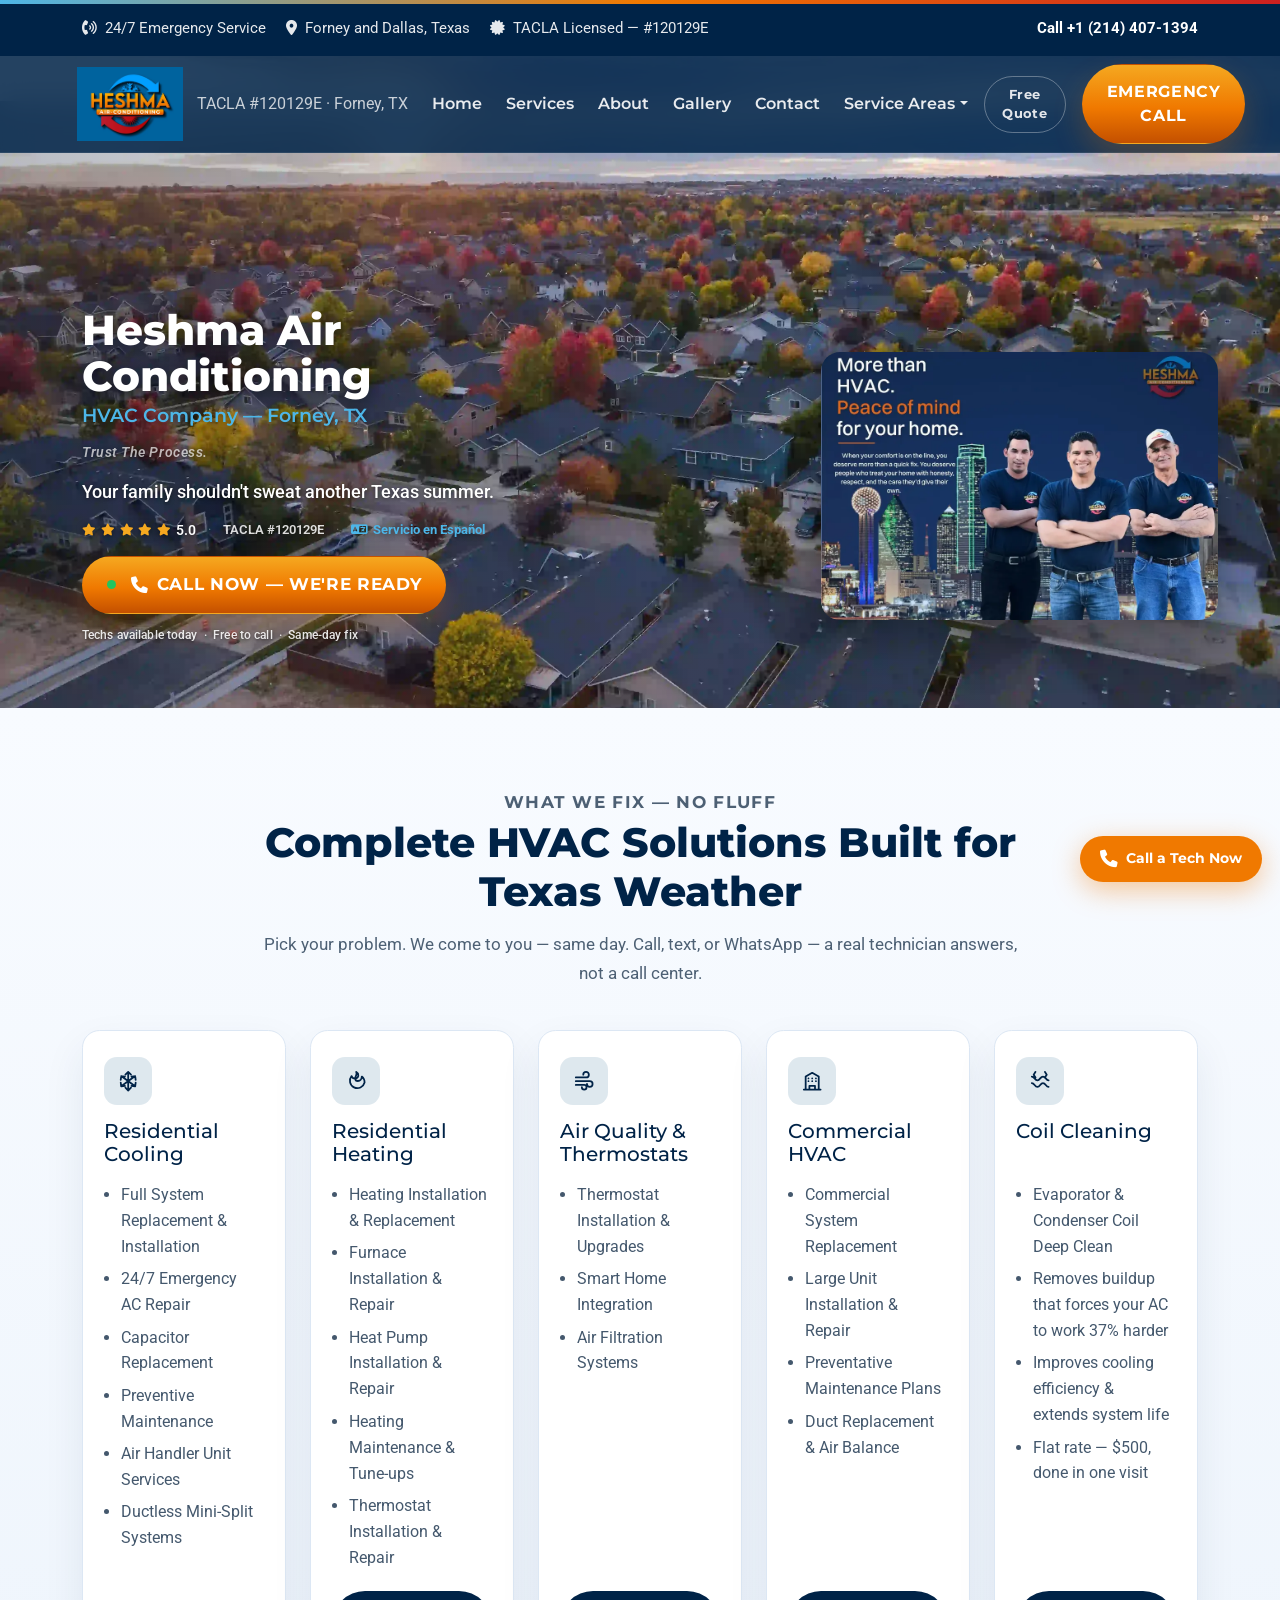
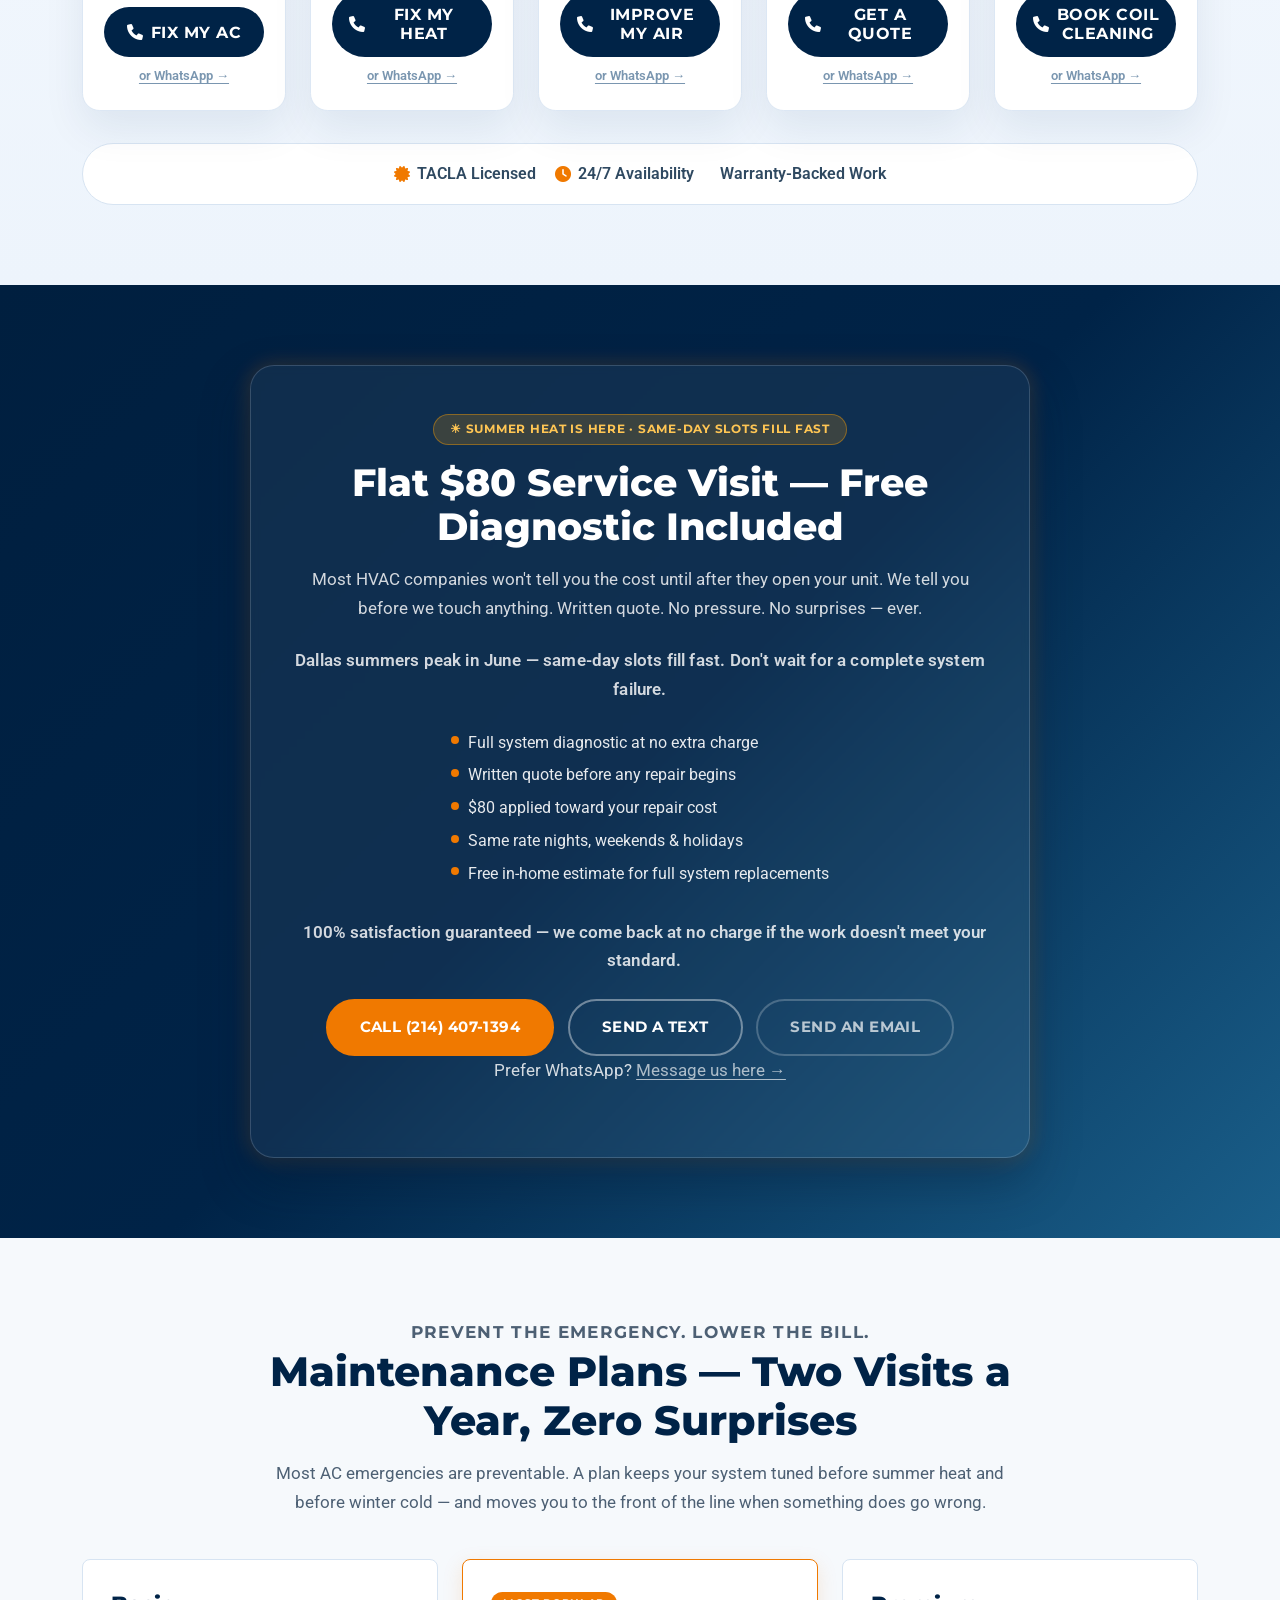
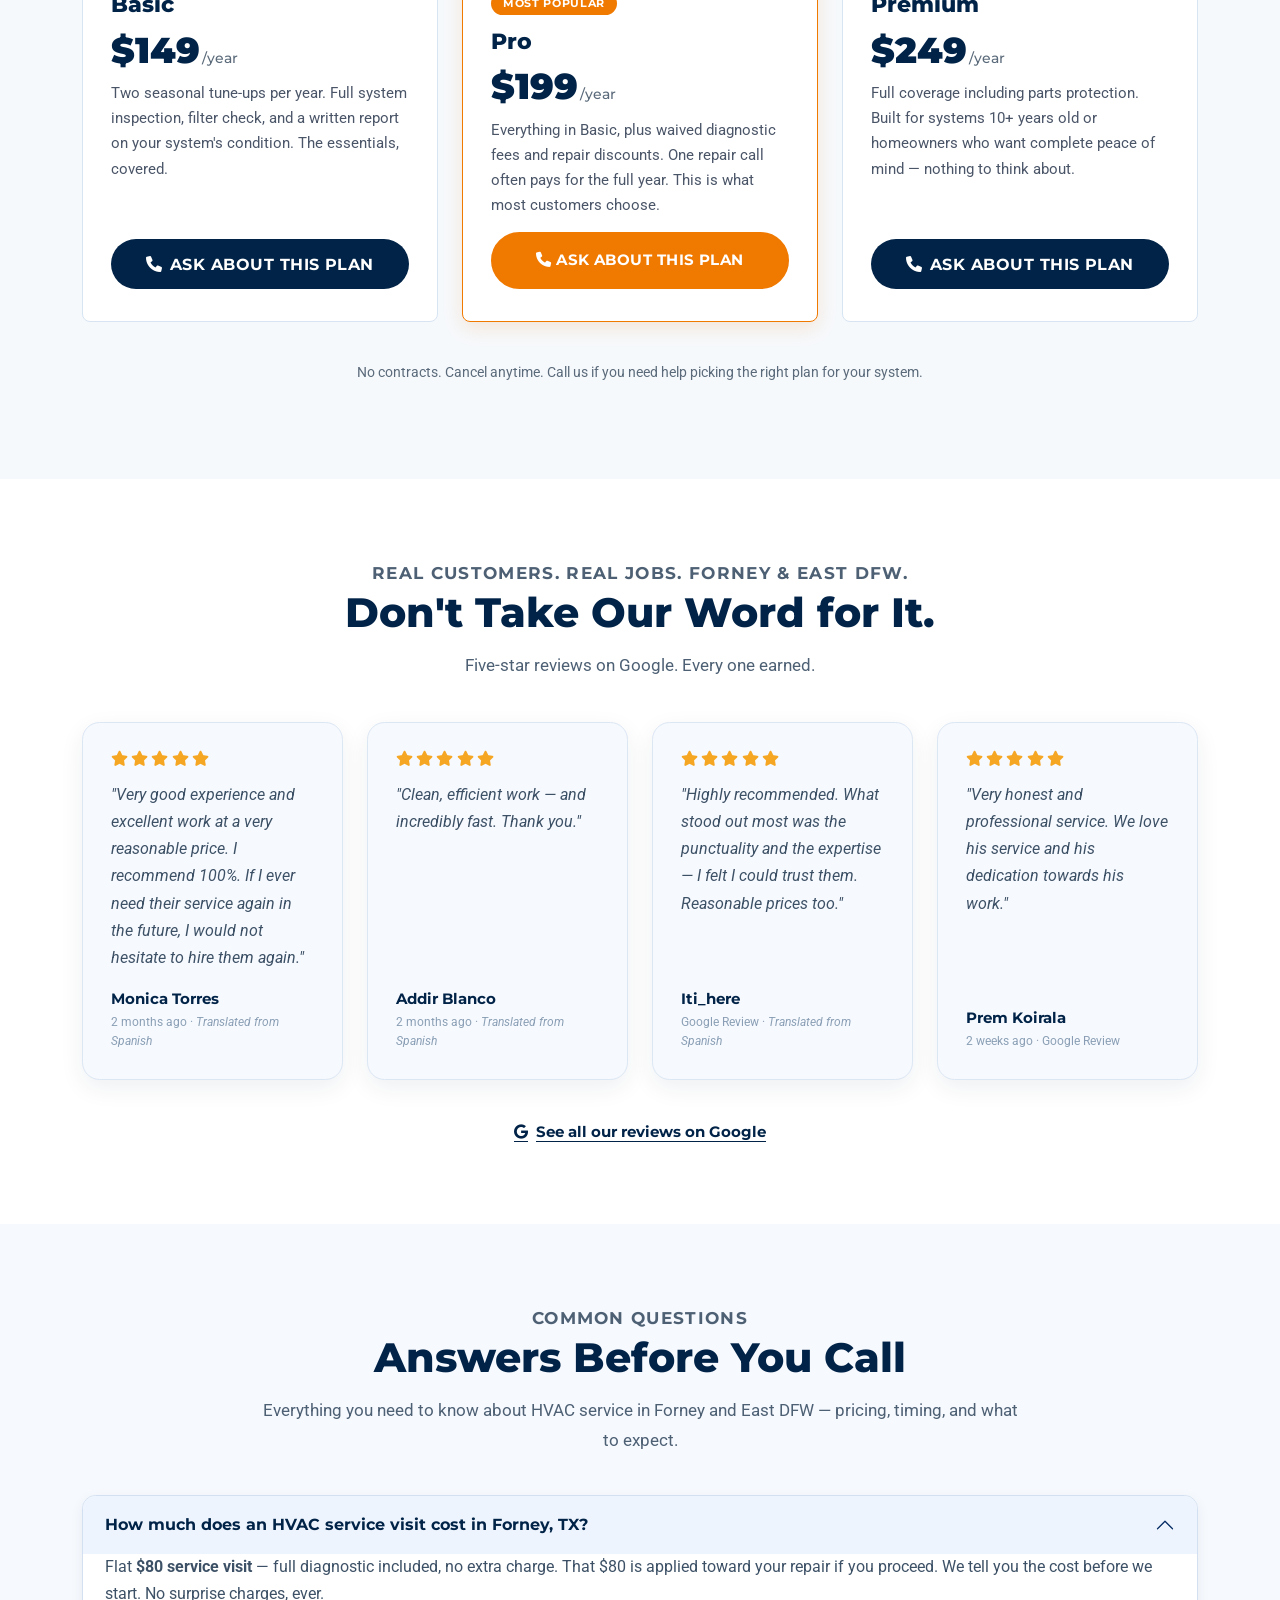
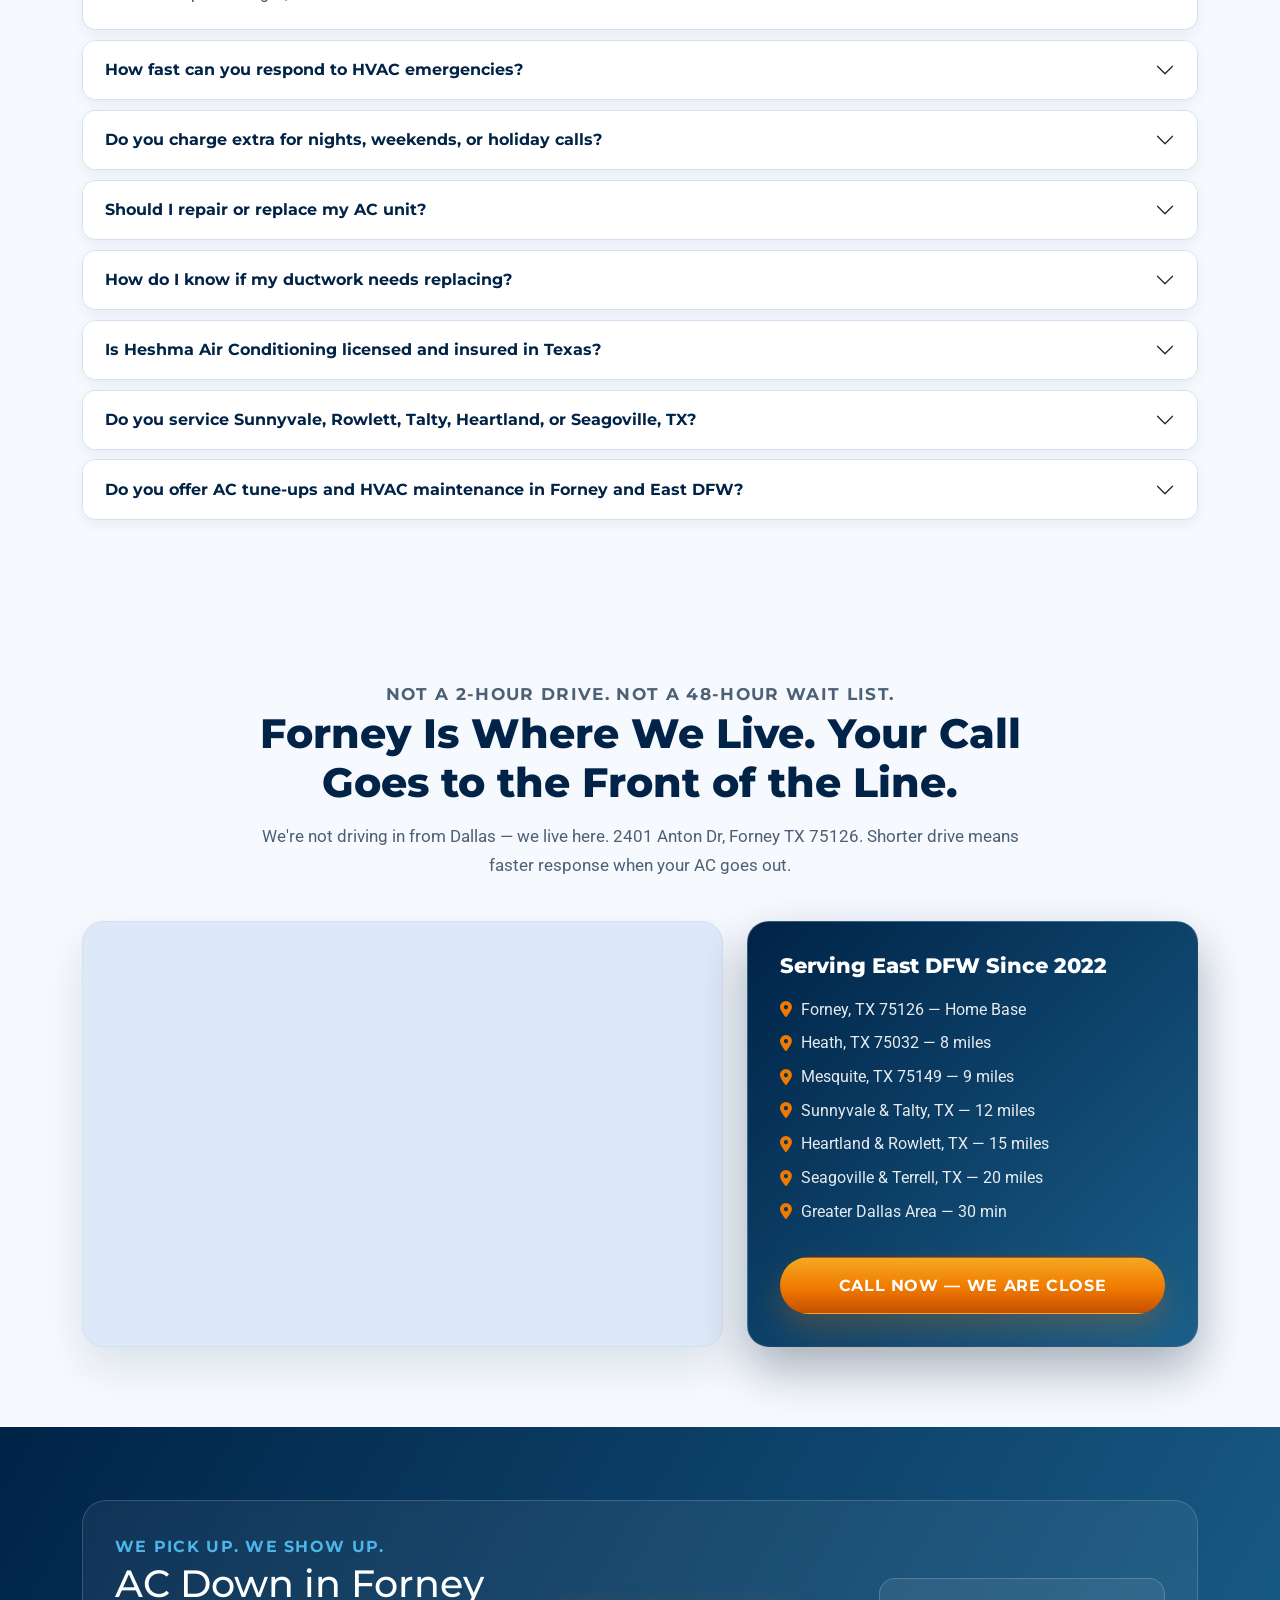
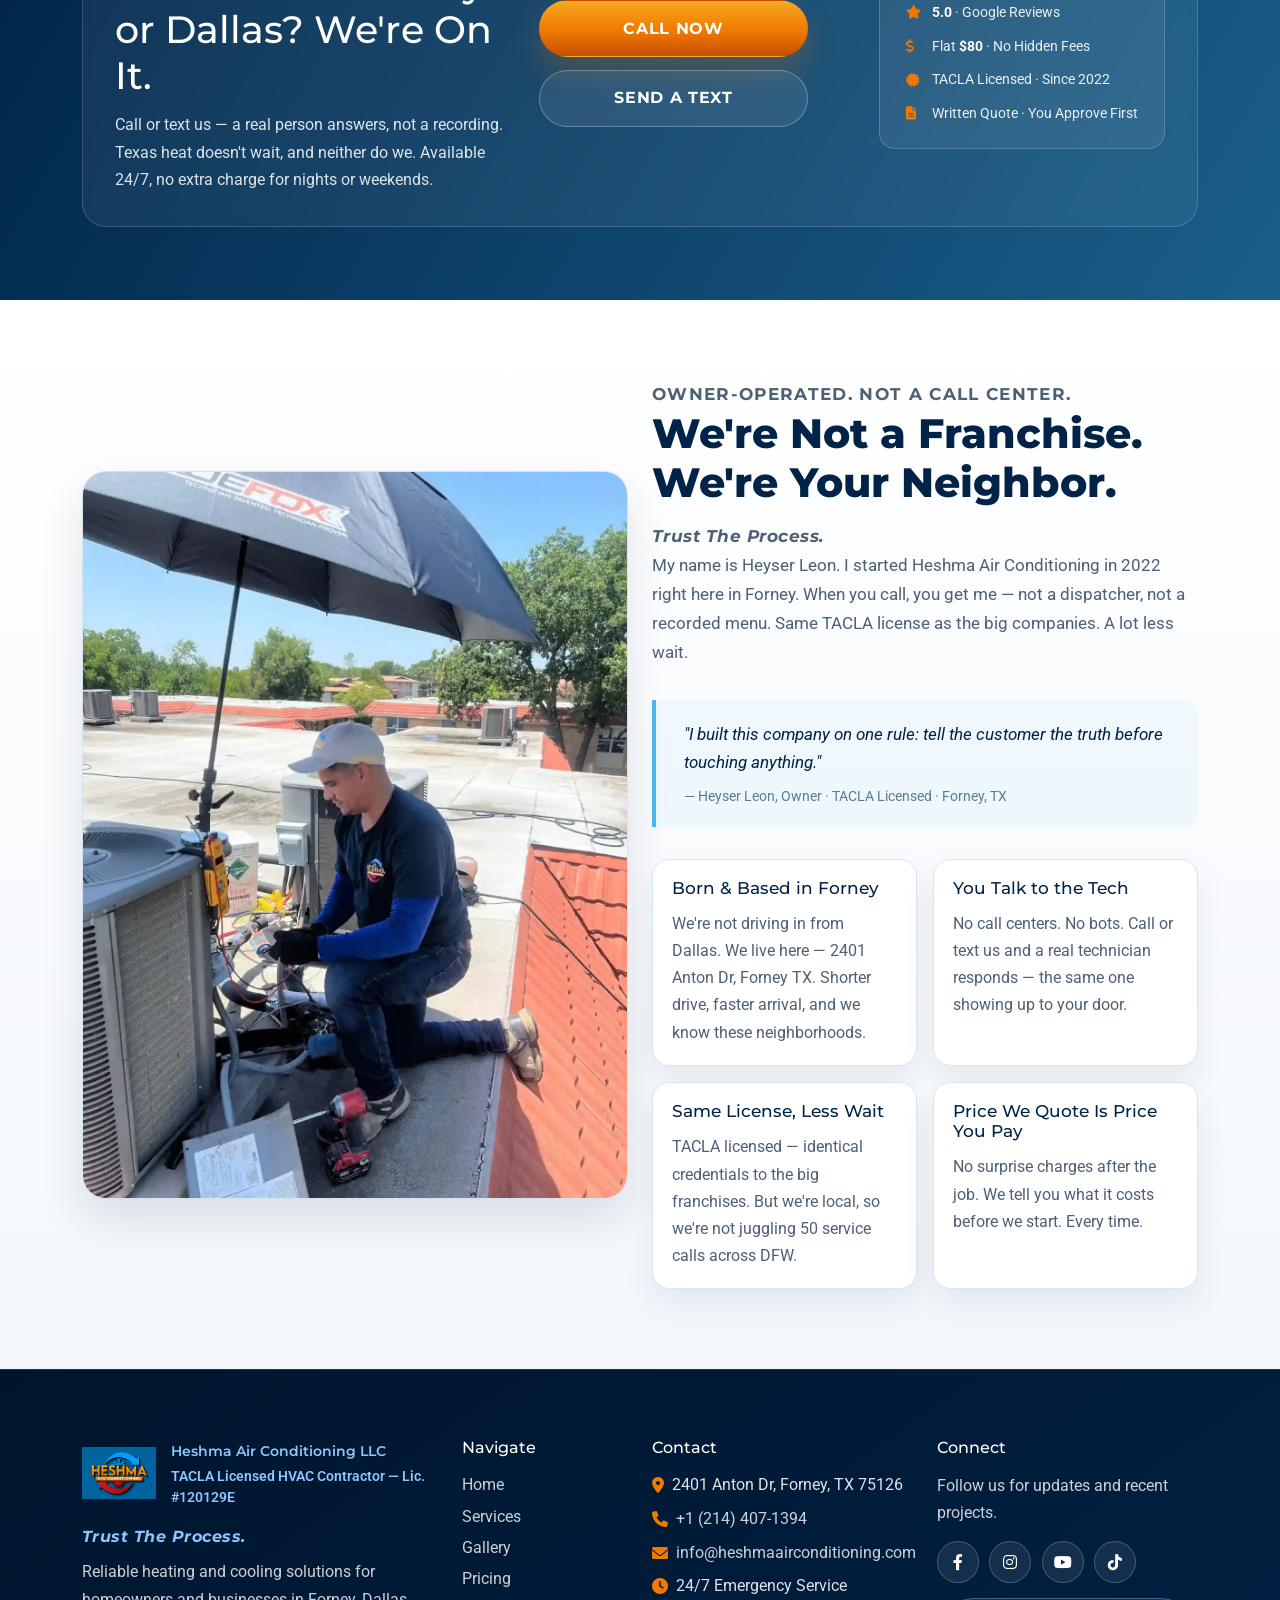
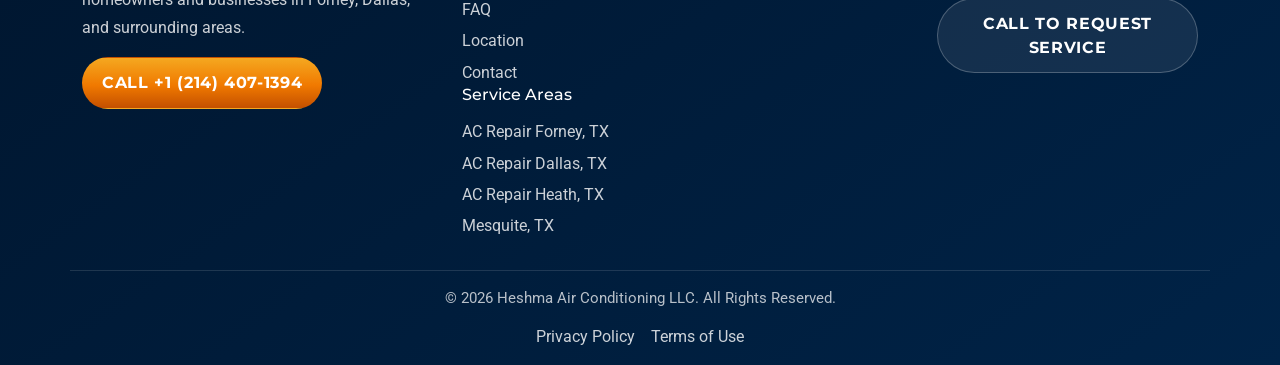
<file: index.html>
﻿<!DOCTYPE html>
<html lang="en">
<head>
	<meta charset="UTF-8">
	<meta name="viewport" content="width=device-width, initial-scale=1.0">
	<!-- Google tag (gtag.js) -->
	<script async src="https://www.googletagmanager.com/gtag/js?id=AW-10990584376"></script>
	<script>
	  window.dataLayer = window.dataLayer || [];
	  function gtag(){dataLayer.push(arguments);}
	  gtag('js', new Date());
	  gtag('config', 'AW-10990584376');
	</script>
	<title>Heshma Air Conditioning | HVAC Company Forney, TX | AC, Heating &amp; Cooling</title>
	<meta name="description" content="Local AC repair & HVAC service in Forney, TX. Owner-operated, TACLA licensed, no hidden fees. 24/7 emergency for Forney & Dallas — call or text.">
	<meta name="robots" content="index, follow">
	<link rel="icon" type="image/webp" href="css/img/logo-oficial.webp">
	<link rel="canonical" href="https://heshmaairconditioning.com/">
	<meta property="og:type" content="website">
	<meta property="og:title" content="Heshma Air Conditioning | HVAC Company Forney, TX | AC, Heating &amp; Cooling">
	<meta property="og:description" content="Local AC repair & HVAC service in Forney, TX. Owner-operated, TACLA licensed, no hidden fees. 24/7 emergency for Forney & Dallas — call or text.">
	<meta property="og:url" content="https://heshmaairconditioning.com/">
	<meta property="og:site_name" content="Heshma Air Conditioning">
	<meta property="og:image" content="https://heshmaairconditioning.com/css/img/hero-tecnico.webp">
	<meta property="og:image:alt" content="Heshma Air Conditioning licensed HVAC team serving Forney and Dallas TX">
	<meta property="og:image:width" content="1201">
	<meta property="og:image:height" content="1601">
	<meta property="og:locale" content="en_US">
	<meta name="twitter:card" content="summary_large_image">
	<meta name="twitter:title" content="Heshma Air Conditioning | HVAC Company Forney, TX | AC, Heating &amp; Cooling">
	<meta name="twitter:description" content="Local AC repair & HVAC service in Forney, TX. Owner-operated, TACLA licensed, no hidden fees. 24/7 emergency for Forney & Dallas — call or text.">
	<meta name="twitter:image" content="https://heshmaairconditioning.com/css/img/hero-tecnico.webp">
	<script type="application/ld+json">
	{
	  "@context": "https://schema.org",
	  "@graph": [
	    {
	      "@type": ["HVACBusiness", "LocalBusiness"],
	      "@id": "https://heshmaairconditioning.com/#business",
	      "name": "Heshma Air Conditioning LLC",
	      "legalName": "Heshma Air Conditioning LLC",
      "alternateName": ["Haisma Air Conditioning", "Haisma Heating and Cooling", "Heshma AC"],
	      "foundingDate": "2022",
	      "founder": {"@type": "Person", "name": "Heyser Leon"},
	      "url": "https://heshmaairconditioning.com/",
	      "logo": {
	        "@type": "ImageObject",
	        "url": "https://heshmaairconditioning.com/css/img/logo-oficial.webp"
	      },
	      "image": "https://heshmaairconditioning.com/css/img/hero-tecnico.webp",
	      "telephone": "+1-214-407-1394",
	      "email": "info@heshmaairconditioning.com",
	      "priceRange": "$$",
	      "address": {
	        "@type": "PostalAddress",
	        "streetAddress": "2401 Anton Dr",
	        "addressLocality": "Forney",
	        "addressRegion": "TX",
	        "postalCode": "75126",
	        "addressCountry": "US"
	      },
	      "geo": {
	        "@type": "GeoCoordinates",
	        "latitude": 32.73320,
	        "longitude": -96.46950
	      },
	      "areaServed": ["Forney", "Dallas", "Heath", "Mesquite", "Sunnyvale", "Talty", "Heartland", "Rowlett", "Seagoville", "Terrell", "Rockwall", "Greater Dallas Area", "Kaufman County", "Rockwall County", "Texas"],
	      "openingHoursSpecification": {
	        "@type": "OpeningHoursSpecification",
	        "dayOfWeek": ["Monday","Tuesday","Wednesday","Thursday","Friday","Saturday","Sunday"],
	        "opens": "00:00",
	        "closes": "23:59"
	      },
	      "sameAs": [
	        "https://www.facebook.com/HeshmaAir",
	        "https://www.instagram.com/heshmaairconditioning",
	        "https://www.yelp.com/biz/heshma-air-conditioning-forney-2",
	        "https://www.bbb.org/us/tx/forney/profile/air-conditioning-contractor/heshma-air-conditioning-0875-91340658",
	        "https://www.google.com/search?kgmid=/g/11s7l1b1cd",
	        "https://www.youtube.com/@hesmaairconditioning",
	        "https://www.tiktok.com/@heysersh2016"
	      ],
	      "aggregateRating": {
	        "@type": "AggregateRating",
	        "ratingValue": "5",
	        "reviewCount": "10",
	        "bestRating": "5",
	        "worstRating": "1"
	      },
	      "hasOfferCatalog": {
	        "@type": "OfferCatalog",
	        "name": "HVAC Services",
	        "itemListElement": [
	          {
	            "@type": "Offer",
	            "itemOffered": {
	              "@type": "Service",
	              "name": "Residential Cooling",
	              "description": "AC installation, replacement, 24/7 emergency AC repair, preventive maintenance, air handler unit services, and ductless mini-split systems in Forney and Dallas, TX."
	            }
	          },
	          {
	            "@type": "Offer",
	            "itemOffered": {
	              "@type": "Service",
	              "name": "Residential Heating",
	              "description": "Heating installation and replacement, furnace and heat pump installation and repair, heating maintenance and tune-ups, and thermostat services in Forney and Dallas, TX."
	            }
	          },
	          {
	            "@type": "Offer",
	            "itemOffered": {
	              "@type": "Service",
	              "name": "Air Quality & Thermostats",
	              "description": "Thermostat installation and upgrades, smart home integration, and air filtration systems in Forney and Dallas, TX."
	            }
	          },
	          {
	            "@type": "Offer",
	            "itemOffered": {
	              "@type": "Service",
	              "name": "Commercial HVAC",
	              "description": "Specialized commercial HVAC solutions, large unit installation and repair, preventive maintenance plans, and ductwork air balance in Forney and Dallas, TX."
	            }
	          },
	          {
	            "@type": "Offer",
	            "itemOffered": {
	              "@type": "Service",
	              "name": "Coil Cleaning",
	              "description": "Evaporator and condenser coil deep clean in Forney and Dallas, TX. Removes buildup that reduces efficiency. Flat rate service completed in a single visit."
	            }
	          }
	        ]
	      },
	      "hasCredential": {
	        "@type": "EducationalOccupationalCredential",
	        "name": "TACLA120129E",
	        "credentialCategory": "HVAC Contractor License",
	        "recognizedBy": {
	          "@type": "GovernmentOrganization",
	          "name": "Texas Department of Licensing and Regulation"
	        }
	      }
	    },
	    {
	      "@type": "WebSite",
	      "@id": "https://heshmaairconditioning.com/#website",
	      "url": "https://heshmaairconditioning.com/",
	      "name": "Heshma Air Conditioning",
	      "publisher": { "@id": "https://heshmaairconditioning.com/#business" }
	    },
	    {
	      "@type": "WebPage",
	      "@id": "https://heshmaairconditioning.com/#webpage",
	      "url": "https://heshmaairconditioning.com/",
	      "name": "Heshma Air Conditioning | HVAC Company Forney, TX | AC, Heating & Cooling",
	      "description": "Owner-operated HVAC company in Forney, TX. AC repair, furnace repair & 24/7 emergency HVAC for Forney, Dallas, Heath & Mesquite. TACLA licensed. No hidden fees.",
	      "inLanguage": "en-US",
	      "isPartOf": { "@id": "https://heshmaairconditioning.com/#website" },
	      "about": { "@id": "https://heshmaairconditioning.com/#business" },
	      "dateModified": "2026-07-01",
      "keywords": "HVAC company Forney TX, AC repair Forney TX, heating and cooling Forney TX, HVAC contractor East DFW, emergency HVAC repair, furnace repair Forney TX, AC tune-up Forney TX"
	    },
	    {
	      "@type": "FAQPage",
	      "@id": "https://heshmaairconditioning.com/#faq",
	      "isPartOf": { "@id": "https://heshmaairconditioning.com/#webpage" },
	      "mainEntity": [
	        {
	          "@type": "Question",
	          "name": "How much does an HVAC service visit cost in Forney, TX?",
	          "acceptedAnswer": {
	            "@type": "Answer",
	            "text": "Flat $80 service visit — full diagnostic included, no extra charge. That $80 is applied toward your repair if you proceed. We tell you the cost before we start. No surprise charges, ever."
	          }
	        },
	        {
	          "@type": "Question",
	          "name": "How fast can you respond to HVAC emergencies?",
	          "acceptedAnswer": {
	            "@type": "Answer",
	            "text": "Same-day service in Forney, Heath, Mesquite, and the greater Dallas area. For emergencies we respond 24 hours a day, 7 days a week — including weekends and holidays. No extra charge for off-hours calls."
	          }
	        },
	        {
	          "@type": "Question",
	          "name": "Do you charge extra for nights, weekends, or holiday calls?",
	          "acceptedAnswer": {
	            "@type": "Answer",
	            "text": "No. The flat $80 service visit applies any day, any time. No after-hours surcharges, no weekend fees, no holiday markups. The price is the price."
	          }
	        },
	        {
	          "@type": "Question",
	          "name": "Should I repair or replace my AC unit?",
	          "acceptedAnswer": {
	            "@type": "Answer",
	            "text": "General rule: if your system is under 10 years old and the repair costs less than half the price of a replacement, repair usually makes sense. We give you an honest written assessment before you decide — no pressure to upgrade."
	          }
	        },
	        {
	          "@type": "Question",
	          "name": "How do I know if my ductwork needs replacing?",
	          "acceptedAnswer": {
	            "@type": "Answer",
	            "text": "Watch for rooms that won't cool evenly, unusually high energy bills, or a system over 15 years old. Old ducts can lose up to 30% of conditioned air through cracks before it reaches your vents. We inspect ductwork as part of every service visit at no extra charge."
	          }
	        },
	        {
	          "@type": "Question",
	          "name": "Is Heshma Air Conditioning licensed and insured in Texas?",
	          "acceptedAnswer": {
	            "@type": "Answer",
	            "text": "Yes. Heshma Air Conditioning LLC is TACLA licensed — the same credential required of all HVAC contractors in Texas — and fully insured. Owner-operated and serving Forney and East DFW since 2022."
	          }
	        },
	        {
	          "@type": "Question",
	          "name": "Do you service Sunnyvale, Rowlett, Talty, Heartland, or Seagoville, TX?",
	          "acceptedAnswer": {
	            "@type": "Answer",
	            "text": "Yes. We serve all of East DFW including Sunnyvale, Talty, Heartland, Rowlett, Seagoville, and Terrell — most within 20 miles of our Forney base. Same flat $80 service visit, same 24/7 availability. No extra travel charge for these areas."
	          }
	        },
	        {
	          "@type": "Question",
	          "name": "Do you offer AC tune-ups and HVAC maintenance in Forney and East DFW?",
	          "acceptedAnswer": {
	            "@type": "Answer",
	            "text": "Yes. We offer seasonal AC tune-ups, furnace tune-ups, and full HVAC maintenance visits throughout Forney, Heath, Mesquite, Sunnyvale, Rowlett, and surrounding East DFW areas. A tune-up catches small problems before they become expensive failures — especially important before Texas summer heat peaks."
	          }
	        }
	      ]
	    }
	  ]
	}
	</script>
	<link rel="preconnect" href="https://fonts.googleapis.com">
	<link rel="preconnect" href="https://fonts.gstatic.com" crossorigin>
	<link rel="preload" as="style" href="https://fonts.googleapis.com/css2?family=Montserrat:wght@600;700;800&family=Roboto:wght@400;700&display=swap" onload="this.onload=null;this.rel='stylesheet'">
	<noscript><link rel="stylesheet" href="https://fonts.googleapis.com/css2?family=Montserrat:wght@600;700;800&family=Roboto:wght@400;700&display=swap"></noscript>
	<link rel="preload" as="image" href="css/img/fondo-forney.webp" type="image/webp" imagesrcset="css/img/fondo-forney.webp" fetchpriority="high">
	<link href="https://cdn.jsdelivr.net/npm/bootstrap@5.3.3/dist/css/bootstrap.min.css" rel="stylesheet" integrity="sha384-QWTKZyjpPEjISv5WaRU9OFeRpok6YctnYmDr5pNlyT2bRjXh0JMhjY6hW+ALEwIH" crossorigin="anonymous">
	<link rel="preload" as="style" href="https://cdnjs.cloudflare.com/ajax/libs/font-awesome/6.0.0/css/all.min.css" integrity="sha512-9usAa10IRO0HhonpyAIVpjrylPvoDwiPUiKdWk5t3PyolY1cOd4DSE0Ga+ri4AuTroPR5aQvXU9xC6qOPnzFeg==" crossorigin="anonymous" onload="this.onload=null;this.rel='stylesheet'">
	<noscript><link rel="stylesheet" href="https://cdnjs.cloudflare.com/ajax/libs/font-awesome/6.0.0/css/all.min.css" integrity="sha512-9usAa10IRO0HhonpyAIVpjrylPvoDwiPUiKdWk5t3PyolY1cOd4DSE0Ga+ri4AuTroPR5aQvXU9xC6qOPnzFeg==" crossorigin="anonymous"></noscript>
	<link rel="stylesheet" href="css/heshma.css">
	<link rel="stylesheet" href="css/cookie-consent.css">
</head>
<body>
	<a class="visually-hidden-focusable skip-link" href="#main-content">Skip to main content</a>

	<div class="top-contact-bar">
		<div class="container">
			<div class="top-contact-bar__content">
				<div class="top-contact-bar__items" aria-label="Company service highlights">
					<span><i class="fa-solid fa-phone-volume" aria-hidden="true"></i> 24/7 Emergency Service</span>
					<span><i class="fa-solid fa-location-dot" aria-hidden="true"></i> Forney and Dallas, Texas</span>
					<span><i class="fa-solid fa-certificate" aria-hidden="true"></i> TACLA Licensed &mdash; #120129E</span>
				</div>
				<a class="top-contact-bar__call" href="tel:+12144071394" aria-label="Call Heshma Air Conditioning now at 214 407 1394">Call +1 (214) 407-1394</a>
			</div>
		</div>
	</div>

	<header class="site-header">
		<nav class="navbar navbar-expand-lg fixed-top site-navbar" aria-label="Primary navigation">
			<div class="container">
				<a class="navbar-brand site-brand" href="#hero" aria-label="Heshma Air Conditioning home">
					<img src="css/img/logo-oficial.webp" alt="Heshma Air Conditioning logo" width="120" height="84">
					<span>
						<small>TACLA #120129E &middot; Forney, TX</small>
					</span>
				</a>

				<button class="navbar-toggler site-navbar__toggler" type="button" data-bs-toggle="collapse" data-bs-target="#mainNavigation" aria-controls="mainNavigation" aria-expanded="false" aria-label="Toggle navigation">
					<span class="navbar-toggler-icon"></span>
				</button>

				<div class="collapse navbar-collapse" id="mainNavigation">
					<ul class="navbar-nav ms-auto align-items-lg-center gap-lg-2">
						<li class="nav-item"><a class="nav-link" href="#hero" aria-current="page">Home</a></li>
						<li class="nav-item"><a class="nav-link" href="#services">Services</a></li>
						<li class="nav-item"><a class="nav-link" href="#about-preview">About</a></li>
						<li class="nav-item"><a class="nav-link" href="gallery.html">Gallery</a></li>
						<!-- <li class="nav-item"><a class="nav-link" href="financing.html">Financing</a></li> -->
						<li class="nav-item"><a class="nav-link" href="#contact">Contact</a></li>
						<li class="nav-item dropdown">
							<a class="nav-link dropdown-toggle" href="#" role="button" data-bs-toggle="dropdown" aria-expanded="false">Service Areas</a>
							<ul class="dropdown-menu">
								<li><a class="dropdown-item" href="ac-repair-forney-tx.html">Forney, TX</a></li>
								<li><a class="dropdown-item" href="ac-repair-dallas-tx.html">Dallas, TX</a></li>
								<li><a class="dropdown-item" href="ac-repair-heath-tx.html">Heath, TX</a></li>
								<li><a class="dropdown-item" href="ac-repair-mesquite-tx.html">Mesquite, TX</a></li>
							</ul>
						</li>
						<li class="nav-item mt-2 mt-lg-0">
							<a class="btn btn-nav-quote js-whatsapp-trigger" href="#" data-whatsapp-service="quote" data-whatsapp-source="nav-quote" aria-label="Request a free HVAC quote">Free Quote</a>
						</li>
						<li class="nav-item ms-lg-2 mt-2 mt-lg-0">
							<a class="btn btn-emergency" href="tel:+12144071394" aria-label="Emergency call to Heshma Air Conditioning">Emergency Call</a>
						</li>
					</ul>
				</div>
			</div>
		</nav>
	</header>

	<main id="main-content">
		<section class="hero-section hero-section--forney" id="hero" aria-labelledby="hero-title">
			<div class="container">
				<div class="row align-items-center g-4">
					<div class="col-md-7">
						<div class="hero-cta-overlay">
							<h1 id="hero-title" class="hero-headline">
								Heshma Air Conditioning
								<span class="hero-headline__sub">HVAC Company — Forney, TX</span>
							</h1>
							<p class="hero-motto">Trust The Process.</p>
							<p class="hero-subline">Your family shouldn't sweat another Texas summer.</p>
							<div class="hero-trust-strip">
								<span class="hero-trust-stars" aria-label="5 out of 5 stars">
									<i class="fa-solid fa-star" aria-hidden="true"></i>
									<i class="fa-solid fa-star" aria-hidden="true"></i>
									<i class="fa-solid fa-star" aria-hidden="true"></i>
									<i class="fa-solid fa-star" aria-hidden="true"></i>
									<i class="fa-solid fa-star" aria-hidden="true"></i>
									5.0
								</span>
								<span class="hero-trust-sep" aria-hidden="true">·</span>
								<span class="hero-trust-license">TACLA #120129E</span>
								<span class="hero-trust-sep" aria-hidden="true">·</span>
								<span class="hero-trust-lang"><i class="fa-solid fa-language" aria-hidden="true"></i> Servicio en Español</span>
							</div>
							<a class="btn btn-hero-primary hero-call-btn" href="tel:+12144071394" aria-label="Call for same-day HVAC service in Forney TX">
								<span class="hero-call-live" aria-hidden="true"></span>
								<i class="fa-solid fa-phone" aria-hidden="true"></i> Call Now — We're Ready
							</a>
							<p class="hero-call-sub">Techs available today &nbsp;·&nbsp; Free to call &nbsp;·&nbsp; Same-day fix</p>
						</div>
					</div>
					<div class="col-md-5 text-center">
						<img class="hero-truck-img" src="css/img/banner1.webp" alt="Heshma Air Conditioning HVAC team — Forney, TX" width="1200" height="800" loading="eager">
					</div>
				</div>
			</div>
		</section>

		<section class="services-section" id="services" aria-labelledby="services-title">
			<div class="container">
				<div class="section-heading text-center">
					<p class="section-heading__eyebrow">What We Fix — No Fluff</p>
					<h2 id="services-title">Complete HVAC Solutions Built for Texas Weather</h2>
					<p>Pick your problem. We come to you — same day. Call, text, or WhatsApp — a real technician answers, not a call center.</p>
				</div>

				<div class="row g-4 justify-content-center">
					<div class="col-xl col-lg-4 col-md-6">
						<article class="service-card" aria-labelledby="service-cooling-title">
							<div class="service-card__icon" aria-hidden="true">
								<svg class="service-card__icon-svg" viewBox="0 0 24 24" aria-hidden="true" focusable="false">
									<path d="M12 2v20M4.5 6.5L19.5 17.5M4.5 17.5L19.5 6.5M12 2l3 3M12 2l-3 3M12 22l3-3M12 22l-3-3M4.5 6.5l4 .5M4.5 6.5l-.5 4M19.5 17.5l-4-.5M19.5 17.5l.5-4M4.5 17.5l4-.5M4.5 17.5l-.5-4M19.5 6.5l-4 .5M19.5 6.5l.5 4"/>
								</svg>
							</div>
							<h3 id="service-cooling-title">Residential Cooling</h3>
							<ul>
								<li>Full System Replacement &amp; Installation</li>
								<li>24/7 Emergency AC Repair</li>
								<li>Capacitor Replacement</li>
								<li>Preventive Maintenance</li>
								<li>Air Handler Unit Services</li>
								<li>Ductless Mini-Split Systems</li>
							</ul>
							<a class="btn btn-service" href="tel:+12144071394" aria-label="Call to fix your AC now"><i class="fa-solid fa-phone" aria-hidden="true"></i> Fix My AC</a>
							<a class="service-card__wa-link js-whatsapp-trigger" href="#" data-whatsapp-service="cooling" data-whatsapp-source="services-cooling" aria-label="WhatsApp for cooling service">or WhatsApp →</a>
						</article>
					</div>

					<div class="col-xl col-lg-4 col-md-6">
						<article class="service-card" aria-labelledby="service-heating-title">
							<div class="service-card__icon" aria-hidden="true">
								<svg class="service-card__icon-svg" viewBox="0 0 24 24" aria-hidden="true" focusable="false">
									<path d="M12 2c1.5 3-1 4.5-1 7 0 1.6 1.2 2.8 2.8 2.8 2.5 0 4.2-2.3 4.2-4.8 2 1.6 3 4 3 6.5A8 8 0 1 1 7 6.5c.6 1.7 2.1 2.8 3.8 2.8 2.4 0 4.2-2.1 3.2-5.3Z"/>
								</svg>
							</div>
							<h3 id="service-heating-title">Residential Heating</h3>
							<ul>
								<li>Heating Installation &amp; Replacement</li>
								<li>Furnace Installation &amp; Repair</li>
								<li>Heat Pump Installation &amp; Repair</li>
								<li>Heating Maintenance &amp; Tune-ups</li>
								<li>Thermostat Installation &amp; Repair</li>
							</ul>
							<a class="btn btn-service" href="tel:+12144071394" aria-label="Call to fix your heating now"><i class="fa-solid fa-phone" aria-hidden="true"></i> Fix My Heat</a>
							<a class="service-card__wa-link js-whatsapp-trigger" href="#" data-whatsapp-service="heating" data-whatsapp-source="services-heating" aria-label="WhatsApp for heating service">or WhatsApp →</a>
						</article>
					</div>

					<div class="col-xl col-lg-4 col-md-6">
						<article class="service-card" aria-labelledby="service-iaq-title">
							<div class="service-card__icon" aria-hidden="true">
								<svg class="service-card__icon-svg" viewBox="0 0 24 24" aria-hidden="true" focusable="false">
									<path d="M3 8h11a3 3 0 1 0-3-3M3 12h15a3 3 0 1 1-3 3M3 16h9a2.5 2.5 0 1 1-2.5 2.5"/>
								</svg>
							</div>
							<h3 id="service-iaq-title">Air Quality &amp; Thermostats</h3>
							<ul>
								<li>Thermostat Installation &amp; Upgrades</li>
								<li>Smart Home Integration</li>
								<li>Air Filtration Systems</li>
							</ul>
							<a class="btn btn-service" href="tel:+12144071394" aria-label="Call to improve your air quality now"><i class="fa-solid fa-phone" aria-hidden="true"></i> Improve My Air</a>
							<a class="service-card__wa-link js-whatsapp-trigger" href="#" data-whatsapp-service="iaq" data-whatsapp-source="services-iaq" aria-label="WhatsApp for air quality service">or WhatsApp →</a>
						</article>
					</div>

					<div class="col-xl col-lg-4 col-md-6">
						<article class="service-card" aria-labelledby="service-commercial-title">
							<div class="service-card__icon" aria-hidden="true">
								<svg class="service-card__icon-svg" viewBox="0 0 24 24" aria-hidden="true" focusable="false">
									<path d="M3 21h18M5 21V7l7-4 7 4v14M9 21v-4h6v4M8 9h.01M12 9h.01M16 9h.01M8 12h.01M12 12h.01M16 12h.01"/>
								</svg>
							</div>
							<h3 id="service-commercial-title">Commercial HVAC</h3>
							<ul>
								<li>Commercial System Replacement</li>
								<li>Large Unit Installation &amp; Repair</li>
								<li>Preventative Maintenance Plans</li>
								<li>Duct Replacement &amp; Air Balance</li>
							</ul>
							<a class="btn btn-service" href="tel:+12144071394" aria-label="Call for a commercial HVAC quote"><i class="fa-solid fa-phone" aria-hidden="true"></i> Get a Quote</a>
							<a class="service-card__wa-link js-whatsapp-trigger" href="#" data-whatsapp-service="commercial" data-whatsapp-source="services-commercial" aria-label="WhatsApp for commercial HVAC service">or WhatsApp →</a>
						</article>
					</div>

					<div class="col-xl col-lg-4 col-md-6">
						<article class="service-card" aria-labelledby="service-coil-title">
							<div class="service-card__icon" aria-hidden="true">
								<svg class="service-card__icon-svg" viewBox="0 0 24 24" aria-hidden="true" focusable="false">
									<path d="M3 7c3 0 3 4 6 4s3-4 6-4 3 4 6 4M3 14c3 0 3 4 6 4s3-4 6-4 3 4 6 4M17 2l2 3-2 3M7 2L5 5l2 3"/>
								</svg>
							</div>
							<h3 id="service-coil-title">Coil Cleaning</h3>
							<ul>
								<li>Evaporator &amp; Condenser Coil Deep Clean</li>
								<li>Removes buildup that forces your AC to work 37% harder</li>
								<li>Improves cooling efficiency &amp; extends system life</li>
								<li>Flat rate — $500, done in one visit</li>
							</ul>
							<a class="btn btn-service" href="tel:+12144071394" aria-label="Call to book a coil cleaning"><i class="fa-solid fa-phone" aria-hidden="true"></i> Book Coil Cleaning</a>
							<a class="service-card__wa-link js-whatsapp-trigger" href="#" data-whatsapp-service="coil-cleaning" data-whatsapp-source="services-coil" aria-label="WhatsApp for coil cleaning service">or WhatsApp →</a>
						</article>
					</div>
				</div>

				<div class="services-section__trust" role="note" aria-label="Trust indicators">
					<span><i class="fa-solid fa-certificate" aria-hidden="true"></i> TACLA Licensed</span>
					<span><i class="fa-solid fa-clock" aria-hidden="true"></i> 24/7 Availability</span>
					<span><i class="fa-solid fa-shield-halved" aria-hidden="true"></i> Warranty-Backed Work</span>
				</div>
			</div>
		</section>

		<section class="offer-section" id="offer" aria-labelledby="offer-title">
			<div class="container">
				<div class="offer-card">
					<span class="offer-card__badge">&#9728; Summer Heat Is Here &middot; Same-Day Slots Fill Fast</span>
					<h2 id="offer-title">Flat $80 Service Visit — Free Diagnostic Included</h2>
					<p>Most HVAC companies won't tell you the cost until after they open your unit. We tell you before we touch anything. Written quote. No pressure. No surprises — ever.</p>
					<p class="offer-card__urgency">Dallas summers peak in June &mdash; same-day slots fill fast. Don't wait for a complete system failure.</p>
					<ul class="offer-card__list">
						<li>Full system diagnostic at no extra charge</li>
						<li>Written quote before any repair begins</li>
						<li>$80 applied toward your repair cost</li>
						<li>Same rate nights, weekends &amp; holidays</li>
						<li>Free in-home estimate for full system replacements</li>
					</ul>
					<p class="offer-card__guarantee"><i class="fa-solid fa-shield-halved" aria-hidden="true"></i> 100% satisfaction guaranteed &mdash; we come back at no charge if the work doesn't meet your standard.</p>
					<div class="offer-card__actions">
						<a class="btn btn-offer-primary" href="tel:+12144071394" aria-label="Call Heshma Air Conditioning at 214 407 1394">Call (214) 407-1394</a>
						<a class="btn btn-offer-secondary" href="sms:+12144071394" aria-label="Send a text message to Heshma Air Conditioning">Send a Text</a>
						<a class="btn btn-offer-email" href="mailto:info@heshmaairconditioning.com" aria-label="Email Heshma Air Conditioning">Send an Email</a>
					</div>
					<p class="offer-card__whatsapp">Prefer WhatsApp? <a class="js-whatsapp-trigger" href="#" data-whatsapp-service="quote" data-whatsapp-source="offer-section" aria-label="Contact Heshma Air Conditioning on WhatsApp">Message us here →</a></p>
				</div>
			</div>
		</section>

		<section class="plans-section" id="maintenance-plans" aria-labelledby="plans-title">
			<div class="container">
				<div class="section-heading text-center">
					<p class="section-heading__eyebrow">Prevent the Emergency. Lower the Bill.</p>
					<h2 id="plans-title">Maintenance Plans — Two Visits a Year, Zero Surprises</h2>
					<p>Most AC emergencies are preventable. A plan keeps your system tuned before summer heat and before winter cold — and moves you to the front of the line when something does go wrong.</p>
				</div>
				<div class="row g-4 justify-content-center">
					<div class="col-lg-4 col-md-6">
						<article class="plan-card" aria-label="Basic maintenance plan">
							<h3 class="plan-card__name">Basic</h3>
							<p class="plan-card__price">$149<span>/year</span></p>
							<p class="plan-card__desc">Two seasonal tune-ups per year. Full system inspection, filter check, and a written report on your system's condition. The essentials, covered.</p>
							<a class="btn btn-service" href="tel:+12144071394" aria-label="Call about the Basic maintenance plan"><i class="fa-solid fa-phone" aria-hidden="true"></i> Ask About This Plan</a>
						</article>
					</div>
					<div class="col-lg-4 col-md-6">
						<article class="plan-card plan-card--featured" aria-label="Pro maintenance plan">
							<span class="plan-card__badge">Most Popular</span>
							<h3 class="plan-card__name">Pro</h3>
							<p class="plan-card__price">$199<span>/year</span></p>
							<p class="plan-card__desc">Everything in Basic, plus waived diagnostic fees and repair discounts. One repair call often pays for the full year. This is what most customers choose.</p>
							<a class="btn btn-offer-primary" href="tel:+12144071394" aria-label="Call about the Pro maintenance plan"><i class="fa-solid fa-phone" aria-hidden="true"></i> Ask About This Plan</a>
						</article>
					</div>
					<div class="col-lg-4 col-md-6">
						<article class="plan-card" aria-label="Premium maintenance plan">
							<h3 class="plan-card__name">Premium</h3>
							<p class="plan-card__price">$249<span>/year</span></p>
							<p class="plan-card__desc">Full coverage including parts protection. Built for systems 10+ years old or homeowners who want complete peace of mind — nothing to think about.</p>
							<a class="btn btn-service" href="tel:+12144071394" aria-label="Call about the Premium maintenance plan"><i class="fa-solid fa-phone" aria-hidden="true"></i> Ask About This Plan</a>
						</article>
					</div>
				</div>
				<p class="plans-section__note text-center">No contracts. Cancel anytime. Call us if you need help picking the right plan for your system.</p>
			</div>
		</section>

		<section class="reviews-section" id="reviews" aria-labelledby="reviews-title">
			<div class="container">
				<div class="section-heading text-center">
					<p class="section-heading__eyebrow">Real Customers. Real Jobs. Forney &amp; East DFW.</p>
					<h2 id="reviews-title">Don't Take Our Word for It.</h2>
					<p>Five-star reviews on Google. Every one earned.</p>
				</div>

				<div class="row g-4 justify-content-center">

					<div class="col-xl-3 col-lg-4 col-md-6">
						<article class="review-card">
							<div class="review-card__stars" aria-label="5 out of 5 stars">
								<i class="fa-solid fa-star" aria-hidden="true"></i>
								<i class="fa-solid fa-star" aria-hidden="true"></i>
								<i class="fa-solid fa-star" aria-hidden="true"></i>
								<i class="fa-solid fa-star" aria-hidden="true"></i>
								<i class="fa-solid fa-star" aria-hidden="true"></i>
							</div>
							<blockquote class="review-card__text">
								"Very good experience and excellent work at a very reasonable price. I recommend 100%. If I ever need their service again in the future, I would not hesitate to hire them again."
							</blockquote>
							<footer class="review-card__footer">
								<span class="review-card__name">Monica Torres</span>
								<span class="review-card__meta">2 months ago &middot; <span class="review-card__translated">Translated from Spanish</span></span>
							</footer>
						</article>
					</div>

					<div class="col-xl-3 col-lg-4 col-md-6">
						<article class="review-card">
							<div class="review-card__stars" aria-label="5 out of 5 stars">
								<i class="fa-solid fa-star" aria-hidden="true"></i>
								<i class="fa-solid fa-star" aria-hidden="true"></i>
								<i class="fa-solid fa-star" aria-hidden="true"></i>
								<i class="fa-solid fa-star" aria-hidden="true"></i>
								<i class="fa-solid fa-star" aria-hidden="true"></i>
							</div>
							<blockquote class="review-card__text">
								"Clean, efficient work — and incredibly fast. Thank you."
							</blockquote>
							<footer class="review-card__footer">
								<span class="review-card__name">Addir Blanco</span>
								<span class="review-card__meta">2 months ago &middot; <span class="review-card__translated">Translated from Spanish</span></span>
							</footer>
						</article>
					</div>

					<div class="col-xl-3 col-lg-4 col-md-6">
						<article class="review-card">
							<div class="review-card__stars" aria-label="5 out of 5 stars">
								<i class="fa-solid fa-star" aria-hidden="true"></i>
								<i class="fa-solid fa-star" aria-hidden="true"></i>
								<i class="fa-solid fa-star" aria-hidden="true"></i>
								<i class="fa-solid fa-star" aria-hidden="true"></i>
								<i class="fa-solid fa-star" aria-hidden="true"></i>
							</div>
							<blockquote class="review-card__text">
								"Highly recommended. What stood out most was the punctuality and the expertise — I felt I could trust them. Reasonable prices too."
							</blockquote>
							<footer class="review-card__footer">
								<span class="review-card__name">Iti_here</span>
								<span class="review-card__meta">Google Review &middot; <span class="review-card__translated">Translated from Spanish</span></span>
							</footer>
						</article>
					</div>

					<div class="col-xl-3 col-lg-4 col-md-6">
						<article class="review-card">
							<div class="review-card__stars" aria-label="5 out of 5 stars">
								<i class="fa-solid fa-star" aria-hidden="true"></i>
								<i class="fa-solid fa-star" aria-hidden="true"></i>
								<i class="fa-solid fa-star" aria-hidden="true"></i>
								<i class="fa-solid fa-star" aria-hidden="true"></i>
								<i class="fa-solid fa-star" aria-hidden="true"></i>
							</div>
							<blockquote class="review-card__text">
								"Very honest and professional service. We love his service and his dedication towards his work."
							</blockquote>
							<footer class="review-card__footer">
								<span class="review-card__name">Prem Koirala</span>
								<span class="review-card__meta">2 weeks ago &middot; Google Review</span>
							</footer>
						</article>
					</div>

				</div>

				<div class="reviews-section__cta">
					<a class="reviews-section__link" href="https://www.google.com/search?kgmid=/g/11s7l1b1cd" target="_blank" rel="noopener noreferrer" aria-label="See all Google reviews for Heshma Air Conditioning">
						<i class="fa-brands fa-google" aria-hidden="true"></i> See all our reviews on Google
					</a>
				</div>

			</div>
		</section>

		<section class="faq-section" id="faq" aria-labelledby="faq-title">
			<div class="container">
				<div class="section-heading text-center">
					<p class="section-heading__eyebrow">Common Questions</p>
					<h2 id="faq-title">Answers Before You Call</h2>
					<p>Everything you need to know about HVAC service in Forney and East DFW — pricing, timing, and what to expect.</p>
				</div>
				<div class="accordion" id="faqAccordion">

					<div class="accordion-item">
						<h3 class="accordion-header">
							<button class="accordion-button" type="button" data-bs-toggle="collapse" data-bs-target="#faq1" aria-expanded="true" aria-controls="faq1">
								How much does an HVAC service visit cost in Forney, TX?
							</button>
						</h3>
						<div id="faq1" class="accordion-collapse collapse show" data-bs-parent="#faqAccordion">
							<div class="accordion-body">
								Flat <strong>$80 service visit</strong> — full diagnostic included, no extra charge. That $80 is applied toward your repair if you proceed. We tell you the cost before we start. No surprise charges, ever.
							</div>
						</div>
					</div>

					<div class="accordion-item">
						<h3 class="accordion-header">
							<button class="accordion-button collapsed" type="button" data-bs-toggle="collapse" data-bs-target="#faq2" aria-expanded="false" aria-controls="faq2">
								How fast can you respond to HVAC emergencies?
							</button>
						</h3>
						<div id="faq2" class="accordion-collapse collapse" data-bs-parent="#faqAccordion">
							<div class="accordion-body">
								Same-day service in Forney, Heath, Mesquite, and the greater Dallas area. For emergencies we respond 24 hours a day, 7 days a week — including weekends and holidays. No extra charge for off-hours calls.
							</div>
						</div>
					</div>

					<div class="accordion-item">
						<h3 class="accordion-header">
							<button class="accordion-button collapsed" type="button" data-bs-toggle="collapse" data-bs-target="#faq3" aria-expanded="false" aria-controls="faq3">
								Do you charge extra for nights, weekends, or holiday calls?
							</button>
						</h3>
						<div id="faq3" class="accordion-collapse collapse" data-bs-parent="#faqAccordion">
							<div class="accordion-body">
								No. The flat $80 service visit applies any day, any time. No after-hours surcharges, no weekend fees, no holiday markups. The price is the price.
							</div>
						</div>
					</div>

					<div class="accordion-item">
						<h3 class="accordion-header">
							<button class="accordion-button collapsed" type="button" data-bs-toggle="collapse" data-bs-target="#faq4" aria-expanded="false" aria-controls="faq4">
								Should I repair or replace my AC unit?
							</button>
						</h3>
						<div id="faq4" class="accordion-collapse collapse" data-bs-parent="#faqAccordion">
							<div class="accordion-body">
								General rule: if your system is under 10 years old and the repair costs less than half the price of a replacement, repair usually makes sense. We give you an honest written assessment before you decide — no pressure to upgrade.
							</div>
						</div>
					</div>

					<div class="accordion-item">
						<h3 class="accordion-header">
							<button class="accordion-button collapsed" type="button" data-bs-toggle="collapse" data-bs-target="#faq5" aria-expanded="false" aria-controls="faq5">
								How do I know if my ductwork needs replacing?
							</button>
						</h3>
						<div id="faq5" class="accordion-collapse collapse" data-bs-parent="#faqAccordion">
							<div class="accordion-body">
								Watch for rooms that won't cool evenly, unusually high energy bills, or a system over 15 years old. Old ducts can lose up to 30% of conditioned air through cracks before it reaches your vents. We inspect ductwork as part of every service visit at no extra charge.
							</div>
						</div>
					</div>

					<div class="accordion-item">
						<h3 class="accordion-header">
							<button class="accordion-button collapsed" type="button" data-bs-toggle="collapse" data-bs-target="#faq6" aria-expanded="false" aria-controls="faq6">
								Is Heshma Air Conditioning licensed and insured in Texas?
							</button>
						</h3>
						<div id="faq6" class="accordion-collapse collapse" data-bs-parent="#faqAccordion">
							<div class="accordion-body">
								Yes. Heshma Air Conditioning LLC is <strong>TACLA licensed</strong> — the same credential required of all HVAC contractors in Texas — and fully insured. Owner-operated and serving Forney and East DFW since 2022.
							</div>
						</div>
					</div>

					<div class="accordion-item">
						<h3 class="accordion-header">
							<button class="accordion-button collapsed" type="button" data-bs-toggle="collapse" data-bs-target="#faq7" aria-expanded="false" aria-controls="faq7">
								Do you service Sunnyvale, Rowlett, Talty, Heartland, or Seagoville, TX?
							</button>
						</h3>
						<div id="faq7" class="accordion-collapse collapse" data-bs-parent="#faqAccordion">
							<div class="accordion-body">
								Yes. We serve all of East DFW including Sunnyvale, Talty, Heartland, Rowlett, Seagoville, and Terrell — most within 20 miles of our Forney base. Same flat $80 service visit, same 24/7 availability. No extra travel charge for these areas.
							</div>
						</div>
					</div>

					<div class="accordion-item">
						<h3 class="accordion-header">
							<button class="accordion-button collapsed" type="button" data-bs-toggle="collapse" data-bs-target="#faq8" aria-expanded="false" aria-controls="faq8">
								Do you offer AC tune-ups and HVAC maintenance in Forney and East DFW?
							</button>
						</h3>
						<div id="faq8" class="accordion-collapse collapse" data-bs-parent="#faqAccordion">
							<div class="accordion-body">
								Yes. We offer seasonal AC tune-ups, furnace tune-ups, and full HVAC maintenance visits throughout Forney, Heath, Mesquite, Sunnyvale, Rowlett, and surrounding East DFW areas. A tune-up catches small problems before they become expensive failures — especially important before Texas summer heat peaks.
							</div>
						</div>
					</div>

				</div>
			</div>
		</section>

		<section class="location-section" id="location" aria-labelledby="location-title">
			<div class="container">
				<div class="section-heading text-center">
					<p class="section-heading__eyebrow">Not a 2-Hour Drive. Not a 48-Hour Wait List.</p>
					<h2 id="location-title">Forney Is Where We Live. Your Call Goes to the Front of the Line.</h2>
					<p>We're not driving in from Dallas — we live here. 2401 Anton Dr, Forney TX 75126. Shorter drive means faster response when your AC goes out.</p>
				</div>

				<div class="row g-4 align-items-stretch">
					<div class="col-lg-7">
						<div class="location-map-card">
							<iframe
								title="Heshma Air Conditioning location map"
								src="https://www.google.com/maps?q=2401+Anton+Dr,+Forney,+TX+75126&output=embed"
								loading="lazy"
								allowfullscreen>
							</iframe>
						</div>
					</div>

					<div class="col-lg-5">
						<div class="location-coverage">
							<h3>Serving East DFW Since 2022</h3>
							<ul>
								<li><i class="fa-solid fa-location-dot" aria-hidden="true"></i> Forney, TX 75126 — Home Base</li>
								<li><i class="fa-solid fa-location-dot" aria-hidden="true"></i> Heath, TX 75032 — 8 miles</li>
								<li><i class="fa-solid fa-location-dot" aria-hidden="true"></i> Mesquite, TX 75149 — 9 miles</li>
								<li><i class="fa-solid fa-location-dot" aria-hidden="true"></i> Sunnyvale &amp; Talty, TX — 12 miles</li>
								<li><i class="fa-solid fa-location-dot" aria-hidden="true"></i> Heartland &amp; Rowlett, TX — 15 miles</li>
								<li><i class="fa-solid fa-location-dot" aria-hidden="true"></i> Seagoville &amp; Terrell, TX — 20 miles</li>
								<li><i class="fa-solid fa-location-dot" aria-hidden="true"></i> Greater Dallas Area — 30 min</li>
							</ul>
							<a class="btn btn-hero-primary" href="tel:+12144071394" aria-label="Call Heshma Air Conditioning now">Call Now — We Are Close</a>
						</div>
					</div>
				</div>
			</div>
		</section>

		<section class="contact-cta" id="contact" aria-labelledby="contact-cta-title">
			<div class="container">
				<div class="contact-cta__content">
					<div>
						<p class="section-heading__eyebrow">We Pick Up. We Show Up.</p>
						<h2 id="contact-cta-title">AC Down in Forney or Dallas? We're On It.</h2>
						<p>Call or text us — a real person answers, not a recording. Texas heat doesn't wait, and neither do we. Available 24/7, no extra charge for nights or weekends.</p>
					</div>
					<div class="contact-cta__actions" aria-label="Emergency contact actions">
						<a class="btn btn-hero-primary" href="tel:+12144071394" aria-label="Call Heshma Air Conditioning emergency line">Call Now</a>
						<a class="btn btn-hero-secondary" href="sms:+12144071394" aria-label="Send a text message for HVAC emergency">Send a Text</a>
					</div>
					<div class="contact-cta__trust" aria-label="Why customers trust Heshma Air Conditioning">
						<ul class="contact-cta__trust-list">
							<li><i class="fa-solid fa-star" aria-hidden="true"></i> <span><strong>5.0</strong> · Google Reviews</span></li>
							<li><i class="fa-solid fa-dollar-sign" aria-hidden="true"></i> <span>Flat <strong>$80</strong> · No Hidden Fees</span></li>
							<li><i class="fa-solid fa-certificate" aria-hidden="true"></i> <span>TACLA Licensed · Since 2022</span></li>
							<li><i class="fa-solid fa-file-lines" aria-hidden="true"></i> <span>Written Quote · You Approve First</span></li>
						</ul>
					</div>
				</div>
			</div>
		</section>
		<section class="about-section" id="about-preview" aria-labelledby="about-title">
			<div class="container">
				<div class="row g-4 align-items-center">
					<div class="col-lg-6">
						<div class="about-section__media">
							<img src="css/img/hero-tecnico.webp" alt="Heyser Leon — owner of Heshma Air Conditioning, Forney TX" width="1201" height="1601">
						</div>
					</div>
					<div class="col-lg-6">
						<div class="section-heading about-section__heading">
							<p class="section-heading__eyebrow">Owner-Operated. Not a Call Center.</p>
							<h2 id="about-title">We're Not a Franchise. We're Your Neighbor.</h2>
							<p class="about-section__motto">Trust The Process.</p>
							<p>My name is Heyser Leon. I started Heshma Air Conditioning in 2022 right here in Forney. When you call, you get me — not a dispatcher, not a recorded menu. Same TACLA license as the big companies. A lot less wait.</p>
						</div>

						<blockquote class="about-section__quote">
							<p>"I built this company on one rule: tell the customer the truth before touching anything."</p>
							<footer>— Heyser Leon, Owner &middot; TACLA Licensed &middot; Forney, TX</footer>
						</blockquote>

						<div class="about-section__grid" aria-label="About Heshma Air Conditioning highlights">
							<article class="about-section__card">
								<h3>Born &amp; Based in Forney</h3>
								<p>We're not driving in from Dallas. We live here — 2401 Anton Dr, Forney TX. Shorter drive, faster arrival, and we know these neighborhoods.</p>
							</article>
							<article class="about-section__card">
								<h3>You Talk to the Tech</h3>
								<p>No call centers. No bots. Call or text us and a real technician responds — the same one showing up to your door.</p>
							</article>
							<article class="about-section__card">
								<h3>Same License, Less Wait</h3>
								<p>TACLA licensed — identical credentials to the big franchises. But we're local, so we're not juggling 50 service calls across DFW.</p>
							</article>
							<article class="about-section__card">
								<h3>Price We Quote Is Price You Pay</h3>
								<p>No surprise charges after the job. We tell you what it costs before we start. Every time.</p>
							</article>
						</div>
					</div>
				</div>
			</div>
		</section>

	</main>

	<footer class="site-footer" aria-labelledby="footer-title">
		<div class="container">
			<div class="site-footer__top row g-4">
				<div class="col-lg-4 col-md-6">
					<div class="footer-brand">
						<div class="footer-brand__head">
							<img src="css/img/logo-oficial.webp" alt="Heshma Air Conditioning logo" width="144" height="101">
							<div>
								<p id="footer-title" class="footer-brand__head-name">Heshma Air Conditioning LLC</p>
								<p>TACLA Licensed HVAC Contractor &mdash; Lic. #120129E</p>
							</div>
						</div>
						<p class="footer-brand__motto">Trust The Process.</p>
						<p class="footer-brand__text">Reliable heating and cooling solutions for homeowners and businesses in Forney, Dallas, and surrounding areas.</p>
						<a class="btn btn-footer-cta" href="tel:+12144071394" aria-label="Call Heshma Air Conditioning now">Call +1 (214) 407-1394</a>
					</div>
				</div>

				<div class="col-lg-2 col-md-6 col-6">
					<div class="footer-nav">
						<h3>Navigate</h3>
						<ul>
							<li><a href="#hero" aria-current="page">Home</a></li>
							<li><a href="#services">Services</a></li>
							<li><a href="gallery.html">Gallery</a></li>
							<li><a href="#offer">Pricing</a></li>
							<li><a href="#faq">FAQ</a></li>
							<li><a href="#location">Location</a></li>
							<li><a href="#contact">Contact</a></li>
						</ul>
						<h3>Service Areas</h3>
						<ul>
							<li><a href="ac-repair-forney-tx.html">AC Repair Forney, TX</a></li>
							<li><a href="ac-repair-dallas-tx.html">AC Repair Dallas, TX</a></li>
							<li><a href="ac-repair-heath-tx.html">AC Repair Heath, TX</a></li>
							<li><a href="ac-repair-mesquite-tx.html">Mesquite, TX</a></li>
						</ul>
					</div>
				</div>

				<div class="col-lg-3 col-md-6">
					<div class="footer-contact">
						<h3>Contact</h3>
						<address>
							<span><i class="fa-solid fa-location-dot" aria-hidden="true"></i> 2401 Anton Dr, Forney, TX 75126</span>
							<a href="tel:+12144071394"><i class="fa-solid fa-phone" aria-hidden="true"></i> +1 (214) 407-1394</a>
							<a href="mailto:info@heshmaairconditioning.com"><i class="fa-solid fa-envelope" aria-hidden="true"></i> info@heshmaairconditioning.com</a>
							<span><i class="fa-solid fa-clock" aria-hidden="true"></i> 24/7 Emergency Service</span>
						</address>
					</div>
				</div>

				<div class="col-lg-3 col-md-6">
					<div class="footer-social">
						<h3>Connect</h3>
						<p>Follow us for updates and recent projects.</p>
						<div class="footer-social__links" aria-label="Social media links">
							<a href="https://www.facebook.com/HeshmaAir" target="_blank" rel="noopener noreferrer" aria-label="Visit Heshma Air Conditioning on Facebook">
								<i class="fa-brands fa-facebook-f" aria-hidden="true"></i>
							</a>
							<a href="https://www.instagram.com/heshmaairconditioning" target="_blank" rel="noopener noreferrer" aria-label="Visit Heshma Air Conditioning on Instagram">
								<i class="fa-brands fa-instagram" aria-hidden="true"></i>
							</a>
							<a href="https://www.youtube.com/@hesmaairconditioning" target="_blank" rel="noopener noreferrer" aria-label="Visit Heshma Air Conditioning on YouTube">
								<i class="fa-brands fa-youtube" aria-hidden="true"></i>
							</a>
							<a href="https://www.tiktok.com/@heysersh2016" target="_blank" rel="noopener noreferrer" aria-label="Visit Heshma Air Conditioning on TikTok">
								<i class="fa-brands fa-tiktok" aria-hidden="true"></i>
							</a>
							</div>
						<a class="btn btn-footer-secondary" href="tel:+12144071394" aria-label="Call Heshma Air Conditioning">Call to Request Service</a>
					</div>
				</div>
			</div>

			<div class="site-footer__bottom">
				<p>© 2026 Heshma Air Conditioning LLC. All Rights Reserved.</p>
				<div class="site-footer__legal">
					<a href="privacy-policy.html">Privacy Policy</a>
					<a href="terms-of-use.html">Terms of Use</a>
				</div>
			</div>
		</div>
	</footer>

	<a class="floating-cta-call" href="tel:+12144071394" aria-label="Call Heshma Air Conditioning — same-day HVAC service">
		<i class="fa-solid fa-phone" aria-hidden="true"></i>
		<span>Call a Tech Now</span>
	</a>

	<section class="cookie-consent" id="cookie-consent" aria-live="polite" aria-label="Cookie consent" hidden>
		<div class="cookie-consent__inner">
			<p class="cookie-consent__text">
				We use essential cookies and limited analytics to improve your browsing experience.
				See our <a href="privacy-policy.html">Privacy Policy</a> for details.
			</p>
			<div class="cookie-consent__actions" aria-label="Cookie consent actions">
				<button class="btn cookie-consent__btn cookie-consent__btn--reject" id="cookie-reject" type="button">Reject</button>
				<button class="btn cookie-consent__btn cookie-consent__btn--accept" id="cookie-accept" type="button">Accept</button>
			</div>
		</div>
	</section>

	<script src="https://cdn.jsdelivr.net/npm/bootstrap@5.3.3/dist/js/bootstrap.bundle.min.js" integrity="sha384-YvpcrYf0tY3lHB60NNkmXc5s9fDVZLESaAA55NDzOxhy9GkcIdslK1eN7N6jIeHz" crossorigin="anonymous"></script>
	<script src="js/heshma.js"></script>
	<script src="js/cookie-consent.js"></script>
</body>
</html>
</file>
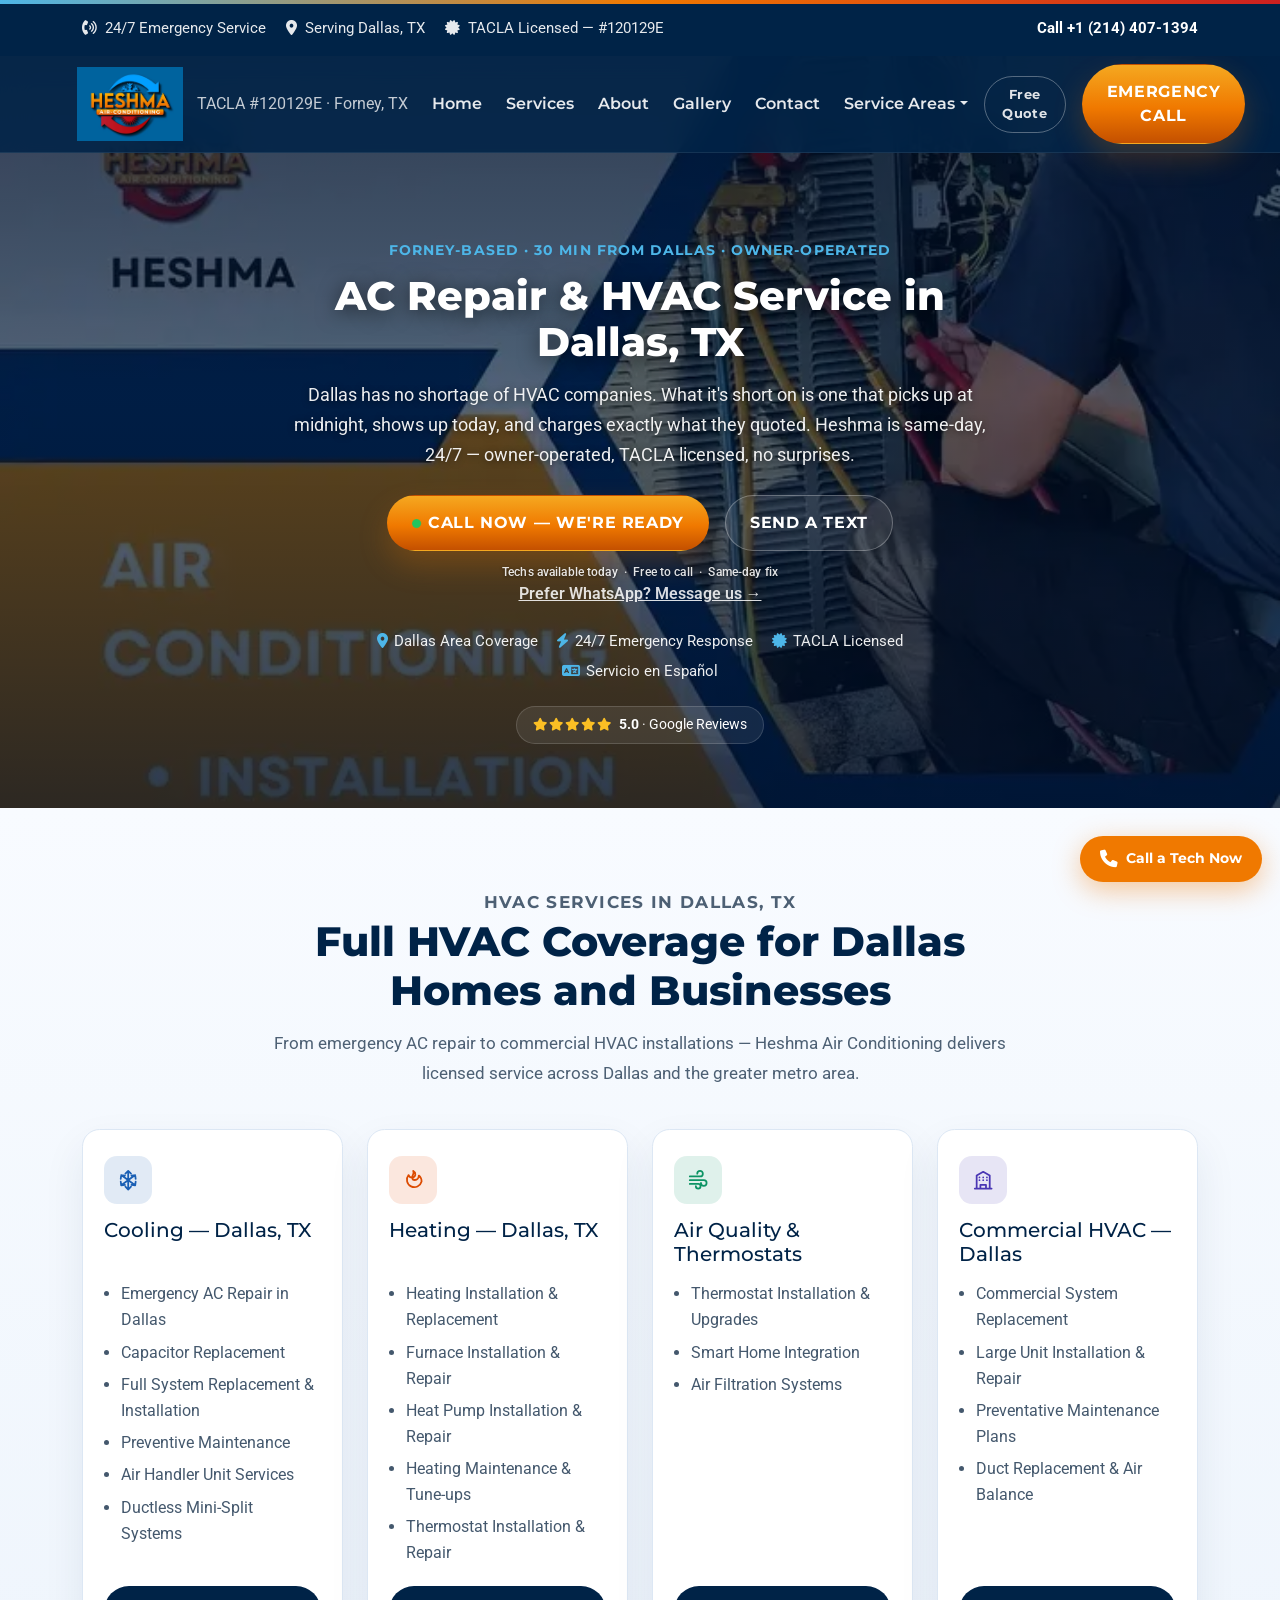
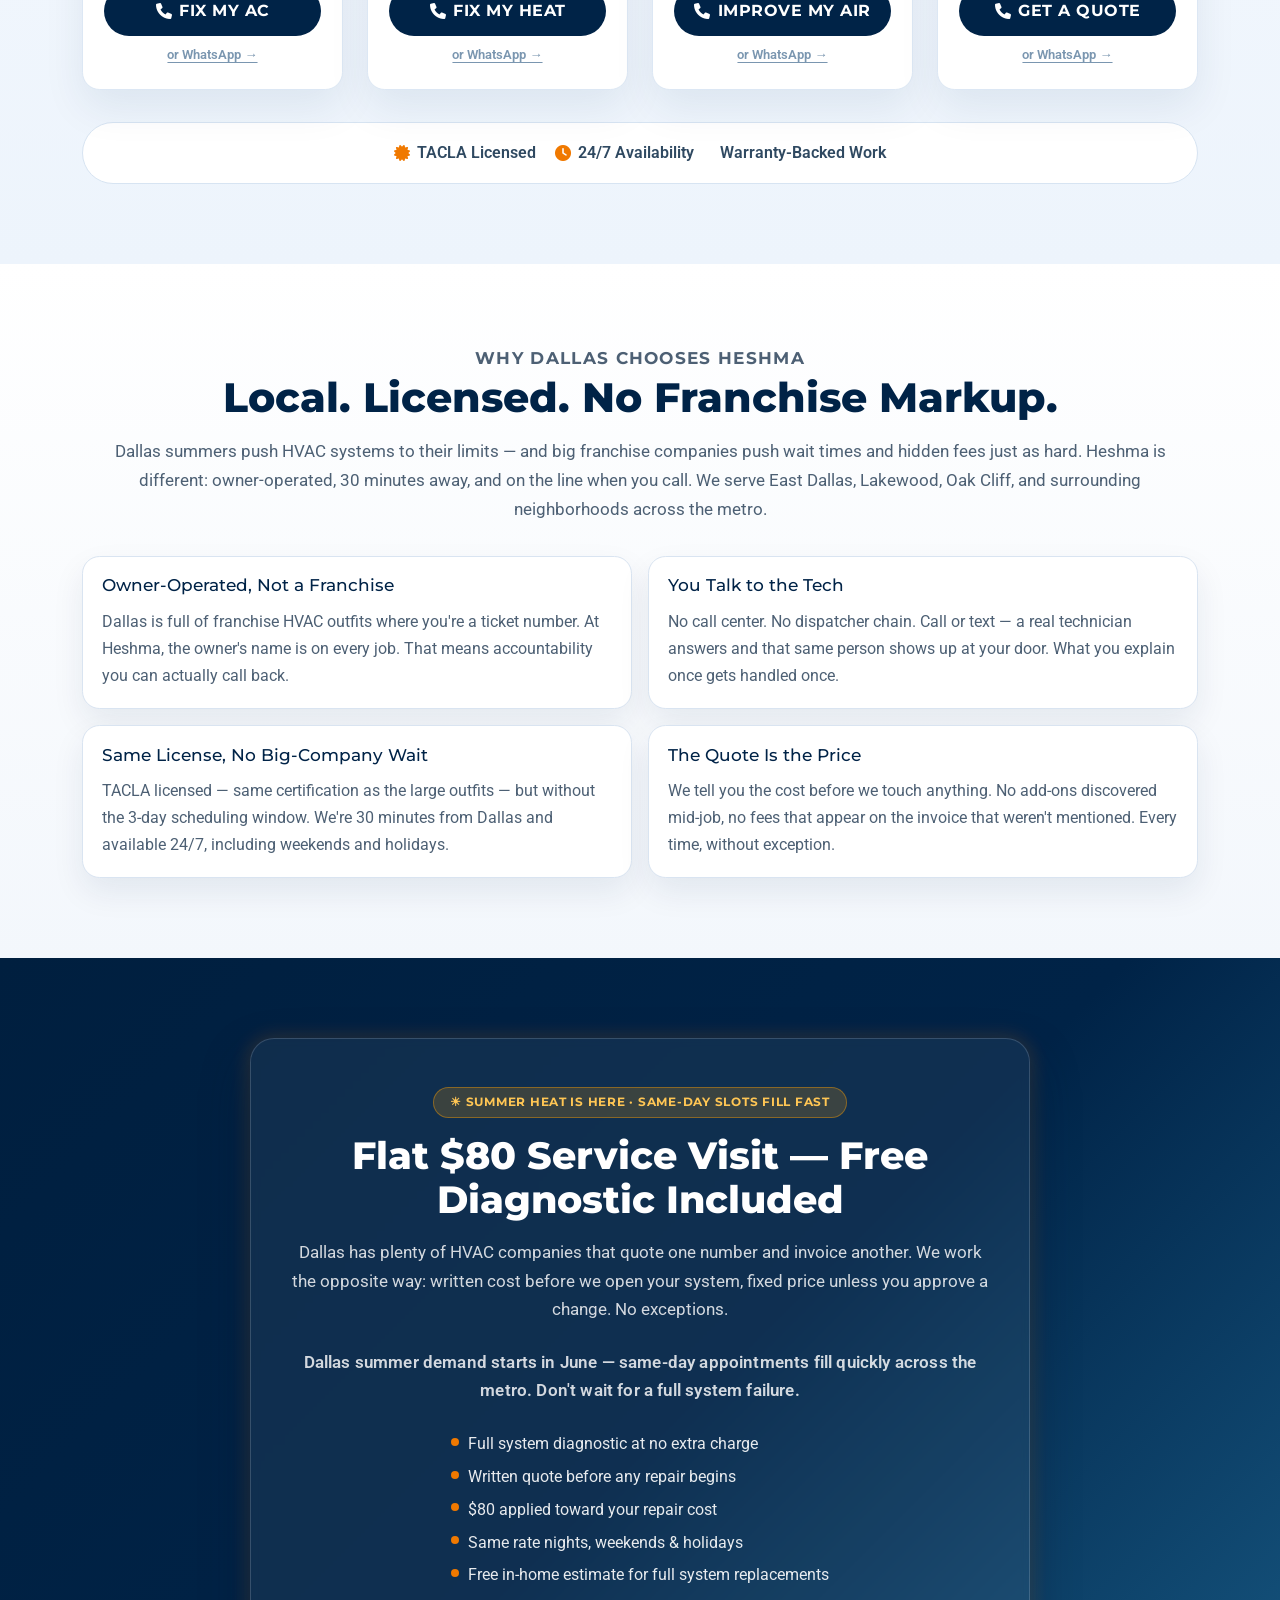
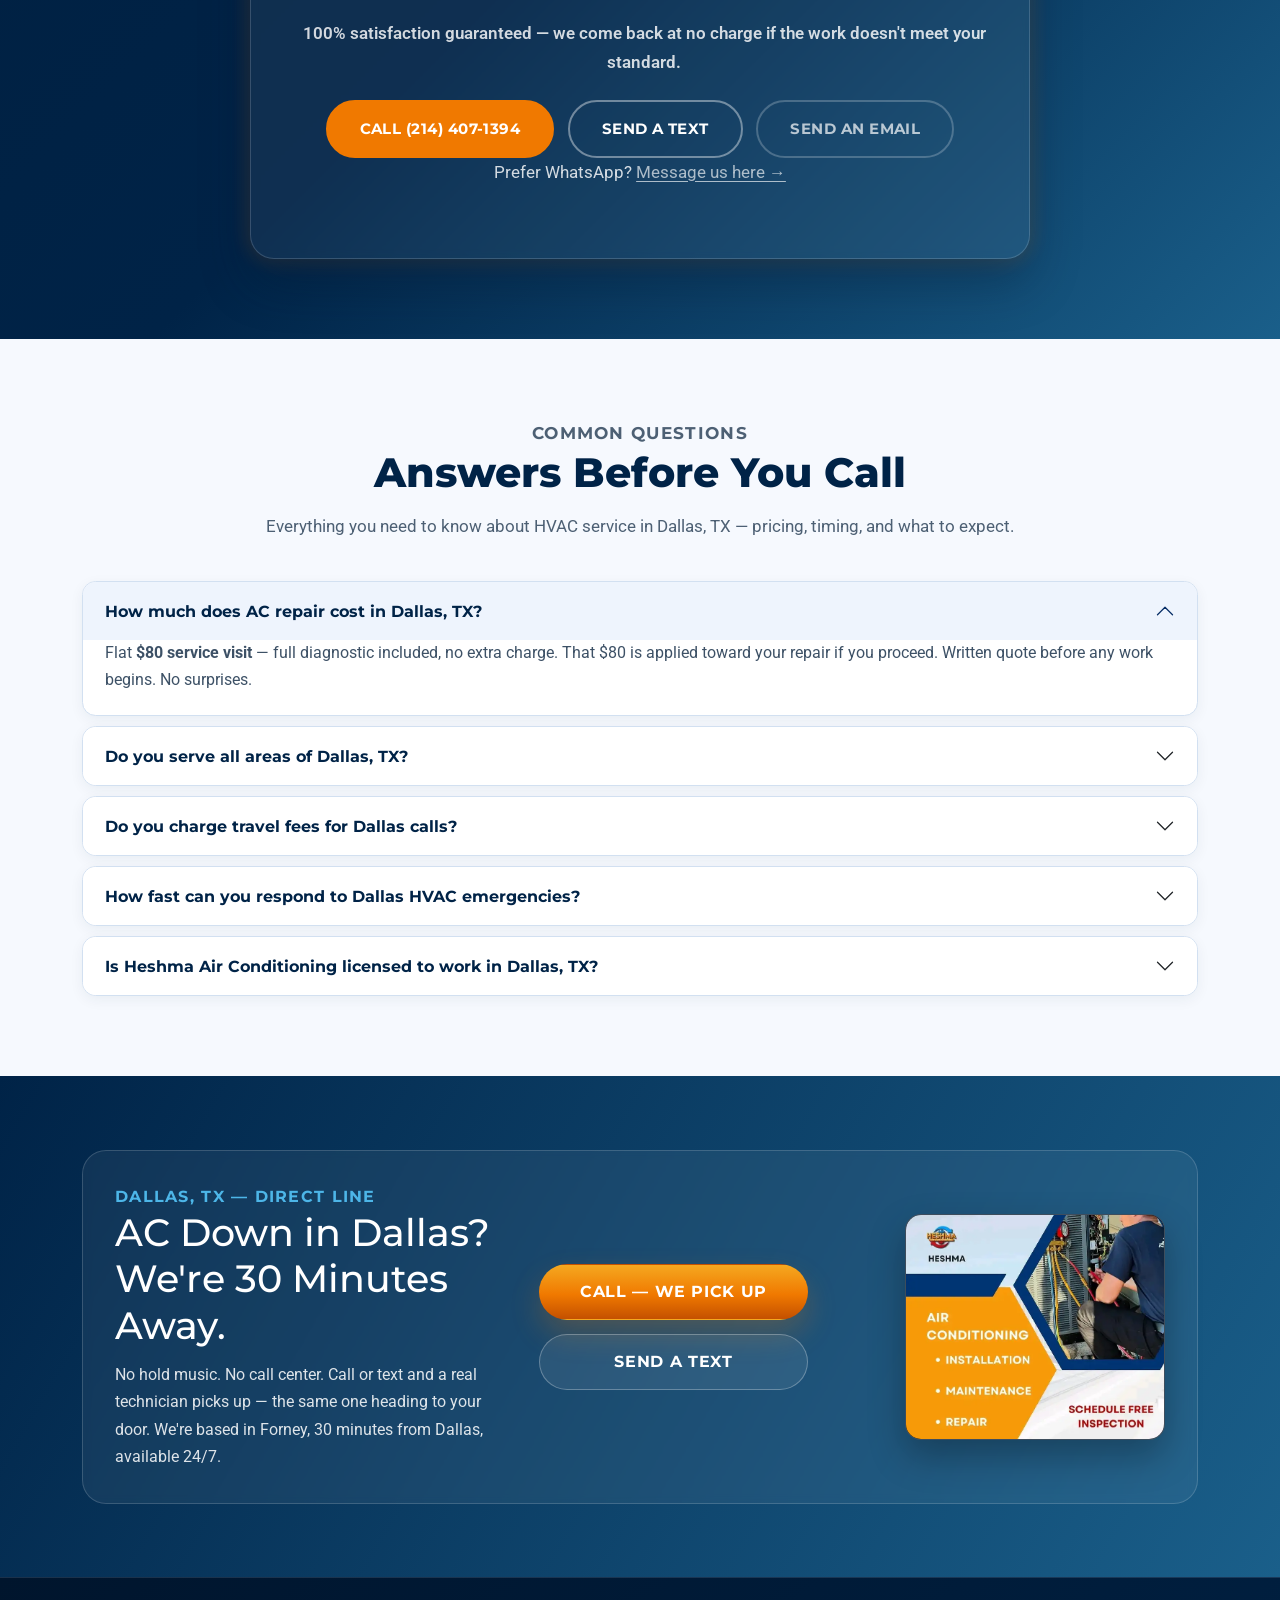
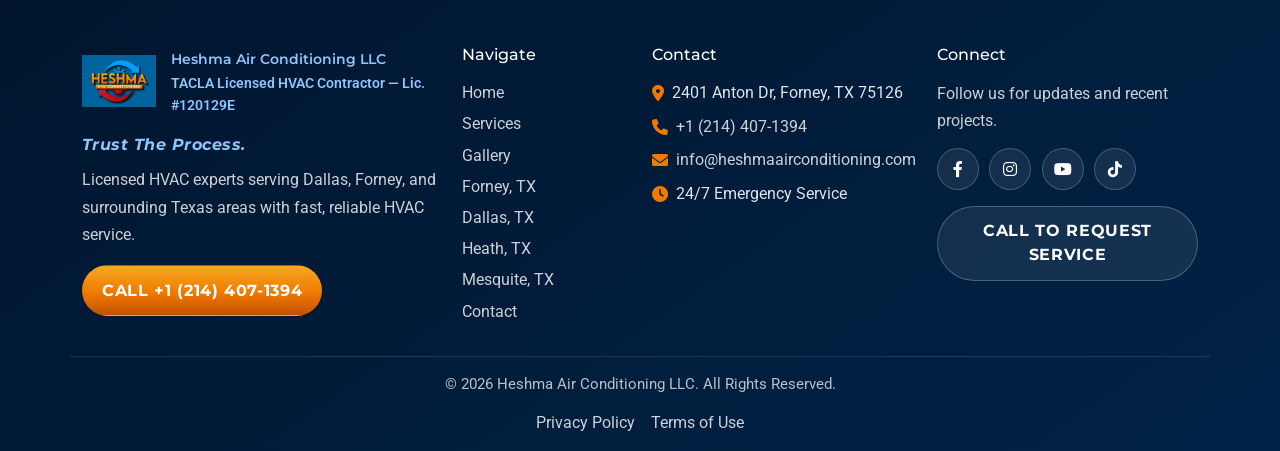
<file: ac-repair-dallas-tx.html>
﻿<!DOCTYPE html>
<html lang="en">
<head>
	<meta charset="UTF-8">
	<meta name="viewport" content="width=device-width, initial-scale=1.0">
	<!-- Google tag (gtag.js) -->
	<script async src="https://www.googletagmanager.com/gtag/js?id=AW-10990584376"></script>
	<script>
	  window.dataLayer = window.dataLayer || [];
	  function gtag(){dataLayer.push(arguments);}
	  gtag('js', new Date());
	  gtag('config', 'AW-10990584376');
	</script>
	<title>AC Repair & HVAC Service in Dallas, TX | Heshma Air Conditioning</title>
	<meta name="description" content="Licensed AC repair and HVAC service in Dallas, TX. Owner-operated, 30 min away, 24/7 emergency response, no travel fees. TACLA licensed.">
	<meta name="robots" content="index, follow">
	<link rel="icon" type="image/webp" href="css/img/logo-oficial.webp">
	<link rel="canonical" href="https://heshmaairconditioning.com/ac-repair-dallas-tx.html">
	<meta property="og:type" content="website">
	<meta property="og:title" content="AC Repair & HVAC Service in Dallas, TX | Heshma Air Conditioning">
	<meta property="og:description" content="Licensed AC repair and HVAC service across Dallas, TX. 24/7 emergency response, heating, cooling, and installations. TACLA licensed.">
	<meta property="og:url" content="https://heshmaairconditioning.com/ac-repair-dallas-tx.html">
	<meta property="og:site_name" content="Heshma Air Conditioning">
	<meta property="og:image" content="https://heshmaairconditioning.com/css/img/heshma-3.webp">
	<meta property="og:image:alt" content="Heshma Air Conditioning HVAC team serving Dallas TX">
	<meta property="og:image:width" content="725">
	<meta property="og:image:height" content="631">
	<meta property="og:locale" content="en_US">
	<meta name="geo.region" content="US-TX">
	<meta name="geo.placename" content="Dallas, Texas">
	<meta name="geo.position" content="32.7767;-96.7970">
	<meta name="ICBM" content="32.7767, -96.7970">
	<meta name="twitter:card" content="summary_large_image">
	<meta name="twitter:title" content="AC Repair & HVAC Service in Dallas, TX | Heshma Air Conditioning">
	<meta name="twitter:description" content="Licensed AC repair and HVAC service across Dallas, TX. 24/7 emergency response. TACLA licensed.">
	<meta name="twitter:image" content="https://heshmaairconditioning.com/css/img/heshma-3.webp">
	<script type="application/ld+json">
	{
	  "@context": "https://schema.org",
	  "@graph": [
	    {
	      "@type": ["HVACBusiness", "LocalBusiness"],
	      "@id": "https://heshmaairconditioning.com/#business",
	      "name": "Heshma Air Conditioning LLC",
	      "legalName": "Heshma Air Conditioning LLC",
      "alternateName": ["Haisma Air Conditioning", "Haisma Heating and Cooling", "Heshma AC"],
	      "foundingDate": "2022",
	      "founder": {"@type": "Person", "name": "Heyser Leon"},
	      "url": "https://heshmaairconditioning.com/",
	      "logo": {
	        "@type": "ImageObject",
	        "url": "https://heshmaairconditioning.com/css/img/logo-oficial.webp"
	      },
	      "telephone": "+1-214-407-1394",
	      "email": "info@heshmaairconditioning.com",
	      "priceRange": "$$",
	      "address": {
	        "@type": "PostalAddress",
	        "streetAddress": "2401 Anton Dr",
	        "addressLocality": "Forney",
	        "addressRegion": "TX",
	        "postalCode": "75126",
	        "addressCountry": "US"
	      },
	      "geo": {
	        "@type": "GeoCoordinates",
	        "latitude": 32.73320,
	        "longitude": -96.46950
	      },
	      "areaServed": ["Dallas", "Greater Dallas Area", "Rowlett", "Garland", "Seagoville", "Texas"],
	      "openingHoursSpecification": {
	        "@type": "OpeningHoursSpecification",
	        "dayOfWeek": ["Monday","Tuesday","Wednesday","Thursday","Friday","Saturday","Sunday"],
	        "opens": "00:00",
	        "closes": "23:59"
	      },
	      "sameAs": [
	        "https://www.facebook.com/HeshmaAir",
	        "https://www.instagram.com/heshmaairconditioning",
	        "https://www.yelp.com/biz/heshma-air-conditioning-forney-2",
	        "https://www.bbb.org/us/tx/forney/profile/air-conditioning-contractor/heshma-air-conditioning-0875-91340658",
	        "https://www.google.com/search?kgmid=/g/11s7l1b1cd",
	        "https://www.youtube.com/@hesmaairconditioning",
	        "https://www.tiktok.com/@heysersh2016"
	      ],
	      "aggregateRating": {
	        "@type": "AggregateRating",
	        "ratingValue": "5",
	        "reviewCount": "10",
	        "bestRating": "5",
	        "worstRating": "1"
	      },
	      "hasCredential": {
	        "@type": "EducationalOccupationalCredential",
	        "name": "TACLA120129E",
	        "credentialCategory": "HVAC Contractor License",
	        "recognizedBy": {
	          "@type": "GovernmentOrganization",
	          "name": "Texas Department of Licensing and Regulation"
	        }
	      }
	    },
	    {
	      "@type": "WebSite",
	      "@id": "https://heshmaairconditioning.com/#website",
	      "url": "https://heshmaairconditioning.com/",
	      "name": "Heshma Air Conditioning",
	      "publisher": { "@id": "https://heshmaairconditioning.com/#business" }
	    },
	    {
	      "@type": "WebPage",
	      "@id": "https://heshmaairconditioning.com/ac-repair-dallas-tx.html#webpage",
	      "url": "https://heshmaairconditioning.com/ac-repair-dallas-tx.html",
	      "name": "AC Repair & HVAC Service in Dallas, TX | Heshma Air Conditioning",
	      "description": "Licensed AC repair and HVAC service in Dallas, TX. Owner-operated, 30 min away, 24/7 emergency response, no travel fees. TACLA licensed.",
	      "inLanguage": "en-US",
	      "isPartOf": { "@id": "https://heshmaairconditioning.com/#website" },
	      "about": { "@id": "https://heshmaairconditioning.com/#business" },
	      "dateModified": "2026-07-01",
      "keywords": "AC repair Dallas TX, HVAC service Dallas TX, air conditioning contractor Dallas TX, emergency HVAC Dallas TX, furnace repair Dallas TX"
	    },
	    {
	      "@type": "FAQPage",
	      "@id": "https://heshmaairconditioning.com/ac-repair-dallas-tx.html#faq",
	      "mainEntity": [
	        {
	          "@type": "Question",
	          "name": "How much does AC repair cost in Dallas, TX?",
	          "acceptedAnswer": { "@type": "Answer", "text": "Flat $80 service visit — full diagnostic included, no extra charge. That $80 is applied toward your repair if you proceed. Written quote before any work begins. No surprises." }
	        },
	        {
	          "@type": "Question",
	          "name": "Do you serve all areas of Dallas, TX?",
	          "acceptedAnswer": { "@type": "Answer", "text": "Yes. We cover the full Dallas metro area. Our base is in Forney, 30 minutes from Dallas — close enough for same-day response, far enough to skip the franchise overhead that inflates competitor prices." }
	        },
	        {
	          "@type": "Question",
	          "name": "Do you charge travel fees for Dallas calls?",
	          "acceptedAnswer": { "@type": "Answer", "text": "No travel fees. The $80 flat service visit is your full cost to get us there and run a complete diagnostic. No fuel surcharges, no zone fees." }
	        },
	        {
	          "@type": "Question",
	          "name": "How fast can you respond to Dallas HVAC emergencies?",
	          "acceptedAnswer": { "@type": "Answer", "text": "Same-day service for Dallas. We are 30 minutes away and respond 24/7 — including evenings, weekends, and holidays with no extra charge." }
	        },
	        {
	          "@type": "Question",
	          "name": "Is Heshma Air Conditioning licensed to work in Dallas, TX?",
	          "acceptedAnswer": { "@type": "Answer", "text": "Yes. Heshma Air Conditioning LLC holds a TACLA license — the state-required credential for HVAC contractors across all of Texas, including Dallas. Fully insured, owner-operated since 2022." }
	        }
	      ]
	    }
	  ]
	}
	</script>
	<link rel="preconnect" href="https://fonts.googleapis.com">
	<link rel="preconnect" href="https://fonts.gstatic.com" crossorigin>
	<link rel="preload" as="style" href="https://fonts.googleapis.com/css2?family=Montserrat:wght@600;700;800&family=Roboto:wght@400;700&display=swap" onload="this.onload=null;this.rel='stylesheet'">
	<noscript><link rel="stylesheet" href="https://fonts.googleapis.com/css2?family=Montserrat:wght@600;700;800&family=Roboto:wght@400;700&display=swap"></noscript>
	<link href="https://cdn.jsdelivr.net/npm/bootstrap@5.3.3/dist/css/bootstrap.min.css" rel="stylesheet" integrity="sha384-QWTKZyjpPEjISv5WaRU9OFeRpok6YctnYmDr5pNlyT2bRjXh0JMhjY6hW+ALEwIH" crossorigin="anonymous">
	<link rel="preload" as="style" href="https://cdnjs.cloudflare.com/ajax/libs/font-awesome/6.0.0/css/all.min.css" integrity="sha512-9usAa10IRO0HhonpyAIVpjrylPvoDwiPUiKdWk5t3PyolY1cOd4DSE0Ga+ri4AuTroPR5aQvXU9xC6qOPnzFeg==" crossorigin="anonymous" onload="this.onload=null;this.rel='stylesheet'">
	<noscript><link rel="stylesheet" href="https://cdnjs.cloudflare.com/ajax/libs/font-awesome/6.0.0/css/all.min.css" integrity="sha512-9usAa10IRO0HhonpyAIVpjrylPvoDwiPUiKdWk5t3PyolY1cOd4DSE0Ga+ri4AuTroPR5aQvXU9xC6qOPnzFeg==" crossorigin="anonymous"></noscript>
	<link rel="stylesheet" href="css/heshma.css">
	<link rel="stylesheet" href="css/cookie-consent.css">
</head>
<body>
	<a class="visually-hidden-focusable skip-link" href="#main-content">Skip to main content</a>

	<div class="top-contact-bar">
		<div class="container">
			<div class="top-contact-bar__content">
				<div class="top-contact-bar__items" aria-label="Company service highlights">
					<span><i class="fa-solid fa-phone-volume" aria-hidden="true"></i> 24/7 Emergency Service</span>
					<span><i class="fa-solid fa-location-dot" aria-hidden="true"></i> Serving Dallas, TX</span>
					<span><i class="fa-solid fa-certificate" aria-hidden="true"></i> TACLA Licensed &mdash; #120129E</span>
				</div>
				<a class="top-contact-bar__call" href="tel:+12144071394" aria-label="Call Heshma Air Conditioning now at 214 407 1394">Call +1 (214) 407-1394</a>
			</div>
		</div>
	</div>

	<header class="site-header">
		<nav class="navbar navbar-expand-lg fixed-top site-navbar" aria-label="Primary navigation">
			<div class="container">
				<a class="navbar-brand site-brand" href="/" aria-label="Heshma Air Conditioning home">
					<img src="css/img/logo-oficial.webp" alt="Heshma Air Conditioning logo" width="120" height="84">
					<span>
						<small>TACLA #120129E &middot; Forney, TX</small>
					</span>
				</a>

				<button class="navbar-toggler site-navbar__toggler" type="button" data-bs-toggle="collapse" data-bs-target="#mainNavigation" aria-controls="mainNavigation" aria-expanded="false" aria-label="Toggle navigation">
					<span class="navbar-toggler-icon"></span>
				</button>

				<div class="collapse navbar-collapse" id="mainNavigation">
					<ul class="navbar-nav ms-auto align-items-lg-center gap-lg-2">
						<li class="nav-item"><a class="nav-link" href="/">Home</a></li>
						<li class="nav-item"><a class="nav-link" href="index.html#services">Services</a></li>
						<li class="nav-item"><a class="nav-link" href="index.html#about-preview">About</a></li>
						<li class="nav-item"><a class="nav-link" href="gallery.html">Gallery</a></li>
						<!-- <li class="nav-item"><a class="nav-link" href="financing.html">Financing</a></li> -->
						<li class="nav-item"><a class="nav-link" href="index.html#contact">Contact</a></li>
						<li class="nav-item dropdown">
							<a class="nav-link dropdown-toggle" href="#" role="button" data-bs-toggle="dropdown" aria-expanded="false">Service Areas</a>
							<ul class="dropdown-menu">
								<li><a class="dropdown-item" href="ac-repair-forney-tx.html">Forney, TX</a></li>
								<li><a class="dropdown-item" href="ac-repair-dallas-tx.html">Dallas, TX</a></li>
								<li><a class="dropdown-item" href="ac-repair-heath-tx.html">Heath, TX</a></li>
								<li><a class="dropdown-item" href="ac-repair-mesquite-tx.html">Mesquite, TX</a></li>
							</ul>
						</li>
						<li class="nav-item mt-2 mt-lg-0">
							<a class="btn btn-nav-quote js-whatsapp-trigger" href="#" data-whatsapp-service="quote" data-whatsapp-source="nav-quote" aria-label="Request a free HVAC quote">Free Quote</a>
						</li>
						<li class="nav-item ms-lg-2 mt-2 mt-lg-0">
							<a class="btn btn-emergency" href="tel:+12144071394" aria-label="Emergency call to Heshma Air Conditioning">Emergency Call</a>
						</li>
					</ul>
				</div>
			</div>
		</nav>
	</header>

	<main id="main-content">
		<section class="hero-section hero-section--city-dallas" id="hero" aria-labelledby="hero-title">
			<div class="container position-relative">
				<div class="row justify-content-center">
					<div class="col-lg-9">
						<div class="hero-copy text-center mx-auto">
							<p class="hero-copy__eyebrow">Forney-Based · 30 Min from Dallas · Owner-Operated</p>
							<h1 id="hero-title">AC Repair & HVAC Service in Dallas, TX</h1>
							<p class="hero-copy__lead">Dallas has no shortage of HVAC companies. What it's short on is one that picks up at midnight, shows up today, and charges exactly what they quoted. Heshma is same-day, 24/7 — owner-operated, TACLA licensed, no surprises.</p>

							<div class="hero-copy__actions" aria-label="Primary calls to action">
								<a class="btn btn-hero-primary" href="tel:+12144071394" aria-label="Call now for HVAC service in Dallas TX"><span class="hero-call-live" aria-hidden="true"></span>Call Now — We're Ready</a>
								<a class="btn btn-hero-secondary" href="sms:+12144071394" aria-label="Send a text message for HVAC service">Send a Text</a>
							</div>
							<p class="hero-call-sub">Techs available today &nbsp;·&nbsp; Free to call &nbsp;·&nbsp; Same-day fix</p>

							<p class="hero-wa-link"><a class="js-whatsapp-trigger" href="#" data-whatsapp-service="quote" data-whatsapp-source="hero-wa" aria-label="Contact us on WhatsApp">Prefer WhatsApp? Message us →</a></p>
					<ul class="hero-trust-list" aria-label="Why choose Heshma in Dallas">
								<li><i class="fa-solid fa-location-dot" aria-hidden="true"></i> Dallas Area Coverage</li>
								<li><i class="fa-solid fa-bolt" aria-hidden="true"></i> 24/7 Emergency Response</li>
								<li><i class="fa-solid fa-certificate" aria-hidden="true"></i> TACLA Licensed</li>
								<li><i class="fa-solid fa-language" aria-hidden="true"></i> Servicio en Español</li>
							</ul>
							<a class="hero-rating" href="https://www.google.com/search?kgmid=/g/11s7l1b1cd" target="_blank" rel="noopener noreferrer" aria-label="5.0 stars on Google — click to read or leave a review">
								<span class="hero-rating__stars" aria-hidden="true">
									<i class="fa-solid fa-star"></i>
									<i class="fa-solid fa-star"></i>
									<i class="fa-solid fa-star"></i>
									<i class="fa-solid fa-star"></i>
									<i class="fa-solid fa-star"></i>
								</span>
								<span class="hero-rating__text"><strong>5.0</strong> · Google Reviews</span>
							</a>
						</div>
					</div>
				</div>
			</div>
		</section>

		<section class="services-section" id="services" aria-labelledby="services-title">
			<div class="container">
				<div class="section-heading text-center">
					<p class="section-heading__eyebrow">HVAC Services in Dallas, TX</p>
					<h2 id="services-title">Full HVAC Coverage for Dallas Homes and Businesses</h2>
					<p>From emergency AC repair to commercial HVAC installations — Heshma Air Conditioning delivers licensed service across Dallas and the greater metro area.</p>
				</div>

				<div class="row g-4">
					<div class="col-lg-3 col-md-6">
						<article class="service-card" aria-labelledby="dallas-cooling-title">
							<div class="service-card__icon" aria-hidden="true">
								<svg class="service-card__icon-svg" viewBox="0 0 24 24" aria-hidden="true" focusable="false">
									<path d="M12 2v20M4.5 6.5L19.5 17.5M4.5 17.5L19.5 6.5M12 2l3 3M12 2l-3 3M12 22l3-3M12 22l-3-3M4.5 6.5l4 .5M4.5 6.5l-.5 4M19.5 17.5l-4-.5M19.5 17.5l.5-4M4.5 17.5l4-.5M4.5 17.5l-.5-4M19.5 6.5l-4 .5M19.5 6.5l.5 4"/>
								</svg>
							</div>
							<h3 id="dallas-cooling-title">Cooling — Dallas, TX</h3>
							<ul>
								<li>Emergency AC Repair in Dallas</li>
								<li>Capacitor Replacement</li>
								<li>Full System Replacement &amp; Installation</li>
								<li>Preventive Maintenance</li>
								<li>Air Handler Unit Services</li>
								<li>Ductless Mini-Split Systems</li>
							</ul>
							<a class="btn btn-service" href="tel:+12144071394" aria-label="Call to book fix my ac"><i class="fa-solid fa-phone" aria-hidden="true"></i> Fix My AC</a>
								<a class="service-card__wa-link js-whatsapp-trigger" href="#" data-whatsapp-service="cooling" data-whatsapp-source="dallas-cooling" aria-label="WhatsApp for fix my ac">or WhatsApp →</a>
						</article>
					</div>

					<div class="col-lg-3 col-md-6">
						<article class="service-card" aria-labelledby="dallas-heating-title">
							<div class="service-card__icon" aria-hidden="true">
								<svg class="service-card__icon-svg" viewBox="0 0 24 24" aria-hidden="true" focusable="false">
									<path d="M12 2c1.5 3-1 4.5-1 7 0 1.6 1.2 2.8 2.8 2.8 2.5 0 4.2-2.3 4.2-4.8 2 1.6 3 4 3 6.5A8 8 0 1 1 7 6.5c.6 1.7 2.1 2.8 3.8 2.8 2.4 0 4.2-2.1 3.2-5.3Z"/>
								</svg>
							</div>
							<h3 id="dallas-heating-title">Heating — Dallas, TX</h3>
							<ul>
								<li>Heating Installation &amp; Replacement</li>
								<li>Furnace Installation &amp; Repair</li>
								<li>Heat Pump Installation &amp; Repair</li>
								<li>Heating Maintenance &amp; Tune-ups</li>
								<li>Thermostat Installation &amp; Repair</li>
							</ul>
							<a class="btn btn-service" href="tel:+12144071394" aria-label="Call to book fix my heat"><i class="fa-solid fa-phone" aria-hidden="true"></i> Fix My Heat</a>
								<a class="service-card__wa-link js-whatsapp-trigger" href="#" data-whatsapp-service="heating" data-whatsapp-source="dallas-heating" aria-label="WhatsApp for fix my heat">or WhatsApp →</a>
						</article>
					</div>

					<div class="col-lg-3 col-md-6">
						<article class="service-card" aria-labelledby="dallas-iaq-title">
							<div class="service-card__icon" aria-hidden="true">
								<svg class="service-card__icon-svg" viewBox="0 0 24 24" aria-hidden="true" focusable="false">
									<path d="M3 8h11a3 3 0 1 0-3-3M3 12h15a3 3 0 1 1-3 3M3 16h9a2.5 2.5 0 1 1-2.5 2.5"/>
								</svg>
							</div>
							<h3 id="dallas-iaq-title">Air Quality &amp; Thermostats</h3>
							<ul>
								<li>Thermostat Installation &amp; Upgrades</li>
								<li>Smart Home Integration</li>
								<li>Air Filtration Systems</li>
							</ul>
							<a class="btn btn-service" href="tel:+12144071394" aria-label="Call to book improve my air"><i class="fa-solid fa-phone" aria-hidden="true"></i> Improve My Air</a>
					<a class="service-card__wa-link js-whatsapp-trigger" href="#" data-whatsapp-service="iaq" data-whatsapp-source="dallas-iaq" aria-label="WhatsApp for improve my air">or WhatsApp →</a>
						</article>
					</div>

					<div class="col-lg-3 col-md-6">
						<article class="service-card" aria-labelledby="dallas-commercial-title">
							<div class="service-card__icon" aria-hidden="true">
								<svg class="service-card__icon-svg" viewBox="0 0 24 24" aria-hidden="true" focusable="false">
									<path d="M3 21h18M5 21V7l7-4 7 4v14M9 21v-4h6v4M8 9h.01M12 9h.01M16 9h.01M8 12h.01M12 12h.01M16 12h.01"/>
								</svg>
							</div>
							<h3 id="dallas-commercial-title">Commercial HVAC — Dallas</h3>
							<ul>
								<li>Commercial System Replacement</li>
								<li>Large Unit Installation &amp; Repair</li>
								<li>Preventative Maintenance Plans</li>
								<li>Duct Replacement &amp; Air Balance</li>
							</ul>
							<a class="btn btn-service" href="tel:+12144071394" aria-label="Call to book get a quote"><i class="fa-solid fa-phone" aria-hidden="true"></i> Get a Quote</a>
					<a class="service-card__wa-link js-whatsapp-trigger" href="#" data-whatsapp-service="commercial" data-whatsapp-source="dallas-commercial" aria-label="WhatsApp for get a quote">or WhatsApp →</a>
						</article>
					</div>
				</div>

				<div class="services-section__trust" role="note" aria-label="Trust indicators">
					<span><i class="fa-solid fa-certificate" aria-hidden="true"></i> TACLA Licensed</span>
					<span><i class="fa-solid fa-clock" aria-hidden="true"></i> 24/7 Availability</span>
					<span><i class="fa-solid fa-shield-halved" aria-hidden="true"></i> Warranty-Backed Work</span>
				</div>
			</div>
		</section>

		<section class="about-section" id="why-dallas" aria-labelledby="why-dallas-title">
			<div class="container">
				<div class="section-heading text-center about-section__heading">
					<p class="section-heading__eyebrow">Why Dallas Chooses Heshma</p>
					<h2 id="why-dallas-title">Local. Licensed. No Franchise Markup.</h2>
					<p>Dallas summers push HVAC systems to their limits — and big franchise companies push wait times and hidden fees just as hard. Heshma is different: owner-operated, 30 minutes away, and on the line when you call. We serve East Dallas, Lakewood, Oak Cliff, and surrounding neighborhoods across the metro.</p>
				</div>

				<div class="about-section__grid" aria-label="Why Dallas chooses Heshma Air Conditioning">
					<article class="about-section__card">
						<h3>Owner-Operated, Not a Franchise</h3>
						<p>Dallas is full of franchise HVAC outfits where you're a ticket number. At Heshma, the owner's name is on every job. That means accountability you can actually call back.</p>
					</article>
					<article class="about-section__card">
						<h3>You Talk to the Tech</h3>
						<p>No call center. No dispatcher chain. Call or text — a real technician answers and that same person shows up at your door. What you explain once gets handled once.</p>
					</article>
					<article class="about-section__card">
						<h3>Same License, No Big-Company Wait</h3>
						<p>TACLA licensed — same certification as the large outfits — but without the 3-day scheduling window. We're 30 minutes from Dallas and available 24/7, including weekends and holidays.</p>
					</article>
					<article class="about-section__card">
						<h3>The Quote Is the Price</h3>
						<p>We tell you the cost before we touch anything. No add-ons discovered mid-job, no fees that appear on the invoice that weren't mentioned. Every time, without exception.</p>
					</article>
				</div>
			</div>
		</section>

		<section class="offer-section" id="offer" aria-labelledby="offer-title">
			<div class="container">
				<div class="offer-card">
					<span class="offer-card__badge">&#9728; Summer Heat Is Here &middot; Same-Day Slots Fill Fast</span>
					<h2 id="offer-title">Flat $80 Service Visit — Free Diagnostic Included</h2>
					<p>Dallas has plenty of HVAC companies that quote one number and invoice another. We work the opposite way: written cost before we open your system, fixed price unless you approve a change. No exceptions.</p>
					<p class="offer-card__urgency">Dallas summer demand starts in June &mdash; same-day appointments fill quickly across the metro. Don't wait for a full system failure.</p>
					<ul class="offer-card__list">
						<li>Full system diagnostic at no extra charge</li>
						<li>Written quote before any repair begins</li>
						<li>$80 applied toward your repair cost</li>
						<li>Same rate nights, weekends &amp; holidays</li>
						<li>Free in-home estimate for full system replacements</li>
					</ul>
					<p class="offer-card__guarantee"><i class="fa-solid fa-shield-halved" aria-hidden="true"></i> 100% satisfaction guaranteed &mdash; we come back at no charge if the work doesn't meet your standard.</p>
					<div class="offer-card__actions">
						<a class="btn btn-offer-primary" href="tel:+12144071394" aria-label="Call Heshma Air Conditioning at 214 407 1394">Call (214) 407-1394</a>
						<a class="btn btn-offer-secondary" href="sms:+12144071394" aria-label="Send a text message to Heshma Air Conditioning">Send a Text</a>
						<a class="btn btn-offer-email" href="mailto:info@heshmaairconditioning.com" aria-label="Email Heshma Air Conditioning">Send an Email</a>
					</div>
					<p class="offer-card__whatsapp">Prefer WhatsApp? <a class="js-whatsapp-trigger" href="#" data-whatsapp-service="quote" data-whatsapp-source="offer-section" aria-label="Contact Heshma Air Conditioning on WhatsApp">Message us here →</a></p>
				</div>
			</div>
		</section>

		<section class="faq-section" id="faq" aria-labelledby="faq-title">
			<div class="container">
				<div class="section-heading text-center">
					<p class="section-heading__eyebrow">Common Questions</p>
					<h2 id="faq-title">Answers Before You Call</h2>
					<p>Everything you need to know about HVAC service in Dallas, TX — pricing, timing, and what to expect.</p>
				</div>
				<div class="accordion" id="faqAccordion">

				<div class="accordion-item">
					<h3 class="accordion-header">
						<button class="accordion-button" type="button" data-bs-toggle="collapse" data-bs-target="#faq1" aria-expanded="true" aria-controls="faq1">
							How much does AC repair cost in Dallas, TX?
						</button>
					</h3>
					<div id="faq1" class="accordion-collapse collapse show" data-bs-parent="#faqAccordion">
						<div class="accordion-body">
							Flat <strong>$80 service visit</strong> — full diagnostic included, no extra charge. That $80 is applied toward your repair if you proceed. Written quote before any work begins. No surprises.
						</div>
					</div>
				</div>

				<div class="accordion-item">
					<h3 class="accordion-header">
						<button class="accordion-button collapsed" type="button" data-bs-toggle="collapse" data-bs-target="#faq2" aria-expanded="false" aria-controls="faq2">
							Do you serve all areas of Dallas, TX?
						</button>
					</h3>
					<div id="faq2" class="accordion-collapse collapse" data-bs-parent="#faqAccordion">
						<div class="accordion-body">
							Yes. We cover the full Dallas metro area. Our base is in Forney, 30 minutes from Dallas — close enough for same-day response, far enough to skip the franchise overhead that inflates competitor prices.
						</div>
					</div>
				</div>

				<div class="accordion-item">
					<h3 class="accordion-header">
						<button class="accordion-button collapsed" type="button" data-bs-toggle="collapse" data-bs-target="#faq3" aria-expanded="false" aria-controls="faq3">
							Do you charge travel fees for Dallas calls?
						</button>
					</h3>
					<div id="faq3" class="accordion-collapse collapse" data-bs-parent="#faqAccordion">
						<div class="accordion-body">
							No travel fees. The $80 flat service visit is your full cost to get us there and run a complete diagnostic. No fuel surcharges, no zone fees.
						</div>
					</div>
				</div>

				<div class="accordion-item">
					<h3 class="accordion-header">
						<button class="accordion-button collapsed" type="button" data-bs-toggle="collapse" data-bs-target="#faq4" aria-expanded="false" aria-controls="faq4">
							How fast can you respond to Dallas HVAC emergencies?
						</button>
					</h3>
					<div id="faq4" class="accordion-collapse collapse" data-bs-parent="#faqAccordion">
						<div class="accordion-body">
							Same-day service for Dallas. We’re 30 minutes away and respond 24/7 — including evenings, weekends, and holidays with no extra charge. Call or text to get on the schedule.
						</div>
					</div>
				</div>

				<div class="accordion-item">
					<h3 class="accordion-header">
						<button class="accordion-button collapsed" type="button" data-bs-toggle="collapse" data-bs-target="#faq5" aria-expanded="false" aria-controls="faq5">
							Is Heshma Air Conditioning licensed to work in Dallas, TX?
						</button>
					</h3>
					<div id="faq5" class="accordion-collapse collapse" data-bs-parent="#faqAccordion">
						<div class="accordion-body">
							Yes. Heshma Air Conditioning LLC holds a <strong>TACLA license</strong> — the state-required credential for HVAC contractors across all of Texas, including Dallas. Fully insured, owner-operated since 2022.
						</div>
					</div>
				</div>

				</div>
			</div>
		</section>
		<section class="contact-cta" id="contact" aria-labelledby="dallas-cta-title">
			<div class="container">
				<div class="contact-cta__content">
					<div>
						<p class="section-heading__eyebrow">Dallas, TX — Direct Line</p>
						<h2 id="dallas-cta-title">AC Down in Dallas? We're 30 Minutes Away.</h2>
						<p>No hold music. No call center. Call or text and a real technician picks up — the same one heading to your door. We're based in Forney, 30 minutes from Dallas, available 24/7.</p>
					</div>
					<div class="contact-cta__actions" aria-label="Dallas emergency contact actions">
						<a class="btn btn-hero-primary" href="tel:+12144071394" aria-label="Call Heshma Air Conditioning Dallas TX">Call — We Pick Up</a>
						<a class="btn btn-hero-secondary" href="sms:+12144071394" aria-label="Send a text message for HVAC emergency">Send a Text</a>
					</div>
					<div class="contact-cta__media" aria-label="Heshma Air Conditioning Dallas team">
						<img src="css/img/heshma-3.webp" alt="Heshma Air Conditioning AC installation and maintenance service in Dallas TX" width="725" height="631" loading="lazy">
					</div>
				</div>
			</div>
		</section>
	</main>

	<footer class="site-footer" aria-labelledby="footer-title">
		<div class="container">
			<div class="site-footer__top row g-4">
				<div class="col-lg-4 col-md-6">
					<div class="footer-brand">
						<div class="footer-brand__head">
							<img src="css/img/logo-oficial.webp" alt="Heshma Air Conditioning logo" width="144" height="101">
							<div>
								<p id="footer-title" class="footer-brand__head-name">Heshma Air Conditioning LLC</p>
								<p>TACLA Licensed HVAC Contractor &mdash; Lic. #120129E</p>
							</div>
						</div>
						<p class="footer-brand__motto">Trust The Process.</p>
						<p class="footer-brand__text">Licensed HVAC experts serving Dallas, Forney, and surrounding Texas areas with fast, reliable HVAC service.</p>
						<a class="btn btn-footer-cta" href="tel:+12144071394" aria-label="Call Heshma Air Conditioning now">Call +1 (214) 407-1394</a>
					</div>
				</div>

				<div class="col-lg-2 col-md-6 col-6">
					<div class="footer-nav">
						<h3>Navigate</h3>
						<ul>
							<li><a href="/">Home</a></li>
							<li><a href="index.html#services">Services</a></li>
							<li><a href="gallery.html">Gallery</a></li>
							<li><a href="ac-repair-forney-tx.html">Forney, TX</a></li>
							<li><a href="ac-repair-dallas-tx.html" aria-current="page">Dallas, TX</a></li>
							<li><a href="ac-repair-heath-tx.html">Heath, TX</a></li>
							<li><a href="ac-repair-mesquite-tx.html">Mesquite, TX</a></li>
							<li><a href="index.html#contact">Contact</a></li>
						</ul>
					</div>
				</div>

				<div class="col-lg-3 col-md-6">
					<div class="footer-contact">
						<h3>Contact</h3>
						<address>
							<span><i class="fa-solid fa-location-dot" aria-hidden="true"></i> 2401 Anton Dr, Forney, TX 75126</span>
							<a href="tel:+12144071394"><i class="fa-solid fa-phone" aria-hidden="true"></i> +1 (214) 407-1394</a>
							<a href="mailto:info@heshmaairconditioning.com"><i class="fa-solid fa-envelope" aria-hidden="true"></i> info@heshmaairconditioning.com</a>
							<span><i class="fa-solid fa-clock" aria-hidden="true"></i> 24/7 Emergency Service</span>
						</address>
					</div>
				</div>

				<div class="col-lg-3 col-md-6">
					<div class="footer-social">
						<h3>Connect</h3>
						<p>Follow us for updates and recent projects.</p>
						<div class="footer-social__links" aria-label="Social media links">
							<a href="https://www.facebook.com/HeshmaAir" target="_blank" rel="noopener noreferrer" aria-label="Visit Heshma Air Conditioning on Facebook">
								<i class="fa-brands fa-facebook-f" aria-hidden="true"></i>
							</a>
							<a href="https://www.instagram.com/heshmaairconditioning" target="_blank" rel="noopener noreferrer" aria-label="Visit Heshma Air Conditioning on Instagram">
								<i class="fa-brands fa-instagram" aria-hidden="true"></i>
							</a>
							<a href="https://www.youtube.com/@hesmaairconditioning" target="_blank" rel="noopener noreferrer" aria-label="Visit Heshma Air Conditioning on YouTube">
								<i class="fa-brands fa-youtube" aria-hidden="true"></i>
							</a>
							<a href="https://www.tiktok.com/@heysersh2016" target="_blank" rel="noopener noreferrer" aria-label="Visit Heshma Air Conditioning on TikTok">
								<i class="fa-brands fa-tiktok" aria-hidden="true"></i>
							</a>
							</div>
						<a class="btn btn-footer-secondary" href="tel:+12144071394" aria-label="Call Heshma Air Conditioning">Call to Request Service</a>
					</div>
				</div>
			</div>

			<div class="site-footer__bottom">
				<p>© 2026 Heshma Air Conditioning LLC. All Rights Reserved.</p>
				<div class="site-footer__legal">
					<a href="privacy-policy.html">Privacy Policy</a>
					<a href="terms-of-use.html">Terms of Use</a>
				</div>
			</div>
		</div>
	</footer>

		<a class="floating-cta-call" href="tel:+12144071394" aria-label="Call Heshma Air Conditioning — same-day HVAC service">
		<i class="fa-solid fa-phone" aria-hidden="true"></i>
		<span>Call a Tech Now</span>
	</a>

	<section class="cookie-consent" id="cookie-consent" aria-live="polite" aria-label="Cookie consent" hidden>
		<div class="cookie-consent__inner">
			<p class="cookie-consent__text">
				We use essential cookies and limited analytics to improve your browsing experience.
				See our <a href="privacy-policy.html">Privacy Policy</a> for details.
			</p>
			<div class="cookie-consent__actions" aria-label="Cookie consent actions">
				<button class="btn cookie-consent__btn cookie-consent__btn--reject" id="cookie-reject" type="button">Reject</button>
				<button class="btn cookie-consent__btn cookie-consent__btn--accept" id="cookie-accept" type="button">Accept</button>
			</div>
		</div>
	</section>

	<script src="https://cdn.jsdelivr.net/npm/bootstrap@5.3.3/dist/js/bootstrap.bundle.min.js" integrity="sha384-YvpcrYf0tY3lHB60NNkmXc5s9fDVZLESaAA55NDzOxhy9GkcIdslK1eN7N6jIeHz" crossorigin="anonymous"></script>
	<script src="js/heshma.js"></script>
	<script src="js/cookie-consent.js"></script>
</body>
</html>
</file>
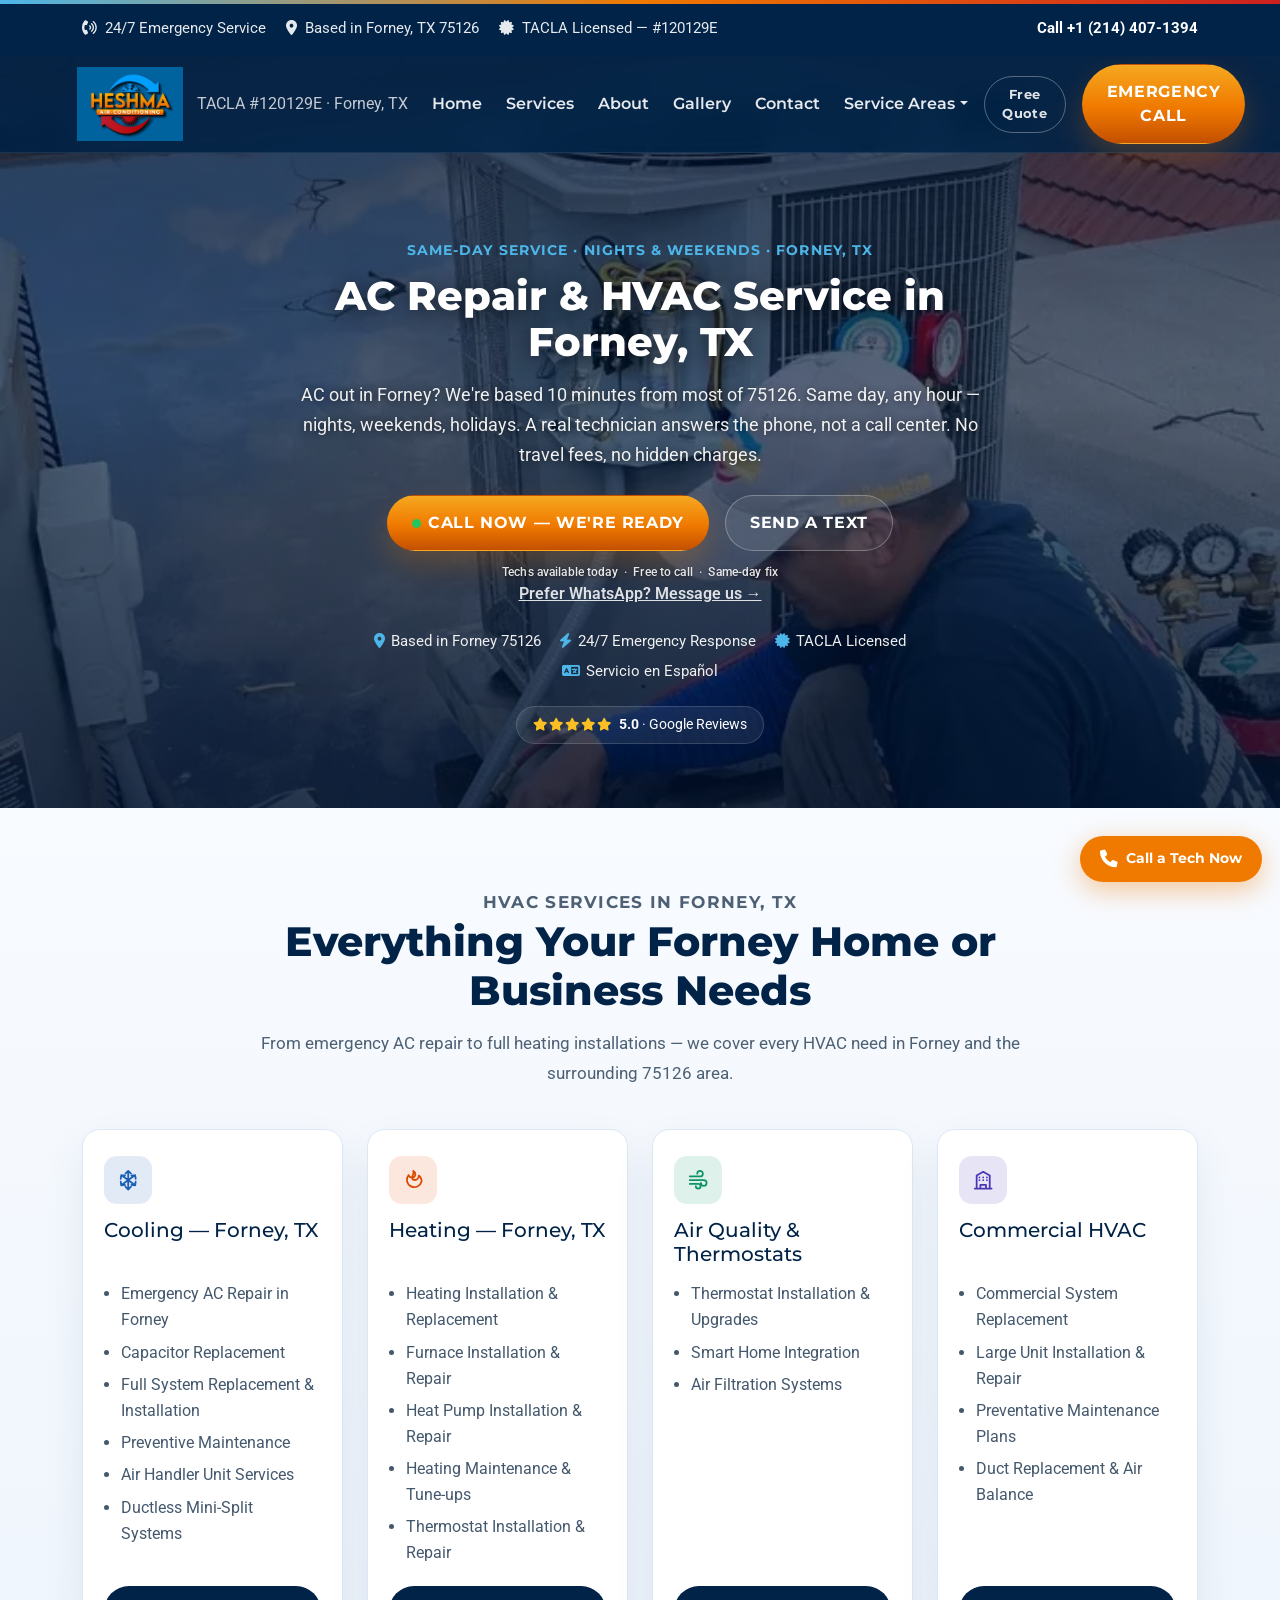
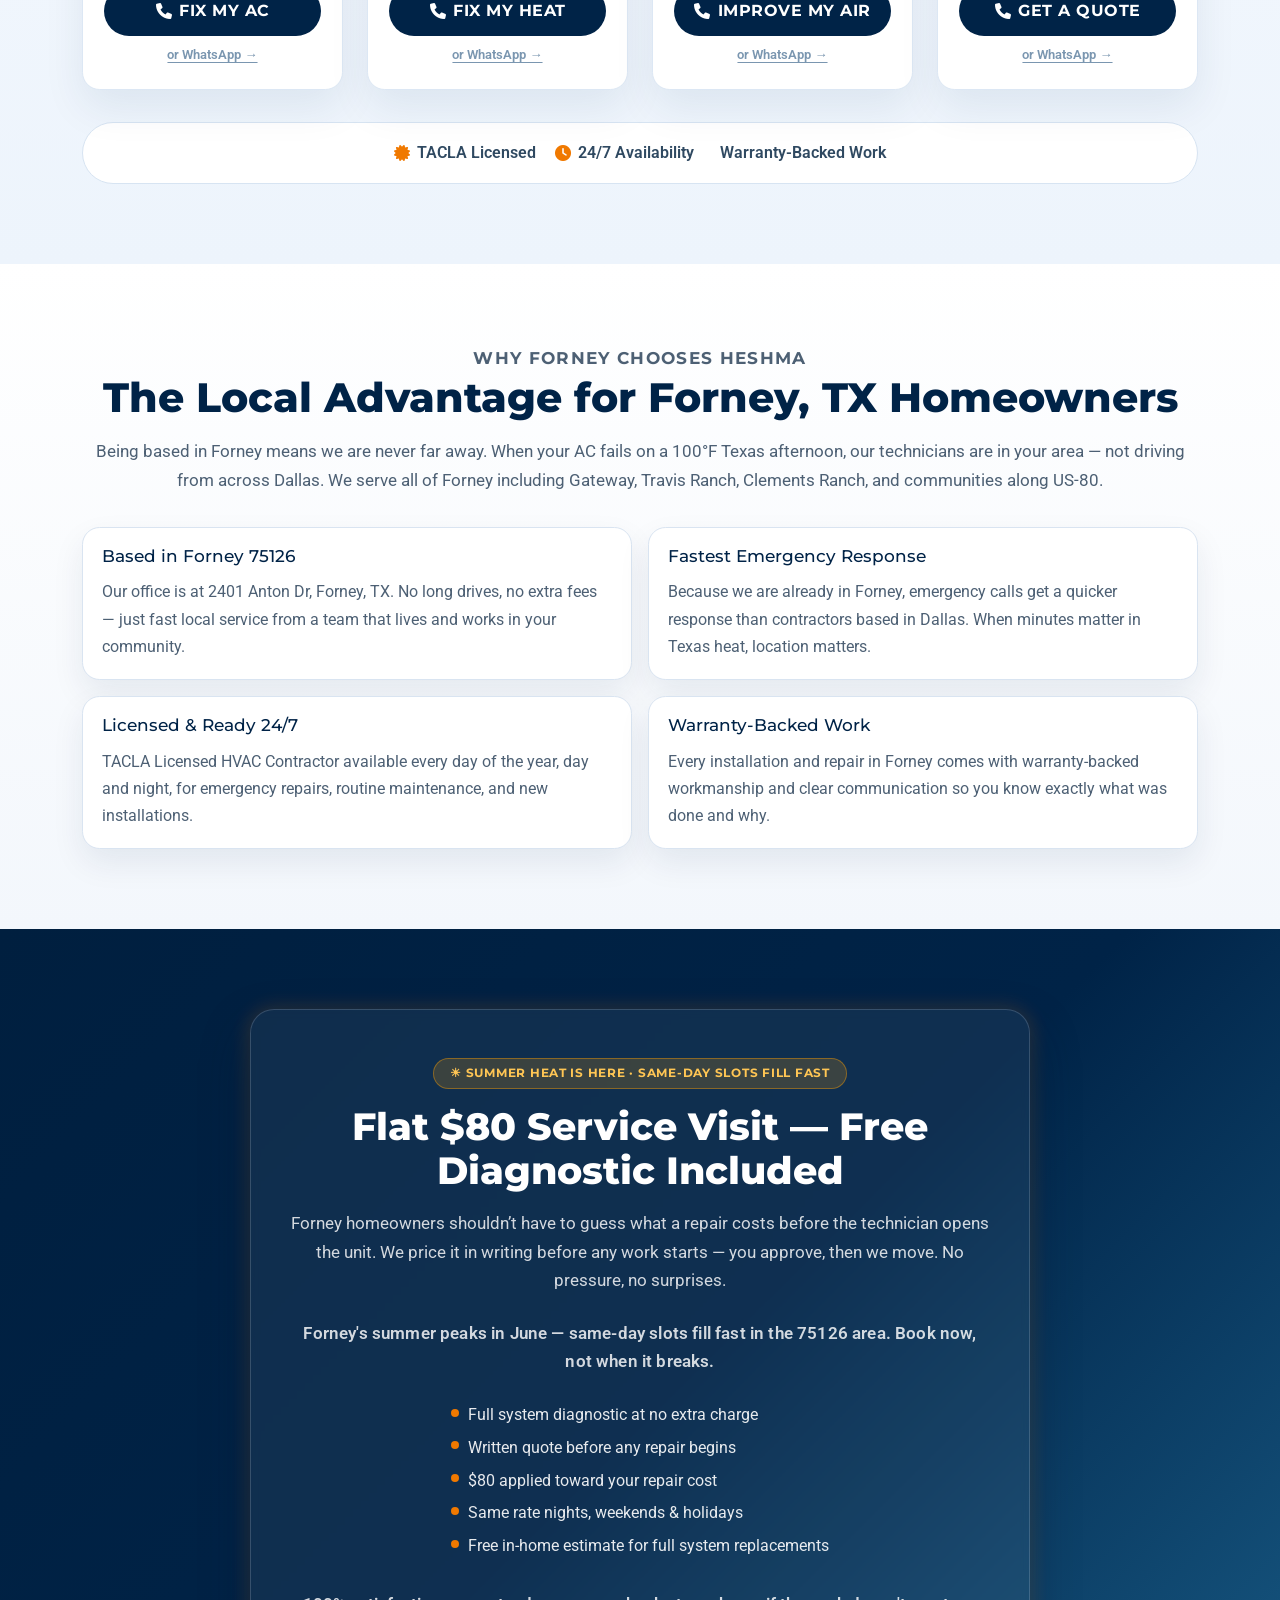
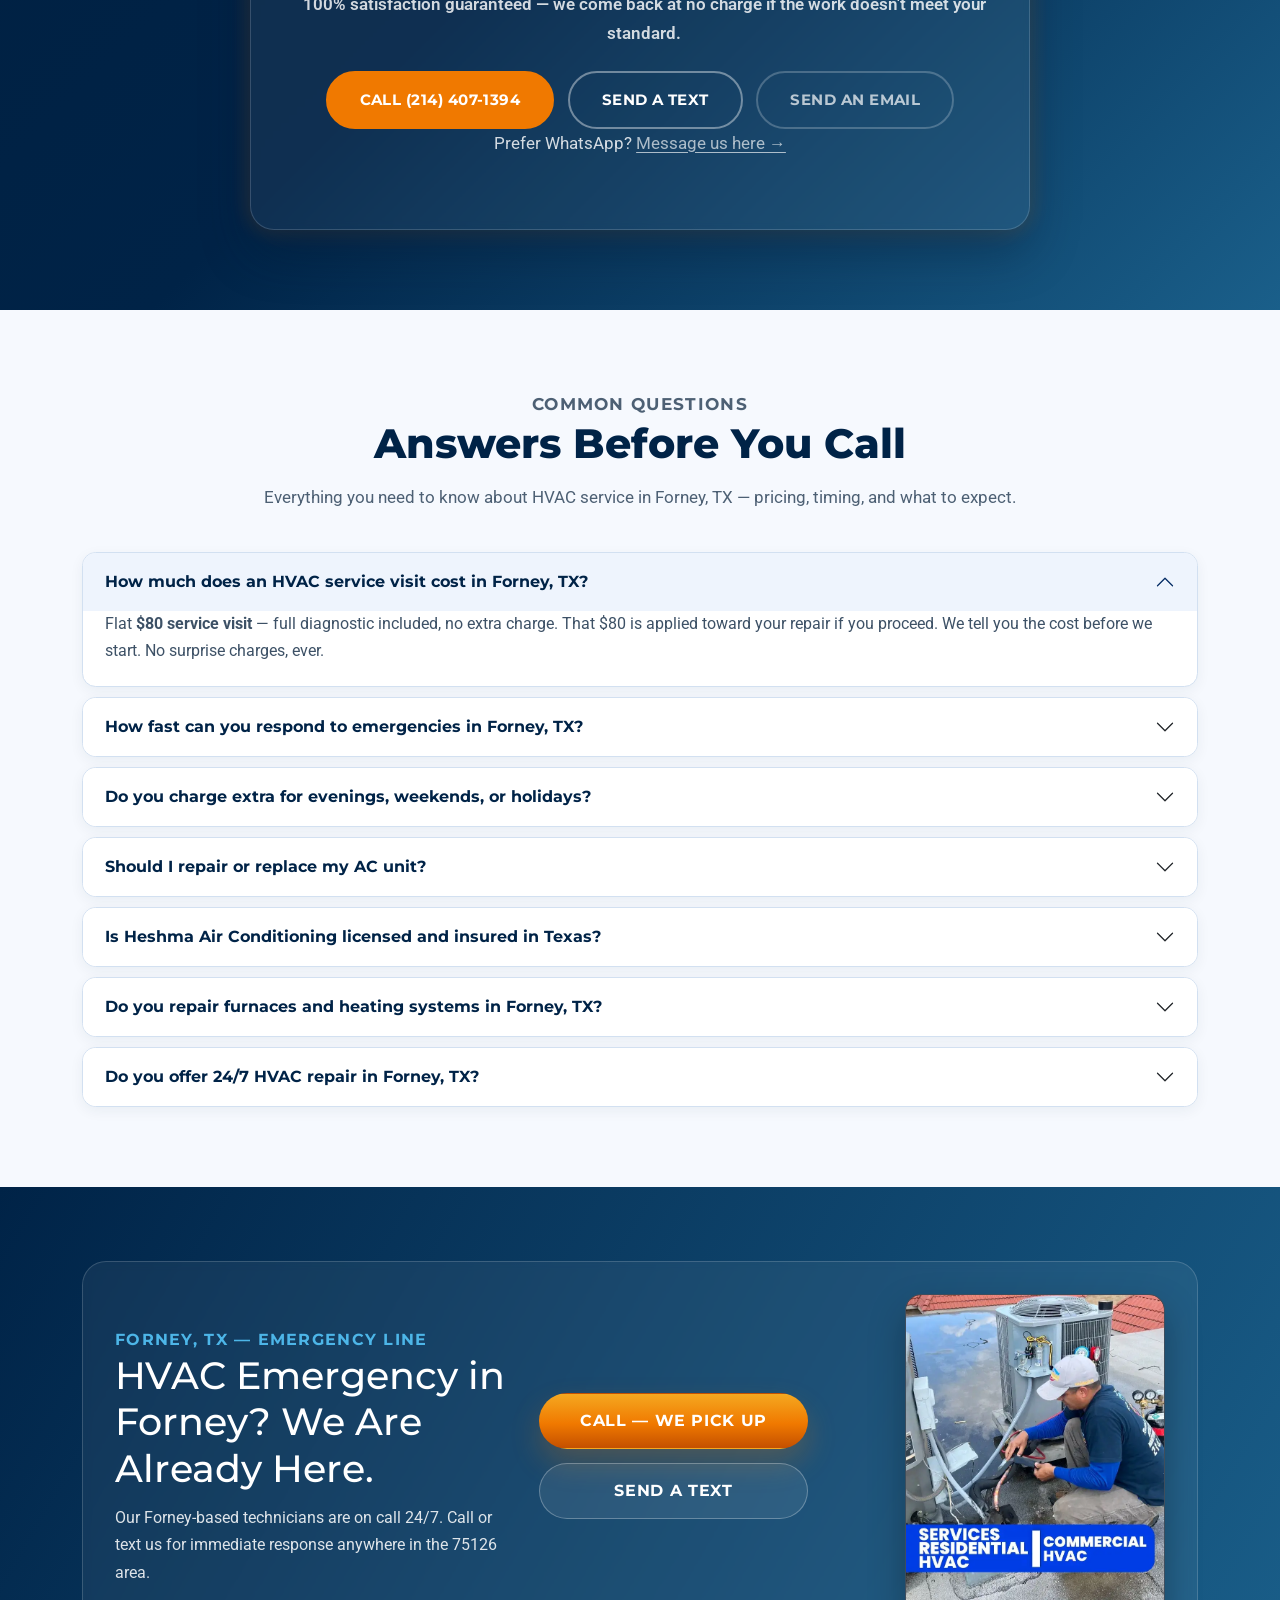
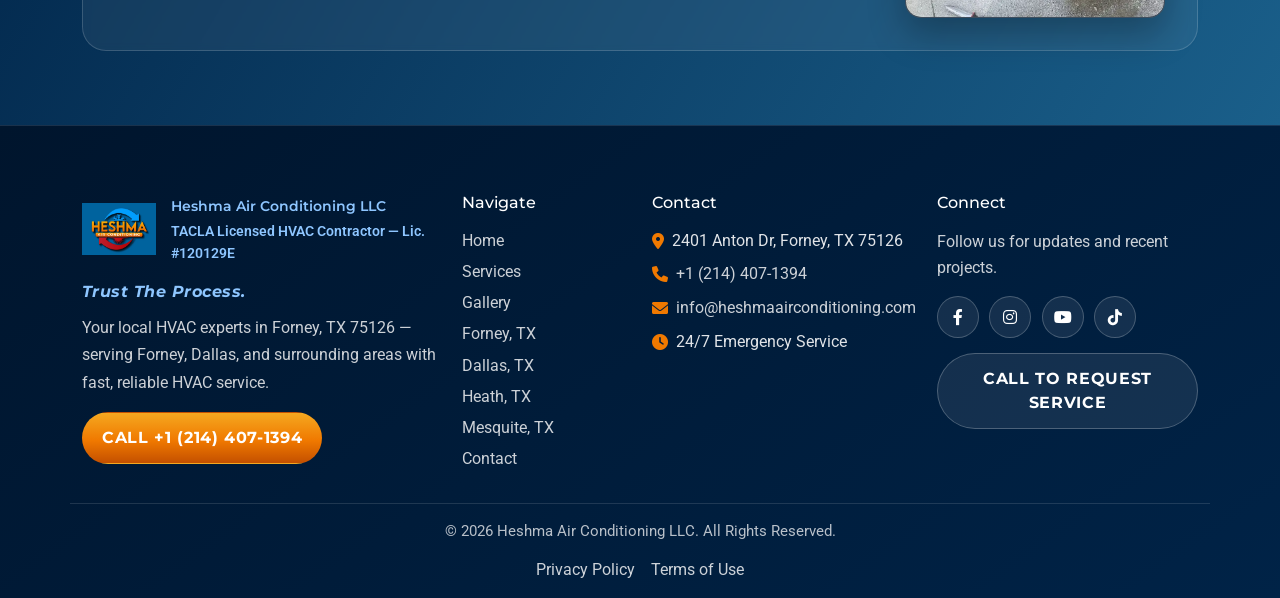
<file: ac-repair-forney-tx.html>
﻿<!DOCTYPE html>
<html lang="en">
<head>
	<meta charset="UTF-8">
	<meta name="viewport" content="width=device-width, initial-scale=1.0">
	<!-- Google tag (gtag.js) -->
	<script async src="https://www.googletagmanager.com/gtag/js?id=AW-10990584376"></script>
	<script>
	  window.dataLayer = window.dataLayer || [];
	  function gtag(){dataLayer.push(arguments);}
	  gtag('js', new Date());
	  gtag('config', 'AW-10990584376');
	</script>
	<title>AC Repair & HVAC Service in Forney, TX | Heshma Air Conditioning</title>
	<meta name="description" content="AC repair, furnace repair &amp; HVAC service in Forney, TX 75126. Local owner, based in Forney, no travel fees, 24/7 emergency. TACLA licensed.">
	<meta name="robots" content="index, follow">
	<link rel="icon" type="image/webp" href="css/img/logo-oficial.webp">
	<link rel="canonical" href="https://heshmaairconditioning.com/ac-repair-forney-tx.html">
	<meta property="og:type" content="website">
	<meta property="og:title" content="AC Repair & HVAC Service in Forney, TX | Heshma Air Conditioning">
	<meta property="og:description" content="Local AC repair and HVAC service in Forney, TX 75126. Based in Forney — faster response, no travel fees, 24/7 emergency availability. TACLA licensed.">
	<meta property="og:url" content="https://heshmaairconditioning.com/ac-repair-forney-tx.html">
	<meta property="og:site_name" content="Heshma Air Conditioning">
	<meta property="og:image" content="https://heshmaairconditioning.com/css/img/heshma-1.webp">
	<meta property="og:image:alt" content="Heshma Air Conditioning HVAC team serving Forney TX">
	<meta property="og:image:width" content="725">
	<meta property="og:image:height" content="907">
	<meta property="og:locale" content="en_US">
	<meta name="geo.region" content="US-TX">
	<meta name="geo.placename" content="Forney, Texas">
	<meta name="geo.position" content="32.7483;-96.4697">
	<meta name="ICBM" content="32.7483, -96.4697">
	<meta name="twitter:card" content="summary_large_image">
	<meta name="twitter:title" content="AC Repair & HVAC Service in Forney, TX | Heshma Air Conditioning">
	<meta name="twitter:description" content="Local AC repair and HVAC service in Forney, TX 75126. Based in Forney — faster response, 24/7 emergency availability.">
	<meta name="twitter:image" content="https://heshmaairconditioning.com/css/img/heshma-1.webp">
	<script type="application/ld+json">
	{
	  "@context": "https://schema.org",
	  "@graph": [
	    {
	      "@type": ["HVACBusiness", "LocalBusiness"],
	      "@id": "https://heshmaairconditioning.com/#business",
	      "name": "Heshma Air Conditioning LLC",
	      "legalName": "Heshma Air Conditioning LLC",
      "alternateName": ["Haisma Air Conditioning", "Haisma Heating and Cooling", "Heshma AC"],
	      "foundingDate": "2022",
	      "founder": {"@type": "Person", "name": "Heyser Leon"},
	      "url": "https://heshmaairconditioning.com/",
	      "logo": {
	        "@type": "ImageObject",
	        "url": "https://heshmaairconditioning.com/css/img/logo-oficial.webp"
	      },
	      "telephone": "+1-214-407-1394",
	      "email": "info@heshmaairconditioning.com",
	      "priceRange": "$$",
	      "address": {
	        "@type": "PostalAddress",
	        "streetAddress": "2401 Anton Dr",
	        "addressLocality": "Forney",
	        "addressRegion": "TX",
	        "postalCode": "75126",
	        "addressCountry": "US"
	      },
	      "geo": {
	        "@type": "GeoCoordinates",
	        "latitude": 32.73320,
	        "longitude": -96.46950
	      },
	      "areaServed": ["Forney", "TX 75126", "Talty", "Heartland", "Seagoville", "Terrell", "Kaufman County", "Texas"],
	      "openingHoursSpecification": {
	        "@type": "OpeningHoursSpecification",
	        "dayOfWeek": ["Monday","Tuesday","Wednesday","Thursday","Friday","Saturday","Sunday"],
	        "opens": "00:00",
	        "closes": "23:59"
	      },
	      "sameAs": [
	        "https://www.facebook.com/HeshmaAir",
	        "https://www.instagram.com/heshmaairconditioning",
	        "https://www.yelp.com/biz/heshma-air-conditioning-forney-2",
	        "https://www.bbb.org/us/tx/forney/profile/air-conditioning-contractor/heshma-air-conditioning-0875-91340658",
	        "https://www.google.com/search?kgmid=/g/11s7l1b1cd",
	        "https://www.youtube.com/@hesmaairconditioning",
	        "https://www.tiktok.com/@heysersh2016"
	      ],
	      "aggregateRating": {
	        "@type": "AggregateRating",
	        "ratingValue": "5",
	        "reviewCount": "10",
	        "bestRating": "5",
	        "worstRating": "1"
	      },
	      "hasCredential": {
	        "@type": "EducationalOccupationalCredential",
	        "name": "TACLA120129E",
	        "credentialCategory": "HVAC Contractor License",
	        "recognizedBy": {
	          "@type": "GovernmentOrganization",
	          "name": "Texas Department of Licensing and Regulation"
	        }
	      }
	    },
	    {
	      "@type": "WebSite",
	      "@id": "https://heshmaairconditioning.com/#website",
	      "url": "https://heshmaairconditioning.com/",
	      "name": "Heshma Air Conditioning",
	      "publisher": { "@id": "https://heshmaairconditioning.com/#business" }
	    },
	    {
	      "@type": "WebPage",
	      "@id": "https://heshmaairconditioning.com/ac-repair-forney-tx.html#webpage",
	      "url": "https://heshmaairconditioning.com/ac-repair-forney-tx.html",
	      "name": "AC Repair & HVAC Service in Forney, TX | Heshma Air Conditioning",
	      "description": "AC repair and HVAC service in Forney, TX 75126. Local owner, faster response, no travel fees, 24/7 emergency availability. TACLA licensed.",
	      "inLanguage": "en-US",
	      "isPartOf": { "@id": "https://heshmaairconditioning.com/#website" },
	      "about": { "@id": "https://heshmaairconditioning.com/#business" },
	      "dateModified": "2026-07-01",
      "keywords": "AC repair Forney TX, HVAC repair Forney TX 75126, furnace repair Forney TX, 24/7 emergency HVAC Forney, air conditioning repair Forney TX, HVAC contractor Forney TX"
	    },
	    {
	      "@type": "FAQPage",
	      "@id": "https://heshmaairconditioning.com/ac-repair-forney-tx.html#faq",
	      "mainEntity": [
	        {
	          "@type": "Question",
	          "name": "How much does an HVAC service visit cost in Forney, TX?",
	          "acceptedAnswer": { "@type": "Answer", "text": "Flat $80 service visit — full diagnostic included, no extra charge. That $80 is applied toward your repair if you proceed. We tell you the cost before we start. No surprise charges, ever." }
	        },
	        {
	          "@type": "Question",
	          "name": "How fast can you respond to emergencies in Forney, TX?",
	          "acceptedAnswer": { "@type": "Answer", "text": "We are based right here in Forney at 2401 Anton Dr. Same-day service is our standard. For emergencies we respond 24 hours a day, 7 days a week, including weekends and holidays." }
	        },
	        {
	          "@type": "Question",
	          "name": "Do you charge extra for evenings, weekends, or holidays?",
	          "acceptedAnswer": { "@type": "Answer", "text": "No. The flat $80 service visit applies any day, any time. No after-hours surcharges, no weekend fees, no holiday markups." }
	        },
	        {
	          "@type": "Question",
	          "name": "Should I repair or replace my AC unit?",
	          "acceptedAnswer": { "@type": "Answer", "text": "If your system is under 10 years old and the repair costs less than half the price of a replacement, repair usually makes sense. We give you an honest written assessment before you decide." }
	        },
	        {
	          "@type": "Question",
	          "name": "Is Heshma Air Conditioning licensed and insured in Texas?",
	          "acceptedAnswer": { "@type": "Answer", "text": "Yes. Heshma Air Conditioning LLC is TACLA licensed and fully insured. Owner-operated and serving Forney and East DFW since 2022." }
	        },
	        {
	          "@type": "Question",
	          "name": "Do you repair furnaces and heating systems in Forney, TX?",
	          "acceptedAnswer": { "@type": "Answer", "text": "Yes. We repair and replace furnaces, heat pumps, and all heating systems in Forney, TX 75126 — same day you call. Flat $80 service visit includes the full diagnostic. No extra charge for heating calls, no after-hours fee." }
	        },
	        {
	          "@type": "Question",
	          "name": "Do you offer 24/7 HVAC repair in Forney, TX?",
	          "acceptedAnswer": { "@type": "Answer", "text": "Yes. We are based right here in Forney at 2401 Anton Dr — available 24 hours a day, 7 days a week for AC repair, heating repair, and HVAC emergencies. No extra charge for nights, weekends, or holidays." }
	        }
	      ]
	    }
	  ]
	}
	</script>
	<link rel="preconnect" href="https://fonts.googleapis.com">
	<link rel="preconnect" href="https://fonts.gstatic.com" crossorigin>
	<link rel="preload" as="style" href="https://fonts.googleapis.com/css2?family=Montserrat:wght@600;700;800&family=Roboto:wght@400;700&display=swap" onload="this.onload=null;this.rel='stylesheet'">
	<noscript><link rel="stylesheet" href="https://fonts.googleapis.com/css2?family=Montserrat:wght@600;700;800&family=Roboto:wght@400;700&display=swap"></noscript>
	<link href="https://cdn.jsdelivr.net/npm/bootstrap@5.3.3/dist/css/bootstrap.min.css" rel="stylesheet" integrity="sha384-QWTKZyjpPEjISv5WaRU9OFeRpok6YctnYmDr5pNlyT2bRjXh0JMhjY6hW+ALEwIH" crossorigin="anonymous">
	<link rel="preload" as="style" href="https://cdnjs.cloudflare.com/ajax/libs/font-awesome/6.0.0/css/all.min.css" integrity="sha512-9usAa10IRO0HhonpyAIVpjrylPvoDwiPUiKdWk5t3PyolY1cOd4DSE0Ga+ri4AuTroPR5aQvXU9xC6qOPnzFeg==" crossorigin="anonymous" onload="this.onload=null;this.rel='stylesheet'">
	<noscript><link rel="stylesheet" href="https://cdnjs.cloudflare.com/ajax/libs/font-awesome/6.0.0/css/all.min.css" integrity="sha512-9usAa10IRO0HhonpyAIVpjrylPvoDwiPUiKdWk5t3PyolY1cOd4DSE0Ga+ri4AuTroPR5aQvXU9xC6qOPnzFeg==" crossorigin="anonymous"></noscript>
	<link rel="stylesheet" href="css/heshma.css">
	<link rel="stylesheet" href="css/cookie-consent.css">
</head>
<body>
	<a class="visually-hidden-focusable skip-link" href="#main-content">Skip to main content</a>

	<div class="top-contact-bar">
		<div class="container">
			<div class="top-contact-bar__content">
				<div class="top-contact-bar__items" aria-label="Company service highlights">
					<span><i class="fa-solid fa-phone-volume" aria-hidden="true"></i> 24/7 Emergency Service</span>
					<span><i class="fa-solid fa-location-dot" aria-hidden="true"></i> Based in Forney, TX 75126</span>
					<span><i class="fa-solid fa-certificate" aria-hidden="true"></i> TACLA Licensed &mdash; #120129E</span>
				</div>
				<a class="top-contact-bar__call" href="tel:+12144071394" aria-label="Call Heshma Air Conditioning now at 214 407 1394">Call +1 (214) 407-1394</a>
			</div>
		</div>
	</div>

	<header class="site-header">
		<nav class="navbar navbar-expand-lg fixed-top site-navbar" aria-label="Primary navigation">
			<div class="container">
				<a class="navbar-brand site-brand" href="/" aria-label="Heshma Air Conditioning home">
					<img src="css/img/logo-oficial.webp" alt="Heshma Air Conditioning logo" width="120" height="84">
					<span>
						<small>TACLA #120129E &middot; Forney, TX</small>
					</span>
				</a>

				<button class="navbar-toggler site-navbar__toggler" type="button" data-bs-toggle="collapse" data-bs-target="#mainNavigation" aria-controls="mainNavigation" aria-expanded="false" aria-label="Toggle navigation">
					<span class="navbar-toggler-icon"></span>
				</button>

				<div class="collapse navbar-collapse" id="mainNavigation">
					<ul class="navbar-nav ms-auto align-items-lg-center gap-lg-2">
						<li class="nav-item"><a class="nav-link" href="/">Home</a></li>
						<li class="nav-item"><a class="nav-link" href="index.html#services">Services</a></li>
						<li class="nav-item"><a class="nav-link" href="index.html#about-preview">About</a></li>
						<li class="nav-item"><a class="nav-link" href="gallery.html">Gallery</a></li>
						<!-- <li class="nav-item"><a class="nav-link" href="financing.html">Financing</a></li> -->
						<li class="nav-item"><a class="nav-link" href="index.html#contact">Contact</a></li>
						<li class="nav-item dropdown">
							<a class="nav-link dropdown-toggle" href="#" role="button" data-bs-toggle="dropdown" aria-expanded="false">Service Areas</a>
							<ul class="dropdown-menu">
								<li><a class="dropdown-item" href="ac-repair-forney-tx.html">Forney, TX</a></li>
								<li><a class="dropdown-item" href="ac-repair-dallas-tx.html">Dallas, TX</a></li>
								<li><a class="dropdown-item" href="ac-repair-heath-tx.html">Heath, TX</a></li>
								<li><a class="dropdown-item" href="ac-repair-mesquite-tx.html">Mesquite, TX</a></li>
							</ul>
						</li>
						<li class="nav-item mt-2 mt-lg-0">
							<a class="btn btn-nav-quote js-whatsapp-trigger" href="#" data-whatsapp-service="quote" data-whatsapp-source="nav-quote" aria-label="Request a free HVAC quote">Free Quote</a>
						</li>
						<li class="nav-item ms-lg-2 mt-2 mt-lg-0">
							<a class="btn btn-emergency" href="tel:+12144071394" aria-label="Emergency call to Heshma Air Conditioning">Emergency Call</a>
						</li>
					</ul>
				</div>
			</div>
		</nav>
	</header>

	<main id="main-content">
		<section class="hero-section hero-section--city-forney" id="hero" aria-labelledby="hero-title">
			<div class="container position-relative">
				<div class="row justify-content-center">
					<div class="col-lg-9">
						<div class="hero-copy text-center mx-auto">
							<p class="hero-copy__eyebrow">Same-Day Service &middot; Nights &amp; Weekends &middot; Forney, TX</p>
							<h1 id="hero-title">AC Repair & HVAC Service in Forney, TX</h1>
							<p class="hero-copy__lead">AC out in Forney? We're based 10 minutes from most of 75126. Same day, any hour — nights, weekends, holidays. A real technician answers the phone, not a call center. No travel fees, no hidden charges.</p>

							<div class="hero-copy__actions" aria-label="Primary calls to action">
								<a class="btn btn-hero-primary" href="tel:+12144071394" aria-label="Call now for HVAC service in Forney TX"><span class="hero-call-live" aria-hidden="true"></span>Call Now — We're Ready</a>
								<a class="btn btn-hero-secondary" href="sms:+12144071394" aria-label="Send a text message for HVAC service">Send a Text</a>
							</div>
							<p class="hero-call-sub">Techs available today &nbsp;·&nbsp; Free to call &nbsp;·&nbsp; Same-day fix</p>

							<p class="hero-wa-link"><a class="js-whatsapp-trigger" href="#" data-whatsapp-service="quote" data-whatsapp-source="hero-wa" aria-label="Contact us on WhatsApp">Prefer WhatsApp? Message us →</a></p>
					<ul class="hero-trust-list" aria-label="Why choose Heshma in Forney">
								<li><i class="fa-solid fa-location-dot" aria-hidden="true"></i> Based in Forney 75126</li>
								<li><i class="fa-solid fa-bolt" aria-hidden="true"></i> 24/7 Emergency Response</li>
								<li><i class="fa-solid fa-certificate" aria-hidden="true"></i> TACLA Licensed</li>
								<li><i class="fa-solid fa-language" aria-hidden="true"></i> Servicio en Español</li>
							</ul>
							<a class="hero-rating" href="https://www.google.com/search?kgmid=/g/11s7l1b1cd" target="_blank" rel="noopener noreferrer" aria-label="5.0 stars on Google — click to read or leave a review">
								<span class="hero-rating__stars" aria-hidden="true">
									<i class="fa-solid fa-star"></i>
									<i class="fa-solid fa-star"></i>
									<i class="fa-solid fa-star"></i>
									<i class="fa-solid fa-star"></i>
									<i class="fa-solid fa-star"></i>
								</span>
								<span class="hero-rating__text"><strong>5.0</strong> · Google Reviews</span>
							</a>
						</div>
					</div>
				</div>
			</div>
		</section>

		<section class="services-section" id="services" aria-labelledby="services-title">
			<div class="container">
				<div class="section-heading text-center">
					<p class="section-heading__eyebrow">HVAC Services in Forney, TX</p>
					<h2 id="services-title">Everything Your Forney Home or Business Needs</h2>
					<p>From emergency AC repair to full heating installations — we cover every HVAC need in Forney and the surrounding 75126 area.</p>
				</div>

				<div class="row g-4">
					<div class="col-lg-3 col-md-6">
						<article class="service-card" aria-labelledby="forney-cooling-title">
							<div class="service-card__icon" aria-hidden="true">
								<svg class="service-card__icon-svg" viewBox="0 0 24 24" aria-hidden="true" focusable="false">
									<path d="M12 2v20M4.5 6.5L19.5 17.5M4.5 17.5L19.5 6.5M12 2l3 3M12 2l-3 3M12 22l3-3M12 22l-3-3M4.5 6.5l4 .5M4.5 6.5l-.5 4M19.5 17.5l-4-.5M19.5 17.5l.5-4M4.5 17.5l4-.5M4.5 17.5l-.5-4M19.5 6.5l-4 .5M19.5 6.5l.5 4"/>
								</svg>
							</div>
							<h3 id="forney-cooling-title">Cooling — Forney, TX</h3>
							<ul>
								<li>Emergency AC Repair in Forney</li>
								<li>Capacitor Replacement</li>
								<li>Full System Replacement &amp; Installation</li>
								<li>Preventive Maintenance</li>
								<li>Air Handler Unit Services</li>
								<li>Ductless Mini-Split Systems</li>
							</ul>
							<a class="btn btn-service" href="tel:+12144071394" aria-label="Call to book fix my ac"><i class="fa-solid fa-phone" aria-hidden="true"></i> Fix My AC</a>
					<a class="service-card__wa-link js-whatsapp-trigger" href="#" data-whatsapp-service="cooling" data-whatsapp-source="forney-cooling" aria-label="WhatsApp for fix my ac">or WhatsApp →</a>
						</article>
					</div>

					<div class="col-lg-3 col-md-6">
						<article class="service-card" aria-labelledby="forney-heating-title">
							<div class="service-card__icon" aria-hidden="true">
								<svg class="service-card__icon-svg" viewBox="0 0 24 24" aria-hidden="true" focusable="false">
									<path d="M12 2c1.5 3-1 4.5-1 7 0 1.6 1.2 2.8 2.8 2.8 2.5 0 4.2-2.3 4.2-4.8 2 1.6 3 4 3 6.5A8 8 0 1 1 7 6.5c.6 1.7 2.1 2.8 3.8 2.8 2.4 0 4.2-2.1 3.2-5.3Z"/>
								</svg>
							</div>
							<h3 id="forney-heating-title">Heating — Forney, TX</h3>
							<ul>
								<li>Heating Installation &amp; Replacement</li>
								<li>Furnace Installation &amp; Repair</li>
								<li>Heat Pump Installation &amp; Repair</li>
								<li>Heating Maintenance &amp; Tune-ups</li>
								<li>Thermostat Installation &amp; Repair</li>
							</ul>
							<a class="btn btn-service" href="tel:+12144071394" aria-label="Call to book fix my heat"><i class="fa-solid fa-phone" aria-hidden="true"></i> Fix My Heat</a>
					<a class="service-card__wa-link js-whatsapp-trigger" href="#" data-whatsapp-service="heating" data-whatsapp-source="forney-heating" aria-label="WhatsApp for fix my heat">or WhatsApp →</a>
						</article>
					</div>

					<div class="col-lg-3 col-md-6">
						<article class="service-card" aria-labelledby="forney-iaq-title">
							<div class="service-card__icon" aria-hidden="true">
								<svg class="service-card__icon-svg" viewBox="0 0 24 24" aria-hidden="true" focusable="false">
									<path d="M3 8h11a3 3 0 1 0-3-3M3 12h15a3 3 0 1 1-3 3M3 16h9a2.5 2.5 0 1 1-2.5 2.5"/>
								</svg>
							</div>
							<h3 id="forney-iaq-title">Air Quality &amp; Thermostats</h3>
							<ul>
								<li>Thermostat Installation &amp; Upgrades</li>
								<li>Smart Home Integration</li>
								<li>Air Filtration Systems</li>
															</ul>
							<a class="btn btn-service" href="tel:+12144071394" aria-label="Call to book improve my air"><i class="fa-solid fa-phone" aria-hidden="true"></i> Improve My Air</a>
					<a class="service-card__wa-link js-whatsapp-trigger" href="#" data-whatsapp-service="iaq" data-whatsapp-source="forney-iaq" aria-label="WhatsApp for improve my air">or WhatsApp →</a>
						</article>
					</div>

					<div class="col-lg-3 col-md-6">
						<article class="service-card" aria-labelledby="forney-commercial-title">
							<div class="service-card__icon" aria-hidden="true">
								<svg class="service-card__icon-svg" viewBox="0 0 24 24" aria-hidden="true" focusable="false">
									<path d="M3 21h18M5 21V7l7-4 7 4v14M9 21v-4h6v4M8 9h.01M12 9h.01M16 9h.01M8 12h.01M12 12h.01M16 12h.01"/>
								</svg>
							</div>
							<h3 id="forney-commercial-title">Commercial HVAC</h3>
							<ul>
								<li>Commercial System Replacement</li>
								<li>Large Unit Installation &amp; Repair</li>
								<li>Preventative Maintenance Plans</li>
								<li>Duct Replacement &amp; Air Balance</li>
							</ul>
							<a class="btn btn-service" href="tel:+12144071394" aria-label="Call to book get a quote"><i class="fa-solid fa-phone" aria-hidden="true"></i> Get a Quote</a>
					<a class="service-card__wa-link js-whatsapp-trigger" href="#" data-whatsapp-service="commercial" data-whatsapp-source="forney-commercial" aria-label="WhatsApp for get a quote">or WhatsApp →</a>
						</article>
					</div>
				</div>

				<div class="services-section__trust" role="note" aria-label="Trust indicators">
					<span><i class="fa-solid fa-certificate" aria-hidden="true"></i> TACLA Licensed</span>
					<span><i class="fa-solid fa-clock" aria-hidden="true"></i> 24/7 Availability</span>
					<span><i class="fa-solid fa-shield-halved" aria-hidden="true"></i> Warranty-Backed Work</span>
				</div>
			</div>
		</section>

		<section class="about-section" id="why-forney" aria-labelledby="why-forney-title">
			<div class="container">
				<div class="section-heading text-center about-section__heading">
					<p class="section-heading__eyebrow">Why Forney Chooses Heshma</p>
					<h2 id="why-forney-title">The Local Advantage for Forney, TX Homeowners</h2>
					<p>Being based in Forney means we are never far away. When your AC fails on a 100°F Texas afternoon, our technicians are in your area — not driving from across Dallas. We serve all of Forney including Gateway, Travis Ranch, Clements Ranch, and communities along US-80.</p>
				</div>

				<div class="about-section__grid" aria-label="Why Forney chooses Heshma Air Conditioning">
					<article class="about-section__card">
						<h3>Based in Forney 75126</h3>
						<p>Our office is at 2401 Anton Dr, Forney, TX. No long drives, no extra fees — just fast local service from a team that lives and works in your community.</p>
					</article>
					<article class="about-section__card">
						<h3>Fastest Emergency Response</h3>
						<p>Because we are already in Forney, emergency calls get a quicker response than contractors based in Dallas. When minutes matter in Texas heat, location matters.</p>
					</article>
					<article class="about-section__card">
						<h3>Licensed &amp; Ready 24/7</h3>
						<p>TACLA Licensed HVAC Contractor available every day of the year, day and night, for emergency repairs, routine maintenance, and new installations.</p>
					</article>
					<article class="about-section__card">
						<h3>Warranty-Backed Work</h3>
						<p>Every installation and repair in Forney comes with warranty-backed workmanship and clear communication so you know exactly what was done and why.</p>
					</article>
				</div>
			</div>
		</section>

		<section class="offer-section" id="offer" aria-labelledby="offer-title">
			<div class="container">
				<div class="offer-card">
					<span class="offer-card__badge">&#9728; Summer Heat Is Here &middot; Same-Day Slots Fill Fast</span>
					<h2 id="offer-title">Flat $80 Service Visit — Free Diagnostic Included</h2>
					<p>Forney homeowners shouldn’t have to guess what a repair costs before the technician opens the unit. We price it in writing before any work starts — you approve, then we move. No pressure, no surprises.</p>
					<p class="offer-card__urgency">Forney's summer peaks in June &mdash; same-day slots fill fast in the 75126 area. Book now, not when it breaks.</p>
					<ul class="offer-card__list">
						<li>Full system diagnostic at no extra charge</li>
						<li>Written quote before any repair begins</li>
						<li>$80 applied toward your repair cost</li>
						<li>Same rate nights, weekends &amp; holidays</li>
						<li>Free in-home estimate for full system replacements</li>
					</ul>
					<p class="offer-card__guarantee"><i class="fa-solid fa-shield-halved" aria-hidden="true"></i> 100% satisfaction guaranteed &mdash; we come back at no charge if the work doesn't meet your standard.</p>
					<div class="offer-card__actions">
						<a class="btn btn-offer-primary" href="tel:+12144071394" aria-label="Call Heshma Air Conditioning at 214 407 1394">Call (214) 407-1394</a>
						<a class="btn btn-offer-secondary" href="sms:+12144071394" aria-label="Send a text message to Heshma Air Conditioning">Send a Text</a>
						<a class="btn btn-offer-email" href="mailto:info@heshmaairconditioning.com" aria-label="Email Heshma Air Conditioning">Send an Email</a>
					</div>
					<p class="offer-card__whatsapp">Prefer WhatsApp? <a class="js-whatsapp-trigger" href="#" data-whatsapp-service="quote" data-whatsapp-source="offer-section" aria-label="Contact Heshma Air Conditioning on WhatsApp">Message us here →</a></p>
				</div>
			</div>
		</section>

		<section class="faq-section" id="faq" aria-labelledby="faq-title">
			<div class="container">
				<div class="section-heading text-center">
					<p class="section-heading__eyebrow">Common Questions</p>
					<h2 id="faq-title">Answers Before You Call</h2>
					<p>Everything you need to know about HVAC service in Forney, TX — pricing, timing, and what to expect.</p>
				</div>
				<div class="accordion" id="faqAccordion">

				<div class="accordion-item">
					<h3 class="accordion-header">
						<button class="accordion-button" type="button" data-bs-toggle="collapse" data-bs-target="#faq1" aria-expanded="true" aria-controls="faq1">
							How much does an HVAC service visit cost in Forney, TX?
						</button>
					</h3>
					<div id="faq1" class="accordion-collapse collapse show" data-bs-parent="#faqAccordion">
						<div class="accordion-body">
							Flat <strong>$80 service visit</strong> — full diagnostic included, no extra charge. That $80 is applied toward your repair if you proceed. We tell you the cost before we start. No surprise charges, ever.
						</div>
					</div>
				</div>

				<div class="accordion-item">
					<h3 class="accordion-header">
						<button class="accordion-button collapsed" type="button" data-bs-toggle="collapse" data-bs-target="#faq2" aria-expanded="false" aria-controls="faq2">
							How fast can you respond to emergencies in Forney, TX?
						</button>
					</h3>
					<div id="faq2" class="accordion-collapse collapse" data-bs-parent="#faqAccordion">
						<div class="accordion-body">
							We’re based right here in Forney at 2401 Anton Dr — no driving in from Dallas. Same-day service is our standard. For emergencies we respond 24 hours a day, 7 days a week, including weekends and holidays.
						</div>
					</div>
				</div>

				<div class="accordion-item">
					<h3 class="accordion-header">
						<button class="accordion-button collapsed" type="button" data-bs-toggle="collapse" data-bs-target="#faq3" aria-expanded="false" aria-controls="faq3">
							Do you charge extra for evenings, weekends, or holidays?
						</button>
					</h3>
					<div id="faq3" class="accordion-collapse collapse" data-bs-parent="#faqAccordion">
						<div class="accordion-body">
							No. The flat $80 service visit applies any day, any time. No after-hours surcharges, no weekend fees, no holiday markups. The price is the price.
						</div>
					</div>
				</div>

				<div class="accordion-item">
					<h3 class="accordion-header">
						<button class="accordion-button collapsed" type="button" data-bs-toggle="collapse" data-bs-target="#faq4" aria-expanded="false" aria-controls="faq4">
							Should I repair or replace my AC unit?
						</button>
					</h3>
					<div id="faq4" class="accordion-collapse collapse" data-bs-parent="#faqAccordion">
						<div class="accordion-body">
							General rule: if your system is under 10 years old and the repair costs less than half the price of a replacement, repair usually makes sense. We give you an honest written assessment before you decide — no pressure to upgrade.
						</div>
					</div>
				</div>

				<div class="accordion-item">
					<h3 class="accordion-header">
						<button class="accordion-button collapsed" type="button" data-bs-toggle="collapse" data-bs-target="#faq5" aria-expanded="false" aria-controls="faq5">
							Is Heshma Air Conditioning licensed and insured in Texas?
						</button>
					</h3>
					<div id="faq5" class="accordion-collapse collapse" data-bs-parent="#faqAccordion">
						<div class="accordion-body">
							Yes. Heshma Air Conditioning LLC is <strong>TACLA licensed</strong> — the credential required of all HVAC contractors in Texas — and fully insured. Owner-operated and serving Forney and East DFW since 2022.
						</div>
					</div>
				</div>

				<div class="accordion-item">
					<h3 class="accordion-header">
						<button class="accordion-button collapsed" type="button" data-bs-toggle="collapse" data-bs-target="#faq6" aria-expanded="false" aria-controls="faq6">
							Do you repair furnaces and heating systems in Forney, TX?
						</button>
					</h3>
					<div id="faq6" class="accordion-collapse collapse" data-bs-parent="#faqAccordion">
						<div class="accordion-body">
							Yes. We repair and replace furnaces, heat pumps, and all heating systems in Forney, TX 75126 — same day you call. Flat <strong>$80 service visit</strong> includes the full diagnostic. No extra charge for heating calls, no after-hours fee.
						</div>
					</div>
				</div>

				<div class="accordion-item">
					<h3 class="accordion-header">
						<button class="accordion-button collapsed" type="button" data-bs-toggle="collapse" data-bs-target="#faq7" aria-expanded="false" aria-controls="faq7">
							Do you offer 24/7 HVAC repair in Forney, TX?
						</button>
					</h3>
					<div id="faq7" class="accordion-collapse collapse" data-bs-parent="#faqAccordion">
						<div class="accordion-body">
							Yes. We're based right here in Forney at 2401 Anton Dr — available 24 hours a day, 7 days a week for AC repair, heating repair, and HVAC emergencies. No extra charge for nights, weekends, or holidays.
						</div>
					</div>
				</div>

				</div>
			</div>
		</section>
		<section class="contact-cta" id="contact" aria-labelledby="forney-cta-title">
			<div class="container">
				<div class="contact-cta__content">
					<div>
						<p class="section-heading__eyebrow">Forney, TX — Emergency Line</p>
						<h2 id="forney-cta-title">HVAC Emergency in Forney? We Are Already Here.</h2>
						<p>Our Forney-based technicians are on call 24/7. Call or text us for immediate response anywhere in the 75126 area.</p>
					</div>
					<div class="contact-cta__actions" aria-label="Forney emergency contact actions">
						<a class="btn btn-hero-primary" href="tel:+12144071394" aria-label="Call Heshma Air Conditioning Forney TX">Call — We Pick Up</a>
						<a class="btn btn-hero-secondary" href="sms:+12144071394" aria-label="Send a text message for HVAC emergency">Send a Text</a>
					</div>
					<div class="contact-cta__media" aria-label="Heshma Air Conditioning Forney team">
						<img src="css/img/heshma-1.webp" alt="Heshma Air Conditioning technician repairing outdoor AC unit in Forney TX" width="725" height="907" loading="lazy">
					</div>
				</div>
			</div>
		</section>
	</main>

	<footer class="site-footer" aria-labelledby="footer-title">
		<div class="container">
			<div class="site-footer__top row g-4">
				<div class="col-lg-4 col-md-6">
					<div class="footer-brand">
						<div class="footer-brand__head">
							<img src="css/img/logo-oficial.webp" alt="Heshma Air Conditioning logo" width="144" height="101">
							<div>
								<p id="footer-title" class="footer-brand__head-name">Heshma Air Conditioning LLC</p>
								<p>TACLA Licensed HVAC Contractor &mdash; Lic. #120129E</p>
							</div>
						</div>
						<p class="footer-brand__motto">Trust The Process.</p>
						<p class="footer-brand__text">Your local HVAC experts in Forney, TX 75126 — serving Forney, Dallas, and surrounding areas with fast, reliable HVAC service.</p>
						<a class="btn btn-footer-cta" href="tel:+12144071394" aria-label="Call Heshma Air Conditioning now">Call +1 (214) 407-1394</a>
					</div>
				</div>

				<div class="col-lg-2 col-md-6 col-6">
					<div class="footer-nav">
						<h3>Navigate</h3>
						<ul>
							<li><a href="/">Home</a></li>
							<li><a href="index.html#services">Services</a></li>
							<li><a href="gallery.html">Gallery</a></li>
							<li><a href="ac-repair-forney-tx.html" aria-current="page">Forney, TX</a></li>
							<li><a href="ac-repair-dallas-tx.html">Dallas, TX</a></li>
							<li><a href="ac-repair-heath-tx.html">Heath, TX</a></li>
							<li><a href="ac-repair-mesquite-tx.html">Mesquite, TX</a></li>
							<li><a href="index.html#contact">Contact</a></li>
						</ul>
					</div>
				</div>

				<div class="col-lg-3 col-md-6">
					<div class="footer-contact">
						<h3>Contact</h3>
						<address>
							<span><i class="fa-solid fa-location-dot" aria-hidden="true"></i> 2401 Anton Dr, Forney, TX 75126</span>
							<a href="tel:+12144071394"><i class="fa-solid fa-phone" aria-hidden="true"></i> +1 (214) 407-1394</a>
							<a href="mailto:info@heshmaairconditioning.com"><i class="fa-solid fa-envelope" aria-hidden="true"></i> info@heshmaairconditioning.com</a>
							<span><i class="fa-solid fa-clock" aria-hidden="true"></i> 24/7 Emergency Service</span>
						</address>
					</div>
				</div>

				<div class="col-lg-3 col-md-6">
					<div class="footer-social">
						<h3>Connect</h3>
						<p>Follow us for updates and recent projects.</p>
						<div class="footer-social__links" aria-label="Social media links">
							<a href="https://www.facebook.com/HeshmaAir" target="_blank" rel="noopener noreferrer" aria-label="Visit Heshma Air Conditioning on Facebook">
								<i class="fa-brands fa-facebook-f" aria-hidden="true"></i>
							</a>
							<a href="https://www.instagram.com/heshmaairconditioning" target="_blank" rel="noopener noreferrer" aria-label="Visit Heshma Air Conditioning on Instagram">
								<i class="fa-brands fa-instagram" aria-hidden="true"></i>
							</a>
							<a href="https://www.youtube.com/@hesmaairconditioning" target="_blank" rel="noopener noreferrer" aria-label="Visit Heshma Air Conditioning on YouTube">
								<i class="fa-brands fa-youtube" aria-hidden="true"></i>
							</a>
							<a href="https://www.tiktok.com/@heysersh2016" target="_blank" rel="noopener noreferrer" aria-label="Visit Heshma Air Conditioning on TikTok">
								<i class="fa-brands fa-tiktok" aria-hidden="true"></i>
							</a>
							</div>
						<a class="btn btn-footer-secondary" href="tel:+12144071394" aria-label="Call Heshma Air Conditioning">Call to Request Service</a>
					</div>
				</div>
			</div>

			<div class="site-footer__bottom">
				<p>© 2026 Heshma Air Conditioning LLC. All Rights Reserved.</p>
				<div class="site-footer__legal">
					<a href="privacy-policy.html">Privacy Policy</a>
					<a href="terms-of-use.html">Terms of Use</a>
				</div>
			</div>
		</div>
	</footer>

		<a class="floating-cta-call" href="tel:+12144071394" aria-label="Call Heshma Air Conditioning — same-day HVAC service">
		<i class="fa-solid fa-phone" aria-hidden="true"></i>
		<span>Call a Tech Now</span>
	</a>

	<section class="cookie-consent" id="cookie-consent" aria-live="polite" aria-label="Cookie consent" hidden>
		<div class="cookie-consent__inner">
			<p class="cookie-consent__text">
				We use essential cookies and limited analytics to improve your browsing experience.
				See our <a href="privacy-policy.html">Privacy Policy</a> for details.
			</p>
			<div class="cookie-consent__actions" aria-label="Cookie consent actions">
				<button class="btn cookie-consent__btn cookie-consent__btn--reject" id="cookie-reject" type="button">Reject</button>
				<button class="btn cookie-consent__btn cookie-consent__btn--accept" id="cookie-accept" type="button">Accept</button>
			</div>
		</div>
	</section>

	<script src="https://cdn.jsdelivr.net/npm/bootstrap@5.3.3/dist/js/bootstrap.bundle.min.js" integrity="sha384-YvpcrYf0tY3lHB60NNkmXc5s9fDVZLESaAA55NDzOxhy9GkcIdslK1eN7N6jIeHz" crossorigin="anonymous"></script>
	<script src="js/heshma.js"></script>
	<script src="js/cookie-consent.js"></script>
</body>
</html>
</file>
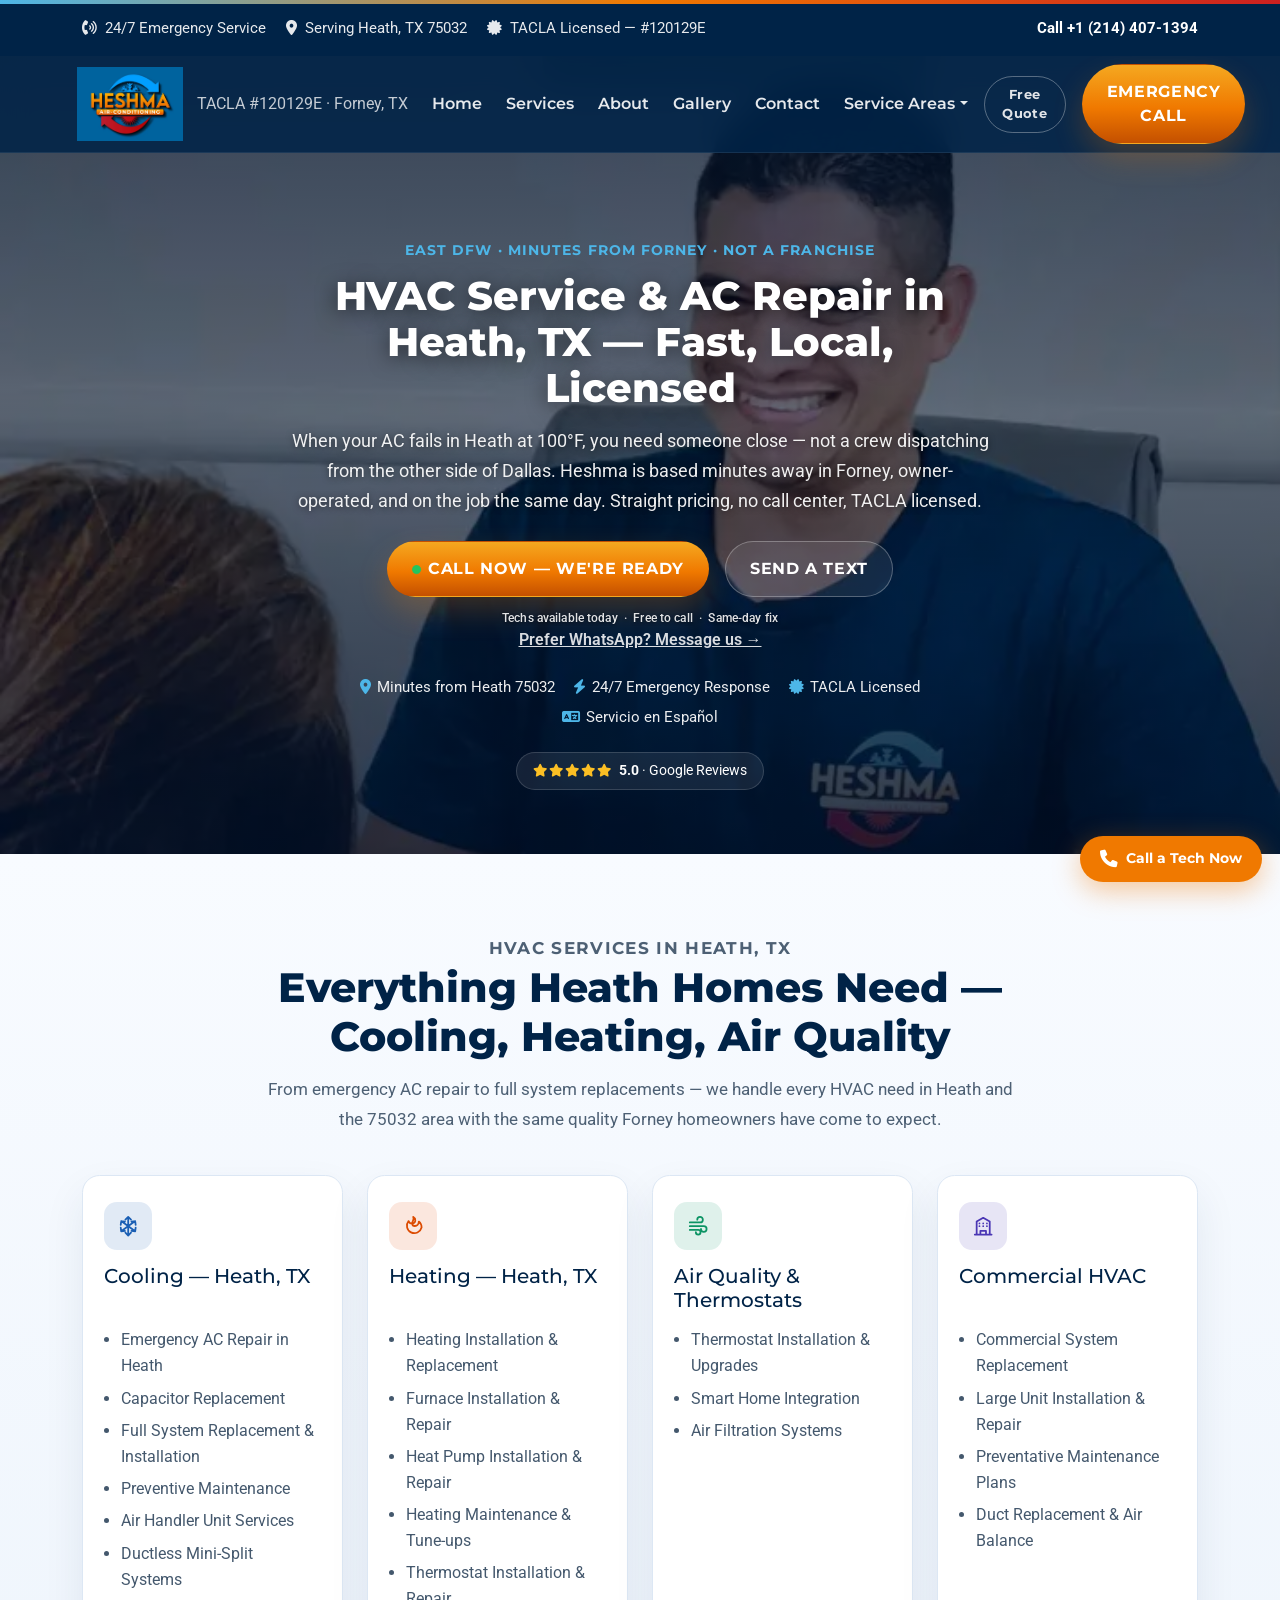
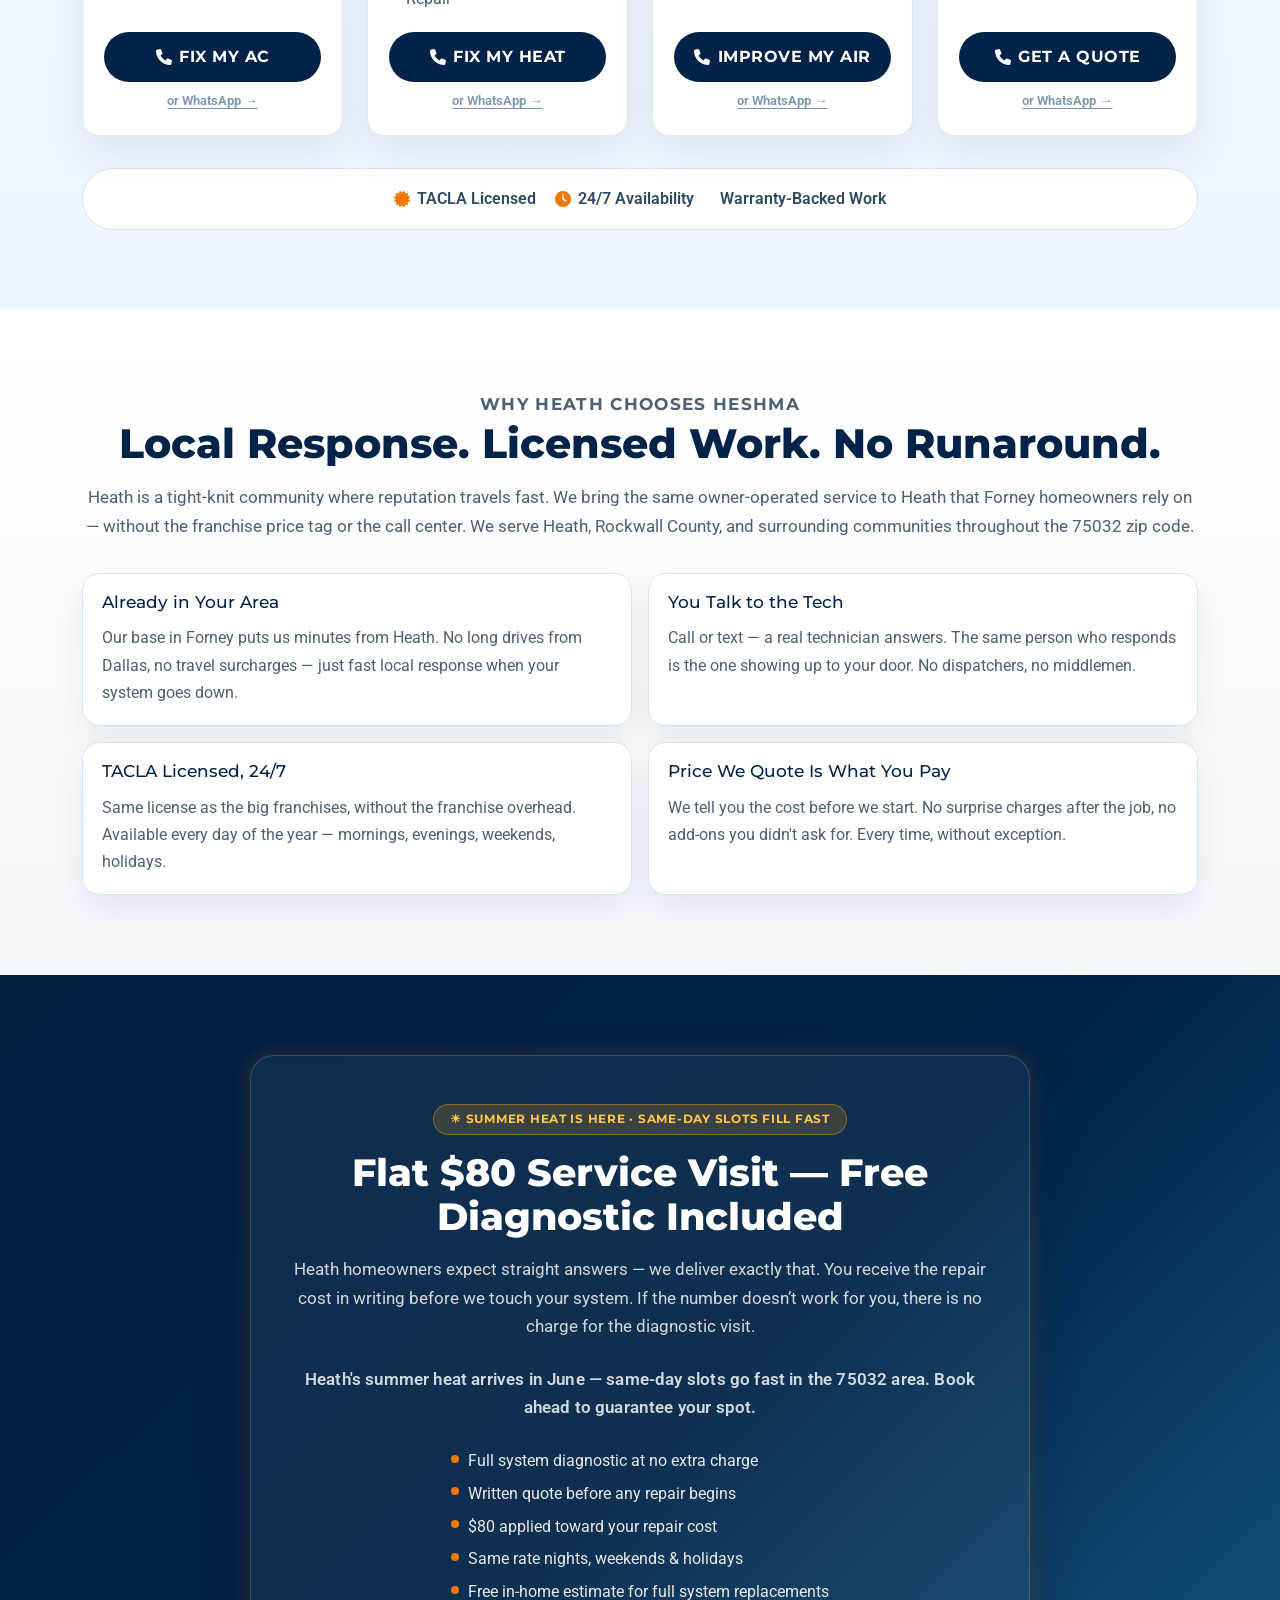
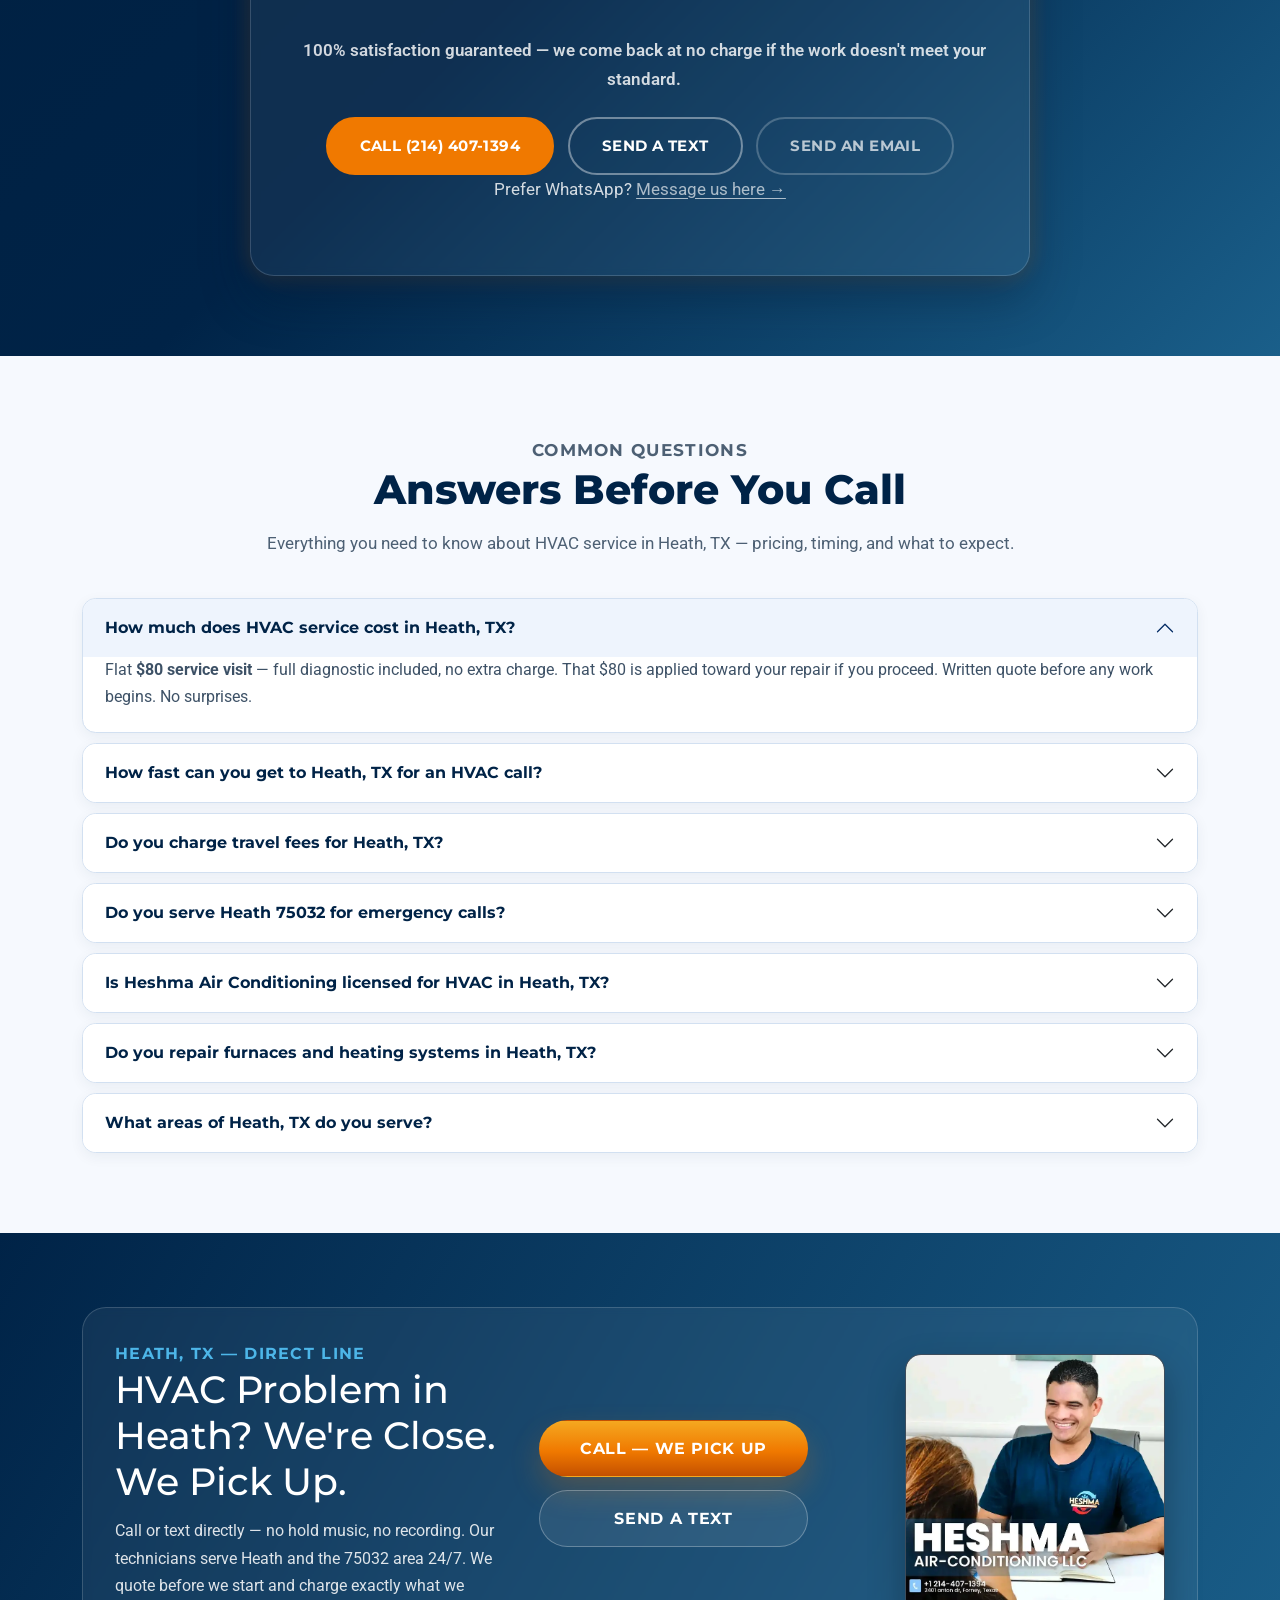
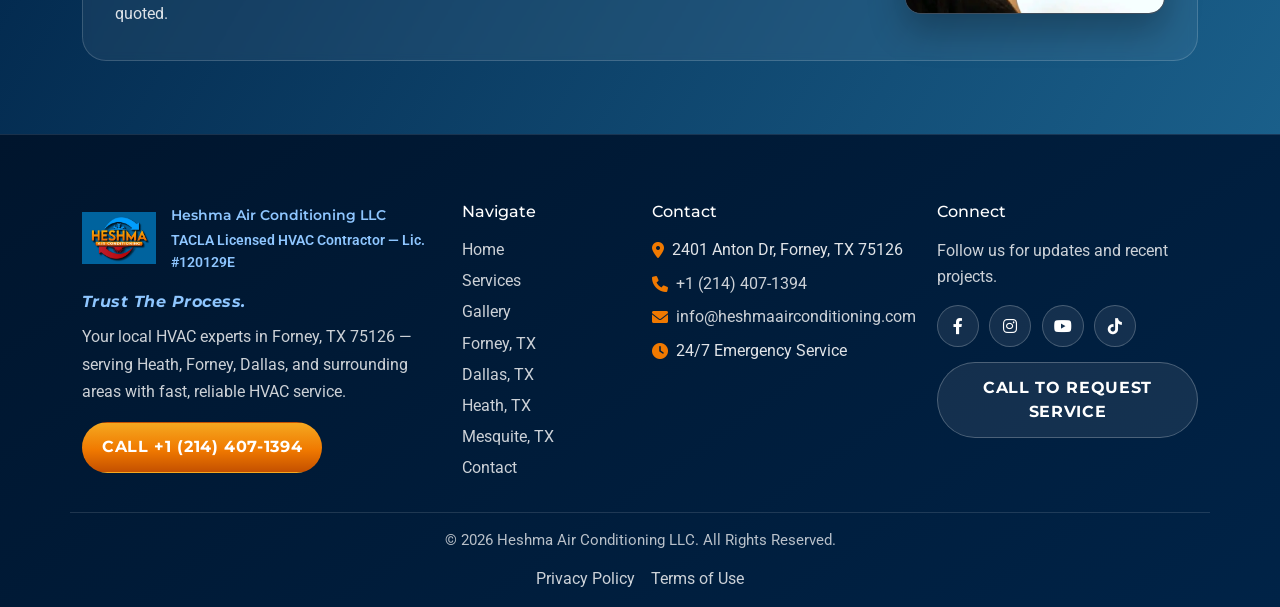
<file: ac-repair-heath-tx.html>
﻿<!DOCTYPE html>
<html lang="en">
<head>
	<meta charset="UTF-8">
	<meta name="viewport" content="width=device-width, initial-scale=1.0">
	<!-- Google tag (gtag.js) -->
	<script async src="https://www.googletagmanager.com/gtag/js?id=AW-10990584376"></script>
	<script>
	  window.dataLayer = window.dataLayer || [];
	  function gtag(){dataLayer.push(arguments);}
	  gtag('js', new Date());
	  gtag('config', 'AW-10990584376');
	</script>
	<title>AC Repair & HVAC in Heath, TX | Heshma Air Conditioning</title>
	<meta name="description" content="AC repair, furnace repair & HVAC service in Heath, TX. Based minutes from Forney — same-day response, no travel fees. TACLA licensed.">
	<meta name="robots" content="index, follow">
	<link rel="icon" type="image/webp" href="css/img/logo-oficial.webp">
	<link rel="canonical" href="https://heshmaairconditioning.com/ac-repair-heath-tx.html">
	<meta property="og:type" content="website">
	<meta property="og:title" content="AC Repair & HVAC in Heath, TX | Heshma Air Conditioning">
	<meta property="og:description" content="AC repair, furnace repair & HVAC service in Heath, TX. Based minutes from Forney — same-day response, no travel fees. TACLA licensed.">
	<meta property="og:url" content="https://heshmaairconditioning.com/ac-repair-heath-tx.html">
	<meta property="og:site_name" content="Heshma Air Conditioning">
	<meta property="og:image" content="https://heshmaairconditioning.com/css/img/heshma-4.webp">
	<meta property="og:image:alt" content="Heshma Air Conditioning HVAC technician serving Heath TX">
	<meta property="og:image:width" content="725">
	<meta property="og:image:height" content="725">
	<meta property="og:locale" content="en_US">
	<meta name="geo.region" content="US-TX">
	<meta name="geo.placename" content="Heath, Texas">
	<meta name="geo.position" content="32.8401;-96.4684">
	<meta name="ICBM" content="32.8401, -96.4684">
	<meta name="twitter:card" content="summary_large_image">
	<meta name="twitter:title" content="AC Repair & HVAC in Heath, TX | Heshma Air Conditioning">
	<meta name="twitter:description" content="AC repair, furnace repair & HVAC service in Heath, TX. Based minutes from Forney — same-day response, no travel fees. TACLA licensed.">
	<meta name="twitter:image" content="https://heshmaairconditioning.com/css/img/heshma-4.webp">
	<script type="application/ld+json">
	{
	  "@context": "https://schema.org",
	  "@graph": [
	    {
	      "@type": ["HVACBusiness", "LocalBusiness"],
	      "@id": "https://heshmaairconditioning.com/#business",
	      "name": "Heshma Air Conditioning LLC",
	      "legalName": "Heshma Air Conditioning LLC",
      "alternateName": ["Haisma Air Conditioning", "Haisma Heating and Cooling", "Heshma AC"],
	      "foundingDate": "2022",
	      "founder": {"@type": "Person", "name": "Heyser Leon"},
	      "url": "https://heshmaairconditioning.com/",
	      "logo": {
	        "@type": "ImageObject",
	        "url": "https://heshmaairconditioning.com/css/img/logo-oficial.webp"
	      },
	      "telephone": "+1-214-407-1394",
	      "email": "info@heshmaairconditioning.com",
	      "priceRange": "$$",
	      "address": {
	        "@type": "PostalAddress",
	        "streetAddress": "2401 Anton Dr",
	        "addressLocality": "Forney",
	        "addressRegion": "TX",
	        "postalCode": "75126",
	        "addressCountry": "US"
	      },
	      "geo": {
	        "@type": "GeoCoordinates",
	        "latitude": 32.73320,
	        "longitude": -96.46950
	      },
	      "areaServed": ["Heath", "TX 75032", "Rowlett", "Sunnyvale", "Rockwall County", "Texas"],
	      "openingHoursSpecification": {
	        "@type": "OpeningHoursSpecification",
	        "dayOfWeek": ["Monday","Tuesday","Wednesday","Thursday","Friday","Saturday","Sunday"],
	        "opens": "00:00",
	        "closes": "23:59"
	      },
	      "sameAs": [
	        "https://www.facebook.com/HeshmaAir",
	        "https://www.instagram.com/heshmaairconditioning",
	        "https://www.yelp.com/biz/heshma-air-conditioning-forney-2",
	        "https://www.bbb.org/us/tx/forney/profile/air-conditioning-contractor/heshma-air-conditioning-0875-91340658",
	        "https://www.google.com/search?kgmid=/g/11s7l1b1cd",
	        "https://www.youtube.com/@hesmaairconditioning",
	        "https://www.tiktok.com/@heysersh2016"
	      ],
	      "aggregateRating": {
	        "@type": "AggregateRating",
	        "ratingValue": "5",
	        "reviewCount": "10",
	        "bestRating": "5",
	        "worstRating": "1"
	      },
	      "hasCredential": {
	        "@type": "EducationalOccupationalCredential",
	        "name": "TACLA120129E",
	        "credentialCategory": "HVAC Contractor License",
	        "recognizedBy": {
	          "@type": "GovernmentOrganization",
	          "name": "Texas Department of Licensing and Regulation"
	        }
	      }
	    },
	    {
	      "@type": "WebSite",
	      "@id": "https://heshmaairconditioning.com/#website",
	      "url": "https://heshmaairconditioning.com/",
	      "name": "Heshma Air Conditioning",
	      "publisher": { "@id": "https://heshmaairconditioning.com/#business" }
	    },
	    {
	      "@type": "WebPage",
	      "@id": "https://heshmaairconditioning.com/ac-repair-heath-tx.html#webpage",
	      "url": "https://heshmaairconditioning.com/ac-repair-heath-tx.html",
	      "name": "AC Repair & HVAC in Heath, TX | Heshma Air Conditioning",
	      "description": "AC repair, furnace repair & HVAC service in Heath, TX. Based minutes from Forney — same-day response, no travel fees. TACLA licensed.",
	      "inLanguage": "en-US",
	      "isPartOf": { "@id": "https://heshmaairconditioning.com/#website" },
	      "about": { "@id": "https://heshmaairconditioning.com/#business" },
	      "dateModified": "2026-07-10",
      "keywords": "AC repair Heath TX, HVAC service Heath TX 75032, furnace repair Heath TX, air conditioning contractor Heath TX, emergency HVAC Heath TX"
	    },
	    {
	      "@type": "FAQPage",
	      "@id": "https://heshmaairconditioning.com/ac-repair-heath-tx.html#faq",
	      "mainEntity": [
	        {
	          "@type": "Question",
	          "name": "How much does HVAC service cost in Heath, TX?",
	          "acceptedAnswer": { "@type": "Answer", "text": "Flat $80 service visit — full diagnostic included, no extra charge. That $80 is applied toward your repair if you proceed. Written quote before any work begins. No surprises." }
	        },
	        {
	          "@type": "Question",
	          "name": "How fast can you get to Heath, TX for an HVAC call?",
	          "acceptedAnswer": { "@type": "Answer", "text": "We are based minutes away in Forney. For Heath calls we typically arrive the same day — often within hours. Emergencies get priority response 24 hours a day, 7 days a week." }
	        },
	        {
	          "@type": "Question",
	          "name": "Do you charge travel fees for Heath, TX?",
	          "acceptedAnswer": { "@type": "Answer", "text": "No travel fees. The flat $80 covers arrival and full diagnostic. No zone fees, no fuel surcharges." }
	        },
	        {
	          "@type": "Question",
	          "name": "Do you serve Heath 75032 for emergency calls?",
	          "acceptedAnswer": { "@type": "Answer", "text": "Yes. We serve Heath TX 75032 and the surrounding Rockwall County area 24/7, including weekends and holidays. No extra charge for off-hours." }
	        },
	        {
	          "@type": "Question",
	          "name": "Is Heshma Air Conditioning licensed for HVAC in Heath, TX?",
	          "acceptedAnswer": { "@type": "Answer", "text": "Yes. Heshma Air Conditioning LLC is TACLA licensed and fully insured. Owner-operated, serving Rockwall County and East DFW since 2022." }
	        },
	        {
	          "@type": "Question",
	          "name": "Do you repair furnaces and heating systems in Heath, TX?",
	          "acceptedAnswer": { "@type": "Answer", "text": "Yes. We repair and replace furnaces, heat pumps, and all heating systems in Heath, TX 75032 — same day you call. Flat $80 service visit covers the full diagnostic. No extra charge for heating calls, no after-hours surcharge." }
	        },
	        {
	          "@type": "Question",
	          "name": "What areas of Heath, TX do you serve?",
	          "acceptedAnswer": { "@type": "Answer", "text": "We serve all of Heath, TX 75032 — including Buffalo Creek, Heath Golf & Country Club, and surrounding Rockwall County communities. Based in Forney, minutes away, so response times are fast across the entire 75032 zip code." }
	        }
	      ]
	    }
	  ]
	}
	</script>
	<link rel="preconnect" href="https://fonts.googleapis.com">
	<link rel="preconnect" href="https://fonts.gstatic.com" crossorigin>
	<link rel="preload" as="style" href="https://fonts.googleapis.com/css2?family=Montserrat:wght@600;700;800&family=Roboto:wght@400;700&display=swap" onload="this.onload=null;this.rel='stylesheet'">
	<noscript><link rel="stylesheet" href="https://fonts.googleapis.com/css2?family=Montserrat:wght@600;700;800&family=Roboto:wght@400;700&display=swap"></noscript>
	<link href="https://cdn.jsdelivr.net/npm/bootstrap@5.3.3/dist/css/bootstrap.min.css" rel="stylesheet" integrity="sha384-QWTKZyjpPEjISv5WaRU9OFeRpok6YctnYmDr5pNlyT2bRjXh0JMhjY6hW+ALEwIH" crossorigin="anonymous">
	<link rel="preload" as="style" href="https://cdnjs.cloudflare.com/ajax/libs/font-awesome/6.0.0/css/all.min.css" integrity="sha512-9usAa10IRO0HhonpyAIVpjrylPvoDwiPUiKdWk5t3PyolY1cOd4DSE0Ga+ri4AuTroPR5aQvXU9xC6qOPnzFeg==" crossorigin="anonymous" onload="this.onload=null;this.rel='stylesheet'">
	<noscript><link rel="stylesheet" href="https://cdnjs.cloudflare.com/ajax/libs/font-awesome/6.0.0/css/all.min.css" integrity="sha512-9usAa10IRO0HhonpyAIVpjrylPvoDwiPUiKdWk5t3PyolY1cOd4DSE0Ga+ri4AuTroPR5aQvXU9xC6qOPnzFeg==" crossorigin="anonymous"></noscript>
	<link rel="stylesheet" href="css/heshma.css">
	<link rel="stylesheet" href="css/cookie-consent.css">
</head>
<body>
	<a class="visually-hidden-focusable skip-link" href="#main-content">Skip to main content</a>

	<div class="top-contact-bar">
		<div class="container">
			<div class="top-contact-bar__content">
				<div class="top-contact-bar__items" aria-label="Company service highlights">
					<span><i class="fa-solid fa-phone-volume" aria-hidden="true"></i> 24/7 Emergency Service</span>
					<span><i class="fa-solid fa-location-dot" aria-hidden="true"></i> Serving Heath, TX 75032</span>
					<span><i class="fa-solid fa-certificate" aria-hidden="true"></i> TACLA Licensed &mdash; #120129E</span>
				</div>
				<a class="top-contact-bar__call" href="tel:+12144071394" aria-label="Call Heshma Air Conditioning now at 214 407 1394">Call +1 (214) 407-1394</a>
			</div>
		</div>
	</div>

	<header class="site-header">
		<nav class="navbar navbar-expand-lg fixed-top site-navbar" aria-label="Primary navigation">
			<div class="container">
				<a class="navbar-brand site-brand" href="/" aria-label="Heshma Air Conditioning home">
					<img src="css/img/logo-oficial.webp" alt="Heshma Air Conditioning logo" width="120" height="84">
					<span>
						<small>TACLA #120129E &middot; Forney, TX</small>
					</span>
				</a>

				<button class="navbar-toggler site-navbar__toggler" type="button" data-bs-toggle="collapse" data-bs-target="#mainNavigation" aria-controls="mainNavigation" aria-expanded="false" aria-label="Toggle navigation">
					<span class="navbar-toggler-icon"></span>
				</button>

				<div class="collapse navbar-collapse" id="mainNavigation">
					<ul class="navbar-nav ms-auto align-items-lg-center gap-lg-2">
						<li class="nav-item"><a class="nav-link" href="/">Home</a></li>
						<li class="nav-item"><a class="nav-link" href="index.html#services">Services</a></li>
						<li class="nav-item"><a class="nav-link" href="index.html#about-preview">About</a></li>
						<li class="nav-item"><a class="nav-link" href="gallery.html">Gallery</a></li>
						<!-- <li class="nav-item"><a class="nav-link" href="financing.html">Financing</a></li> -->
						<li class="nav-item"><a class="nav-link" href="index.html#contact">Contact</a></li>
						<li class="nav-item dropdown">
							<a class="nav-link dropdown-toggle" href="#" role="button" data-bs-toggle="dropdown" aria-expanded="false">Service Areas</a>
							<ul class="dropdown-menu">
								<li><a class="dropdown-item" href="ac-repair-forney-tx.html">Forney, TX</a></li>
								<li><a class="dropdown-item" href="ac-repair-dallas-tx.html">Dallas, TX</a></li>
								<li><a class="dropdown-item" href="ac-repair-heath-tx.html">Heath, TX</a></li>
								<li><a class="dropdown-item" href="ac-repair-mesquite-tx.html">Mesquite, TX</a></li>
							</ul>
						</li>
						<li class="nav-item mt-2 mt-lg-0">
							<a class="btn btn-nav-quote js-whatsapp-trigger" href="#" data-whatsapp-service="quote" data-whatsapp-source="nav-quote" aria-label="Request a free HVAC quote">Free Quote</a>
						</li>
						<li class="nav-item ms-lg-2 mt-2 mt-lg-0">
							<a class="btn btn-emergency" href="tel:+12144071394" aria-label="Emergency call to Heshma Air Conditioning">Emergency Call</a>
						</li>
					</ul>
				</div>
			</div>
		</nav>
	</header>

	<main id="main-content">
		<section class="hero-section hero-section--city-heath" id="hero" aria-labelledby="hero-title">
			<div class="container position-relative">
				<div class="row justify-content-center">
					<div class="col-lg-9">
						<div class="hero-copy text-center mx-auto">
							<p class="hero-copy__eyebrow">East DFW · Minutes from Forney · Not a Franchise</p>
							<h1 id="hero-title">HVAC Service & AC Repair in Heath, TX — Fast, Local, Licensed</h1>
							<p class="hero-copy__lead">When your AC fails in Heath at 100°F, you need someone close — not a crew dispatching from the other side of Dallas. Heshma is based minutes away in Forney, owner-operated, and on the job the same day. Straight pricing, no call center, TACLA licensed.</p>

							<div class="hero-copy__actions" aria-label="Primary calls to action">
								<a class="btn btn-hero-primary" href="tel:+12144071394" aria-label="Call now for HVAC service in Heath TX"><span class="hero-call-live" aria-hidden="true"></span>Call Now — We're Ready</a>
								<a class="btn btn-hero-secondary" href="sms:+12144071394" aria-label="Send a text message for HVAC service">Send a Text</a>
							</div>
							<p class="hero-call-sub">Techs available today &nbsp;·&nbsp; Free to call &nbsp;·&nbsp; Same-day fix</p>

							<p class="hero-wa-link"><a class="js-whatsapp-trigger" href="#" data-whatsapp-service="quote" data-whatsapp-source="hero-wa" aria-label="Contact us on WhatsApp">Prefer WhatsApp? Message us →</a></p>
					<ul class="hero-trust-list" aria-label="Why choose Heshma in Heath TX">
								<li><i class="fa-solid fa-location-dot" aria-hidden="true"></i> Minutes from Heath 75032</li>
								<li><i class="fa-solid fa-bolt" aria-hidden="true"></i> 24/7 Emergency Response</li>
								<li><i class="fa-solid fa-certificate" aria-hidden="true"></i> TACLA Licensed</li>
								<li><i class="fa-solid fa-language" aria-hidden="true"></i> Servicio en Español</li>
							</ul>
							<a class="hero-rating" href="https://www.google.com/search?kgmid=/g/11s7l1b1cd" target="_blank" rel="noopener noreferrer" aria-label="5.0 stars on Google — click to read or leave a review">
								<span class="hero-rating__stars" aria-hidden="true">
									<i class="fa-solid fa-star"></i>
									<i class="fa-solid fa-star"></i>
									<i class="fa-solid fa-star"></i>
									<i class="fa-solid fa-star"></i>
									<i class="fa-solid fa-star"></i>
								</span>
								<span class="hero-rating__text"><strong>5.0</strong> · Google Reviews</span>
							</a>
						</div>
					</div>
				</div>
			</div>
		</section>

		<section class="services-section" id="services" aria-labelledby="services-title">
			<div class="container">
				<div class="section-heading text-center">
					<p class="section-heading__eyebrow">HVAC Services in Heath, TX</p>
					<h2 id="services-title">Everything Heath Homes Need — Cooling, Heating, Air Quality</h2>
					<p>From emergency AC repair to full system replacements — we handle every HVAC need in Heath and the 75032 area with the same quality Forney homeowners have come to expect.</p>
				</div>

				<div class="row g-4">
					<div class="col-lg-3 col-md-6">
						<article class="service-card" aria-labelledby="heath-cooling-title">
							<div class="service-card__icon" aria-hidden="true">
								<svg class="service-card__icon-svg" viewBox="0 0 24 24" aria-hidden="true" focusable="false">
									<path d="M12 2v20M4.5 6.5L19.5 17.5M4.5 17.5L19.5 6.5M12 2l3 3M12 2l-3 3M12 22l3-3M12 22l-3-3M4.5 6.5l4 .5M4.5 6.5l-.5 4M19.5 17.5l-4-.5M19.5 17.5l.5-4M4.5 17.5l4-.5M4.5 17.5l-.5-4M19.5 6.5l-4 .5M19.5 6.5l.5 4"/>
								</svg>
							</div>
							<h3 id="heath-cooling-title">Cooling — Heath, TX</h3>
							<ul>
								<li>Emergency AC Repair in Heath</li>
								<li>Capacitor Replacement</li>
								<li>Full System Replacement &amp; Installation</li>
								<li>Preventive Maintenance</li>
								<li>Air Handler Unit Services</li>
								<li>Ductless Mini-Split Systems</li>
							</ul>
							<a class="btn btn-service" href="tel:+12144071394" aria-label="Call to book fix my ac"><i class="fa-solid fa-phone" aria-hidden="true"></i> Fix My AC</a>
					<a class="service-card__wa-link js-whatsapp-trigger" href="#" data-whatsapp-service="cooling" data-whatsapp-source="heath-cooling" aria-label="WhatsApp for fix my ac">or WhatsApp →</a>
						</article>
					</div>

					<div class="col-lg-3 col-md-6">
						<article class="service-card" aria-labelledby="heath-heating-title">
							<div class="service-card__icon" aria-hidden="true">
								<svg class="service-card__icon-svg" viewBox="0 0 24 24" aria-hidden="true" focusable="false">
									<path d="M12 2c1.5 3-1 4.5-1 7 0 1.6 1.2 2.8 2.8 2.8 2.5 0 4.2-2.3 4.2-4.8 2 1.6 3 4 3 6.5A8 8 0 1 1 7 6.5c.6 1.7 2.1 2.8 3.8 2.8 2.4 0 4.2-2.1 3.2-5.3Z"/>
								</svg>
							</div>
							<h3 id="heath-heating-title">Heating — Heath, TX</h3>
							<ul>
								<li>Heating Installation &amp; Replacement</li>
								<li>Furnace Installation &amp; Repair</li>
								<li>Heat Pump Installation &amp; Repair</li>
								<li>Heating Maintenance &amp; Tune-ups</li>
								<li>Thermostat Installation &amp; Repair</li>
							</ul>
							<a class="btn btn-service" href="tel:+12144071394" aria-label="Call to book fix my heat"><i class="fa-solid fa-phone" aria-hidden="true"></i> Fix My Heat</a>
					<a class="service-card__wa-link js-whatsapp-trigger" href="#" data-whatsapp-service="heating" data-whatsapp-source="heath-heating" aria-label="WhatsApp for fix my heat">or WhatsApp →</a>
						</article>
					</div>

					<div class="col-lg-3 col-md-6">
						<article class="service-card" aria-labelledby="heath-iaq-title">
							<div class="service-card__icon" aria-hidden="true">
								<svg class="service-card__icon-svg" viewBox="0 0 24 24" aria-hidden="true" focusable="false">
									<path d="M3 8h11a3 3 0 1 0-3-3M3 12h15a3 3 0 1 1-3 3M3 16h9a2.5 2.5 0 1 1-2.5 2.5"/>
								</svg>
							</div>
							<h3 id="heath-iaq-title">Air Quality &amp; Thermostats</h3>
							<ul>
								<li>Thermostat Installation &amp; Upgrades</li>
								<li>Smart Home Integration</li>
								<li>Air Filtration Systems</li>
								</ul>
							<a class="btn btn-service" href="tel:+12144071394" aria-label="Call to book improve my air"><i class="fa-solid fa-phone" aria-hidden="true"></i> Improve My Air</a>
					<a class="service-card__wa-link js-whatsapp-trigger" href="#" data-whatsapp-service="iaq" data-whatsapp-source="heath-iaq" aria-label="WhatsApp for improve my air">or WhatsApp →</a>
						</article>
					</div>

					<div class="col-lg-3 col-md-6">
						<article class="service-card" aria-labelledby="heath-commercial-title">
							<div class="service-card__icon" aria-hidden="true">
								<svg class="service-card__icon-svg" viewBox="0 0 24 24" aria-hidden="true" focusable="false">
									<path d="M3 21h18M5 21V7l7-4 7 4v14M9 21v-4h6v4M8 9h.01M12 9h.01M16 9h.01M8 12h.01M12 12h.01M16 12h.01"/>
								</svg>
							</div>
							<h3 id="heath-commercial-title">Commercial HVAC</h3>
							<ul>
								<li>Commercial System Replacement</li>
								<li>Large Unit Installation &amp; Repair</li>
								<li>Preventative Maintenance Plans</li>
								<li>Duct Replacement &amp; Air Balance</li>
							</ul>
							<a class="btn btn-service" href="tel:+12144071394" aria-label="Call to book get a quote"><i class="fa-solid fa-phone" aria-hidden="true"></i> Get a Quote</a>
					<a class="service-card__wa-link js-whatsapp-trigger" href="#" data-whatsapp-service="commercial" data-whatsapp-source="heath-commercial" aria-label="WhatsApp for get a quote">or WhatsApp →</a>
						</article>
					</div>
				</div>

				<div class="services-section__trust" role="note" aria-label="Trust indicators">
					<span><i class="fa-solid fa-certificate" aria-hidden="true"></i> TACLA Licensed</span>
					<span><i class="fa-solid fa-clock" aria-hidden="true"></i> 24/7 Availability</span>
					<span><i class="fa-solid fa-shield-halved" aria-hidden="true"></i> Warranty-Backed Work</span>
				</div>
			</div>
		</section>

		<section class="about-section" id="why-heath" aria-labelledby="why-heath-title">
			<div class="container">
				<div class="section-heading text-center about-section__heading">
					<p class="section-heading__eyebrow">Why Heath Chooses Heshma</p>
					<h2 id="why-heath-title">Local Response. Licensed Work. No Runaround.</h2>
					<p>Heath is a tight-knit community where reputation travels fast. We bring the same owner-operated service to Heath that Forney homeowners rely on — without the franchise price tag or the call center. We serve Heath, Rockwall County, and surrounding communities throughout the 75032 zip code.</p>
				</div>

				<div class="about-section__grid" aria-label="Why Heath TX chooses Heshma Air Conditioning">
					<article class="about-section__card">
						<h3>Already in Your Area</h3>
						<p>Our base in Forney puts us minutes from Heath. No long drives from Dallas, no travel surcharges — just fast local response when your system goes down.</p>
					</article>
					<article class="about-section__card">
						<h3>You Talk to the Tech</h3>
						<p>Call or text — a real technician answers. The same person who responds is the one showing up to your door. No dispatchers, no middlemen.</p>
					</article>
					<article class="about-section__card">
						<h3>TACLA Licensed, 24/7</h3>
						<p>Same license as the big franchises, without the franchise overhead. Available every day of the year — mornings, evenings, weekends, holidays.</p>
					</article>
					<article class="about-section__card">
						<h3>Price We Quote Is What You Pay</h3>
						<p>We tell you the cost before we start. No surprise charges after the job, no add-ons you didn't ask for. Every time, without exception.</p>
					</article>
				</div>
			</div>
		</section>

		<section class="offer-section" id="offer" aria-labelledby="offer-title">
			<div class="container">
				<div class="offer-card">
					<span class="offer-card__badge">&#9728; Summer Heat Is Here &middot; Same-Day Slots Fill Fast</span>
					<h2 id="offer-title">Flat $80 Service Visit — Free Diagnostic Included</h2>
					<p>Heath homeowners expect straight answers — we deliver exactly that. You receive the repair cost in writing before we touch your system. If the number doesn’t work for you, there is no charge for the diagnostic visit.</p>
					<p class="offer-card__urgency">Heath's summer heat arrives in June &mdash; same-day slots go fast in the 75032 area. Book ahead to guarantee your spot.</p>
					<ul class="offer-card__list">
						<li>Full system diagnostic at no extra charge</li>
						<li>Written quote before any repair begins</li>
						<li>$80 applied toward your repair cost</li>
						<li>Same rate nights, weekends &amp; holidays</li>
						<li>Free in-home estimate for full system replacements</li>
					</ul>
					<p class="offer-card__guarantee"><i class="fa-solid fa-shield-halved" aria-hidden="true"></i> 100% satisfaction guaranteed &mdash; we come back at no charge if the work doesn't meet your standard.</p>
					<div class="offer-card__actions">
						<a class="btn btn-offer-primary" href="tel:+12144071394" aria-label="Call Heshma Air Conditioning at 214 407 1394">Call (214) 407-1394</a>
						<a class="btn btn-offer-secondary" href="sms:+12144071394" aria-label="Send a text message to Heshma Air Conditioning">Send a Text</a>
						<a class="btn btn-offer-email" href="mailto:info@heshmaairconditioning.com" aria-label="Email Heshma Air Conditioning">Send an Email</a>
					</div>
					<p class="offer-card__whatsapp">Prefer WhatsApp? <a class="js-whatsapp-trigger" href="#" data-whatsapp-service="quote" data-whatsapp-source="offer-section" aria-label="Contact Heshma Air Conditioning on WhatsApp">Message us here →</a></p>
				</div>
			</div>
		</section>

		<section class="faq-section" id="faq" aria-labelledby="faq-title">
			<div class="container">
				<div class="section-heading text-center">
					<p class="section-heading__eyebrow">Common Questions</p>
					<h2 id="faq-title">Answers Before You Call</h2>
					<p>Everything you need to know about HVAC service in Heath, TX — pricing, timing, and what to expect.</p>
				</div>
				<div class="accordion" id="faqAccordion">

				<div class="accordion-item">
					<h3 class="accordion-header">
						<button class="accordion-button" type="button" data-bs-toggle="collapse" data-bs-target="#faq1" aria-expanded="true" aria-controls="faq1">
							How much does HVAC service cost in Heath, TX?
						</button>
					</h3>
					<div id="faq1" class="accordion-collapse collapse show" data-bs-parent="#faqAccordion">
						<div class="accordion-body">
							Flat <strong>$80 service visit</strong> — full diagnostic included, no extra charge. That $80 is applied toward your repair if you proceed. Written quote before any work begins. No surprises.
						</div>
					</div>
				</div>

				<div class="accordion-item">
					<h3 class="accordion-header">
						<button class="accordion-button collapsed" type="button" data-bs-toggle="collapse" data-bs-target="#faq2" aria-expanded="false" aria-controls="faq2">
							How fast can you get to Heath, TX for an HVAC call?
						</button>
					</h3>
					<div id="faq2" class="accordion-collapse collapse" data-bs-parent="#faqAccordion">
						<div class="accordion-body">
							We’re based minutes away in Forney. For Heath calls we typically arrive the same day — often within hours. Emergencies get priority response 24 hours a day, 7 days a week.
						</div>
					</div>
				</div>

				<div class="accordion-item">
					<h3 class="accordion-header">
						<button class="accordion-button collapsed" type="button" data-bs-toggle="collapse" data-bs-target="#faq3" aria-expanded="false" aria-controls="faq3">
							Do you charge travel fees for Heath, TX?
						</button>
					</h3>
					<div id="faq3" class="accordion-collapse collapse" data-bs-parent="#faqAccordion">
						<div class="accordion-body">
							No travel fees. The flat $80 covers arrival and full diagnostic. No zone fees, no fuel surcharges.
						</div>
					</div>
				</div>

				<div class="accordion-item">
					<h3 class="accordion-header">
						<button class="accordion-button collapsed" type="button" data-bs-toggle="collapse" data-bs-target="#faq4" aria-expanded="false" aria-controls="faq4">
							Do you serve Heath 75032 for emergency calls?
						</button>
					</h3>
					<div id="faq4" class="accordion-collapse collapse" data-bs-parent="#faqAccordion">
						<div class="accordion-body">
							Yes. We serve Heath TX 75032 and the surrounding Rockwall County area 24/7, including weekends and holidays. No extra charge for off-hours.
						</div>
					</div>
				</div>

				<div class="accordion-item">
					<h3 class="accordion-header">
						<button class="accordion-button collapsed" type="button" data-bs-toggle="collapse" data-bs-target="#faq5" aria-expanded="false" aria-controls="faq5">
							Is Heshma Air Conditioning licensed for HVAC in Heath, TX?
						</button>
					</h3>
					<div id="faq5" class="accordion-collapse collapse" data-bs-parent="#faqAccordion">
						<div class="accordion-body">
							Yes. Heshma Air Conditioning LLC is <strong>TACLA licensed</strong> and fully insured. Owner-operated, serving Rockwall County and East DFW since 2022.
						</div>
					</div>
				</div>

				<div class="accordion-item">
					<h3 class="accordion-header">
						<button class="accordion-button collapsed" type="button" data-bs-toggle="collapse" data-bs-target="#faq6" aria-expanded="false" aria-controls="faq6">
							Do you repair furnaces and heating systems in Heath, TX?
						</button>
					</h3>
					<div id="faq6" class="accordion-collapse collapse" data-bs-parent="#faqAccordion">
						<div class="accordion-body">
							Yes. We repair and replace furnaces, heat pumps, and all heating systems in Heath, TX 75032 — same day you call. Flat <strong>$80 service visit</strong> covers the full diagnostic. No extra charge for heating calls, no after-hours surcharge.
						</div>
					</div>
				</div>

				<div class="accordion-item">
					<h3 class="accordion-header">
						<button class="accordion-button collapsed" type="button" data-bs-toggle="collapse" data-bs-target="#faq7" aria-expanded="false" aria-controls="faq7">
							What areas of Heath, TX do you serve?
						</button>
					</h3>
					<div id="faq7" class="accordion-collapse collapse" data-bs-parent="#faqAccordion">
						<div class="accordion-body">
							We serve all of Heath, TX 75032 — including Buffalo Creek, Heath Golf &amp; Country Club, and surrounding Rockwall County communities. Based in Forney, minutes away, so response times are fast across the entire 75032 zip code.
						</div>
					</div>
				</div>

				</div>
			</div>
		</section>
		<section class="contact-cta" id="contact" aria-labelledby="heath-cta-title">
			<div class="container">
				<div class="contact-cta__content">
					<div>
						<p class="section-heading__eyebrow">Heath, TX — Direct Line</p>
						<h2 id="heath-cta-title">HVAC Problem in Heath? We're Close. We Pick Up.</h2>
						<p>Call or text directly — no hold music, no recording. Our technicians serve Heath and the 75032 area 24/7. We quote before we start and charge exactly what we quoted.</p>
					</div>
					<div class="contact-cta__actions" aria-label="Heath emergency contact actions">
						<a class="btn btn-hero-primary" href="tel:+12144071394" aria-label="Call Heshma Air Conditioning for HVAC in Heath TX">Call — We Pick Up</a>
						<a class="btn btn-hero-secondary" href="sms:+12144071394" aria-label="Send a text message for HVAC emergency">Send a Text</a>
					</div>
					<div class="contact-cta__media" aria-label="Heshma Air Conditioning technician">
						<img src="css/img/heshma-4.webp" alt="Heshma Air Conditioning CEO consulting with customer — serving Heath TX from Forney" width="725" height="725" loading="lazy">
					</div>
				</div>
			</div>
		</section>
	</main>

	<footer class="site-footer" aria-labelledby="footer-title">
		<div class="container">
			<div class="site-footer__top row g-4">
				<div class="col-lg-4 col-md-6">
					<div class="footer-brand">
						<div class="footer-brand__head">
							<img src="css/img/logo-oficial.webp" alt="Heshma Air Conditioning logo" width="144" height="101">
							<div>
								<p id="footer-title" class="footer-brand__head-name">Heshma Air Conditioning LLC</p>
								<p>TACLA Licensed HVAC Contractor &mdash; Lic. #120129E</p>
							</div>
						</div>
						<p class="footer-brand__motto">Trust The Process.</p>
						<p class="footer-brand__text">Your local HVAC experts in Forney, TX 75126 — serving Heath, Forney, Dallas, and surrounding areas with fast, reliable HVAC service.</p>
						<a class="btn btn-footer-cta" href="tel:+12144071394" aria-label="Call Heshma Air Conditioning now">Call +1 (214) 407-1394</a>
					</div>
				</div>

				<div class="col-lg-2 col-md-6 col-6">
					<div class="footer-nav">
						<h3>Navigate</h3>
						<ul>
							<li><a href="/">Home</a></li>
							<li><a href="index.html#services">Services</a></li>
							<li><a href="gallery.html">Gallery</a></li>
							<li><a href="ac-repair-forney-tx.html">Forney, TX</a></li>
							<li><a href="ac-repair-dallas-tx.html">Dallas, TX</a></li>
							<li><a href="ac-repair-heath-tx.html" aria-current="page">Heath, TX</a></li>
							<li><a href="ac-repair-mesquite-tx.html">Mesquite, TX</a></li>
							<li><a href="index.html#contact">Contact</a></li>
						</ul>
					</div>
				</div>

				<div class="col-lg-3 col-md-6">
					<div class="footer-contact">
						<h3>Contact</h3>
						<address>
							<span><i class="fa-solid fa-location-dot" aria-hidden="true"></i> 2401 Anton Dr, Forney, TX 75126</span>
							<a href="tel:+12144071394"><i class="fa-solid fa-phone" aria-hidden="true"></i> +1 (214) 407-1394</a>
							<a href="mailto:info@heshmaairconditioning.com"><i class="fa-solid fa-envelope" aria-hidden="true"></i> info@heshmaairconditioning.com</a>
							<span><i class="fa-solid fa-clock" aria-hidden="true"></i> 24/7 Emergency Service</span>
						</address>
					</div>
				</div>

				<div class="col-lg-3 col-md-6">
					<div class="footer-social">
						<h3>Connect</h3>
						<p>Follow us for updates and recent projects.</p>
						<div class="footer-social__links" aria-label="Social media links">
							<a href="https://www.facebook.com/HeshmaAir" target="_blank" rel="noopener noreferrer" aria-label="Visit Heshma Air Conditioning on Facebook">
								<i class="fa-brands fa-facebook-f" aria-hidden="true"></i>
							</a>
							<a href="https://www.instagram.com/heshmaairconditioning" target="_blank" rel="noopener noreferrer" aria-label="Visit Heshma Air Conditioning on Instagram">
								<i class="fa-brands fa-instagram" aria-hidden="true"></i>
							</a>
							<a href="https://www.youtube.com/@hesmaairconditioning" target="_blank" rel="noopener noreferrer" aria-label="Visit Heshma Air Conditioning on YouTube">
								<i class="fa-brands fa-youtube" aria-hidden="true"></i>
							</a>
							<a href="https://www.tiktok.com/@heysersh2016" target="_blank" rel="noopener noreferrer" aria-label="Visit Heshma Air Conditioning on TikTok">
								<i class="fa-brands fa-tiktok" aria-hidden="true"></i>
							</a>
							</div>
						<a class="btn btn-footer-secondary" href="tel:+12144071394" aria-label="Call Heshma Air Conditioning">Call to Request Service</a>
					</div>
				</div>
			</div>

			<div class="site-footer__bottom">
				<p>© 2026 Heshma Air Conditioning LLC. All Rights Reserved.</p>
				<div class="site-footer__legal">
					<a href="privacy-policy.html">Privacy Policy</a>
					<a href="terms-of-use.html">Terms of Use</a>
				</div>
			</div>
		</div>
	</footer>

		<a class="floating-cta-call" href="tel:+12144071394" aria-label="Call Heshma Air Conditioning — same-day HVAC service">
		<i class="fa-solid fa-phone" aria-hidden="true"></i>
		<span>Call a Tech Now</span>
	</a>

	<section class="cookie-consent" id="cookie-consent" aria-live="polite" aria-label="Cookie consent" hidden>
		<div class="cookie-consent__inner">
			<p class="cookie-consent__text">
				We use essential cookies and limited analytics to improve your browsing experience.
				See our <a href="privacy-policy.html">Privacy Policy</a> for details.
			</p>
			<div class="cookie-consent__actions" aria-label="Cookie consent actions">
				<button class="btn cookie-consent__btn cookie-consent__btn--reject" id="cookie-reject" type="button">Reject</button>
				<button class="btn cookie-consent__btn cookie-consent__btn--accept" id="cookie-accept" type="button">Accept</button>
			</div>
		</div>
	</section>

	<script src="https://cdn.jsdelivr.net/npm/bootstrap@5.3.3/dist/js/bootstrap.bundle.min.js" integrity="sha384-YvpcrYf0tY3lHB60NNkmXc5s9fDVZLESaAA55NDzOxhy9GkcIdslK1eN7N6jIeHz" crossorigin="anonymous"></script>
	<script src="js/heshma.js"></script>
	<script src="js/cookie-consent.js"></script>
</body>
</html>
</file>
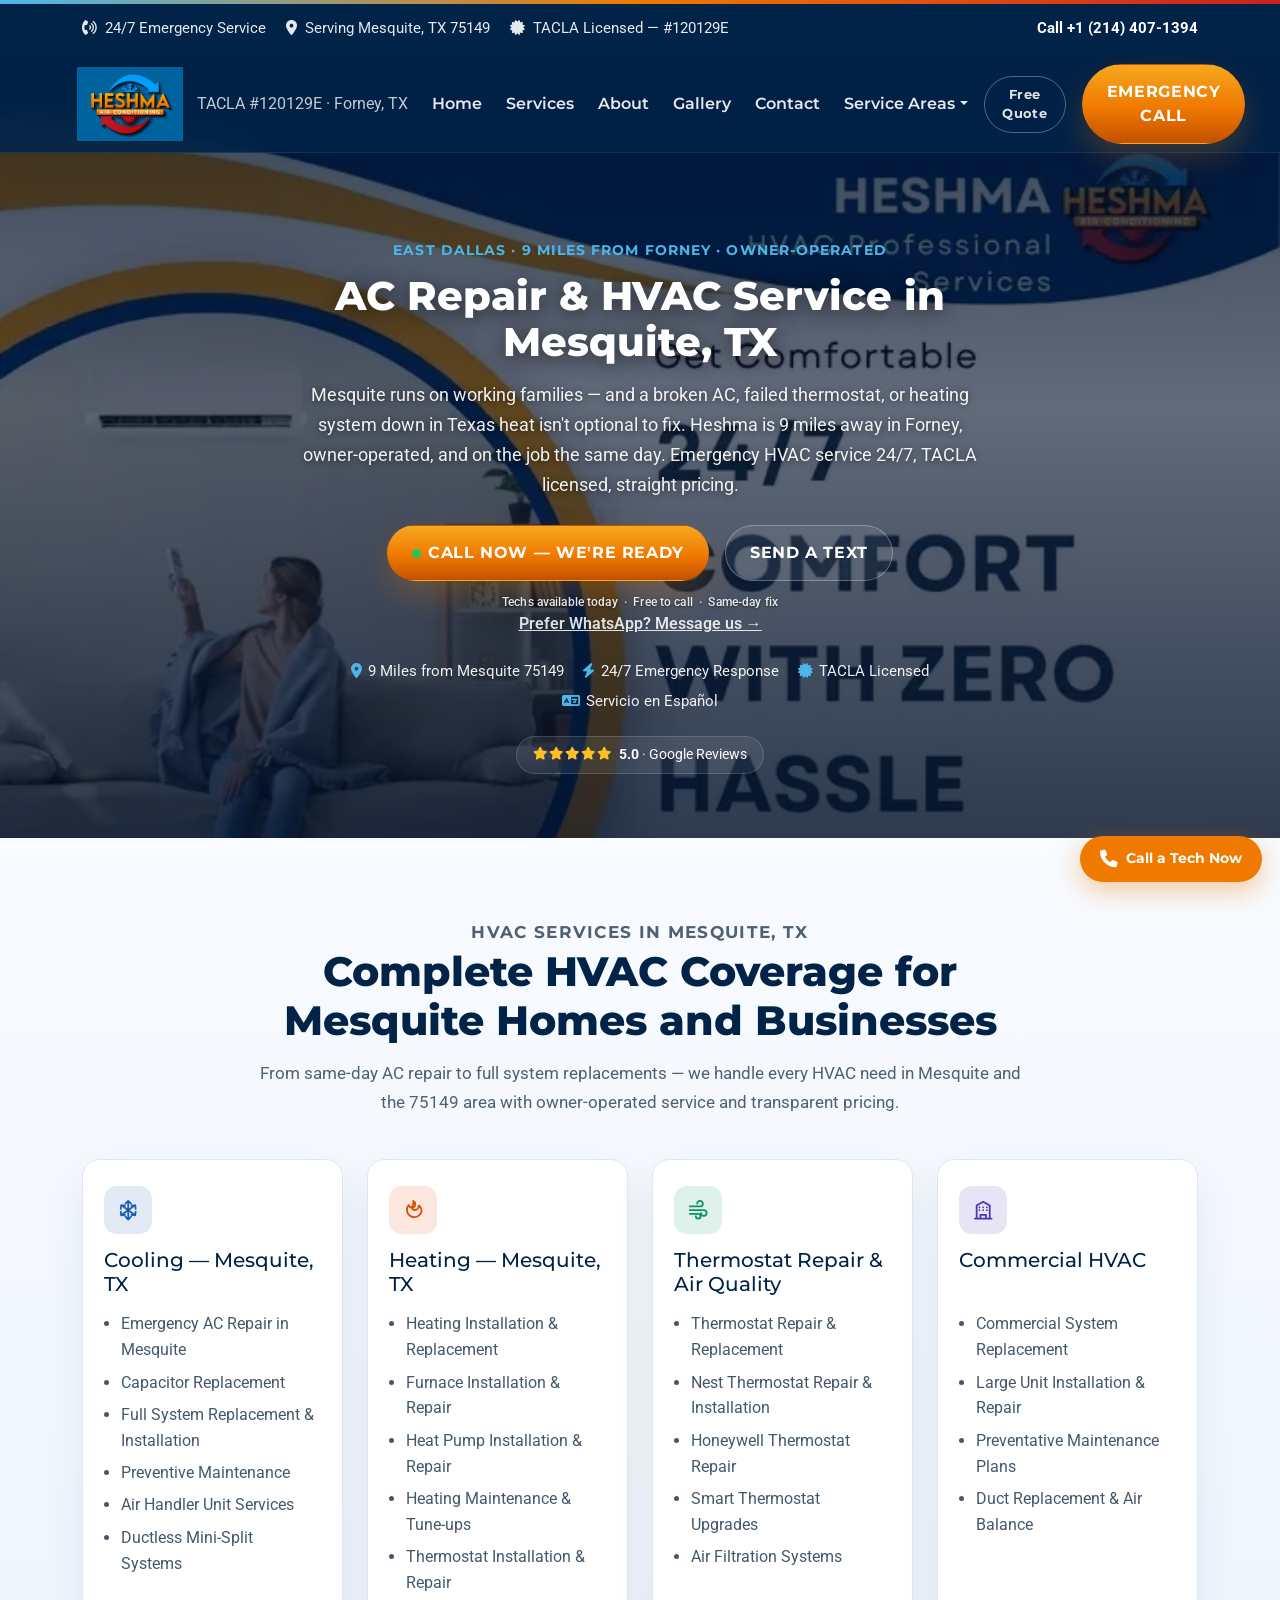
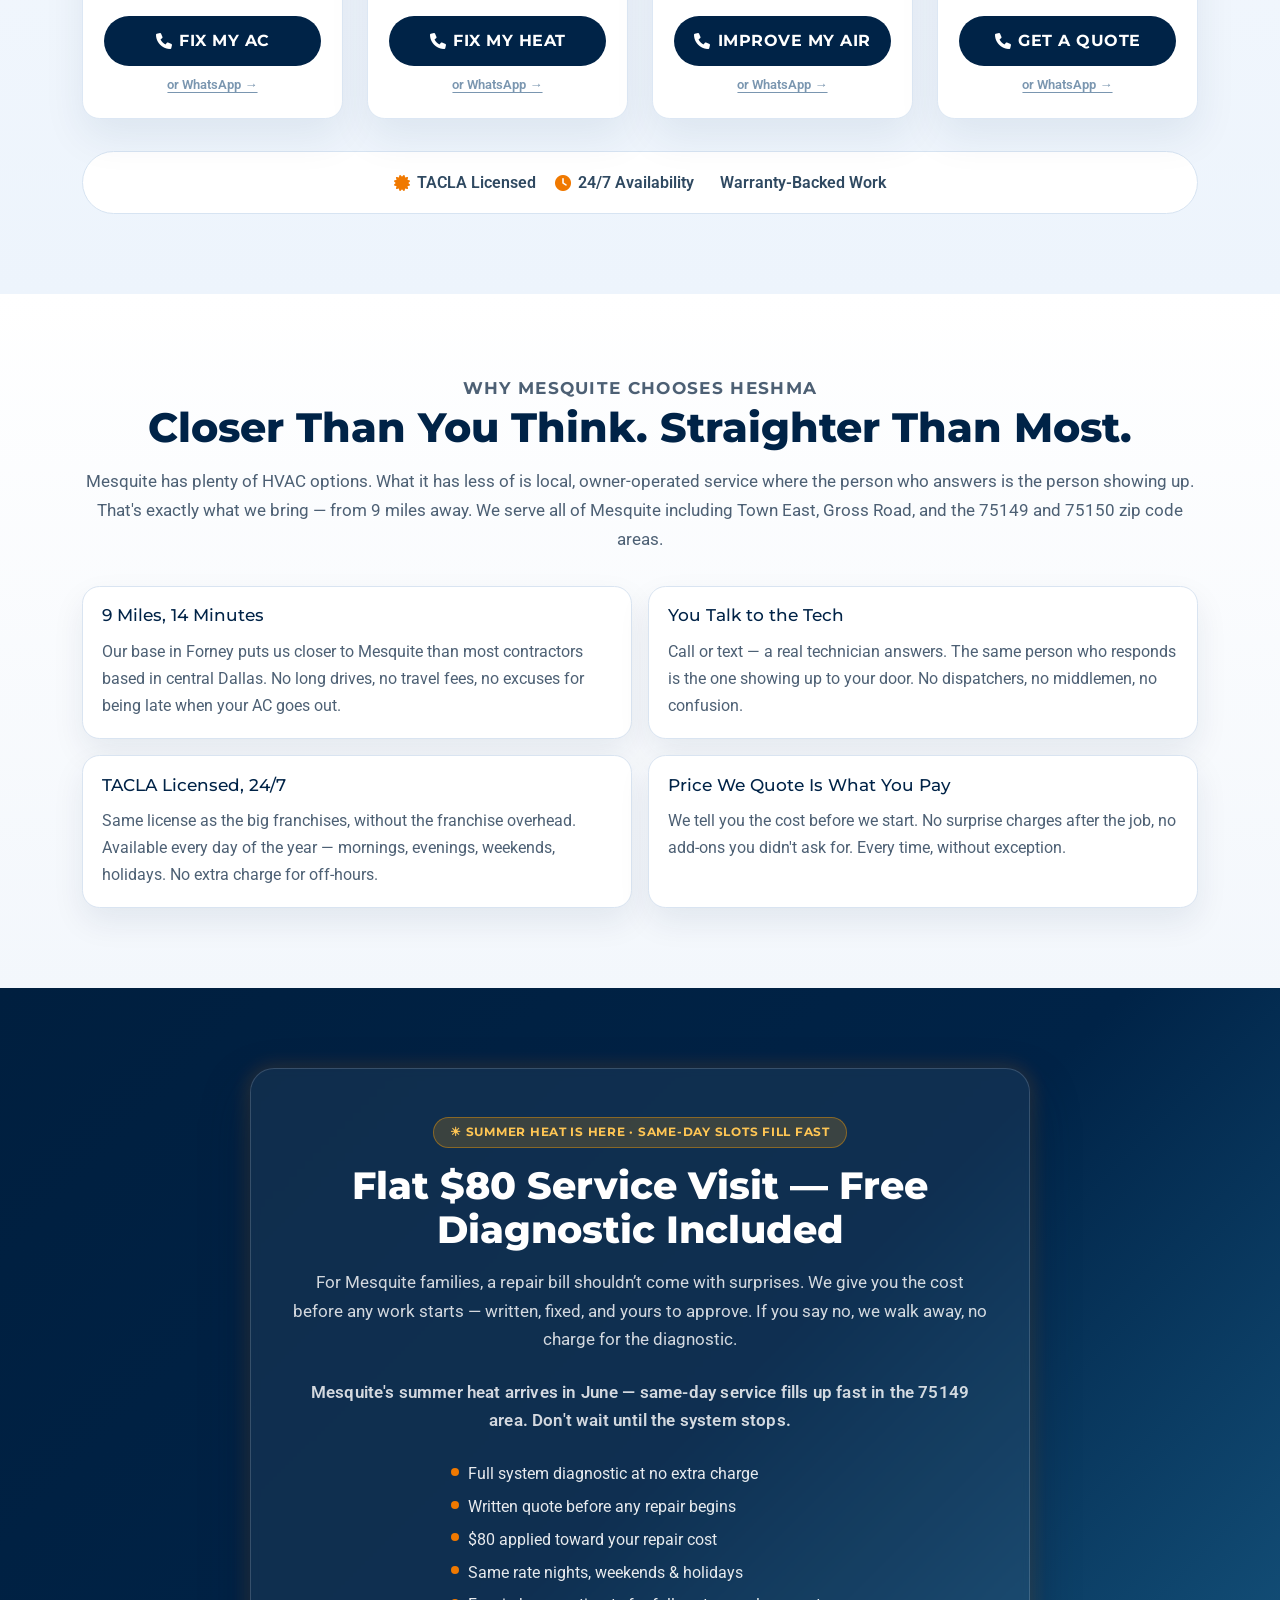
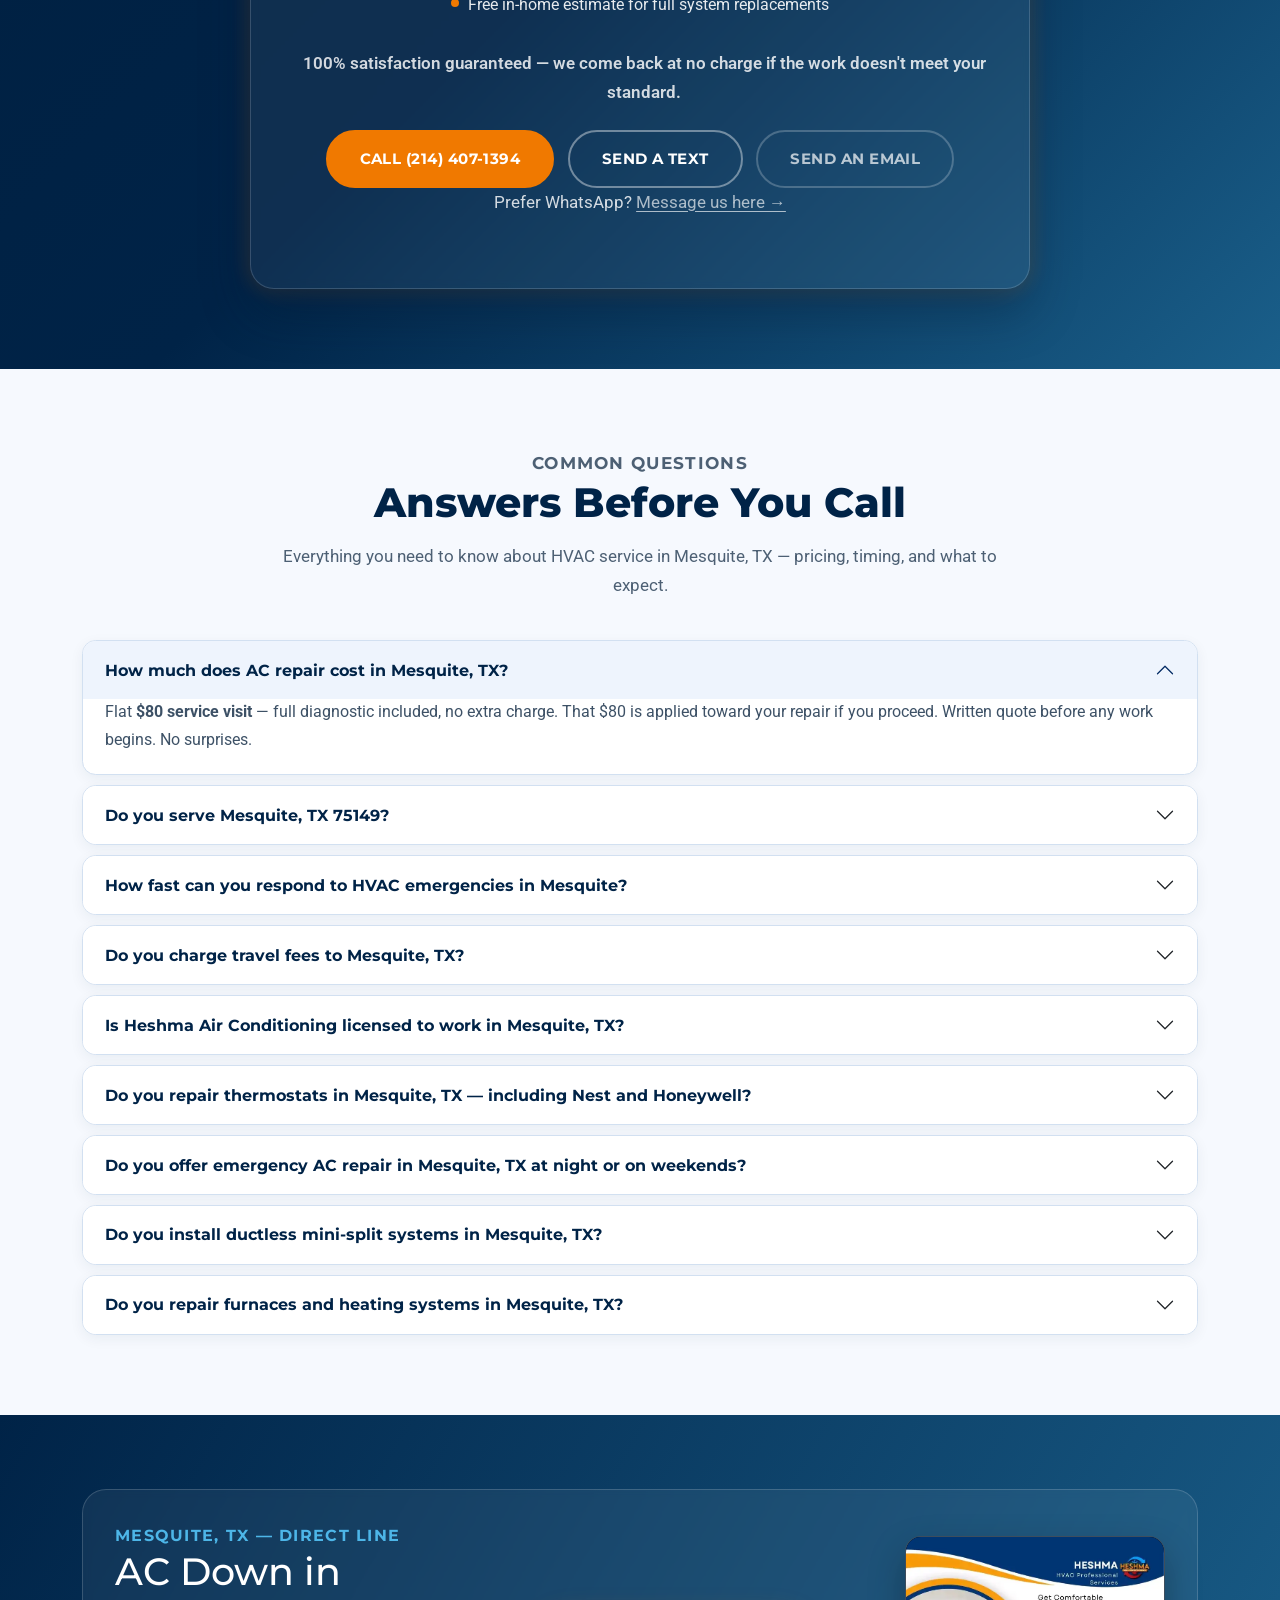
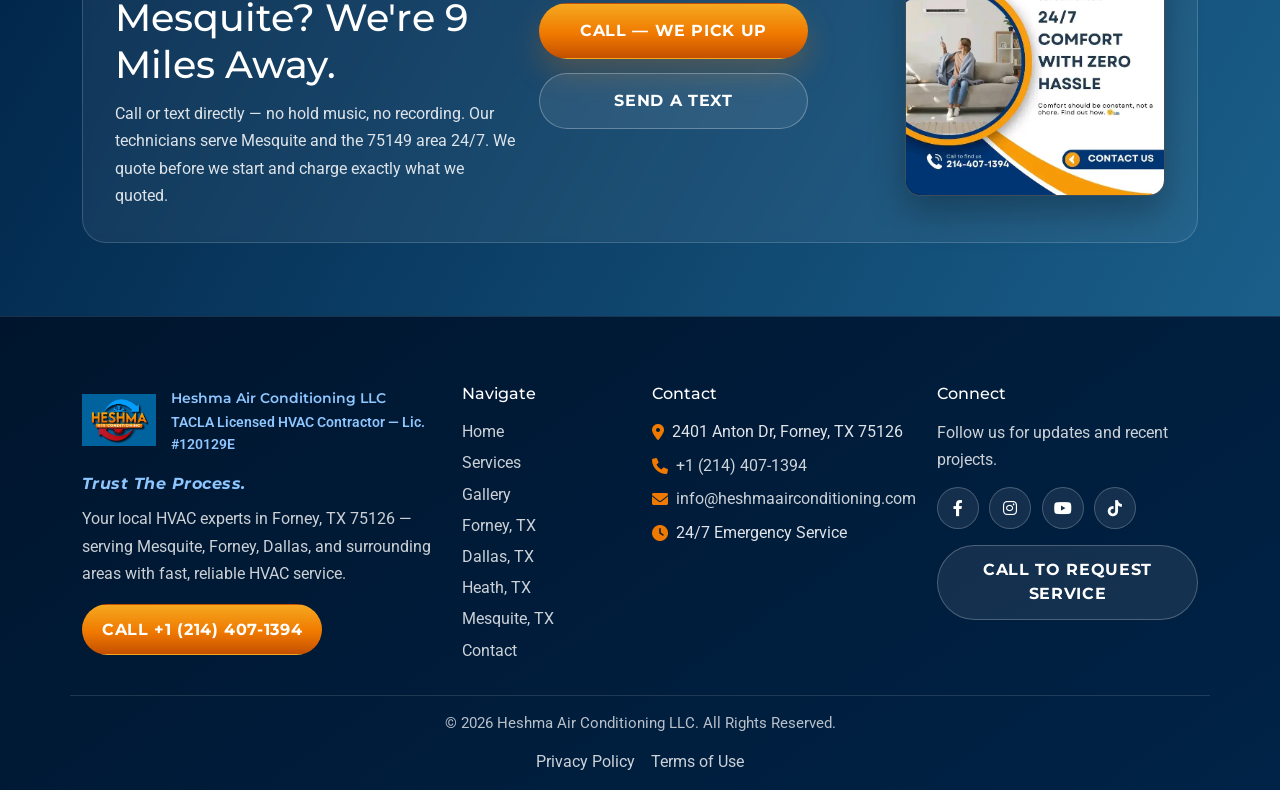
<file: ac-repair-mesquite-tx.html>
﻿<!DOCTYPE html>
<html lang="en">
<head>
	<meta charset="UTF-8">
	<meta name="viewport" content="width=device-width, initial-scale=1.0">
	<!-- Google tag (gtag.js) -->
	<script async src="https://www.googletagmanager.com/gtag/js?id=AW-10990584376"></script>
	<script>
	  window.dataLayer = window.dataLayer || [];
	  function gtag(){dataLayer.push(arguments);}
	  gtag('js', new Date());
	  gtag('config', 'AW-10990584376');
	</script>
	<title>AC Repair & HVAC in Mesquite, TX | Heshma Air Conditioning</title>
	<meta name="description" content="AC repair, thermostat repair & 24/7 emergency HVAC in Mesquite, TX. 9 miles from Forney — same-day, no travel fees. TACLA licensed.">
	<meta name="robots" content="index, follow">
	<link rel="icon" type="image/webp" href="css/img/logo-oficial.webp">
	<link rel="canonical" href="https://heshmaairconditioning.com/ac-repair-mesquite-tx.html">
	<meta property="og:type" content="website">
	<meta property="og:title" content="AC Repair & HVAC in Mesquite, TX | Heshma Air Conditioning">
	<meta property="og:description" content="AC repair, thermostat repair & 24/7 emergency HVAC in Mesquite, TX. 9 miles from Forney — same-day, no travel fees. TACLA licensed.">
	<meta property="og:url" content="https://heshmaairconditioning.com/ac-repair-mesquite-tx.html">
	<meta property="og:site_name" content="Heshma Air Conditioning">
	<meta property="og:image" content="https://heshmaairconditioning.com/css/img/heshma-2.webp">
	<meta property="og:image:alt" content="Heshma Air Conditioning HVAC technician serving Mesquite TX">
	<meta property="og:image:width" content="725">
	<meta property="og:image:height" content="725">
	<meta property="og:locale" content="en_US">
	<meta name="geo.region" content="US-TX">
	<meta name="geo.placename" content="Mesquite, Texas">
	<meta name="geo.position" content="32.7668;-96.5992">
	<meta name="ICBM" content="32.7668, -96.5992">
	<meta name="twitter:card" content="summary_large_image">
	<meta name="twitter:title" content="AC Repair & HVAC in Mesquite, TX | Heshma Air Conditioning">
	<meta name="twitter:description" content="AC repair, thermostat repair & 24/7 emergency HVAC in Mesquite, TX. 9 miles from Forney — same-day, no travel fees. TACLA licensed.">
	<meta name="twitter:image" content="https://heshmaairconditioning.com/css/img/heshma-2.webp">
	<script type="application/ld+json">
	{
	  "@context": "https://schema.org",
	  "@graph": [
	    {
	      "@type": ["HVACBusiness", "LocalBusiness"],
	      "@id": "https://heshmaairconditioning.com/#business",
	      "name": "Heshma Air Conditioning LLC",
	      "legalName": "Heshma Air Conditioning LLC",
      "alternateName": ["Haisma Air Conditioning", "Haisma Heating and Cooling", "Heshma AC"],
	      "foundingDate": "2022",
	      "founder": {"@type": "Person", "name": "Heyser Leon"},
	      "url": "https://heshmaairconditioning.com/",
	      "logo": {
	        "@type": "ImageObject",
	        "url": "https://heshmaairconditioning.com/css/img/logo-oficial.webp"
	      },
	      "telephone": "+1-214-407-1394",
	      "email": "info@heshmaairconditioning.com",
	      "priceRange": "$$",
	      "address": {
	        "@type": "PostalAddress",
	        "streetAddress": "2401 Anton Dr",
	        "addressLocality": "Forney",
	        "addressRegion": "TX",
	        "postalCode": "75126",
	        "addressCountry": "US"
	      },
	      "geo": {
	        "@type": "GeoCoordinates",
	        "latitude": 32.73320,
	        "longitude": -96.46950
	      },
	      "areaServed": ["Mesquite", "TX 75149", "TX 75150", "Sunnyvale", "Garland", "Dallas County", "Texas"],
	      "openingHoursSpecification": {
	        "@type": "OpeningHoursSpecification",
	        "dayOfWeek": ["Monday","Tuesday","Wednesday","Thursday","Friday","Saturday","Sunday"],
	        "opens": "00:00",
	        "closes": "23:59"
	      },
	      "sameAs": [
	        "https://www.facebook.com/HeshmaAir",
	        "https://www.instagram.com/heshmaairconditioning",
	        "https://www.yelp.com/biz/heshma-air-conditioning-forney-2",
	        "https://www.bbb.org/us/tx/forney/profile/air-conditioning-contractor/heshma-air-conditioning-0875-91340658",
	        "https://www.google.com/search?kgmid=/g/11s7l1b1cd",
	        "https://www.youtube.com/@hesmaairconditioning",
	        "https://www.tiktok.com/@heysersh2016"
	      ],
	      "aggregateRating": {
	        "@type": "AggregateRating",
	        "ratingValue": "5",
	        "reviewCount": "10",
	        "bestRating": "5",
	        "worstRating": "1"
	      },
	      "hasCredential": {
	        "@type": "EducationalOccupationalCredential",
	        "name": "TACLA120129E",
	        "credentialCategory": "HVAC Contractor License",
	        "recognizedBy": {
	          "@type": "GovernmentOrganization",
	          "name": "Texas Department of Licensing and Regulation"
	        }
	      }
	    },
	    {
	      "@type": "WebSite",
	      "@id": "https://heshmaairconditioning.com/#website",
	      "url": "https://heshmaairconditioning.com/",
	      "name": "Heshma Air Conditioning",
	      "publisher": { "@id": "https://heshmaairconditioning.com/#business" }
	    },
	    {
	      "@type": "WebPage",
	      "@id": "https://heshmaairconditioning.com/ac-repair-mesquite-tx.html#webpage",
	      "url": "https://heshmaairconditioning.com/ac-repair-mesquite-tx.html",
	      "name": "AC Repair & HVAC in Mesquite, TX | Heshma Air Conditioning",
	      "description": "AC repair, thermostat repair & 24/7 emergency HVAC in Mesquite, TX. 9 miles from Forney — same-day, no travel fees. TACLA licensed.",
	      "inLanguage": "en-US",
	      "isPartOf": { "@id": "https://heshmaairconditioning.com/#website" },
	      "about": { "@id": "https://heshmaairconditioning.com/#business" },
	      "dateModified": "2026-07-10",
      "keywords": "AC repair Mesquite TX, HVAC repair Mesquite TX 75149, thermostat repair Mesquite TX, emergency AC repair Mesquite TX, ductless mini-split Mesquite TX, furnace repair Mesquite TX"
	    },
	    {
	      "@type": "FAQPage",
	      "@id": "https://heshmaairconditioning.com/ac-repair-mesquite-tx.html#faq",
	      "mainEntity": [
	        {
	          "@type": "Question",
	          "name": "How much does AC repair cost in Mesquite, TX?",
	          "acceptedAnswer": { "@type": "Answer", "text": "Flat $80 service visit — full diagnostic included, no extra charge. That $80 is applied toward your repair if you proceed. Written quote before any work begins. No surprises." }
	        },
	        {
	          "@type": "Question",
	          "name": "Do you serve Mesquite, TX 75149?",
	          "acceptedAnswer": { "@type": "Answer", "text": "Yes. We are 9 miles from Mesquite, based in Forney. Same-day service is our standard for the 75149 area. Emergency response available 24/7 including weekends and holidays." }
	        },
	        {
	          "@type": "Question",
	          "name": "How fast can you respond to HVAC emergencies in Mesquite?",
	          "acceptedAnswer": { "@type": "Answer", "text": "We are 9 miles from Mesquite — typically a 14-minute drive. Same-day response for most calls. Emergencies get priority 24/7 with no after-hours surcharge." }
	        },
	        {
	          "@type": "Question",
	          "name": "Do you charge travel fees to Mesquite, TX?",
	          "acceptedAnswer": { "@type": "Answer", "text": "No travel fees. The flat $80 service visit covers arrival and full diagnostic. No fuel surcharges, no zone fees." }
	        },
	        {
	          "@type": "Question",
	          "name": "Is Heshma Air Conditioning licensed to work in Mesquite, TX?",
	          "acceptedAnswer": { "@type": "Answer", "text": "Yes. Heshma Air Conditioning LLC holds a TACLA license — the required credential for HVAC contractors across all of Texas, including Dallas County. Fully insured and owner-operated since 2022." }
	        },
	        {
	          "@type": "Question",
	          "name": "Do you repair thermostats in Mesquite, TX — including Nest and Honeywell?",
	          "acceptedAnswer": { "@type": "Answer", "text": "Yes. We repair and replace all thermostat brands in Mesquite, TX — including Nest, Honeywell, Ecobee, and standard models. Same-day service, flat $80 diagnostic, and a written quote before any work starts." }
	        },
	        {
	          "@type": "Question",
	          "name": "Do you offer emergency AC repair in Mesquite, TX at night or on weekends?",
	          "acceptedAnswer": { "@type": "Answer", "text": "Yes. Emergency HVAC service in Mesquite, TX is available 24 hours a day, 7 days a week — including nights, weekends, and holidays. No after-hours surcharge. We're 9 miles away so response is fast across 75149 and 75150." }
	        },
	        {
	          "@type": "Question",
	          "name": "Do you install ductless mini-split systems in Mesquite, TX?",
	          "acceptedAnswer": { "@type": "Answer", "text": "Yes. We install and repair ductless mini-split systems in Mesquite, TX 75149 and 75150. Mini-splits are ideal for additions, garages, and older Mesquite homes without existing ductwork. Free in-home estimate for new installations." }
	        },
	        {
	          "@type": "Question",
	          "name": "Do you repair furnaces and heating systems in Mesquite, TX?",
	          "acceptedAnswer": { "@type": "Answer", "text": "Yes. We repair and replace furnaces, heat pumps, and all heating systems in Mesquite, TX 75149 and 75150 — same day you call. Flat $80 diagnostic, written quote before we start. No extra charge for nights or weekends." }
	        }
	      ]
	    }
	  ]
	}
	</script>
	<link rel="preconnect" href="https://fonts.googleapis.com">
	<link rel="preconnect" href="https://fonts.gstatic.com" crossorigin>
	<link rel="preload" as="style" href="https://fonts.googleapis.com/css2?family=Montserrat:wght@600;700;800&family=Roboto:wght@400;700&display=swap" onload="this.onload=null;this.rel='stylesheet'">
	<noscript><link rel="stylesheet" href="https://fonts.googleapis.com/css2?family=Montserrat:wght@600;700;800&family=Roboto:wght@400;700&display=swap"></noscript>
	<link href="https://cdn.jsdelivr.net/npm/bootstrap@5.3.3/dist/css/bootstrap.min.css" rel="stylesheet" integrity="sha384-QWTKZyjpPEjISv5WaRU9OFeRpok6YctnYmDr5pNlyT2bRjXh0JMhjY6hW+ALEwIH" crossorigin="anonymous">
	<link rel="preload" as="style" href="https://cdnjs.cloudflare.com/ajax/libs/font-awesome/6.0.0/css/all.min.css" integrity="sha512-9usAa10IRO0HhonpyAIVpjrylPvoDwiPUiKdWk5t3PyolY1cOd4DSE0Ga+ri4AuTroPR5aQvXU9xC6qOPnzFeg==" crossorigin="anonymous" onload="this.onload=null;this.rel='stylesheet'">
	<noscript><link rel="stylesheet" href="https://cdnjs.cloudflare.com/ajax/libs/font-awesome/6.0.0/css/all.min.css" integrity="sha512-9usAa10IRO0HhonpyAIVpjrylPvoDwiPUiKdWk5t3PyolY1cOd4DSE0Ga+ri4AuTroPR5aQvXU9xC6qOPnzFeg==" crossorigin="anonymous"></noscript>
	<link rel="stylesheet" href="css/heshma.css">
	<link rel="stylesheet" href="css/cookie-consent.css">
</head>
<body>
	<a class="visually-hidden-focusable skip-link" href="#main-content">Skip to main content</a>

	<div class="top-contact-bar">
		<div class="container">
			<div class="top-contact-bar__content">
				<div class="top-contact-bar__items" aria-label="Company service highlights">
					<span><i class="fa-solid fa-phone-volume" aria-hidden="true"></i> 24/7 Emergency Service</span>
					<span><i class="fa-solid fa-location-dot" aria-hidden="true"></i> Serving Mesquite, TX 75149</span>
					<span><i class="fa-solid fa-certificate" aria-hidden="true"></i> TACLA Licensed &mdash; #120129E</span>
				</div>
				<a class="top-contact-bar__call" href="tel:+12144071394" aria-label="Call Heshma Air Conditioning now at 214 407 1394">Call +1 (214) 407-1394</a>
			</div>
		</div>
	</div>

	<header class="site-header">
		<nav class="navbar navbar-expand-lg fixed-top site-navbar" aria-label="Primary navigation">
			<div class="container">
				<a class="navbar-brand site-brand" href="/" aria-label="Heshma Air Conditioning home">
					<img src="css/img/logo-oficial.webp" alt="Heshma Air Conditioning logo" width="120" height="84">
					<span>
						<small>TACLA #120129E &middot; Forney, TX</small>
					</span>
				</a>

				<button class="navbar-toggler site-navbar__toggler" type="button" data-bs-toggle="collapse" data-bs-target="#mainNavigation" aria-controls="mainNavigation" aria-expanded="false" aria-label="Toggle navigation">
					<span class="navbar-toggler-icon"></span>
				</button>

				<div class="collapse navbar-collapse" id="mainNavigation">
					<ul class="navbar-nav ms-auto align-items-lg-center gap-lg-2">
						<li class="nav-item"><a class="nav-link" href="/">Home</a></li>
						<li class="nav-item"><a class="nav-link" href="index.html#services">Services</a></li>
						<li class="nav-item"><a class="nav-link" href="index.html#about-preview">About</a></li>
						<li class="nav-item"><a class="nav-link" href="gallery.html">Gallery</a></li>
						<!-- <li class="nav-item"><a class="nav-link" href="financing.html">Financing</a></li> -->
						<li class="nav-item"><a class="nav-link" href="index.html#contact">Contact</a></li>
						<li class="nav-item dropdown">
							<a class="nav-link dropdown-toggle" href="#" role="button" data-bs-toggle="dropdown" aria-expanded="false">Service Areas</a>
							<ul class="dropdown-menu">
								<li><a class="dropdown-item" href="ac-repair-forney-tx.html">Forney, TX</a></li>
								<li><a class="dropdown-item" href="ac-repair-dallas-tx.html">Dallas, TX</a></li>
								<li><a class="dropdown-item" href="ac-repair-heath-tx.html">Heath, TX</a></li>
								<li><a class="dropdown-item" href="ac-repair-mesquite-tx.html">Mesquite, TX</a></li>
							</ul>
						</li>
						<li class="nav-item mt-2 mt-lg-0">
							<a class="btn btn-nav-quote js-whatsapp-trigger" href="#" data-whatsapp-service="quote" data-whatsapp-source="nav-quote" aria-label="Request a free HVAC quote">Free Quote</a>
						</li>
						<li class="nav-item ms-lg-2 mt-2 mt-lg-0">
							<a class="btn btn-emergency" href="tel:+12144071394" aria-label="Emergency call to Heshma Air Conditioning">Emergency Call</a>
						</li>
					</ul>
				</div>
			</div>
		</nav>
	</header>

	<main id="main-content">
		<section class="hero-section hero-section--city-mesquite" id="hero" aria-labelledby="hero-title">
			<div class="container position-relative">
				<div class="row justify-content-center">
					<div class="col-lg-9">
						<div class="hero-copy text-center mx-auto">
							<p class="hero-copy__eyebrow">East Dallas · 9 Miles from Forney · Owner-Operated</p>
							<h1 id="hero-title">AC Repair & HVAC Service in Mesquite, TX</h1>
							<p class="hero-copy__lead">Mesquite runs on working families — and a broken AC, failed thermostat, or heating system down in Texas heat isn't optional to fix. Heshma is 9 miles away in Forney, owner-operated, and on the job the same day. Emergency HVAC service 24/7, TACLA licensed, straight pricing.</p>

							<div class="hero-copy__actions" aria-label="Primary calls to action">
								<a class="btn btn-hero-primary" href="tel:+12144071394" aria-label="Call now for HVAC service in Mesquite TX"><span class="hero-call-live" aria-hidden="true"></span>Call Now — We're Ready</a>
								<a class="btn btn-hero-secondary" href="sms:+12144071394" aria-label="Send a text message for HVAC service">Send a Text</a>
							</div>
							<p class="hero-call-sub">Techs available today &nbsp;·&nbsp; Free to call &nbsp;·&nbsp; Same-day fix</p>

							<p class="hero-wa-link"><a class="js-whatsapp-trigger" href="#" data-whatsapp-service="quote" data-whatsapp-source="hero-wa" aria-label="Contact us on WhatsApp">Prefer WhatsApp? Message us →</a></p>
					<ul class="hero-trust-list" aria-label="Why choose Heshma in Mesquite TX">
								<li><i class="fa-solid fa-location-dot" aria-hidden="true"></i> 9 Miles from Mesquite 75149</li>
								<li><i class="fa-solid fa-bolt" aria-hidden="true"></i> 24/7 Emergency Response</li>
								<li><i class="fa-solid fa-certificate" aria-hidden="true"></i> TACLA Licensed</li>
								<li><i class="fa-solid fa-language" aria-hidden="true"></i> Servicio en Español</li>
							</ul>
							<a class="hero-rating" href="https://www.google.com/search?kgmid=/g/11s7l1b1cd" target="_blank" rel="noopener noreferrer" aria-label="5.0 stars on Google — click to read or leave a review">
								<span class="hero-rating__stars" aria-hidden="true">
									<i class="fa-solid fa-star"></i>
									<i class="fa-solid fa-star"></i>
									<i class="fa-solid fa-star"></i>
									<i class="fa-solid fa-star"></i>
									<i class="fa-solid fa-star"></i>
								</span>
								<span class="hero-rating__text"><strong>5.0</strong> · Google Reviews</span>
							</a>
						</div>
					</div>
				</div>
			</div>
		</section>

		<section class="services-section" id="services" aria-labelledby="services-title">
			<div class="container">
				<div class="section-heading text-center">
					<p class="section-heading__eyebrow">HVAC Services in Mesquite, TX</p>
					<h2 id="services-title">Complete HVAC Coverage for Mesquite Homes and Businesses</h2>
					<p>From same-day AC repair to full system replacements — we handle every HVAC need in Mesquite and the 75149 area with owner-operated service and transparent pricing.</p>
				</div>

				<div class="row g-4">
					<div class="col-lg-3 col-md-6">
						<article class="service-card" aria-labelledby="mesquite-cooling-title">
							<div class="service-card__icon" aria-hidden="true">
								<svg class="service-card__icon-svg" viewBox="0 0 24 24" aria-hidden="true" focusable="false">
									<path d="M12 2v20M4.5 6.5L19.5 17.5M4.5 17.5L19.5 6.5M12 2l3 3M12 2l-3 3M12 22l3-3M12 22l-3-3M4.5 6.5l4 .5M4.5 6.5l-.5 4M19.5 17.5l-4-.5M19.5 17.5l.5-4M4.5 17.5l4-.5M4.5 17.5l-.5-4M19.5 6.5l-4 .5M19.5 6.5l.5 4"/>
								</svg>
							</div>
							<h3 id="mesquite-cooling-title">Cooling — Mesquite, TX</h3>
							<ul>
								<li>Emergency AC Repair in Mesquite</li>
								<li>Capacitor Replacement</li>
								<li>Full System Replacement &amp; Installation</li>
								<li>Preventive Maintenance</li>
								<li>Air Handler Unit Services</li>
								<li>Ductless Mini-Split Systems</li>
							</ul>
							<a class="btn btn-service" href="tel:+12144071394" aria-label="Call to book fix my ac"><i class="fa-solid fa-phone" aria-hidden="true"></i> Fix My AC</a>
					<a class="service-card__wa-link js-whatsapp-trigger" href="#" data-whatsapp-service="cooling" data-whatsapp-source="mesquite-cooling" aria-label="WhatsApp for fix my ac">or WhatsApp →</a>
						</article>
					</div>

					<div class="col-lg-3 col-md-6">
						<article class="service-card" aria-labelledby="mesquite-heating-title">
							<div class="service-card__icon" aria-hidden="true">
								<svg class="service-card__icon-svg" viewBox="0 0 24 24" aria-hidden="true" focusable="false">
									<path d="M12 2c1.5 3-1 4.5-1 7 0 1.6 1.2 2.8 2.8 2.8 2.5 0 4.2-2.3 4.2-4.8 2 1.6 3 4 3 6.5A8 8 0 1 1 7 6.5c.6 1.7 2.1 2.8 3.8 2.8 2.4 0 4.2-2.1 3.2-5.3Z"/>
								</svg>
							</div>
							<h3 id="mesquite-heating-title">Heating — Mesquite, TX</h3>
							<ul>
								<li>Heating Installation &amp; Replacement</li>
								<li>Furnace Installation &amp; Repair</li>
								<li>Heat Pump Installation &amp; Repair</li>
								<li>Heating Maintenance &amp; Tune-ups</li>
								<li>Thermostat Installation &amp; Repair</li>
							</ul>
							<a class="btn btn-service" href="tel:+12144071394" aria-label="Call to book fix my heat"><i class="fa-solid fa-phone" aria-hidden="true"></i> Fix My Heat</a>
					<a class="service-card__wa-link js-whatsapp-trigger" href="#" data-whatsapp-service="heating" data-whatsapp-source="mesquite-heating" aria-label="WhatsApp for fix my heat">or WhatsApp →</a>
						</article>
					</div>

					<div class="col-lg-3 col-md-6">
						<article class="service-card" aria-labelledby="mesquite-iaq-title">
							<div class="service-card__icon" aria-hidden="true">
								<svg class="service-card__icon-svg" viewBox="0 0 24 24" aria-hidden="true" focusable="false">
									<path d="M3 8h11a3 3 0 1 0-3-3M3 12h15a3 3 0 1 1-3 3M3 16h9a2.5 2.5 0 1 1-2.5 2.5"/>
								</svg>
							</div>
							<h3 id="mesquite-iaq-title">Thermostat Repair &amp; Air Quality</h3>
							<ul>
								<li>Thermostat Repair &amp; Replacement</li>
								<li>Nest Thermostat Repair &amp; Installation</li>
								<li>Honeywell Thermostat Repair</li>
								<li>Smart Thermostat Upgrades</li>
								<li>Air Filtration Systems</li>
							</ul>
							<a class="btn btn-service" href="tel:+12144071394" aria-label="Call to book improve my air"><i class="fa-solid fa-phone" aria-hidden="true"></i> Improve My Air</a>
					<a class="service-card__wa-link js-whatsapp-trigger" href="#" data-whatsapp-service="iaq" data-whatsapp-source="mesquite-iaq" aria-label="WhatsApp for improve my air">or WhatsApp →</a>
						</article>
					</div>

					<div class="col-lg-3 col-md-6">
						<article class="service-card" aria-labelledby="mesquite-commercial-title">
							<div class="service-card__icon" aria-hidden="true">
								<svg class="service-card__icon-svg" viewBox="0 0 24 24" aria-hidden="true" focusable="false">
									<path d="M3 21h18M5 21V7l7-4 7 4v14M9 21v-4h6v4M8 9h.01M12 9h.01M16 9h.01M8 12h.01M12 12h.01M16 12h.01"/>
								</svg>
							</div>
							<h3 id="mesquite-commercial-title">Commercial HVAC</h3>
							<ul>
								<li>Commercial System Replacement</li>
								<li>Large Unit Installation &amp; Repair</li>
								<li>Preventative Maintenance Plans</li>
								<li>Duct Replacement &amp; Air Balance</li>
							</ul>
							<a class="btn btn-service" href="tel:+12144071394" aria-label="Call to book get a quote"><i class="fa-solid fa-phone" aria-hidden="true"></i> Get a Quote</a>
					<a class="service-card__wa-link js-whatsapp-trigger" href="#" data-whatsapp-service="commercial" data-whatsapp-source="mesquite-commercial" aria-label="WhatsApp for get a quote">or WhatsApp →</a>
						</article>
					</div>
				</div>

				<div class="services-section__trust" role="note" aria-label="Trust indicators">
					<span><i class="fa-solid fa-certificate" aria-hidden="true"></i> TACLA Licensed</span>
					<span><i class="fa-solid fa-clock" aria-hidden="true"></i> 24/7 Availability</span>
					<span><i class="fa-solid fa-shield-halved" aria-hidden="true"></i> Warranty-Backed Work</span>
				</div>
			</div>
		</section>

		<section class="about-section" id="why-mesquite" aria-labelledby="why-mesquite-title">
			<div class="container">
				<div class="section-heading text-center about-section__heading">
					<p class="section-heading__eyebrow">Why Mesquite Chooses Heshma</p>
					<h2 id="why-mesquite-title">Closer Than You Think. Straighter Than Most.</h2>
					<p>Mesquite has plenty of HVAC options. What it has less of is local, owner-operated service where the person who answers is the person showing up. That's exactly what we bring — from 9 miles away. We serve all of Mesquite including Town East, Gross Road, and the 75149 and 75150 zip code areas.</p>
				</div>

				<div class="about-section__grid" aria-label="Why Mesquite TX chooses Heshma Air Conditioning">
					<article class="about-section__card">
						<h3>9 Miles, 14 Minutes</h3>
						<p>Our base in Forney puts us closer to Mesquite than most contractors based in central Dallas. No long drives, no travel fees, no excuses for being late when your AC goes out.</p>
					</article>
					<article class="about-section__card">
						<h3>You Talk to the Tech</h3>
						<p>Call or text — a real technician answers. The same person who responds is the one showing up to your door. No dispatchers, no middlemen, no confusion.</p>
					</article>
					<article class="about-section__card">
						<h3>TACLA Licensed, 24/7</h3>
						<p>Same license as the big franchises, without the franchise overhead. Available every day of the year — mornings, evenings, weekends, holidays. No extra charge for off-hours.</p>
					</article>
					<article class="about-section__card">
						<h3>Price We Quote Is What You Pay</h3>
						<p>We tell you the cost before we start. No surprise charges after the job, no add-ons you didn't ask for. Every time, without exception.</p>
					</article>
				</div>
			</div>
		</section>

		<section class="offer-section" id="offer" aria-labelledby="offer-title">
			<div class="container">
				<div class="offer-card">
					<span class="offer-card__badge">&#9728; Summer Heat Is Here &middot; Same-Day Slots Fill Fast</span>
					<h2 id="offer-title">Flat $80 Service Visit — Free Diagnostic Included</h2>
					<p>For Mesquite families, a repair bill shouldn’t come with surprises. We give you the cost before any work starts — written, fixed, and yours to approve. If you say no, we walk away, no charge for the diagnostic.</p>
					<p class="offer-card__urgency">Mesquite's summer heat arrives in June &mdash; same-day service fills up fast in the 75149 area. Don't wait until the system stops.</p>
					<ul class="offer-card__list">
						<li>Full system diagnostic at no extra charge</li>
						<li>Written quote before any repair begins</li>
						<li>$80 applied toward your repair cost</li>
						<li>Same rate nights, weekends &amp; holidays</li>
						<li>Free in-home estimate for full system replacements</li>
					</ul>
					<p class="offer-card__guarantee"><i class="fa-solid fa-shield-halved" aria-hidden="true"></i> 100% satisfaction guaranteed &mdash; we come back at no charge if the work doesn't meet your standard.</p>
					<div class="offer-card__actions">
						<a class="btn btn-offer-primary" href="tel:+12144071394" aria-label="Call Heshma Air Conditioning at 214 407 1394">Call (214) 407-1394</a>
						<a class="btn btn-offer-secondary" href="sms:+12144071394" aria-label="Send a text message to Heshma Air Conditioning">Send a Text</a>
						<a class="btn btn-offer-email" href="mailto:info@heshmaairconditioning.com" aria-label="Email Heshma Air Conditioning">Send an Email</a>
					</div>
					<p class="offer-card__whatsapp">Prefer WhatsApp? <a class="js-whatsapp-trigger" href="#" data-whatsapp-service="quote" data-whatsapp-source="offer-section" aria-label="Contact Heshma Air Conditioning on WhatsApp">Message us here →</a></p>
				</div>
			</div>
		</section>

		<section class="faq-section" id="faq" aria-labelledby="faq-title">
			<div class="container">
				<div class="section-heading text-center">
					<p class="section-heading__eyebrow">Common Questions</p>
					<h2 id="faq-title">Answers Before You Call</h2>
					<p>Everything you need to know about HVAC service in Mesquite, TX — pricing, timing, and what to expect.</p>
				</div>
				<div class="accordion" id="faqAccordion">

				<div class="accordion-item">
					<h3 class="accordion-header">
						<button class="accordion-button" type="button" data-bs-toggle="collapse" data-bs-target="#faq1" aria-expanded="true" aria-controls="faq1">
							How much does AC repair cost in Mesquite, TX?
						</button>
					</h3>
					<div id="faq1" class="accordion-collapse collapse show" data-bs-parent="#faqAccordion">
						<div class="accordion-body">
							Flat <strong>$80 service visit</strong> — full diagnostic included, no extra charge. That $80 is applied toward your repair if you proceed. Written quote before any work begins. No surprises.
						</div>
					</div>
				</div>

				<div class="accordion-item">
					<h3 class="accordion-header">
						<button class="accordion-button collapsed" type="button" data-bs-toggle="collapse" data-bs-target="#faq2" aria-expanded="false" aria-controls="faq2">
							Do you serve Mesquite, TX 75149?
						</button>
					</h3>
					<div id="faq2" class="accordion-collapse collapse" data-bs-parent="#faqAccordion">
						<div class="accordion-body">
							Yes. We’re 9 miles from Mesquite, based in Forney. Same-day service is our standard for the 75149 area. Emergency response available 24/7 including weekends and holidays.
						</div>
					</div>
				</div>

				<div class="accordion-item">
					<h3 class="accordion-header">
						<button class="accordion-button collapsed" type="button" data-bs-toggle="collapse" data-bs-target="#faq3" aria-expanded="false" aria-controls="faq3">
							How fast can you respond to HVAC emergencies in Mesquite?
						</button>
					</h3>
					<div id="faq3" class="accordion-collapse collapse" data-bs-parent="#faqAccordion">
						<div class="accordion-body">
							We’re 9 miles from Mesquite — typically a 14-minute drive. Same-day response for most calls. Emergencies get priority 24/7 with no after-hours surcharge.
						</div>
					</div>
				</div>

				<div class="accordion-item">
					<h3 class="accordion-header">
						<button class="accordion-button collapsed" type="button" data-bs-toggle="collapse" data-bs-target="#faq4" aria-expanded="false" aria-controls="faq4">
							Do you charge travel fees to Mesquite, TX?
						</button>
					</h3>
					<div id="faq4" class="accordion-collapse collapse" data-bs-parent="#faqAccordion">
						<div class="accordion-body">
							No travel fees. The flat $80 service visit covers arrival and full diagnostic. No fuel surcharges, no zone fees.
						</div>
					</div>
				</div>

				<div class="accordion-item">
					<h3 class="accordion-header">
						<button class="accordion-button collapsed" type="button" data-bs-toggle="collapse" data-bs-target="#faq5" aria-expanded="false" aria-controls="faq5">
							Is Heshma Air Conditioning licensed to work in Mesquite, TX?
						</button>
					</h3>
					<div id="faq5" class="accordion-collapse collapse" data-bs-parent="#faqAccordion">
						<div class="accordion-body">
							Yes. Heshma Air Conditioning LLC holds a <strong>TACLA license</strong> — the required credential for HVAC contractors across all of Texas, including Dallas County. Fully insured and owner-operated since 2022.
						</div>
					</div>
				</div>

				<div class="accordion-item">
					<h3 class="accordion-header">
						<button class="accordion-button collapsed" type="button" data-bs-toggle="collapse" data-bs-target="#faq6" aria-expanded="false" aria-controls="faq6">
							Do you repair thermostats in Mesquite, TX — including Nest and Honeywell?
						</button>
					</h3>
					<div id="faq6" class="accordion-collapse collapse" data-bs-parent="#faqAccordion">
						<div class="accordion-body">
							Yes. We repair and replace all thermostat brands in Mesquite, TX — including Nest, Honeywell, Ecobee, and standard models. Same-day service, flat <strong>$80 diagnostic</strong>, and a written quote before any work starts.
						</div>
					</div>
				</div>

				<div class="accordion-item">
					<h3 class="accordion-header">
						<button class="accordion-button collapsed" type="button" data-bs-toggle="collapse" data-bs-target="#faq7" aria-expanded="false" aria-controls="faq7">
							Do you offer emergency AC repair in Mesquite, TX at night or on weekends?
						</button>
					</h3>
					<div id="faq7" class="accordion-collapse collapse" data-bs-parent="#faqAccordion">
						<div class="accordion-body">
							Yes. Emergency HVAC service in Mesquite, TX is available 24 hours a day, 7 days a week — including nights, weekends, and holidays. No after-hours surcharge. We're 9 miles away so response is fast across 75149 and 75150.
						</div>
					</div>
				</div>

				<div class="accordion-item">
					<h3 class="accordion-header">
						<button class="accordion-button collapsed" type="button" data-bs-toggle="collapse" data-bs-target="#faq8" aria-expanded="false" aria-controls="faq8">
							Do you install ductless mini-split systems in Mesquite, TX?
						</button>
					</h3>
					<div id="faq8" class="accordion-collapse collapse" data-bs-parent="#faqAccordion">
						<div class="accordion-body">
							Yes. We install and repair ductless mini-split systems in Mesquite, TX 75149 and 75150. Mini-splits are ideal for additions, garages, and older Mesquite homes without existing ductwork. Free in-home estimate for new installations.
						</div>
					</div>
				</div>

				<div class="accordion-item">
					<h3 class="accordion-header">
						<button class="accordion-button collapsed" type="button" data-bs-toggle="collapse" data-bs-target="#faq9" aria-expanded="false" aria-controls="faq9">
							Do you repair furnaces and heating systems in Mesquite, TX?
						</button>
					</h3>
					<div id="faq9" class="accordion-collapse collapse" data-bs-parent="#faqAccordion">
						<div class="accordion-body">
							Yes. We repair and replace furnaces, heat pumps, and all heating systems in Mesquite, TX 75149 and 75150 — same day you call. Flat <strong>$80 diagnostic</strong>, written quote before we start. No extra charge for nights or weekends.
						</div>
					</div>
				</div>

				</div>
			</div>
		</section>
		<section class="contact-cta" id="contact" aria-labelledby="mesquite-cta-title">
			<div class="container">
				<div class="contact-cta__content">
					<div>
						<p class="section-heading__eyebrow">Mesquite, TX — Direct Line</p>
						<h2 id="mesquite-cta-title">AC Down in Mesquite? We're 9 Miles Away.</h2>
						<p>Call or text directly — no hold music, no recording. Our technicians serve Mesquite and the 75149 area 24/7. We quote before we start and charge exactly what we quoted.</p>
					</div>
					<div class="contact-cta__actions" aria-label="Mesquite emergency contact actions">
						<a class="btn btn-hero-primary" href="tel:+12144071394" aria-label="Call Heshma Air Conditioning for HVAC in Mesquite TX">Call — We Pick Up</a>
						<a class="btn btn-hero-secondary" href="sms:+12144071394" aria-label="Send a text message for HVAC emergency">Send a Text</a>
					</div>
					<div class="contact-cta__media" aria-label="Heshma Air Conditioning technician">
						<img src="css/img/heshma-2.webp" alt="Heshma Air Conditioning 24/7 HVAC service in Mesquite TX" width="725" height="725" loading="lazy">
					</div>
				</div>
			</div>
		</section>
	</main>

	<footer class="site-footer" aria-labelledby="footer-title">
		<div class="container">
			<div class="site-footer__top row g-4">
				<div class="col-lg-4 col-md-6">
					<div class="footer-brand">
						<div class="footer-brand__head">
							<img src="css/img/logo-oficial.webp" alt="Heshma Air Conditioning logo" width="144" height="101">
							<div>
								<p id="footer-title" class="footer-brand__head-name">Heshma Air Conditioning LLC</p>
								<p>TACLA Licensed HVAC Contractor &mdash; Lic. #120129E</p>
							</div>
						</div>
						<p class="footer-brand__motto">Trust The Process.</p>
						<p class="footer-brand__text">Your local HVAC experts in Forney, TX 75126 — serving Mesquite, Forney, Dallas, and surrounding areas with fast, reliable HVAC service.</p>
						<a class="btn btn-footer-cta" href="tel:+12144071394" aria-label="Call Heshma Air Conditioning now">Call +1 (214) 407-1394</a>
					</div>
				</div>

				<div class="col-lg-2 col-md-6 col-6">
					<div class="footer-nav">
						<h3>Navigate</h3>
						<ul>
							<li><a href="/">Home</a></li>
							<li><a href="index.html#services">Services</a></li>
							<li><a href="gallery.html">Gallery</a></li>
							<li><a href="ac-repair-forney-tx.html">Forney, TX</a></li>
							<li><a href="ac-repair-dallas-tx.html">Dallas, TX</a></li>
							<li><a href="ac-repair-heath-tx.html">Heath, TX</a></li>
							<li><a href="ac-repair-mesquite-tx.html" aria-current="page">Mesquite, TX</a></li>
							<li><a href="index.html#contact">Contact</a></li>
						</ul>
					</div>
				</div>

				<div class="col-lg-3 col-md-6">
					<div class="footer-contact">
						<h3>Contact</h3>
						<address>
							<span><i class="fa-solid fa-location-dot" aria-hidden="true"></i> 2401 Anton Dr, Forney, TX 75126</span>
							<a href="tel:+12144071394"><i class="fa-solid fa-phone" aria-hidden="true"></i> +1 (214) 407-1394</a>
							<a href="mailto:info@heshmaairconditioning.com"><i class="fa-solid fa-envelope" aria-hidden="true"></i> info@heshmaairconditioning.com</a>
							<span><i class="fa-solid fa-clock" aria-hidden="true"></i> 24/7 Emergency Service</span>
						</address>
					</div>
				</div>

				<div class="col-lg-3 col-md-6">
					<div class="footer-social">
						<h3>Connect</h3>
						<p>Follow us for updates and recent projects.</p>
						<div class="footer-social__links" aria-label="Social media links">
							<a href="https://www.facebook.com/HeshmaAir" target="_blank" rel="noopener noreferrer" aria-label="Visit Heshma Air Conditioning on Facebook">
								<i class="fa-brands fa-facebook-f" aria-hidden="true"></i>
							</a>
							<a href="https://www.instagram.com/heshmaairconditioning" target="_blank" rel="noopener noreferrer" aria-label="Visit Heshma Air Conditioning on Instagram">
								<i class="fa-brands fa-instagram" aria-hidden="true"></i>
							</a>
							<a href="https://www.youtube.com/@hesmaairconditioning" target="_blank" rel="noopener noreferrer" aria-label="Visit Heshma Air Conditioning on YouTube">
								<i class="fa-brands fa-youtube" aria-hidden="true"></i>
							</a>
							<a href="https://www.tiktok.com/@heysersh2016" target="_blank" rel="noopener noreferrer" aria-label="Visit Heshma Air Conditioning on TikTok">
								<i class="fa-brands fa-tiktok" aria-hidden="true"></i>
							</a>
							</div>
						<a class="btn btn-footer-secondary" href="tel:+12144071394" aria-label="Call Heshma Air Conditioning">Call to Request Service</a>
					</div>
				</div>
			</div>

			<div class="site-footer__bottom">
				<p>© 2026 Heshma Air Conditioning LLC. All Rights Reserved.</p>
				<div class="site-footer__legal">
					<a href="privacy-policy.html">Privacy Policy</a>
					<a href="terms-of-use.html">Terms of Use</a>
				</div>
			</div>
		</div>
	</footer>

		<a class="floating-cta-call" href="tel:+12144071394" aria-label="Call Heshma Air Conditioning — same-day HVAC service">
		<i class="fa-solid fa-phone" aria-hidden="true"></i>
		<span>Call a Tech Now</span>
	</a>

	<section class="cookie-consent" id="cookie-consent" aria-live="polite" aria-label="Cookie consent" hidden>
		<div class="cookie-consent__inner">
			<p class="cookie-consent__text">
				We use essential cookies and limited analytics to improve your browsing experience.
				See our <a href="privacy-policy.html">Privacy Policy</a> for details.
			</p>
			<div class="cookie-consent__actions" aria-label="Cookie consent actions">
				<button class="btn cookie-consent__btn cookie-consent__btn--reject" id="cookie-reject" type="button">Reject</button>
				<button class="btn cookie-consent__btn cookie-consent__btn--accept" id="cookie-accept" type="button">Accept</button>
			</div>
		</div>
	</section>

	<script src="https://cdn.jsdelivr.net/npm/bootstrap@5.3.3/dist/js/bootstrap.bundle.min.js" integrity="sha384-YvpcrYf0tY3lHB60NNkmXc5s9fDVZLESaAA55NDzOxhy9GkcIdslK1eN7N6jIeHz" crossorigin="anonymous"></script>
	<script src="js/heshma.js"></script>
	<script src="js/cookie-consent.js"></script>
</body>
</html>
</file>
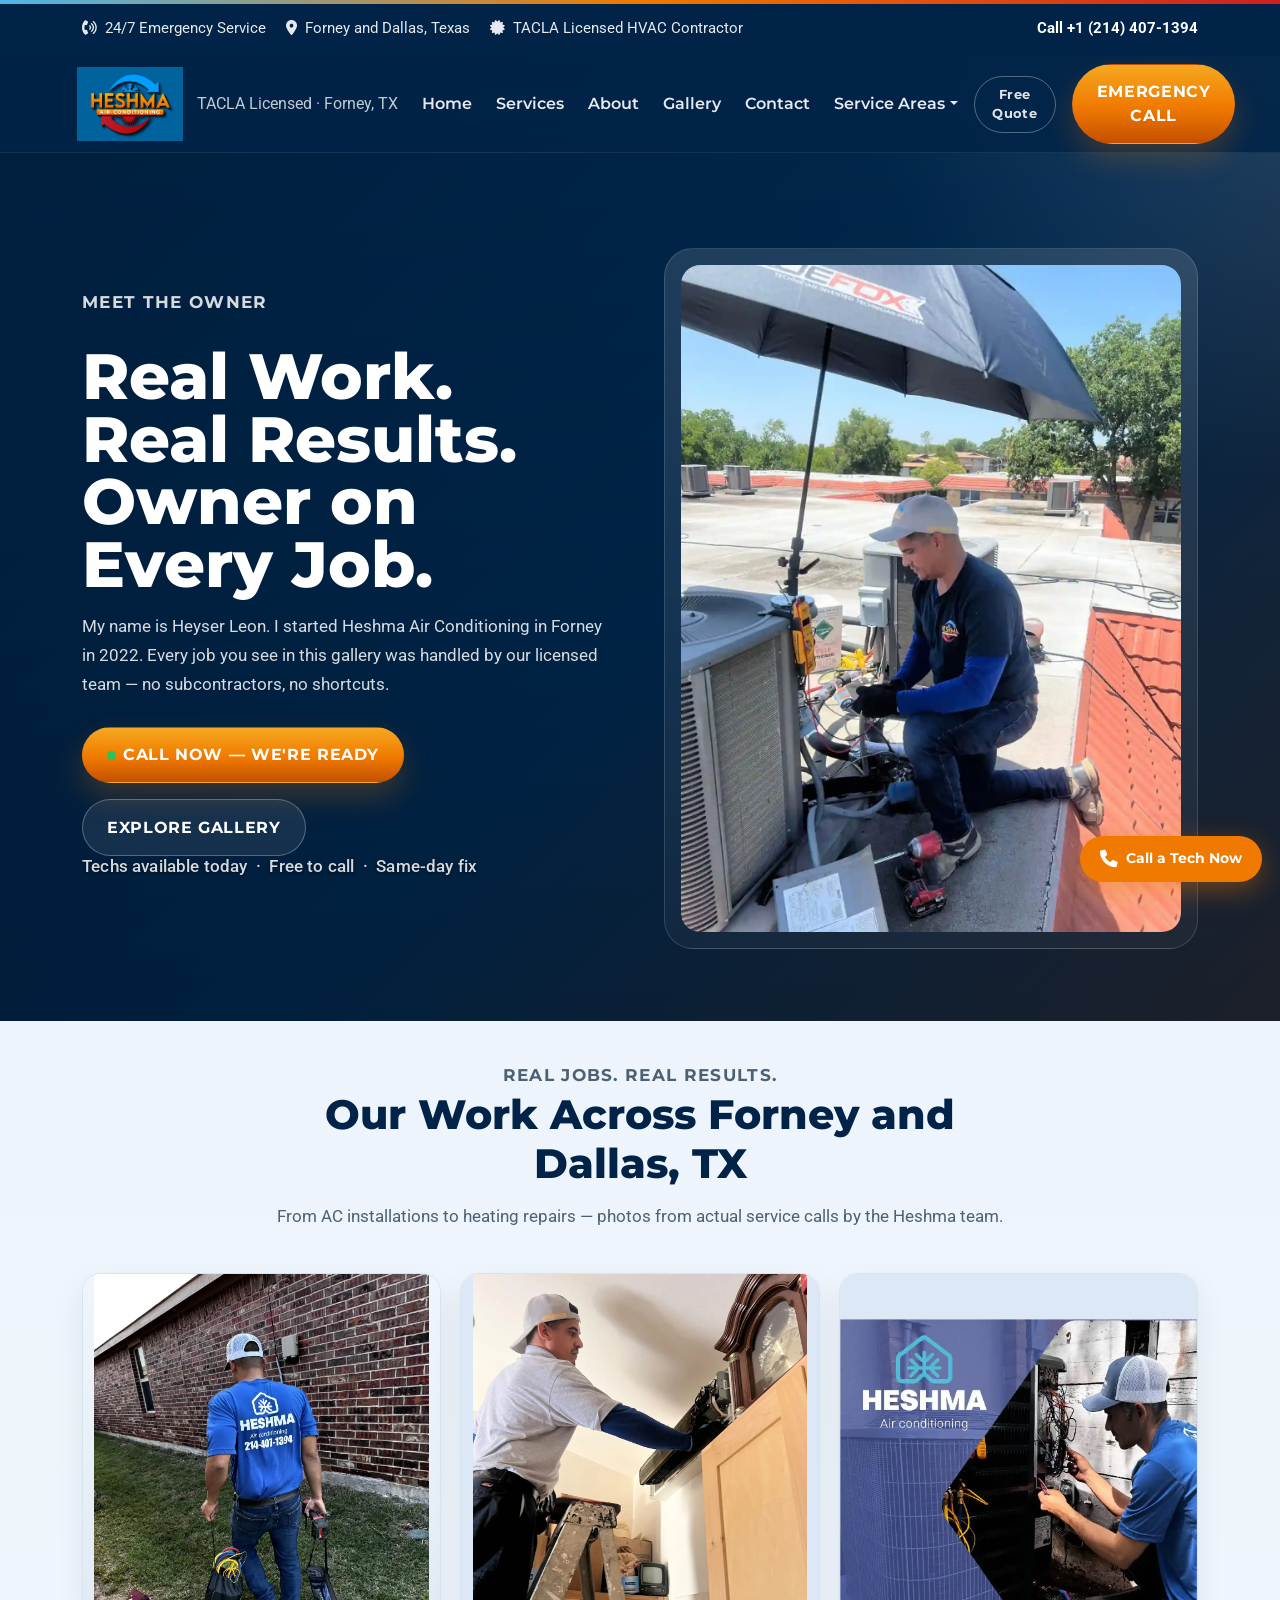
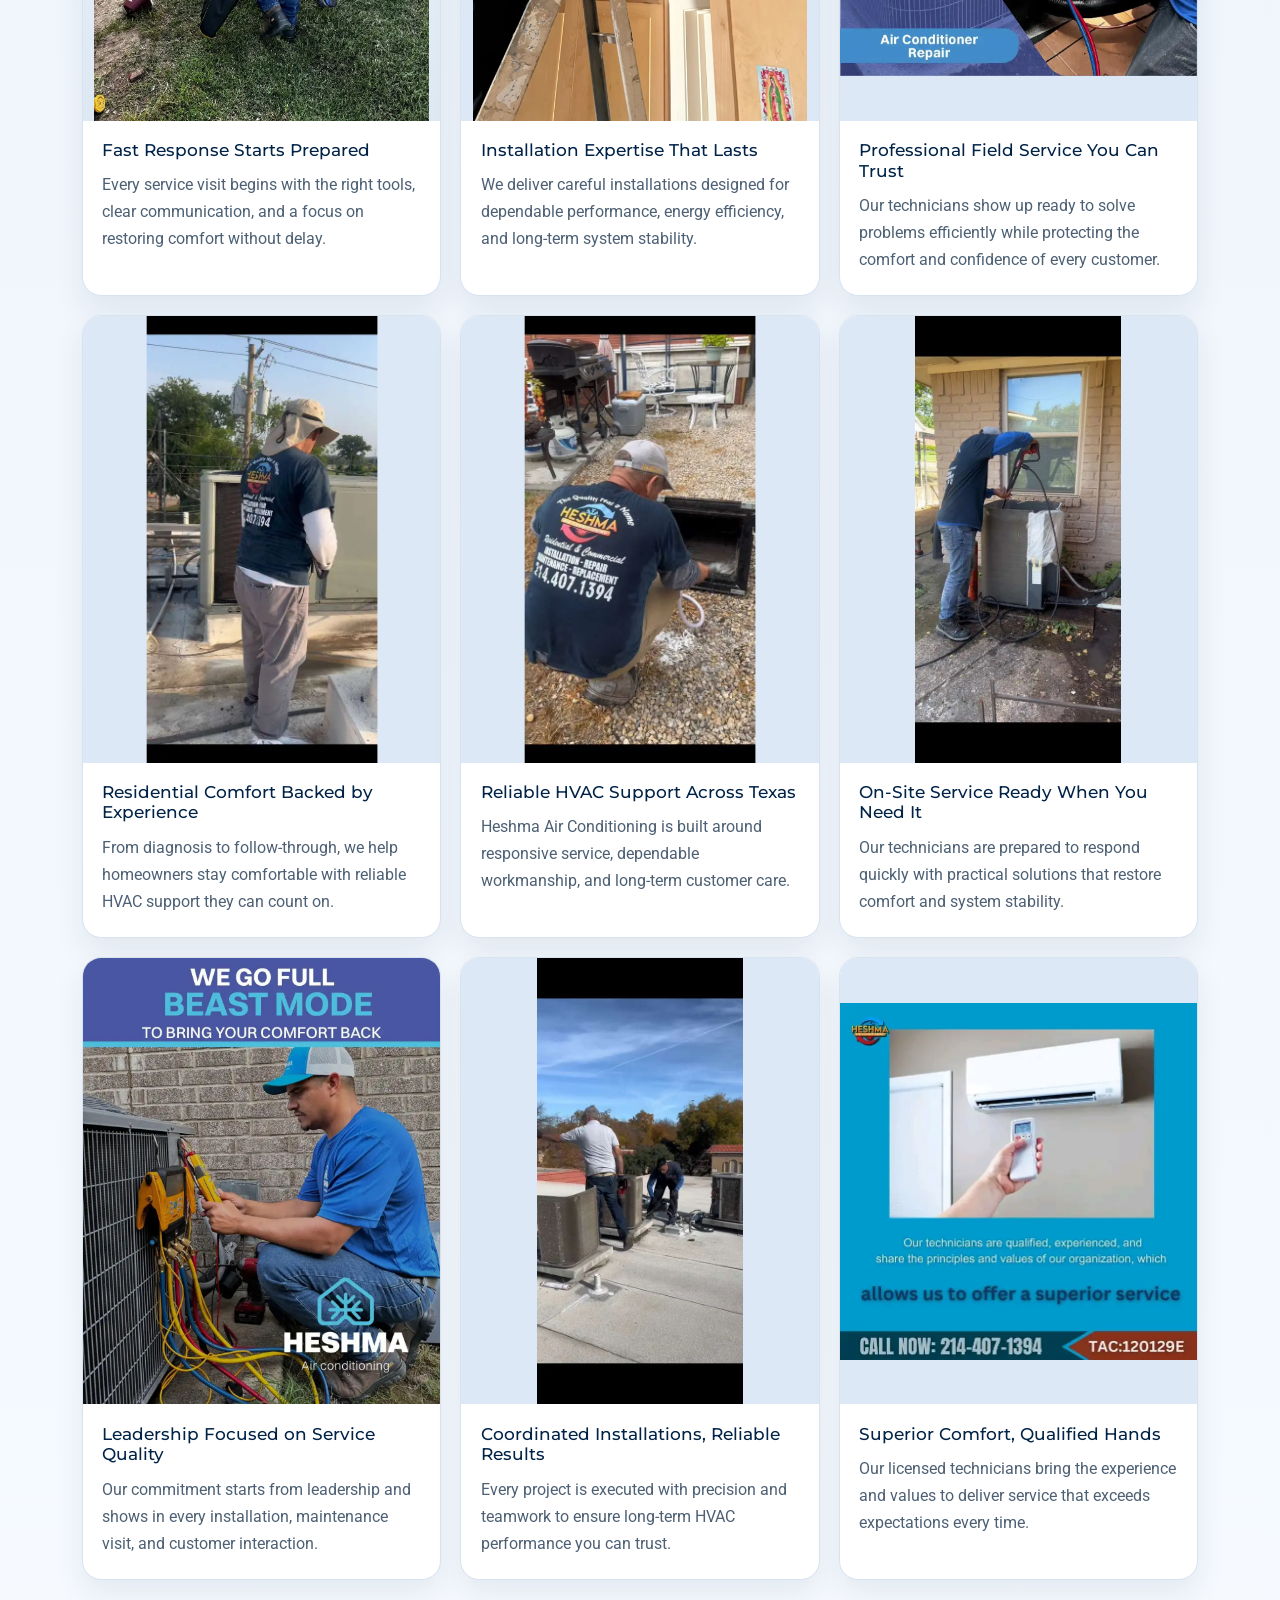
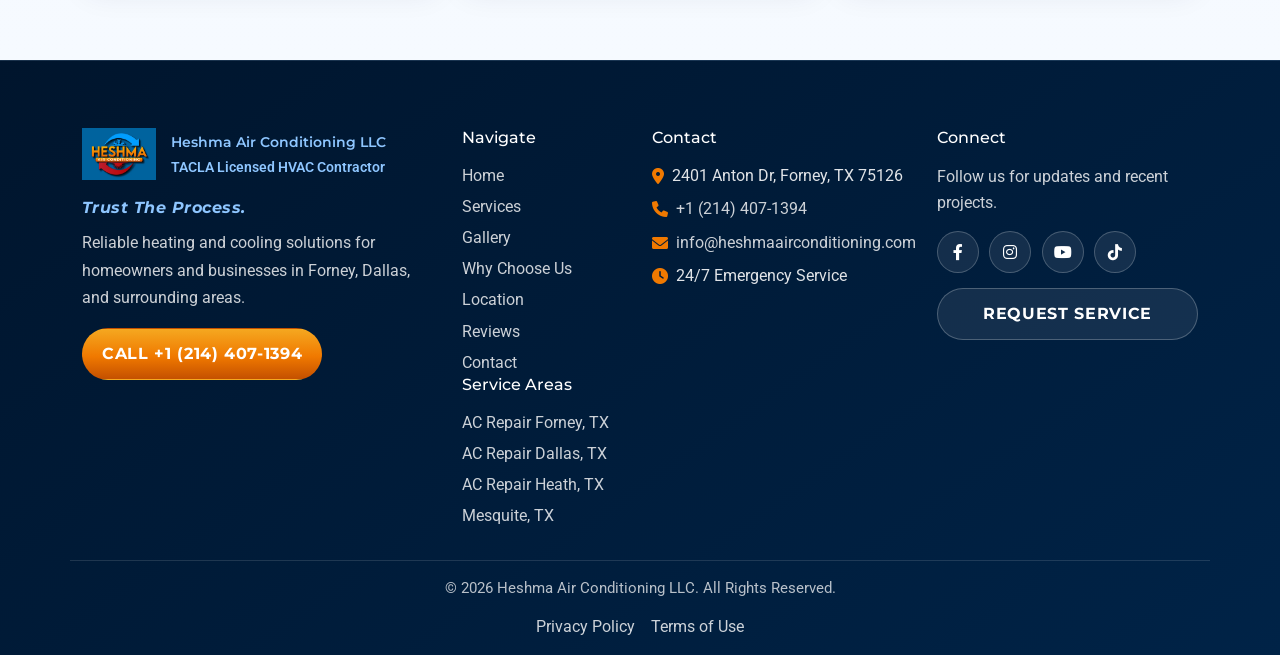
<file: gallery.html>
﻿<!DOCTYPE html>
<html lang="en">
<head>
	<meta charset="UTF-8">
	<meta name="viewport" content="width=device-width, initial-scale=1.0">
	<!-- Google tag (gtag.js) -->
	<script async src="https://www.googletagmanager.com/gtag/js?id=AW-10990584376"></script>
	<script>
	  window.dataLayer = window.dataLayer || [];
	  function gtag(){dataLayer.push(arguments);}
	  gtag('js', new Date());
	  gtag('config', 'AW-10990584376');
	</script>
	<title>HVAC Work Gallery | AC Repair & Installation in Forney, TX | Heshma Air Conditioning</title>
	<meta name="description" content="See our HVAC team in action — AC installations, heating repairs, and service visits across Forney and Dallas, TX. Trusted professionals, real results.">
	<meta name="robots" content="index, follow">
	<link rel="icon" type="image/webp" href="css/img/logo-oficial.webp">
	<link rel="canonical" href="https://heshmaairconditioning.com/gallery.html">
	<meta property="og:type" content="website">
	<meta property="og:title" content="HVAC Work Gallery | AC Repair & Installation in Forney, TX | Heshma Air Conditioning">
	<meta property="og:description" content="See our HVAC team in action — AC installations, heating repairs, and service visits across Forney and Dallas, TX. Trusted professionals, real results.">
	<meta property="og:url" content="https://heshmaairconditioning.com/gallery.html">
	<meta property="og:site_name" content="Heshma Air Conditioning">
	<meta property="og:image" content="https://heshmaairconditioning.com/css/gallery/tecnico-1.webp">
	<meta property="og:image:alt" content="Heshma Air Conditioning HVAC team at work in Forney TX">
	<meta property="og:image:width" content="1081">
	<meta property="og:image:height" content="1081">
	<meta property="og:locale" content="en_US">
	<meta name="twitter:card" content="summary_large_image">
	<meta name="twitter:title" content="HVAC Work Gallery | Heshma Air Conditioning — Forney, TX">
	<meta name="twitter:description" content="See our HVAC team in action — AC installations, heating repairs, and service visits across Forney and Dallas, TX.">
	<meta name="twitter:image" content="https://heshmaairconditioning.com/css/gallery/tecnico-1.webp">
	<script type="application/ld+json">
	{
	  "@context": "https://schema.org",
	  "@graph": [
	    {
	      "@type": "HVACBusiness",
	      "@id": "https://heshmaairconditioning.com/#business",
	      "name": "Heshma Air Conditioning LLC",
	      "legalName": "Heshma Air Conditioning LLC",
      "alternateName": ["Haisma Air Conditioning", "Haisma Heating and Cooling", "Heshma AC"],
	      "foundingDate": "2022",
	      "founder": {"@type": "Person", "name": "Heyser Leon"},
	      "url": "https://heshmaairconditioning.com/",
	      "telephone": "+1-214-407-1394",
	      "email": "info@heshmaairconditioning.com",
	      "address": {
	        "@type": "PostalAddress",
	        "streetAddress": "2401 Anton Dr",
	        "addressLocality": "Forney",
	        "addressRegion": "TX",
	        "postalCode": "75126",
	        "addressCountry": "US"
	      },
	      "geo": {
	        "@type": "GeoCoordinates",
	        "latitude": 32.7332,
	        "longitude": -96.4695
	      },
	      "sameAs": [
	        "https://www.facebook.com/HeshmaAir",
	        "https://www.instagram.com/heshmaairconditioning",
	        "https://www.yelp.com/biz/heshma-air-conditioning-forney-2",
	        "https://www.bbb.org/us/tx/forney/profile/air-conditioning-contractor/heshma-air-conditioning-0875-91340658",
	        "https://www.google.com/search?kgmid=/g/11s7l1b1cd",
        "https://www.youtube.com/@hesmaairconditioning",
        "https://www.tiktok.com/@heysersh2016"
	      ],
	      "aggregateRating": {
	        "@type": "AggregateRating",
	        "ratingValue": "5",
	        "reviewCount": "10",
	        "bestRating": "5",
	        "worstRating": "1"
	      },
	      "hasCredential": {
	        "@type": "EducationalOccupationalCredential",
	        "name": "TACLA120129E",
	        "credentialCategory": "HVAC Contractor License",
	        "recognizedBy": {
	          "@type": "GovernmentOrganization",
	          "name": "Texas Department of Licensing and Regulation"
	        }
	      }
	    },
	    {
	      "@type": "WebPage",
	      "@id": "https://heshmaairconditioning.com/gallery.html#webpage",
	      "url": "https://heshmaairconditioning.com/gallery.html",
	      "name": "HVAC Work Gallery | AC Repair & Installation in Forney, TX | Heshma Air Conditioning",
	      "description": "See our HVAC team in action — AC installations, heating repairs, and service visits across Forney and Dallas, TX. Trusted professionals, real results.",
	      "inLanguage": "en-US",
	      "isPartOf": { "@id": "https://heshmaairconditioning.com/#website" },
	      "about": { "@id": "https://heshmaairconditioning.com/#business" },
	      "dateModified": "2026-07-01",
	      "keywords": "HVAC gallery Forney TX, AC installation Forney TX, HVAC work photos, air conditioning repair Forney TX, heating installation East DFW"
	    }
	  ]
	}
	</script>
	<link rel="preconnect" href="https://fonts.googleapis.com">
	<link rel="preconnect" href="https://fonts.gstatic.com" crossorigin>
	<link rel="preload" as="style" href="https://fonts.googleapis.com/css2?family=Montserrat:wght@600;700;800&family=Roboto:wght@400;700&display=swap" onload="this.onload=null;this.rel='stylesheet'">
	<noscript><link rel="stylesheet" href="https://fonts.googleapis.com/css2?family=Montserrat:wght@600;700;800&family=Roboto:wght@400;700&display=swap"></noscript>
	<link href="https://cdn.jsdelivr.net/npm/bootstrap@5.3.3/dist/css/bootstrap.min.css" rel="stylesheet" integrity="sha384-QWTKZyjpPEjISv5WaRU9OFeRpok6YctnYmDr5pNlyT2bRjXh0JMhjY6hW+ALEwIH" crossorigin="anonymous">
	<link rel="preload" as="style" href="https://cdnjs.cloudflare.com/ajax/libs/font-awesome/6.0.0/css/all.min.css" integrity="sha512-9usAa10IRO0HhonpyAIVpjrylPvoDwiPUiKdWk5t3PyolY1cOd4DSE0Ga+ri4AuTroPR5aQvXU9xC6qOPnzFeg==" crossorigin="anonymous" onload="this.onload=null;this.rel='stylesheet'">
	<noscript><link rel="stylesheet" href="https://cdnjs.cloudflare.com/ajax/libs/font-awesome/6.0.0/css/all.min.css" integrity="sha512-9usAa10IRO0HhonpyAIVpjrylPvoDwiPUiKdWk5t3PyolY1cOd4DSE0Ga+ri4AuTroPR5aQvXU9xC6qOPnzFeg==" crossorigin="anonymous"></noscript>
	<link rel="stylesheet" href="css/heshma.css">
	<link rel="stylesheet" href="css/gallery.css">
	<link rel="stylesheet" href="css/cookie-consent.css">
</head>
<body>
	<a class="visually-hidden-focusable skip-link" href="#gallery-content">Skip to main content</a>

	<div class="top-contact-bar">
		<div class="container">
			<div class="top-contact-bar__content">
				<div class="top-contact-bar__items" aria-label="Company service highlights">
					<span><i class="fa-solid fa-phone-volume" aria-hidden="true"></i> 24/7 Emergency Service</span>
					<span><i class="fa-solid fa-location-dot" aria-hidden="true"></i> Forney and Dallas, Texas</span>
					<span><i class="fa-solid fa-certificate" aria-hidden="true"></i> TACLA Licensed HVAC Contractor</span>
				</div>
				<a class="top-contact-bar__call" href="tel:+12144071394" aria-label="Call Heshma Air Conditioning now at 214 407 1394">Call +1 (214) 407-1394</a>
			</div>
		</div>
	</div>

	<header class="site-header">
		<nav class="navbar navbar-expand-lg fixed-top site-navbar" aria-label="Primary navigation">
			<div class="container">
				<a class="navbar-brand site-brand" href="/" aria-label="Heshma Air Conditioning home">
					<img src="css/img/logo-oficial.webp" alt="Heshma Air Conditioning logo" width="120" height="84">
					<span>
						<small>TACLA Licensed · Forney, TX</small>
					</span>
				</a>

				<button class="navbar-toggler site-navbar__toggler" type="button" data-bs-toggle="collapse" data-bs-target="#mainNavigation" aria-controls="mainNavigation" aria-expanded="false" aria-label="Toggle navigation">
					<span class="navbar-toggler-icon"></span>
				</button>

				<div class="collapse navbar-collapse" id="mainNavigation">
					<ul class="navbar-nav ms-auto align-items-lg-center gap-lg-2">
						<li class="nav-item"><a class="nav-link" href="/">Home</a></li>
						<li class="nav-item"><a class="nav-link" href="index.html#services">Services</a></li>
						<li class="nav-item"><a class="nav-link" href="index.html#about-preview">About</a></li>
						<li class="nav-item"><a class="nav-link" href="gallery.html" aria-current="page">Gallery</a></li>
						<!-- <li class="nav-item"><a class="nav-link" href="financing.html">Financing</a></li> -->
						<li class="nav-item"><a class="nav-link" href="index.html#contact">Contact</a></li>
						<li class="nav-item dropdown">
							<a class="nav-link dropdown-toggle" href="#" role="button" data-bs-toggle="dropdown" aria-expanded="false">Service Areas</a>
							<ul class="dropdown-menu">
								<li><a class="dropdown-item" href="ac-repair-forney-tx.html">Forney, TX</a></li>
								<li><a class="dropdown-item" href="ac-repair-dallas-tx.html">Dallas, TX</a></li>
								<li><a class="dropdown-item" href="ac-repair-heath-tx.html">Heath, TX</a></li>
								<li><a class="dropdown-item" href="ac-repair-mesquite-tx.html">Mesquite, TX</a></li>
							</ul>
						</li>
						<li class="nav-item mt-2 mt-lg-0">
							<a class="btn btn-nav-quote js-whatsapp-trigger" href="#" data-whatsapp-service="quote" data-whatsapp-source="nav-quote" aria-label="Request a free HVAC quote">Free Quote</a>
						</li>
						<li class="nav-item ms-lg-2 mt-2 mt-lg-0">
							<a class="btn btn-emergency" href="tel:+12144071394" aria-label="Emergency call to Heshma Air Conditioning">Emergency Call</a>
						</li>
					</ul>
				</div>
			</div>
		</nav>
	</header>

	<main id="gallery-content">
		<section class="gallery-hero" aria-labelledby="gallery-hero-title">
			<div class="gallery-hero__backdrop" aria-hidden="true"></div>
			<div class="container">
				<div class="row align-items-center g-4 g-xl-5 gallery-hero__layout">
					<div class="col-lg-6">
						<div class="gallery-hero__copy">
							<p class="gallery-hero__eyebrow">Meet the Owner</p>
							<h1 id="gallery-hero-title">Real Work. Real Results. Owner on Every Job.</h1>
							<p>My name is Heyser Leon. I started Heshma Air Conditioning in Forney in 2022. Every job you see in this gallery was handled by our licensed team — no subcontractors, no shortcuts.</p>
							<div class="gallery-hero__actions">
								<a class="btn btn-hero-primary" href="tel:+12144071394" aria-label="Call Heshma Air Conditioning now"><span class="hero-call-live" aria-hidden="true"></span>Call Now — We're Ready</a>
								<a class="btn btn-hero-secondary" href="#gallery-image-title" aria-label="Explore the Heshma Air Conditioning work gallery">Explore Gallery</a>
							</div>
							<p class="hero-call-sub">Techs available today &nbsp;·&nbsp; Free to call &nbsp;·&nbsp; Same-day fix</p>
						</div>
					</div>
					<div class="col-lg-6">
						<article class="gallery-hero__feature-card" aria-label="Heyser Leon, owner of Heshma Air Conditioning">
							<div class="gallery-hero__feature-media">
								<img src="css/img/hero-tecnico.webp" alt="Heyser Leon — owner and licensed HVAC technician at Heshma Air Conditioning, Forney TX" width="1201" height="1601" loading="lazy">
							</div>
						</article>
					</div>
				</div>
			</div>
		</section>

		
		<section class="gallery-image-section" aria-labelledby="gallery-image-title">
			<div class="container">
				<div class="section-heading text-center">
					<p class="section-heading__eyebrow">Real Jobs. Real Results.</p>
					<h2 id="gallery-image-title">Our Work Across Forney and Dallas, TX</h2>
					<p>From AC installations to heating repairs — photos from actual service calls by the Heshma team.</p>
				</div>
				<div class="gallery-image-grid" aria-label="Heshma Air Conditioning image highlights">
					<article class="gallery-image-card">
						<div class="gallery-image-card__media">
							<img src="css/gallery/ceo-herramientas.webp" alt="Heshma Air Conditioning technician preparing tools for a fast residential service call" width="1071" height="1428" loading="lazy">
						</div>
						<div class="gallery-image-card__content">
							<h3>Fast Response Starts Prepared</h3>
							<p>Every service visit begins with the right tools, clear communication, and a focus on restoring comfort without delay.</p>
						</div>
					</article>
					<article class="gallery-image-card">
						<div class="gallery-image-card__media gallery-image-card__media--contain">
							<img src="css/gallery/ceo-instalando.webp" alt="Heshma Air Conditioning technician performing a professional AC installation" width="1200" height="1600" loading="lazy">
						</div>
						<div class="gallery-image-card__content">
							<h3>Installation Expertise That Lasts</h3>
							<p>We deliver careful installations designed for dependable performance, energy efficiency, and long-term system stability.</p>
						</div>
					</article>
					<article class="gallery-image-card">
						<div class="gallery-image-card__media gallery-image-card__media--logo">
							<img src="css/gallery/tecnico-1.webp" alt="Heshma Air Conditioning field technician ready to handle professional HVAC service" width="1081" height="1081" loading="lazy">
						</div>
						<div class="gallery-image-card__content">
							<h3>Professional Field Service You Can Trust</h3>
							<p>Our technicians show up ready to solve problems efficiently while protecting the comfort and confidence of every customer.</p>
						</div>
					</article>
					<article class="gallery-image-card">
						<div class="gallery-image-card__media gallery-image-card__media--contain">
							<img class="gallery-image-card__img--phone" src="css/gallery/tecnico-4.webp" alt="Heshma Air Conditioning technician supporting reliable residential HVAC comfort" width="472" height="1024" loading="lazy">
						</div>
						<div class="gallery-image-card__content">
							<h3>Residential Comfort Backed by Experience</h3>
							<p>From diagnosis to follow-through, we help homeowners stay comfortable with reliable HVAC support they can count on.</p>
						</div>
					</article>
					<article class="gallery-image-card">
						<div class="gallery-image-card__media gallery-image-card__media--logo">
							<img class="gallery-image-card__img--phone" src="css/gallery/tecnico-3.webp" alt="Heshma Air Conditioning technician delivering dependable HVAC support in the field" width="472" height="1024" loading="lazy">
						</div>
						<div class="gallery-image-card__content">
							<h3>Reliable HVAC Support Across Texas</h3>
							<p>Heshma Air Conditioning is built around responsive service, dependable workmanship, and long-term customer care.</p>
						</div>
					</article>
					<article class="gallery-image-card">
						<div class="gallery-image-card__media gallery-image-card__media--contain">
							<img src="css/gallery/tecnico-2.webp" alt="Heshma Air Conditioning technician ready for responsive on-site HVAC service" width="472" height="1024" loading="lazy">
						</div>
						<div class="gallery-image-card__content">
							<h3>On-Site Service Ready When You Need It</h3>
							<p>Our technicians are prepared to respond quickly with practical solutions that restore comfort and system stability.</p>
						</div>
					</article>
					<article class="gallery-image-card">
						<div class="gallery-image-card__media">
							<img src="css/gallery/ceo-1.webp" alt="Heshma Air Conditioning CEO reinforcing service quality and customer commitment" width="1200" height="1600" loading="lazy">
						</div>
						<div class="gallery-image-card__content">
							<h3>Leadership Focused on Service Quality</h3>
							<p>Our commitment starts from leadership and shows in every installation, maintenance visit, and customer interaction.</p>
						</div>
					</article>
					<article class="gallery-image-card">
						<div class="gallery-image-card__media gallery-image-card__media--logo">
							<img src="css/gallery/tecnicos-install.webp" alt="Heshma Air Conditioning technicians performing a coordinated HVAC installation" width="1081" height="1081" loading="lazy">
						</div>
						<div class="gallery-image-card__content">
							<h3>Coordinated Installations, Reliable Results</h3>
							<p>Every project is executed with precision and teamwork to ensure long-term HVAC performance you can trust.</p>
						</div>
					</article>
					<article class="gallery-image-card">
						<div class="gallery-image-card__media gallery-image-card__media--logo">
							<img src="css/gallery/heshma-5.webp" alt="Mini-split AC unit controlled by remote — Heshma Air Conditioning qualified technicians delivering superior service in Forney TX" width="1080" height="1080" loading="lazy">
						</div>
						<div class="gallery-image-card__content">
							<h3>Superior Comfort, Qualified Hands</h3>
							<p>Our licensed technicians bring the experience and values to deliver service that exceeds expectations every time.</p>
						</div>
					</article>
				</div>
			</div>
		</section>
	</main>

	<footer class="site-footer" aria-labelledby="footer-title">
		<div class="container">
			<div class="site-footer__top row g-4">
				<div class="col-lg-4 col-md-6">
					<div class="footer-brand">
						<div class="footer-brand__head">
							<img src="css/img/logo-oficial.webp" alt="Heshma Air Conditioning logo" width="144" height="101">
							<div>
								<p id="footer-title" class="footer-brand__head-name">Heshma Air Conditioning LLC</p>
								<p>TACLA Licensed HVAC Contractor</p>
							</div>
						</div>
						<p class="footer-brand__motto">Trust The Process.</p>
						<p class="footer-brand__text">Reliable heating and cooling solutions for homeowners and businesses in Forney, Dallas, and surrounding areas.</p>
						<a class="btn btn-footer-cta" href="tel:+12144071394" aria-label="Call Heshma Air Conditioning now">Call +1 (214) 407-1394</a>
					</div>
				</div>

				<div class="col-lg-2 col-md-6 col-6">
					<div class="footer-nav">
						<h3>Navigate</h3>
						<ul>
							<li><a href="/">Home</a></li>
							<li><a href="index.html#services">Services</a></li>
							<li><a href="gallery.html" aria-current="page">Gallery</a></li>
							<li><a href="index.html#offer">Why Choose Us</a></li>
							<li><a href="index.html#location">Location</a></li>
							<li><a href="index.html#reviews">Reviews</a></li>
							<li><a href="index.html#contact">Contact</a></li>
						</ul>
						<h3>Service Areas</h3>
						<ul>
							<li><a href="ac-repair-forney-tx.html">AC Repair Forney, TX</a></li>
							<li><a href="ac-repair-dallas-tx.html">AC Repair Dallas, TX</a></li>
							<li><a href="ac-repair-heath-tx.html">AC Repair Heath, TX</a></li>
							<li><a href="ac-repair-mesquite-tx.html">Mesquite, TX</a></li>
						</ul>
					</div>
				</div>

				<div class="col-lg-3 col-md-6">
					<div class="footer-contact">
						<h3>Contact</h3>
						<address>
							<span><i class="fa-solid fa-location-dot" aria-hidden="true"></i> 2401 Anton Dr, Forney, TX 75126</span>
							<a href="tel:+12144071394"><i class="fa-solid fa-phone" aria-hidden="true"></i> +1 (214) 407-1394</a>
							<a href="mailto:info@heshmaairconditioning.com"><i class="fa-solid fa-envelope" aria-hidden="true"></i> info@heshmaairconditioning.com</a>
							<span><i class="fa-solid fa-clock" aria-hidden="true"></i> 24/7 Emergency Service</span>
						</address>
					</div>
				</div>

				<div class="col-lg-3 col-md-6">
					<div class="footer-social">
						<h3>Connect</h3>
						<p>Follow us for updates and recent projects.</p>
						<div class="footer-social__links" aria-label="Social media links">
							<a href="https://www.facebook.com/HeshmaAir" target="_blank" rel="noopener noreferrer" aria-label="Visit Heshma Air Conditioning on Facebook">
								<i class="fa-brands fa-facebook-f" aria-hidden="true"></i>
							</a>
							<a href="https://www.instagram.com/heshmaairconditioning" target="_blank" rel="noopener noreferrer" aria-label="Visit Heshma Air Conditioning on Instagram">
								<i class="fa-brands fa-instagram" aria-hidden="true"></i>
							</a>
							<a href="https://www.youtube.com/@hesmaairconditioning" target="_blank" rel="noopener noreferrer" aria-label="Visit Heshma Air Conditioning on YouTube">
								<i class="fa-brands fa-youtube" aria-hidden="true"></i>
							</a>
							<a href="https://www.tiktok.com/@heysersh2016" target="_blank" rel="noopener noreferrer" aria-label="Visit Heshma Air Conditioning on TikTok">
								<i class="fa-brands fa-tiktok" aria-hidden="true"></i>
							</a>
						</div>
						<a class="btn btn-footer-secondary js-whatsapp-trigger" href="https://wa.me/12144071394?text=Hi!%20I%20would%20like%20to%20get%20a%20Free%20Quote%20for%20an%20HVAC%20service.%20Please%20contact%20me." target="_blank" rel="noopener noreferrer" data-whatsapp-service="quote" data-whatsapp-source="footer-quote" aria-label="Request service quote on WhatsApp">Request Service</a>
					</div>
				</div>
			</div>

			<div class="site-footer__bottom">
				<p>© 2026 Heshma Air Conditioning LLC. All Rights Reserved.</p>
				<div class="site-footer__legal">
					<a href="privacy-policy.html">Privacy Policy</a>
					<a href="terms-of-use.html">Terms of Use</a>
				</div>
			</div>
		</div>
	</footer>

		<a class="floating-cta-call" href="tel:+12144071394" aria-label="Call Heshma Air Conditioning — same-day HVAC service">
		<i class="fa-solid fa-phone" aria-hidden="true"></i>
		<span>Call a Tech Now</span>
	</a>

	<section class="cookie-consent" id="cookie-consent" aria-live="polite" aria-label="Cookie consent" hidden>
		<div class="cookie-consent__inner">
			<p class="cookie-consent__text">
				We use essential cookies and limited analytics to improve your browsing experience.
				See our <a href="privacy-policy.html">Privacy Policy</a> for details.
			</p>
			<div class="cookie-consent__actions" aria-label="Cookie consent actions">
				<button class="btn cookie-consent__btn cookie-consent__btn--reject" id="cookie-reject" type="button">Reject</button>
				<button class="btn cookie-consent__btn cookie-consent__btn--accept" id="cookie-accept" type="button">Accept</button>
			</div>
		</div>
	</section>

	<script src="https://cdn.jsdelivr.net/npm/bootstrap@5.3.3/dist/js/bootstrap.bundle.min.js" integrity="sha384-YvpcrYf0tY3lHB60NNkmXc5s9fDVZLESaAA55NDzOxhy9GkcIdslK1eN7N6jIeHz" crossorigin="anonymous"></script>
	<script src="js/heshma.js"></script>
	<script src="js/cookie-consent.js"></script>
</body>
</html>
</file>
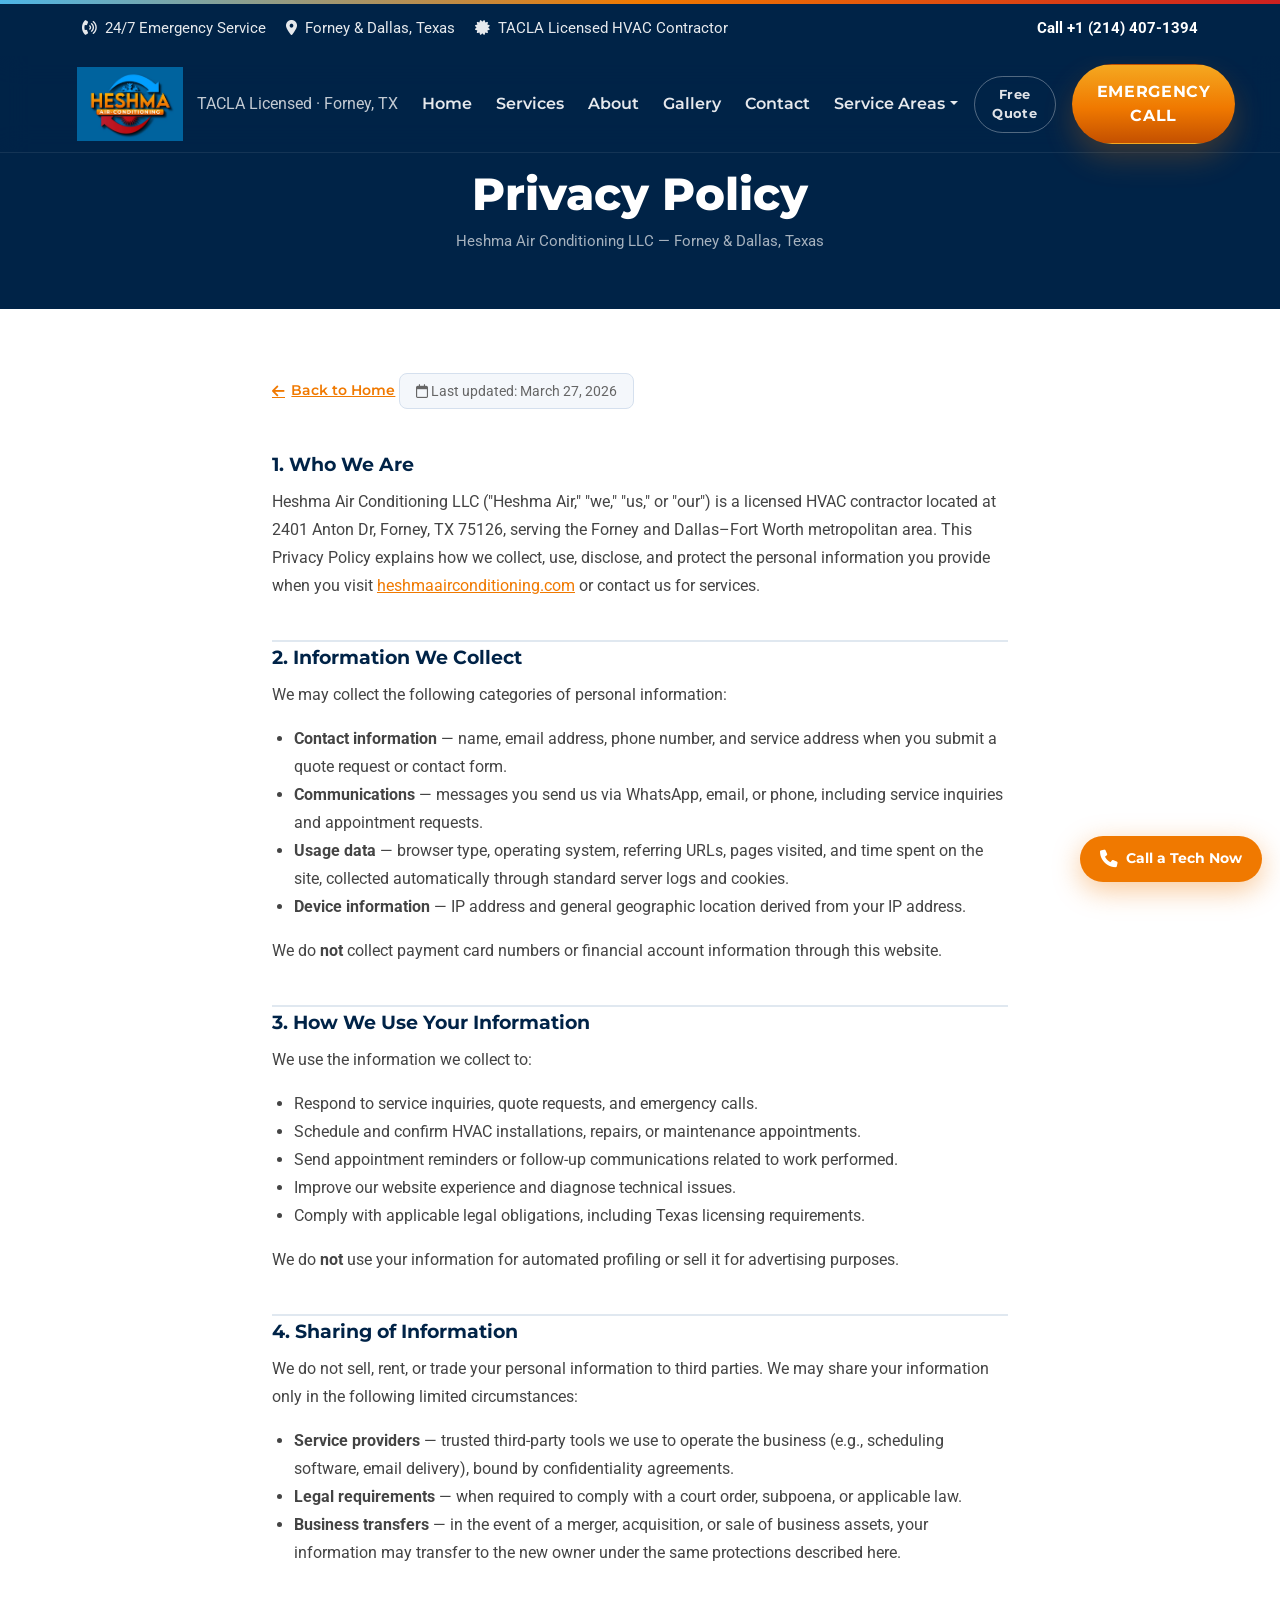
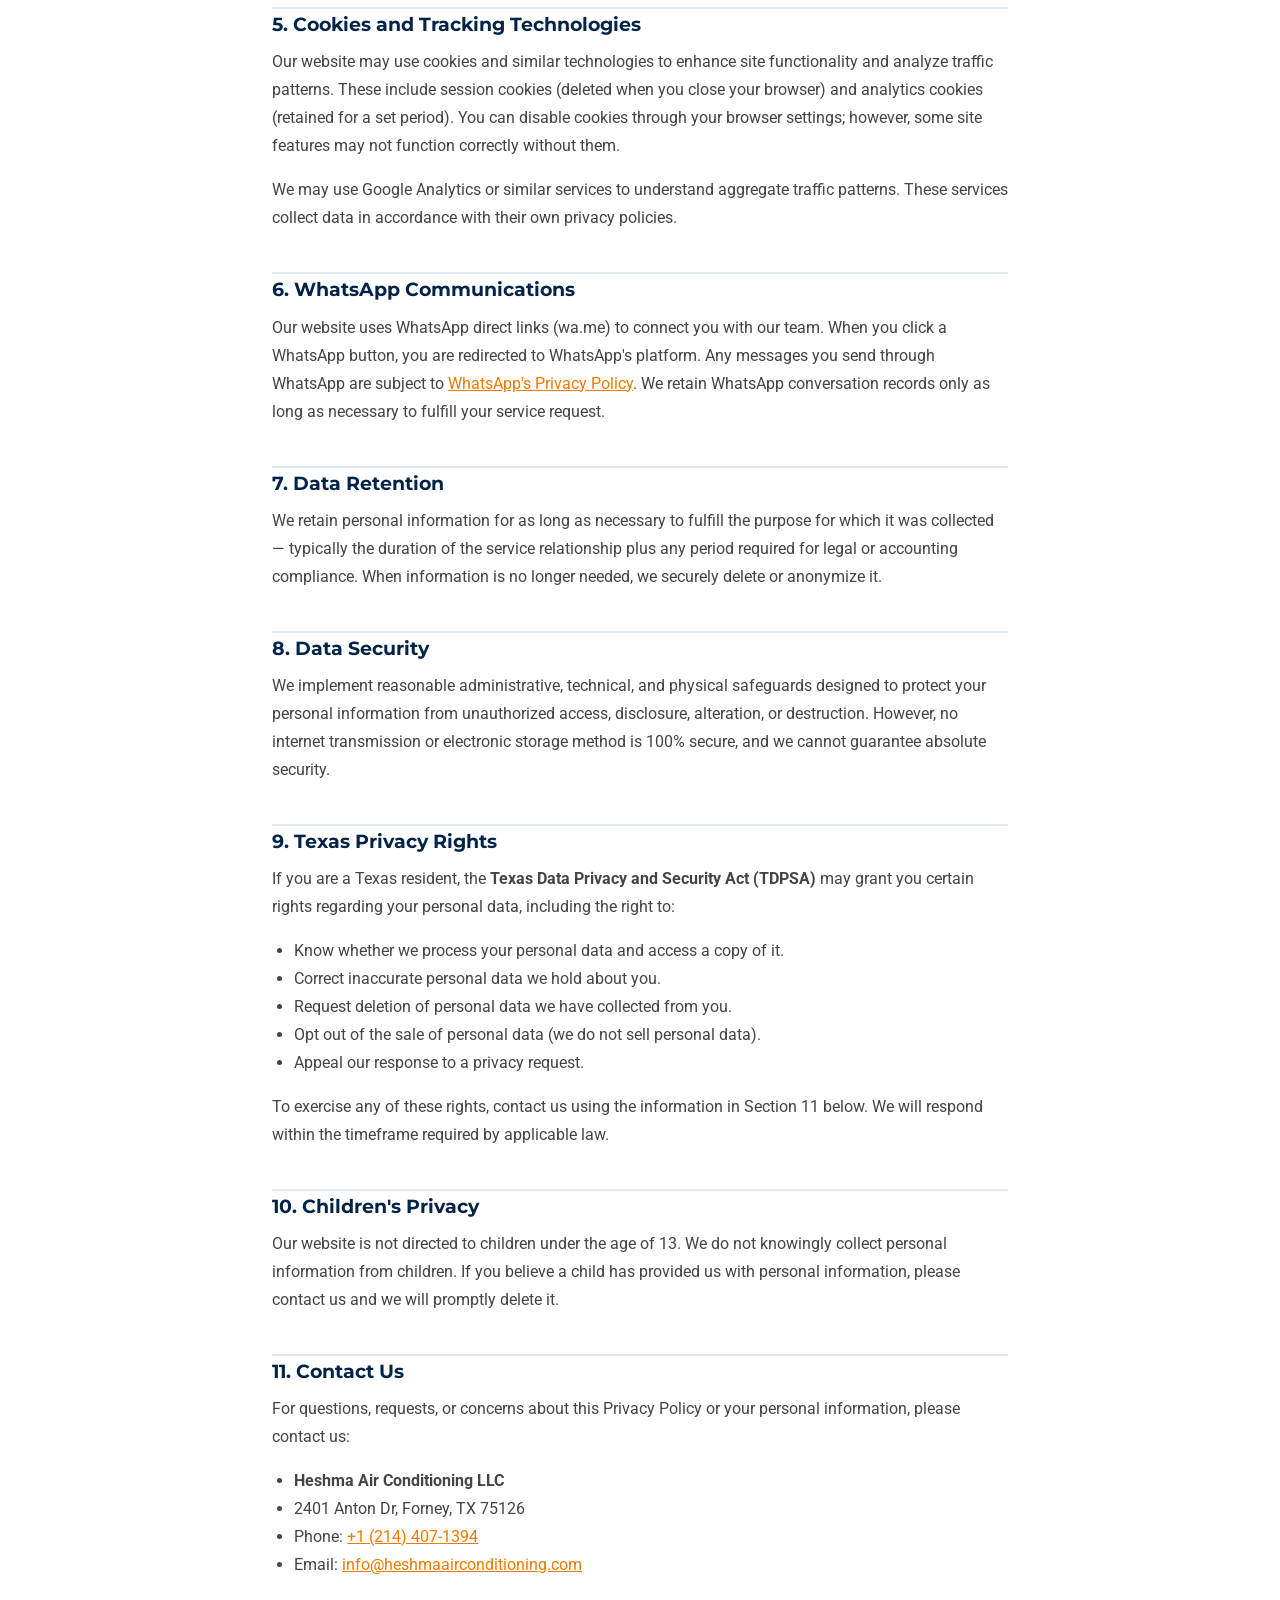
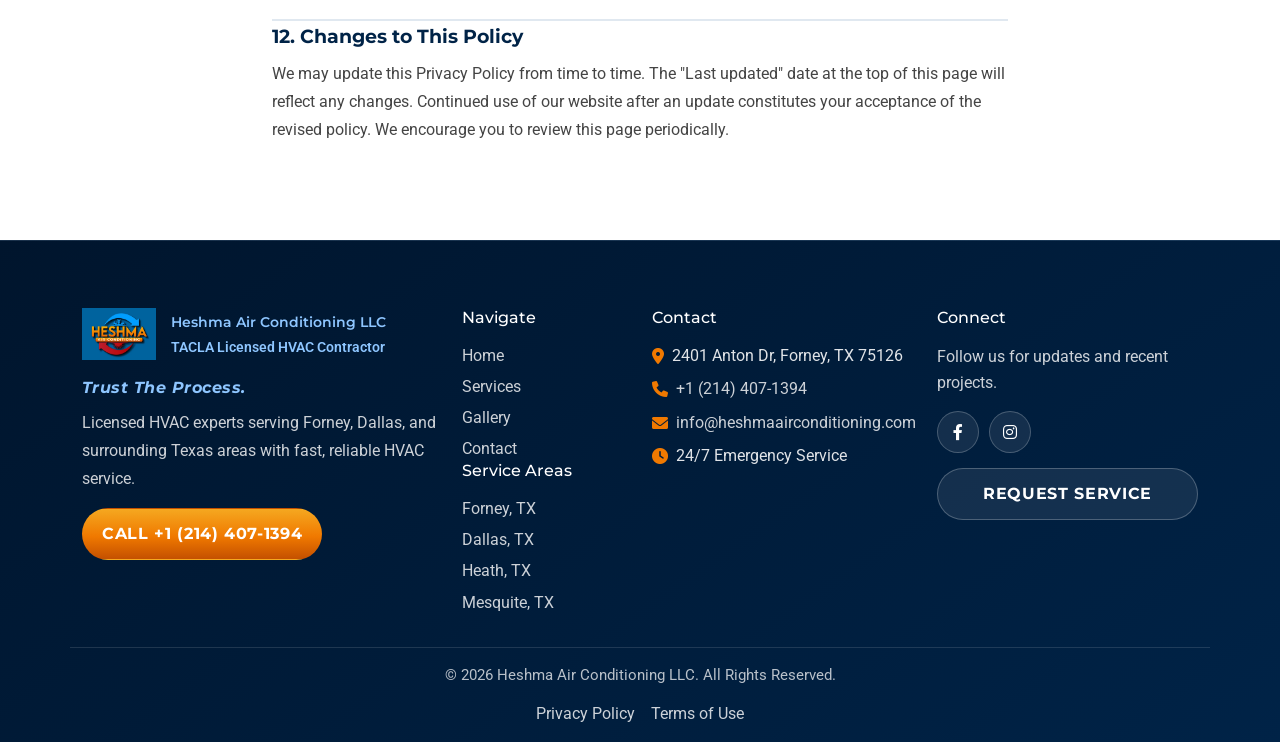
<file: privacy-policy.html>
﻿<!DOCTYPE html>
<html lang="en">
<head>
	<meta charset="UTF-8">
	<meta name="viewport" content="width=device-width, initial-scale=1.0">
	<!-- Google tag (gtag.js) -->
	<script async src="https://www.googletagmanager.com/gtag/js?id=AW-10990584376"></script>
	<script>
	  window.dataLayer = window.dataLayer || [];
	  function gtag(){dataLayer.push(arguments);}
	  gtag('js', new Date());
	  gtag('config', 'AW-10990584376');
	</script>
	<title>Privacy Policy | Heshma Air Conditioning</title>
	<meta name="description" content="Privacy Policy for Heshma Air Conditioning LLC. Learn how we collect, use, and protect your personal information.">
	<meta name="robots" content="noindex, follow">
	<link rel="icon" type="image/webp" href="css/img/logo-oficial.webp">
	<link rel="canonical" href="https://heshmaairconditioning.com/privacy-policy.html">
	<link rel="preconnect" href="https://fonts.googleapis.com">
	<link rel="preconnect" href="https://fonts.gstatic.com" crossorigin>
	<link rel="preload" as="style" href="https://fonts.googleapis.com/css2?family=Montserrat:wght@600;700;800&family=Roboto:wght@400;700&display=swap" onload="this.onload=null;this.rel='stylesheet'">
	<noscript><link rel="stylesheet" href="https://fonts.googleapis.com/css2?family=Montserrat:wght@600;700;800&family=Roboto:wght@400;700&display=swap"></noscript>
	<link href="https://cdn.jsdelivr.net/npm/bootstrap@5.3.3/dist/css/bootstrap.min.css" rel="stylesheet" integrity="sha384-QWTKZyjpPEjISv5WaRU9OFeRpok6YctnYmDr5pNlyT2bRjXh0JMhjY6hW+ALEwIH" crossorigin="anonymous">
	<link rel="preload" as="style" href="https://cdnjs.cloudflare.com/ajax/libs/font-awesome/6.0.0/css/all.min.css" integrity="sha512-9usAa10IRO0HhonpyAIVpjrylPvoDwiPUiKdWk5t3PyolY1cOd4DSE0Ga+ri4AuTroPR5aQvXU9xC6qOPnzFeg==" crossorigin="anonymous" onload="this.onload=null;this.rel='stylesheet'">
	<noscript><link rel="stylesheet" href="https://cdnjs.cloudflare.com/ajax/libs/font-awesome/6.0.0/css/all.min.css" integrity="sha512-9usAa10IRO0HhonpyAIVpjrylPvoDwiPUiKdWk5t3PyolY1cOd4DSE0Ga+ri4AuTroPR5aQvXU9xC6qOPnzFeg==" crossorigin="anonymous"></noscript>
	<link rel="stylesheet" href="css/heshma.css">
	<link rel="stylesheet" href="css/cookie-consent.css">
</head>
<body>
	<a class="visually-hidden-focusable skip-link" href="#policy-content">Skip to main content</a>

	<div class="top-contact-bar">
		<div class="container">
			<div class="top-contact-bar__content">
				<div class="top-contact-bar__items" aria-label="Company service highlights">
					<span><i class="fa-solid fa-phone-volume" aria-hidden="true"></i> 24/7 Emergency Service</span>
					<span><i class="fa-solid fa-location-dot" aria-hidden="true"></i> Forney & Dallas, Texas</span>
					<span><i class="fa-solid fa-certificate" aria-hidden="true"></i> TACLA Licensed HVAC Contractor</span>
				</div>
				<a class="top-contact-bar__call" href="tel:+12144071394" aria-label="Call Heshma Air Conditioning now at 214 407 1394">Call +1 (214) 407-1394</a>
			</div>
		</div>
	</div>

	<header class="site-header">
		<nav class="navbar navbar-expand-lg fixed-top site-navbar" aria-label="Primary navigation">
			<div class="container">
				<a class="navbar-brand site-brand" href="/" aria-label="Heshma Air Conditioning home">
					<img src="css/img/logo-oficial.webp" alt="Heshma Air Conditioning logo" width="120" height="84">
					<span>
						<small>TACLA Licensed · Forney, TX</small>
					</span>
				</a>

				<button class="navbar-toggler site-navbar__toggler" type="button" data-bs-toggle="collapse" data-bs-target="#mainNavigation" aria-controls="mainNavigation" aria-expanded="false" aria-label="Toggle navigation">
					<span class="navbar-toggler-icon"></span>
				</button>

				<div class="collapse navbar-collapse" id="mainNavigation">
					<ul class="navbar-nav ms-auto align-items-lg-center gap-lg-2">
						<li class="nav-item"><a class="nav-link" href="/">Home</a></li>
						<li class="nav-item"><a class="nav-link" href="index.html#services">Services</a></li>
						<li class="nav-item"><a class="nav-link" href="index.html#about-preview">About</a></li>
						<li class="nav-item"><a class="nav-link" href="gallery.html">Gallery</a></li>
						<!-- <li class="nav-item"><a class="nav-link" href="financing.html">Financing</a></li> -->
						<li class="nav-item"><a class="nav-link" href="index.html#contact">Contact</a></li>
						<li class="nav-item dropdown">
							<a class="nav-link dropdown-toggle" href="#" role="button" data-bs-toggle="dropdown" aria-expanded="false">Service Areas</a>
							<ul class="dropdown-menu">
								<li><a class="dropdown-item" href="ac-repair-forney-tx.html">Forney, TX</a></li>
								<li><a class="dropdown-item" href="ac-repair-dallas-tx.html">Dallas, TX</a></li>
								<li><a class="dropdown-item" href="ac-repair-heath-tx.html">Heath, TX</a></li>
								<li><a class="dropdown-item" href="ac-repair-mesquite-tx.html">Mesquite, TX</a></li>
							</ul>
						</li>
						<li class="nav-item mt-2 mt-lg-0">
							<a class="btn btn-nav-quote js-whatsapp-trigger" href="#" data-whatsapp-service="quote" data-whatsapp-source="nav-quote" aria-label="Request a free HVAC quote">Free Quote</a>
						</li>
						<li class="nav-item ms-lg-2 mt-2 mt-lg-0">
							<a class="btn btn-emergency" href="tel:+12144071394" aria-label="Emergency call to Heshma Air Conditioning">Emergency Call</a>
						</li>
					</ul>
				</div>
			</div>
		</nav>
	</header>

	<main id="policy-content">
		<div class="policy-hero">
			<div class="container">
				<h1>Privacy Policy</h1>
				<p>Heshma Air Conditioning LLC — Forney & Dallas, Texas</p>
			</div>
		</div>

		<section class="policy-body">
			<div class="container">
				<div class="row justify-content-center">
					<div class="col-lg-8">

						<a class="policy-back-link" href="/">
							<i class="fa-solid fa-arrow-left" aria-hidden="true"></i> Back to Home
						</a>

						<span class="policy-last-updated">
							<i class="fa-regular fa-calendar" aria-hidden="true"></i> Last updated: March 27, 2026
						</span>

						<h2>1. Who We Are</h2>
						<p>
							Heshma Air Conditioning LLC ("Heshma Air," "we," "us," or "our") is a licensed HVAC contractor located at
							2401 Anton Dr, Forney, TX 75126, serving the Forney and Dallas–Fort Worth metropolitan area.
							This Privacy Policy explains how we collect, use, disclose, and protect the personal information
							you provide when you visit <a href="https://heshmaairconditioning.com">heshmaairconditioning.com</a> or contact us for services.
						</p>

						<h2>2. Information We Collect</h2>
						<p>We may collect the following categories of personal information:</p>
						<ul>
							<li><strong>Contact information</strong> — name, email address, phone number, and service address when you submit a quote request or contact form.</li>
							<li><strong>Communications</strong> — messages you send us via WhatsApp, email, or phone, including service inquiries and appointment requests.</li>
							<li><strong>Usage data</strong> — browser type, operating system, referring URLs, pages visited, and time spent on the site, collected automatically through standard server logs and cookies.</li>
							<li><strong>Device information</strong> — IP address and general geographic location derived from your IP address.</li>
						</ul>
						<p>We do <strong>not</strong> collect payment card numbers or financial account information through this website.</p>

						<h2>3. How We Use Your Information</h2>
						<p>We use the information we collect to:</p>
						<ul>
							<li>Respond to service inquiries, quote requests, and emergency calls.</li>
							<li>Schedule and confirm HVAC installations, repairs, or maintenance appointments.</li>
							<li>Send appointment reminders or follow-up communications related to work performed.</li>
							<li>Improve our website experience and diagnose technical issues.</li>
							<li>Comply with applicable legal obligations, including Texas licensing requirements.</li>
						</ul>
						<p>We do <strong>not</strong> use your information for automated profiling or sell it for advertising purposes.</p>

						<h2>4. Sharing of Information</h2>
						<p>We do not sell, rent, or trade your personal information to third parties. We may share your information only in the following limited circumstances:</p>
						<ul>
							<li><strong>Service providers</strong> — trusted third-party tools we use to operate the business (e.g., scheduling software, email delivery), bound by confidentiality agreements.</li>
							<li><strong>Legal requirements</strong> — when required to comply with a court order, subpoena, or applicable law.</li>
							<li><strong>Business transfers</strong> — in the event of a merger, acquisition, or sale of business assets, your information may transfer to the new owner under the same protections described here.</li>
						</ul>

						<h2>5. Cookies and Tracking Technologies</h2>
						<p>
							Our website may use cookies and similar technologies to enhance site functionality and analyze traffic patterns.
							These include session cookies (deleted when you close your browser) and analytics cookies (retained for a set period).
							You can disable cookies through your browser settings; however, some site features may not function correctly without them.
						</p>
						<p>We may use Google Analytics or similar services to understand aggregate traffic patterns. These services collect data in accordance with their own privacy policies.</p>

						<h2>6. WhatsApp Communications</h2>
						<p>
							Our website uses WhatsApp direct links (wa.me) to connect you with our team. When you click a WhatsApp button,
							you are redirected to WhatsApp's platform. Any messages you send through WhatsApp are subject to
							<a href="https://www.whatsapp.com/legal/privacy-policy" target="_blank" rel="noopener noreferrer">WhatsApp's Privacy Policy</a>.
							We retain WhatsApp conversation records only as long as necessary to fulfill your service request.
						</p>

						<h2>7. Data Retention</h2>
						<p>
							We retain personal information for as long as necessary to fulfill the purpose for which it was collected —
							typically the duration of the service relationship plus any period required for legal or accounting compliance.
							When information is no longer needed, we securely delete or anonymize it.
						</p>

						<h2>8. Data Security</h2>
						<p>
							We implement reasonable administrative, technical, and physical safeguards designed to protect your personal
							information from unauthorized access, disclosure, alteration, or destruction. However, no internet transmission
							or electronic storage method is 100% secure, and we cannot guarantee absolute security.
						</p>

						<h2>9. Texas Privacy Rights</h2>
						<p>
							If you are a Texas resident, the <strong>Texas Data Privacy and Security Act (TDPSA)</strong> may grant you
							certain rights regarding your personal data, including the right to:
						</p>
						<ul>
							<li>Know whether we process your personal data and access a copy of it.</li>
							<li>Correct inaccurate personal data we hold about you.</li>
							<li>Request deletion of personal data we have collected from you.</li>
							<li>Opt out of the sale of personal data (we do not sell personal data).</li>
							<li>Appeal our response to a privacy request.</li>
						</ul>
						<p>
							To exercise any of these rights, contact us using the information in Section 11 below.
							We will respond within the timeframe required by applicable law.
						</p>

						<h2>10. Children's Privacy</h2>
						<p>
							Our website is not directed to children under the age of 13. We do not knowingly collect personal
							information from children. If you believe a child has provided us with personal information,
							please contact us and we will promptly delete it.
						</p>

						<h2>11. Contact Us</h2>
						<p>For questions, requests, or concerns about this Privacy Policy or your personal information, please contact us:</p>
						<ul>
							<li><strong>Heshma Air Conditioning LLC</strong></li>
							<li>2401 Anton Dr, Forney, TX 75126</li>
							<li>Phone: <a href="tel:+12144071394">+1 (214) 407-1394</a></li>
							<li>Email: <a href="mailto:info@heshmaairconditioning.com">info@heshmaairconditioning.com</a></li>
						</ul>

						<h2>12. Changes to This Policy</h2>
						<p>
							We may update this Privacy Policy from time to time. The "Last updated" date at the top of this page
							will reflect any changes. Continued use of our website after an update constitutes your acceptance
							of the revised policy. We encourage you to review this page periodically.
						</p>

					</div>
				</div>
			</div>
		</section>
	</main>

	<footer class="site-footer" aria-labelledby="footer-title">
		<div class="container">
			<div class="site-footer__top row g-4">

				<div class="col-lg-4 col-md-6">
					<div class="footer-brand">
						<div class="footer-brand__head">
							<img src="css/img/logo-oficial.webp" alt="Heshma Air Conditioning logo" width="144" height="101">
							<div>
								<p id="footer-title" class="footer-brand__head-name">Heshma Air Conditioning LLC</p>
								<p>TACLA Licensed HVAC Contractor</p>
							</div>
						</div>
						<p class="footer-brand__motto">Trust The Process.</p>
						<p class="footer-brand__text">Licensed HVAC experts serving Forney, Dallas, and surrounding Texas areas with fast, reliable HVAC service.</p>
						<a class="btn btn-footer-cta" href="tel:+12144071394" aria-label="Call Heshma Air Conditioning now">Call +1 (214) 407-1394</a>
					</div>
				</div>

				<div class="col-lg-2 col-md-6 col-6">
					<div class="footer-nav">
						<h3>Navigate</h3>
						<ul>
							<li><a href="/">Home</a></li>
							<li><a href="index.html#services">Services</a></li>
							<li><a href="gallery.html">Gallery</a></li>
							<li><a href="index.html#contact">Contact</a></li>
						</ul>
						<h3>Service Areas</h3>
						<ul>
							<li><a href="ac-repair-forney-tx.html">Forney, TX</a></li>
							<li><a href="ac-repair-dallas-tx.html">Dallas, TX</a></li>
							<li><a href="ac-repair-heath-tx.html">Heath, TX</a></li>
							<li><a href="ac-repair-mesquite-tx.html">Mesquite, TX</a></li>
						</ul>
					</div>
				</div>

				<div class="col-lg-3 col-md-6">
					<div class="footer-contact">
						<h3>Contact</h3>
						<address>
							<span><i class="fa-solid fa-location-dot" aria-hidden="true"></i> 2401 Anton Dr, Forney, TX 75126</span>
							<a href="tel:+12144071394"><i class="fa-solid fa-phone" aria-hidden="true"></i> +1 (214) 407-1394</a>
							<a href="mailto:info@heshmaairconditioning.com"><i class="fa-solid fa-envelope" aria-hidden="true"></i> info@heshmaairconditioning.com</a>
							<span><i class="fa-solid fa-clock" aria-hidden="true"></i> 24/7 Emergency Service</span>
						</address>
					</div>
				</div>

				<div class="col-lg-3 col-md-6">
					<div class="footer-social">
						<h3>Connect</h3>
						<p>Follow us for updates and recent projects.</p>
						<div class="footer-social__links" aria-label="Social media links">
							<a href="https://www.facebook.com/HeshmaAir" target="_blank" rel="noopener noreferrer" aria-label="Visit Heshma Air Conditioning on Facebook">
								<i class="fa-brands fa-facebook-f" aria-hidden="true"></i>
							</a>
							<a href="https://www.instagram.com/heshmaairconditioning" target="_blank" rel="noopener noreferrer" aria-label="Visit Heshma Air Conditioning on Instagram">
								<i class="fa-brands fa-instagram" aria-hidden="true"></i>
							</a>
						</div>
						<a class="btn btn-footer-secondary js-whatsapp-trigger" href="https://wa.me/12144071394?text=Hi!%20I%20would%20like%20to%20get%20a%20Free%20Quote%20for%20an%20HVAC%20service.%20Please%20contact%20me." target="_blank" rel="noopener noreferrer" data-whatsapp-service="quote" data-whatsapp-source="footer-quote" aria-label="Request service quote on WhatsApp">Request Service</a>
					</div>
				</div>
			</div>

			<div class="site-footer__bottom">
				<p>© 2026 Heshma Air Conditioning LLC. All Rights Reserved.</p>
				<div class="site-footer__legal">
					<a href="privacy-policy.html" aria-current="page">Privacy Policy</a>
					<a href="terms-of-use.html">Terms of Use</a>
				</div>
			</div>
		</div>
	</footer>

		<a class="floating-cta-call" href="tel:+12144071394" aria-label="Call Heshma Air Conditioning — same-day HVAC service">
		<i class="fa-solid fa-phone" aria-hidden="true"></i>
		<span>Call a Tech Now</span>
	</a>

	<script src="https://cdn.jsdelivr.net/npm/bootstrap@5.3.3/dist/js/bootstrap.bundle.min.js" integrity="sha384-YvpcrYf0tY3lHB60NNkmXc5s9fDVZLESaAA55NDzOxhy9GkcIdslK1eN7N6jIeHz" crossorigin="anonymous"></script>
	<script src="js/heshma.js"></script>
	<script src="js/cookie-consent.js"></script>
</body>
</html>
</file>
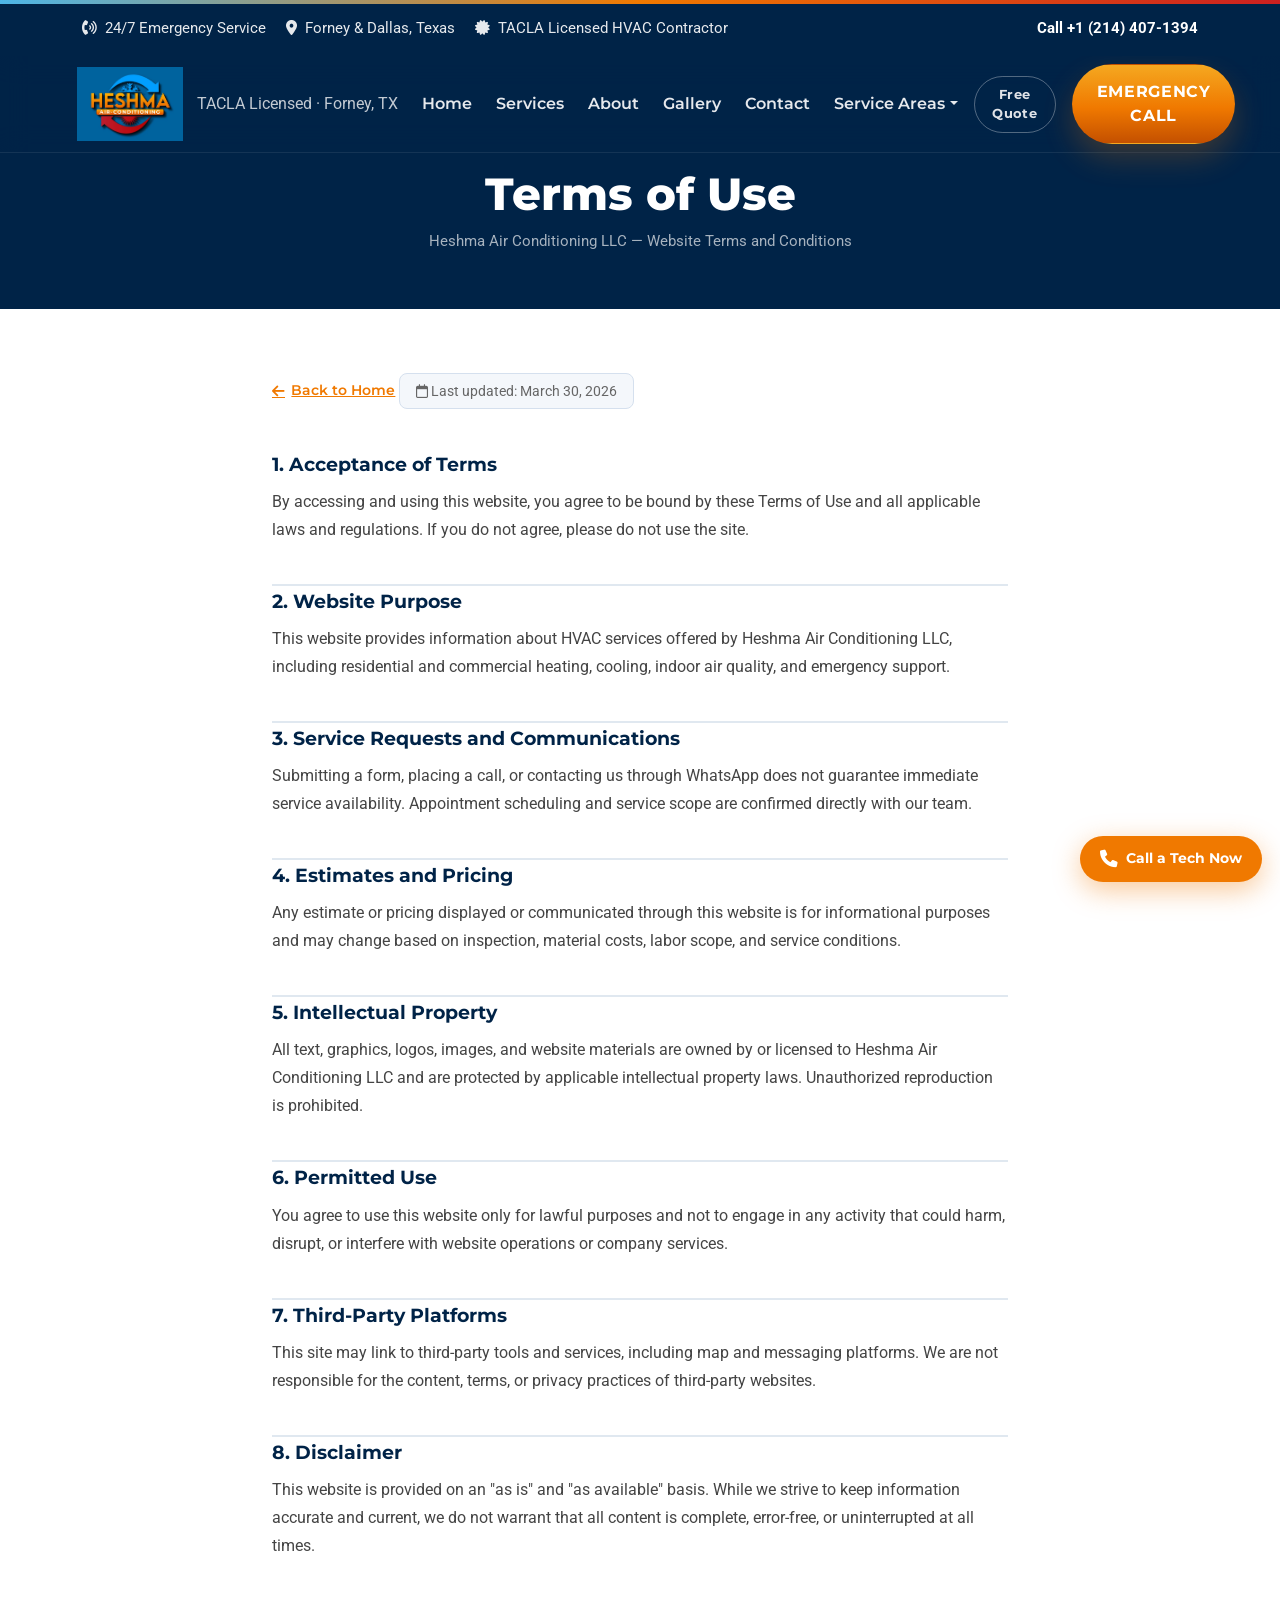
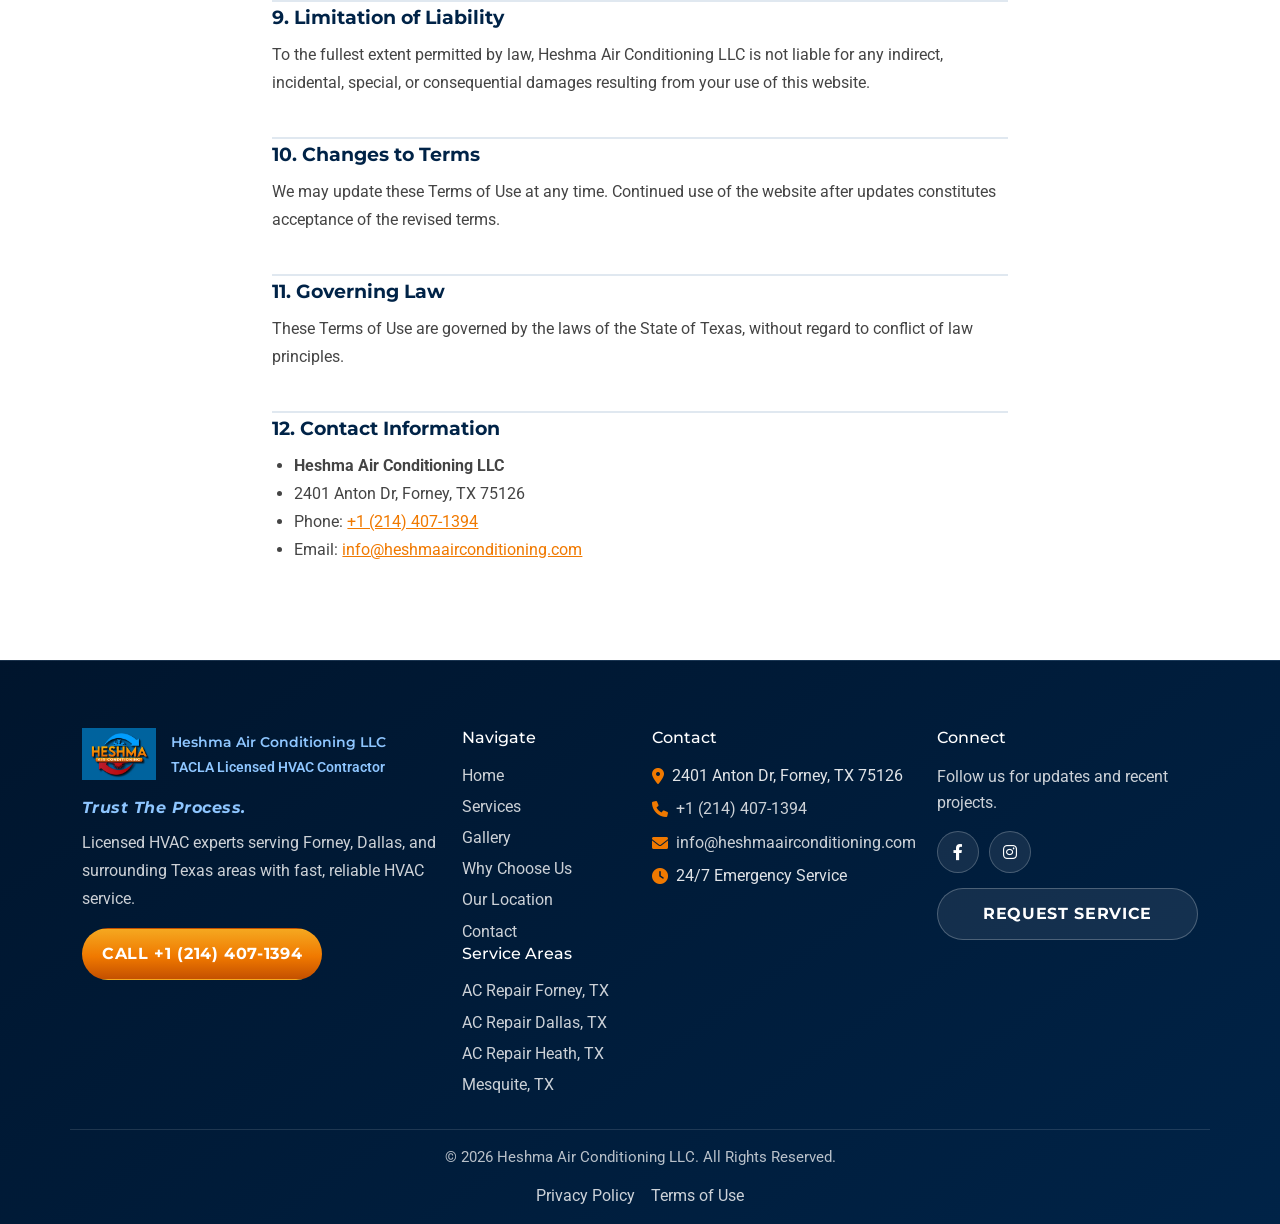
<file: terms-of-use.html>
﻿<!DOCTYPE html>
<html lang="en">
<head>
	<meta charset="UTF-8">
	<meta name="viewport" content="width=device-width, initial-scale=1.0">
	<!-- Google tag (gtag.js) -->
	<script async src="https://www.googletagmanager.com/gtag/js?id=AW-10990584376"></script>
	<script>
	  window.dataLayer = window.dataLayer || [];
	  function gtag(){dataLayer.push(arguments);}
	  gtag('js', new Date());
	  gtag('config', 'AW-10990584376');
	</script>
	<title>Terms of Use | Heshma Air Conditioning</title>
	<meta name="description" content="Terms of Use for Heshma Air Conditioning LLC website and service communications.">
	<meta name="robots" content="noindex, follow">
	<link rel="icon" type="image/webp" href="css/img/logo-oficial.webp">
	<link rel="canonical" href="https://heshmaairconditioning.com/terms-of-use.html">
	<link rel="preconnect" href="https://fonts.googleapis.com">
	<link rel="preconnect" href="https://fonts.gstatic.com" crossorigin>
	<link rel="preload" as="style" href="https://fonts.googleapis.com/css2?family=Montserrat:wght@600;700;800&family=Roboto:wght@400;700&display=swap" onload="this.onload=null;this.rel='stylesheet'">
	<noscript><link rel="stylesheet" href="https://fonts.googleapis.com/css2?family=Montserrat:wght@600;700;800&family=Roboto:wght@400;700&display=swap"></noscript>
	<link href="https://cdn.jsdelivr.net/npm/bootstrap@5.3.3/dist/css/bootstrap.min.css" rel="stylesheet" integrity="sha384-QWTKZyjpPEjISv5WaRU9OFeRpok6YctnYmDr5pNlyT2bRjXh0JMhjY6hW+ALEwIH" crossorigin="anonymous">
	<link rel="preload" as="style" href="https://cdnjs.cloudflare.com/ajax/libs/font-awesome/6.0.0/css/all.min.css" integrity="sha512-9usAa10IRO0HhonpyAIVpjrylPvoDwiPUiKdWk5t3PyolY1cOd4DSE0Ga+ri4AuTroPR5aQvXU9xC6qOPnzFeg==" crossorigin="anonymous" onload="this.onload=null;this.rel='stylesheet'">
	<noscript><link rel="stylesheet" href="https://cdnjs.cloudflare.com/ajax/libs/font-awesome/6.0.0/css/all.min.css" integrity="sha512-9usAa10IRO0HhonpyAIVpjrylPvoDwiPUiKdWk5t3PyolY1cOd4DSE0Ga+ri4AuTroPR5aQvXU9xC6qOPnzFeg==" crossorigin="anonymous"></noscript>
	<link rel="stylesheet" href="css/heshma.css">
	<link rel="stylesheet" href="css/cookie-consent.css">
</head>
<body>
	<a class="visually-hidden-focusable skip-link" href="#terms-content">Skip to main content</a>

	<div class="top-contact-bar">
		<div class="container">
			<div class="top-contact-bar__content">
				<div class="top-contact-bar__items" aria-label="Company service highlights">
					<span><i class="fa-solid fa-phone-volume" aria-hidden="true"></i> 24/7 Emergency Service</span>
					<span><i class="fa-solid fa-location-dot" aria-hidden="true"></i> Forney & Dallas, Texas</span>
					<span><i class="fa-solid fa-certificate" aria-hidden="true"></i> TACLA Licensed HVAC Contractor</span>
				</div>
				<a class="top-contact-bar__call" href="tel:+12144071394" aria-label="Call Heshma Air Conditioning now at 214 407 1394">Call +1 (214) 407-1394</a>
			</div>
		</div>
	</div>

	<header class="site-header">
		<nav class="navbar navbar-expand-lg fixed-top site-navbar" aria-label="Primary navigation">
			<div class="container">
				<a class="navbar-brand site-brand" href="/" aria-label="Heshma Air Conditioning home">
					<img src="css/img/logo-oficial.webp" alt="Heshma Air Conditioning logo" width="120" height="84">
					<span>
						<small>TACLA Licensed · Forney, TX</small>
					</span>
				</a>

				<button class="navbar-toggler site-navbar__toggler" type="button" data-bs-toggle="collapse" data-bs-target="#mainNavigation" aria-controls="mainNavigation" aria-expanded="false" aria-label="Toggle navigation">
					<span class="navbar-toggler-icon"></span>
				</button>

				<div class="collapse navbar-collapse" id="mainNavigation">
					<ul class="navbar-nav ms-auto align-items-lg-center gap-lg-2">
						<li class="nav-item"><a class="nav-link" href="/">Home</a></li>
						<li class="nav-item"><a class="nav-link" href="index.html#services">Services</a></li>
						<li class="nav-item"><a class="nav-link" href="index.html#about-preview">About</a></li>
						<li class="nav-item"><a class="nav-link" href="gallery.html">Gallery</a></li>
						<!-- <li class="nav-item"><a class="nav-link" href="financing.html">Financing</a></li> -->
						<li class="nav-item"><a class="nav-link" href="index.html#contact">Contact</a></li>
						<li class="nav-item dropdown">
							<a class="nav-link dropdown-toggle" href="#" role="button" data-bs-toggle="dropdown" aria-expanded="false">Service Areas</a>
							<ul class="dropdown-menu">
								<li><a class="dropdown-item" href="ac-repair-forney-tx.html">Forney, TX</a></li>
								<li><a class="dropdown-item" href="ac-repair-dallas-tx.html">Dallas, TX</a></li>
								<li><a class="dropdown-item" href="ac-repair-heath-tx.html">Heath, TX</a></li>
								<li><a class="dropdown-item" href="ac-repair-mesquite-tx.html">Mesquite, TX</a></li>
							</ul>
						</li>
						<li class="nav-item mt-2 mt-lg-0">
							<a class="btn btn-nav-quote js-whatsapp-trigger" href="#" data-whatsapp-service="quote" data-whatsapp-source="nav-quote" aria-label="Request a free HVAC quote">Free Quote</a>
						</li>
						<li class="nav-item ms-lg-2 mt-2 mt-lg-0">
							<a class="btn btn-emergency" href="tel:+12144071394" aria-label="Emergency call to Heshma Air Conditioning">Emergency Call</a>
						</li>
					</ul>
				</div>
			</div>
		</nav>
	</header>

	<main id="terms-content">
		<div class="policy-hero">
			<div class="container">
				<h1>Terms of Use</h1>
				<p>Heshma Air Conditioning LLC — Website Terms and Conditions</p>
			</div>
		</div>

		<section class="policy-body">
			<div class="container">
				<div class="row justify-content-center">
					<div class="col-lg-8">

						<a class="policy-back-link" href="/">
							<i class="fa-solid fa-arrow-left" aria-hidden="true"></i> Back to Home
						</a>

						<span class="policy-last-updated">
							<i class="fa-regular fa-calendar" aria-hidden="true"></i> Last updated: March 30, 2026
						</span>

						<h2>1. Acceptance of Terms</h2>
						<p>By accessing and using this website, you agree to be bound by these Terms of Use and all applicable laws and regulations. If you do not agree, please do not use the site.</p>

						<h2>2. Website Purpose</h2>
						<p>This website provides information about HVAC services offered by Heshma Air Conditioning LLC, including residential and commercial heating, cooling, indoor air quality, and emergency support.</p>

						<h2>3. Service Requests and Communications</h2>
						<p>Submitting a form, placing a call, or contacting us through WhatsApp does not guarantee immediate service availability. Appointment scheduling and service scope are confirmed directly with our team.</p>

						<h2>4. Estimates and Pricing</h2>
						<p>Any estimate or pricing displayed or communicated through this website is for informational purposes and may change based on inspection, material costs, labor scope, and service conditions.</p>

						<h2>5. Intellectual Property</h2>
						<p>All text, graphics, logos, images, and website materials are owned by or licensed to Heshma Air Conditioning LLC and are protected by applicable intellectual property laws. Unauthorized reproduction is prohibited.</p>

						<h2>6. Permitted Use</h2>
						<p>You agree to use this website only for lawful purposes and not to engage in any activity that could harm, disrupt, or interfere with website operations or company services.</p>

						<h2>7. Third-Party Platforms</h2>
						<p>This site may link to third-party tools and services, including map and messaging platforms. We are not responsible for the content, terms, or privacy practices of third-party websites.</p>

						<h2>8. Disclaimer</h2>
						<p>This website is provided on an "as is" and "as available" basis. While we strive to keep information accurate and current, we do not warrant that all content is complete, error-free, or uninterrupted at all times.</p>

						<h2>9. Limitation of Liability</h2>
						<p>To the fullest extent permitted by law, Heshma Air Conditioning LLC is not liable for any indirect, incidental, special, or consequential damages resulting from your use of this website.</p>

						<h2>10. Changes to Terms</h2>
						<p>We may update these Terms of Use at any time. Continued use of the website after updates constitutes acceptance of the revised terms.</p>

						<h2>11. Governing Law</h2>
						<p>These Terms of Use are governed by the laws of the State of Texas, without regard to conflict of law principles.</p>

						<h2>12. Contact Information</h2>
						<ul>
							<li><strong>Heshma Air Conditioning LLC</strong></li>
							<li>2401 Anton Dr, Forney, TX 75126</li>
							<li>Phone: <a href="tel:+12144071394">+1 (214) 407-1394</a></li>
							<li>Email: <a href="mailto:info@heshmaairconditioning.com">info@heshmaairconditioning.com</a></li>
						</ul>
					</div>
				</div>
			</div>
		</section>
	</main>

	<footer class="site-footer" aria-labelledby="footer-title">
		<div class="container">
			<div class="site-footer__top row g-4">
				<div class="col-lg-4 col-md-6">
					<div class="footer-brand">
						<div class="footer-brand__head">
							<img src="css/img/logo-oficial.webp" alt="Heshma Air Conditioning logo" width="144" height="101">
							<div>
								<p id="footer-title" class="footer-brand__head-name">Heshma Air Conditioning LLC</p>
								<p>TACLA Licensed HVAC Contractor</p>
							</div>
						</div>
						<p class="footer-brand__motto">Trust The Process.</p>
						<p class="footer-brand__text">Licensed HVAC experts serving Forney, Dallas, and surrounding Texas areas with fast, reliable HVAC service.</p>
						<a class="btn btn-footer-cta" href="tel:+12144071394" aria-label="Call Heshma Air Conditioning now">Call +1 (214) 407-1394</a>
					</div>
				</div>

				<div class="col-lg-2 col-md-6 col-6">
					<div class="footer-nav">
						<h3>Navigate</h3>
						<ul>
							<li><a href="/">Home</a></li>
							<li><a href="index.html#services">Services</a></li>
							<li><a href="gallery.html">Gallery</a></li>
							<li><a href="index.html#offer">Why Choose Us</a></li>
							<li><a href="index.html#location">Our Location</a></li>
							<li><a href="index.html#contact">Contact</a></li>
						</ul>
						<h3>Service Areas</h3>
						<ul>
							<li><a href="ac-repair-forney-tx.html">AC Repair Forney, TX</a></li>
							<li><a href="ac-repair-dallas-tx.html">AC Repair Dallas, TX</a></li>
							<li><a href="ac-repair-heath-tx.html">AC Repair Heath, TX</a></li>
							<li><a href="ac-repair-mesquite-tx.html">Mesquite, TX</a></li>
						</ul>
					</div>
				</div>

				<div class="col-lg-3 col-md-6">
					<div class="footer-contact">
						<h3>Contact</h3>
						<address>
							<span><i class="fa-solid fa-location-dot" aria-hidden="true"></i> 2401 Anton Dr, Forney, TX 75126</span>
							<a href="tel:+12144071394"><i class="fa-solid fa-phone" aria-hidden="true"></i> +1 (214) 407-1394</a>
							<a href="mailto:info@heshmaairconditioning.com"><i class="fa-solid fa-envelope" aria-hidden="true"></i> info@heshmaairconditioning.com</a>
							<span><i class="fa-solid fa-clock" aria-hidden="true"></i> 24/7 Emergency Service</span>
						</address>
					</div>
				</div>

				<div class="col-lg-3 col-md-6">
					<div class="footer-social">
						<h3>Connect</h3>
						<p>Follow us for updates and recent projects.</p>
						<div class="footer-social__links" aria-label="Social media links">
							<a href="https://www.facebook.com/HeshmaAir" target="_blank" rel="noopener noreferrer" aria-label="Visit Heshma Air Conditioning on Facebook">
								<i class="fa-brands fa-facebook-f" aria-hidden="true"></i>
							</a>
							<a href="https://www.instagram.com/heshmaairconditioning" target="_blank" rel="noopener noreferrer" aria-label="Visit Heshma Air Conditioning on Instagram">
								<i class="fa-brands fa-instagram" aria-hidden="true"></i>
							</a>
						</div>
						<a class="btn btn-footer-secondary js-whatsapp-trigger" href="https://wa.me/12144071394?text=Hi!%20I%20would%20like%20to%20get%20a%20Free%20Quote%20for%20an%20HVAC%20service.%20Please%20contact%20me." target="_blank" rel="noopener noreferrer" data-whatsapp-service="quote" data-whatsapp-source="terms-footer-quote" aria-label="Request service quote on WhatsApp">Request Service</a>
					</div>
				</div>
			</div>

			<div class="site-footer__bottom">
				<p>© 2026 Heshma Air Conditioning LLC. All Rights Reserved.</p>
				<div class="site-footer__legal">
					<a href="privacy-policy.html">Privacy Policy</a>
					<a href="terms-of-use.html" aria-current="page">Terms of Use</a>
				</div>
			</div>
		</div>
	</footer>

		<a class="floating-cta-call" href="tel:+12144071394" aria-label="Call Heshma Air Conditioning — same-day HVAC service">
		<i class="fa-solid fa-phone" aria-hidden="true"></i>
		<span>Call a Tech Now</span>
	</a>

	<section class="cookie-consent" id="cookie-consent" aria-live="polite" aria-label="Cookie consent" hidden>
		<div class="cookie-consent__inner">
			<p class="cookie-consent__text">
				We use essential cookies and limited analytics to improve your browsing experience.
				See our <a href="privacy-policy.html">Privacy Policy</a> for details.
			</p>
			<div class="cookie-consent__actions" aria-label="Cookie consent actions">
				<button class="btn cookie-consent__btn cookie-consent__btn--reject" id="cookie-reject" type="button">Reject</button>
				<button class="btn cookie-consent__btn cookie-consent__btn--accept" id="cookie-accept" type="button">Accept</button>
			</div>
		</div>
	</section>

	<script src="https://cdn.jsdelivr.net/npm/bootstrap@5.3.3/dist/js/bootstrap.bundle.min.js" integrity="sha384-YvpcrYf0tY3lHB60NNkmXc5s9fDVZLESaAA55NDzOxhy9GkcIdslK1eN7N6jIeHz" crossorigin="anonymous"></script>
	<script src="js/heshma.js"></script>
	<script src="js/cookie-consent.js"></script>
</body>
</html>
</file>
<file: css/heshma.css>
﻿:root {
	--primary-navy: #002347;
	--secondary-blue: #1a5f8a;
	--brand-blue-bright: #4db6e8;
	--brand-red: #cc2020;
	--action-orange: #f07900;
	--clean-white: #ffffff;
	--text-dark: #333333;
	--radius: 8px;
	--font-main: "Montserrat", sans-serif;
	--font-sub: "Roboto", sans-serif;
	--header-offset: 152px;
}

*,
*::before,
*::after {
	box-sizing: border-box;
}

html {
	scroll-behavior: smooth;
}

body {
	margin: 0;
	font-family: var(--font-sub);
	color: var(--text-dark);
	background: var(--clean-white);
}

img {
	max-width: 100%;
	display: block;
}

a {
	text-decoration: none;
}

a:focus,
button:focus,
.btn:focus {
	outline: 2px solid rgba(240, 121, 0, 0.55);
	outline-offset: 2px;
}

a:focus:not(:focus-visible),
button:focus:not(:focus-visible),
.btn:focus:not(:focus-visible) {
	outline: none;
}

.skip-link {
	position: absolute;
	left: 1rem;
	top: -3rem;
	z-index: 1200;
	padding: 0.75rem 1rem;
	background: var(--action-orange);
	color: var(--clean-white);
	border-radius: var(--radius);
}

.skip-link:focus {
	top: 1rem;
}

.top-contact-bar {
	position: relative;
	z-index: 1031;
	background: var(--primary-navy);
	color: rgba(255, 255, 255, 0.9);
	font-size: 0.92rem;
}

.top-contact-bar::before {
	content: '';
	position: absolute;
	top: 0;
	left: 0;
	right: 0;
	height: 4px;
	background: linear-gradient(90deg, var(--brand-blue-bright) 0%, var(--action-orange) 50%, var(--brand-red) 100%);
}

.top-contact-bar__content {
	min-height: 56px;
	display: flex;
	align-items: center;
	justify-content: space-between;
	gap: 1rem;
	flex-wrap: wrap;
	padding: 0.6rem 0;
}

.top-contact-bar__items {
	display: flex;
	gap: 1.25rem;
	flex-wrap: wrap;
}

.top-contact-bar__items span,
.top-contact-bar__call {
	display: inline-flex;
	align-items: center;
	gap: 0.5rem;
}

.top-contact-bar__call {
	font-weight: 700;
	color: var(--clean-white);
}

.site-navbar {
	top: 56px;
	background: rgba(0, 35, 71, 0.86);
	-webkit-backdrop-filter: blur(14px);
	backdrop-filter: blur(14px);
	border-bottom: 1px solid rgba(255, 255, 255, 0.08);
	transition: background-color 0.25s ease, box-shadow 0.25s ease;
}

.site-navbar.is-scrolled {
	background: rgba(0, 35, 71, 0.98);
	box-shadow: 0 14px 38px rgba(0, 0, 0, 0.24);
}

.site-navbar .container {
	padding-left: 0.45rem;
}

.site-brand {
	display: inline-flex;
	align-items: center;
	gap: 0.9rem;
	color: var(--clean-white);
}

.site-brand.navbar-brand {
	padding-top: 0;
	padding-bottom: 0;
}

.site-brand img {
	width: auto;
	height: 74px;
	max-width: 180px;
	display: block;
	flex-shrink: 0;
}

.site-brand span {
	display: flex;
	flex-direction: column;
	line-height: 1.1;
}


.site-brand small {
	color: rgba(255, 255, 255, 0.76);
	font-size: 1.03rem;
}

.site-navbar .nav-link {
	font-family: var(--font-main);
	font-weight: 600;
	color: rgba(255, 255, 255, 0.9);
	padding: 0.75rem 0.95rem;
}

.site-navbar .nav-link:hover,
.site-navbar .nav-link:focus-visible {
	color: var(--action-orange);
}

.site-navbar__toggler {
	border-color: rgba(255, 255, 255, 0.18);
}

.site-navbar .navbar-toggler-icon {
	filter: invert(1);
}

.btn-emergency,
.btn-hero-primary,
.btn-hero-secondary {
	border-radius: 999px;
	padding: 0.95rem 1.5rem;
	font-family: var(--font-main);
	font-weight: 700;
	text-transform: uppercase;
	letter-spacing: 0.04em;
	transition: transform 0.2s ease, box-shadow 0.2s ease, background-color 0.2s ease, color 0.2s ease;
}

.btn-emergency,
.btn-hero-primary {
	background: linear-gradient(180deg, #f5a820 0%, #f07900 55%, #c45000 100%);
	color: var(--clean-white);
	box-shadow: 0 14px 30px rgba(240, 121, 0, 0.24);
}

.btn-emergency:hover,
.btn-emergency:focus-visible,
.btn-hero-primary:hover,
.btn-hero-primary:focus-visible {
	background: linear-gradient(180deg, #e09000 0%, #d46a00 55%, #a83c00 100%);
	color: var(--clean-white);
	transform: translateY(-2px);
}

.btn-hero-secondary {
	border: 1px solid rgba(255, 255, 255, 0.28);
	color: var(--clean-white);
	background: rgba(255, 255, 255, 0.08);
}

.btn-hero-secondary:hover,
.btn-hero-secondary:focus-visible {
	color: var(--clean-white);
	background: rgba(255, 255, 255, 0.16);
	transform: translateY(-2px);
}

.btn-nav-quote {
	display: inline-block;
	border: 1.5px solid rgba(255, 255, 255, 0.32);
	color: rgba(255, 255, 255, 0.88);
	background: transparent;
	font-family: var(--font-main);
	font-weight: 700;
	font-size: 0.82rem;
	padding: 0.5rem 1.1rem;
	border-radius: 999px;
	text-decoration: none;
	letter-spacing: 0.03em;
	transition: background-color 0.2s ease, border-color 0.2s ease, color 0.2s ease;
	cursor: pointer;
}

.btn-nav-quote:hover,
.btn-nav-quote:focus-visible {
	background: rgba(255, 255, 255, 0.1);
	border-color: rgba(255, 255, 255, 0.6);
	color: var(--clean-white);
}

.site-navbar .dropdown-menu {
	background: rgba(0, 35, 71, 0.98);
	border: 1px solid rgba(255, 255, 255, 0.14);
	border-radius: 0.75rem;
	padding: 0.4rem;
	min-width: 11rem;
	box-shadow: 0 8px 24px rgba(0, 0, 0, 0.28);
}

.site-navbar .dropdown-item {
	color: rgba(255, 255, 255, 0.88);
	font-family: var(--font-main);
	font-size: 0.86rem;
	font-weight: 600;
	border-radius: 0.45rem;
	padding: 0.5rem 0.85rem;
	transition: background-color 0.2s ease, color 0.2s ease;
}

.site-navbar .dropdown-item:hover,
.site-navbar .dropdown-item:focus {
	background: rgba(255, 255, 255, 0.1);
	color: var(--clean-white);
}

.hero-section {
	position: relative;
	min-height: 70vh;
	padding: calc(var(--header-offset) + 2rem) 0 4rem;
	background: linear-gradient(135deg, var(--primary-navy) 0%, var(--secondary-blue) 100%);
	color: var(--clean-white);
}

.hero-section--forney {
	position: relative;
	background: url('img/fondo-forney.webp') center center / cover no-repeat, var(--primary-navy);
	padding: calc(var(--header-offset) + 2rem) 0 4rem;
	min-height: 60vh;
}

.hero-section--forney::before {
	display: block;
	content: '';
	position: absolute;
	inset: 45px 0 0 0;
	background: linear-gradient(
		to right,
		rgba(0, 15, 40, 0.28) 0%,
		rgba(0, 15, 40, 0.08) 55%,
		transparent 80%
	);
	z-index: 0;
}

.hero-section--forney > .container {
	position: relative;
	z-index: 1;
}

.hero-section--forney .row {
	align-items: flex-start;
}

.hero-cta-overlay {
	display: flex;
	flex-direction: column;
	align-items: flex-start;
	gap: 1rem;
	max-width: 520px;
	margin-top: calc(3rem + 20px);
}

.hero-subline {
	margin: 0;
	font-size: 1.125rem;
	font-weight: 500;
	color: #ffffff;
	text-shadow: 0 1px 4px rgba(0, 0, 0, 0.55);
	line-height: 1.4;
}

.hero-call-live {
	display: inline-block;
	width: 9px;
	height: 9px;
	background: #22c55e;
	border-radius: 50%;
	margin-right: 7px;
	vertical-align: middle;
	animation: livePulse 1.4s ease-in-out infinite;
	will-change: transform, opacity;
}

@keyframes livePulse {
	0%, 100% {
		opacity: 1;
		transform: scale(1);
	}
	50% {
		opacity: 0.45;
		transform: scale(1.5);
	}
}

.hero-call-sub {
	margin: -0.25rem 0 0;
	font-size: 0.78rem;
	font-weight: 500;
	color: rgba(255, 255, 255, 0.88);
	text-shadow: 0 1px 3px rgba(0, 0, 0, 0.5);
	letter-spacing: 0.01em;
}

.hero-truck-img {
	width: 88%;
	height: auto;
	display: block;
	border-radius: 1.2rem;
	box-shadow: 0 20px 48px rgba(0, 0, 0, 0.35);
	margin-left: auto;
	margin-top: 3rem;
	transform: translate(20px, 20px);
}

.hero-headline {
	font-family: var(--font-main);
	font-size: clamp(1.8rem, 4vw, 2.6rem);
	font-weight: 800;
	line-height: 1.1;
	color: var(--clean-white);
	margin-bottom: 0;
	text-shadow: 0 3px 20px rgba(0,0,0,0.55);
}

.hero-headline__sub {
	display: block;
	font-size: clamp(0.95rem, 2vw, 1.2rem);
	font-weight: 600;
	color: var(--brand-blue-bright);
	margin-top: 0.35rem;
	text-shadow: 0 1px 8px rgba(0,0,0,0.5);
}

.hero-motto {
	margin: 0;
	font-size: 0.85rem;
	font-weight: 600;
	font-style: italic;
	letter-spacing: 0.04em;
	color: rgba(255, 255, 255, 0.68);
	text-shadow: 0 1px 4px rgba(0, 0, 0, 0.5);
}

.hero-call-btn {
	font-size: 1.05rem;
	display: flex;
	align-items: center;
	gap: 0.5rem;
}

.hero-trust-strip {
	display: flex;
	align-items: center;
	gap: 0.75rem;
	flex-wrap: wrap;
}

.hero-trust-stars {
	display: flex;
	align-items: center;
	gap: 0.3rem;
	font-size: 0.85rem;
	font-weight: 600;
	color: var(--clean-white);
	text-decoration: none;
	text-shadow: 0 1px 6px rgba(0,0,0,0.5);
}

.hero-trust-stars .fa-star {
	color: #f5a820;
	font-size: 0.75rem;
}

.hero-trust-sep {
	color: rgba(255,255,255,0.35);
	font-size: 0.8rem;
}

.hero-trust-license {
	font-size: 0.82rem;
	font-weight: 600;
	color: rgba(255,255,255,0.85);
	text-shadow: 0 1px 6px rgba(0,0,0,0.5);
}

.hero-trust-lang {
	display: inline-flex;
	align-items: center;
	gap: 0.35rem;
	font-size: 0.82rem;
	font-weight: 700;
	color: #4db6e8;
	text-shadow: 0 1px 6px rgba(0,0,0,0.5);
}


.hero-rating {
	display: inline-flex;
	align-items: center;
	gap: 0.5rem;
	margin-top: 0;
	padding: 0.45rem 1rem;
	background: rgba(255, 255, 255, 0.08);
	border: 1px solid rgba(255, 255, 255, 0.15);
	border-radius: 999px;
	color: var(--clean-white);
	font-size: 0.88rem;
	text-decoration: none;
	cursor: pointer;
	transition: background 0.2s, border-color 0.2s;
}
.hero-rating:hover {
	background: rgba(255, 255, 255, 0.15);
	border-color: rgba(255, 255, 255, 0.3);
	color: var(--clean-white);
}

.hero-rating__stars {
	display: inline-flex;
	gap: 0.12rem;
	color: #fbbf24;
}

.hero-rating__stars i {
	font-size: 0.8rem;
}

/* City landing page hero — photo background variants (Heath, Mesquite, Forney, Dallas). */
.hero-section--city-forney,
.hero-section--city-dallas,
.hero-section--city-heath,
.hero-section--city-mesquite {
	position: relative;
	background-position: top center;
	background-size: cover;
	background-repeat: no-repeat;
}
.hero-section--city-forney { background-image: url('img/heshma-1.webp'); }
.hero-section--city-dallas { background-image: url('img/heshma-3.webp'); }
.hero-section--city-heath { background-image: url('img/heshma-4.webp'); }
.hero-section--city-mesquite { background-image: url('img/heshma-2.webp'); }

.hero-section--city-forney::before,
.hero-section--city-dallas::before,
.hero-section--city-heath::before,
.hero-section--city-mesquite::before {
	display: block;
	content: '';
	position: absolute;
	inset: 0;
	background: linear-gradient(180deg, rgba(0, 15, 40, 0.78) 0%, rgba(0, 15, 40, 0.62) 45%, rgba(0, 15, 40, 0.82) 100%);
	z-index: 0;
}
.hero-section--city-forney > .container,
.hero-section--city-dallas > .container,
.hero-section--city-heath > .container,
.hero-section--city-mesquite > .container {
	position: relative;
	z-index: 1;
}

/* City landing page hero — copy block typography (previously unstyled). */
.hero-copy {
	max-width: 700px;
}

.hero-copy__eyebrow {
	margin-bottom: 0.8rem;
	font-family: var(--font-main);
	font-weight: 700;
	text-transform: uppercase;
	letter-spacing: 0.08em;
	font-size: 0.85rem;
	color: var(--brand-blue-bright);
}

.hero-copy h1 {
	font-family: var(--font-main);
	font-size: clamp(1.7rem, 4vw, 2.5rem);
	font-weight: 800;
	line-height: 1.15;
	margin-bottom: 1rem;
	color: var(--clean-white);
	text-shadow: 0 3px 20px rgba(0, 0, 0, 0.55);
}

.hero-copy__lead {
	font-size: 1.1rem;
	line-height: 1.7;
	color: rgba(255, 255, 255, 0.92);
	margin-bottom: 1.5rem;
	text-shadow: 0 1px 6px rgba(0, 0, 0, 0.5);
}

.hero-copy__actions {
	display: flex;
	flex-wrap: wrap;
	justify-content: center;
	gap: 1rem;
	margin-bottom: 1rem;
}

.hero-wa-link {
	margin-bottom: 1.5rem;
}
.hero-wa-link a {
	color: rgba(255, 255, 255, 0.85);
	font-weight: 600;
	text-decoration: underline;
}
.hero-wa-link a:hover {
	color: var(--clean-white);
}

.hero-trust-list {
	list-style: none;
	display: flex;
	flex-wrap: wrap;
	justify-content: center;
	gap: 0.5rem 1.2rem;
	padding: 0;
	margin: 0 0 1.5rem;
	font-size: 0.92rem;
	color: rgba(255, 255, 255, 0.92);
}
.hero-trust-list li {
	display: inline-flex;
	align-items: center;
	gap: 0.4rem;
}
.hero-trust-list i {
	color: var(--brand-blue-bright);
}

.hero-rating__text strong {
	font-weight: 700;
}


/* Section module: heading primitives reused across future blocks. */
.section-heading {
	max-width: 48rem;
	margin: 0 auto 2.6rem;
}

.section-heading__eyebrow {
	margin-bottom: 0.9rem;
	color: var(--secondary-blue);
	font-family: var(--font-main);
	font-weight: 700;
	text-transform: uppercase;
	letter-spacing: 0.08em;
}

.section-heading h2 {
	margin-bottom: 0.9rem;
	font-family: var(--font-main);
	font-size: clamp(1.85rem, 3.2vw, 2.75rem);
	font-weight: 800;
	color: var(--primary-navy);
}

.section-heading p {
	margin-bottom: 0;
	font-size: 1.04rem;
	line-height: 1.75;
	color: #4d6074;
}

/* Section module: services conversion cards. */
.services-section {
	padding: 5rem 0;
	background: linear-gradient(180deg, #f8fbff 0%, #edf4fc 100%);
}

.service-card {
	position: relative;
	height: 100%;
	padding: 1.6rem 1.3rem 1.5rem;
	display: flex;
	flex-direction: column;
	background: var(--clean-white);
	border-radius: 1.1rem;
	border: 1px solid #dce7f4;
	box-shadow: 0 18px 42px rgba(17, 55, 93, 0.08);
	transition: transform 0.24s ease, box-shadow 0.24s ease, border-color 0.24s ease;
}

.service-card::after {
	content: "";
	position: absolute;
	left: 0;
	right: 0;
	bottom: 0;
	height: 4px;
	background: var(--action-orange);
	transform: scaleX(0);
	transform-origin: left;
	transition: transform 0.25s ease;
	border-bottom-left-radius: 1.1rem;
	border-bottom-right-radius: 1.1rem;
}

.service-card:hover,
.service-card:focus-within {
	transform: translateY(-6px);
	border-color: #c8dbf2;
	box-shadow: 0 24px 48px rgba(13, 48, 84, 0.15);
}

.service-card:hover::after,
.service-card:focus-within::after {
	transform: scaleX(1);
}

.service-card__icon {
	width: 3rem;
	height: 3rem;
	display: inline-flex;
	align-items: center;
	justify-content: center;
	border-radius: 0.8rem;
	margin-bottom: 0.95rem;
	background: rgba(26, 95, 138, 0.14);
	color: var(--primary-navy);
	font-size: 1.25rem;
	animation: serviceIconFloat 3.6s ease-in-out infinite;
	will-change: transform;
}

.service-card__icon-svg {
	width: 1.4rem;
	height: 1.4rem;
	stroke: currentColor;
	stroke-width: 1.9;
	fill: none;
	stroke-linecap: round;
	stroke-linejoin: round;
}

.service-card h3 {
	margin-bottom: 0.95rem;
	font-family: var(--font-main);
	font-size: 1.23rem;
	line-height: 1.2;
	color: var(--primary-navy);
	min-height: 2.95rem;
}

.service-card ul {
	padding-left: 1.1rem;
	margin-bottom: 1.25rem;
	color: #44586d;
	line-height: 1.62;
	flex-grow: 1;
}

.service-card li + li {
	margin-top: 0.4rem;
}

.service-card li {
	padding-right: 0.2rem;
}

.btn-service {
	width: 100%;
	display: inline-flex;
	align-items: center;
	justify-content: center;
	min-height: 50px;
	border-radius: 999px;
	padding: 0.82rem 1rem;
	font-family: var(--font-main);
	font-weight: 700;
	background: var(--primary-navy);
	color: var(--clean-white);
	text-transform: uppercase;
	letter-spacing: 0.03em;
	line-height: 1.2;
	text-align: center;
	transition: transform 0.2s ease, background-color 0.2s ease;
	gap: 0.45rem;
}

.btn-service:hover,
.btn-service:focus-visible {
	background: var(--action-orange);
	color: var(--clean-white);
	transform: translateY(-2px);
}

.service-card__wa-link {
	display: block;
	margin-top: 0.55rem;
	text-align: center;
	font-size: 0.82rem;
	font-weight: 600;
	color: #7a96b0;
	text-decoration: underline;
	text-underline-offset: 3px;
	transition: color 0.2s ease;
}

.service-card__wa-link:hover {
	color: var(--primary-navy);
}

.services-section__trust {
	margin-top: 2rem;
	padding: 1.15rem 1.25rem;
	display: flex;
	justify-content: center;
	gap: 1.2rem;
	flex-wrap: wrap;
	border: 1px solid #d7e4f2;
	border-radius: 999px;
	background: #ffffff;
}

.services-section__trust span {
	display: inline-flex;
	align-items: center;
	gap: 0.45rem;
	font-weight: 600;
	color: #2f4961;
}

.services-section__trust i {
	color: var(--action-orange);
}

.services-section .col-lg-3:nth-child(2) .service-card__icon {
	animation-delay: 0.3s;
}

.services-section .col-lg-3:nth-child(3) .service-card__icon {
	animation-delay: 0.6s;
}

.services-section .col-lg-3:nth-child(4) .service-card__icon {
	animation-delay: 0.9s;
}

.services-section .col-lg-3:nth-child(1) .service-card__icon { background: rgba(26, 95, 180, 0.13); color: #1a5fb4; }
.services-section .col-lg-3:nth-child(2) .service-card__icon { background: rgba(220, 75, 0, 0.13); color: #dc4b00; }
.services-section .col-lg-3:nth-child(3) .service-card__icon { background: rgba(12, 148, 100, 0.13); color: #0c9464; }
.services-section .col-lg-3:nth-child(4) .service-card__icon { background: rgba(74, 54, 180, 0.13); color: #4a36b4; }

/* Offer section keyframe animations. */
@keyframes badgePulse {
	0%, 100% {
		filter: drop-shadow(0 0 0px rgba(255, 163, 0, 0));
	}
	50% {
		filter: drop-shadow(0 0 6px rgba(255, 163, 0, 0.6));
	}
}

/* Section module: $80 flat-rate offer card. */
.offer-section {
	padding: 5rem 0;
	background: linear-gradient(135deg, #001f3f 0%, #002347 50%, #1a5f8a 100%);
}

.offer-card {
	position: relative;
	max-width: 780px;
	margin: 0 auto;
	padding: 3rem 2.5rem;
	border-radius: 1.5rem;
	background: rgba(255, 255, 255, 0.06);
	border: 1px solid rgba(255, 255, 255, 0.16);
	-webkit-backdrop-filter: blur(4px);
	backdrop-filter: blur(4px);
	box-shadow: 0 22px 48px rgba(4, 26, 51, 0.38), 0 0 18px 4px rgba(255, 130, 0, 0.15);
	color: var(--clean-white);
	text-align: center;
}


.offer-card__badge {
	display: inline-block;
	margin-bottom: 1rem;
	padding: 0.3rem 1rem;
	border-radius: 999px;
	background: rgba(255, 163, 0, 0.18);
	border: 1px solid rgba(255, 163, 0, 0.4);
	font-family: var(--font-main);
	font-size: 0.78rem;
	font-weight: 700;
	letter-spacing: 0.06em;
	text-transform: uppercase;
	color: #ffc654;
	animation: badgePulse 2.5s ease-in-out infinite;
}

.offer-card__urgency {
	margin: 0 0 1.5rem;
	font-size: 0.9rem;
	font-weight: 600;
	color: #ffc654;
	letter-spacing: 0.01em;
}

.offer-card h2 {
	margin: 0 0 1rem;
	font-family: var(--font-main);
	font-size: clamp(1.6rem, 3.5vw, 2.4rem);
	font-weight: 800;
	color: var(--clean-white);
	line-height: 1.15;
}

.offer-card > p {
	margin: 0 0 1.5rem;
	font-size: 1.05rem;
	line-height: 1.7;
	color: rgba(255, 255, 255, 0.82);
}

.offer-card__list {
	list-style: none;
	padding: 0;
	margin: 0 0 2rem;
	display: inline-flex;
	flex-direction: column;
	gap: 0.55rem;
	text-align: left;
}

.offer-card__list li {
	display: flex;
	align-items: flex-start;
	gap: 0.6rem;
	font-size: 1rem;
	color: rgba(255, 255, 255, 0.9);
}

.offer-card__list li::before {
	content: '';
	flex-shrink: 0;
	margin-top: 0.35rem;
	width: 8px;
	height: 8px;
	border-radius: 50%;
	background: var(--action-orange);
}

.offer-card__actions {
	display: flex;
	flex-wrap: wrap;
	justify-content: center;
	gap: 0.85rem;
}

.btn-offer-primary {
	padding: 0.95rem 2rem;
	border-radius: 999px;
	font-family: var(--font-main);
	font-weight: 700;
	font-size: 0.95rem;
	letter-spacing: 0.03em;
	text-transform: uppercase;
	background: var(--action-orange);
	color: var(--clean-white);
	border: 2px solid var(--action-orange);
	transition: filter 0.2s ease, transform 0.2s ease;
}

.btn-offer-primary:hover,
.btn-offer-primary:focus-visible {
	color: var(--clean-white);
	filter: brightness(1.1);
	transform: translateY(-2px);
}

.btn-offer-secondary {
	padding: 0.95rem 2rem;
	border-radius: 999px;
	font-family: var(--font-main);
	font-weight: 700;
	font-size: 0.95rem;
	letter-spacing: 0.03em;
	text-transform: uppercase;
	background: transparent;
	color: var(--clean-white);
	border: 2px solid rgba(255, 255, 255, 0.4);
	transition: background-color 0.2s ease, transform 0.2s ease;
}

.btn-offer-secondary:hover,
.btn-offer-secondary:focus-visible {
	color: var(--clean-white);
	background: rgba(255, 255, 255, 0.1);
	transform: translateY(-2px);
}

.btn-offer-email {
	padding: 0.95rem 2rem;
	border-radius: 999px;
	font-family: var(--font-main);
	font-weight: 700;
	font-size: 0.95rem;
	letter-spacing: 0.03em;
	text-transform: uppercase;
	background: transparent;
	color: rgba(255, 255, 255, 0.7);
	border: 2px solid rgba(255, 255, 255, 0.22);
	transition: background-color 0.2s ease, transform 0.2s ease, color 0.2s ease;
}

.btn-offer-email:hover,
.btn-offer-email:focus-visible {
	color: var(--clean-white);
	background: rgba(255, 255, 255, 0.08);
	transform: translateY(-2px);
}

.offer-card__whatsapp {
	margin: 1.2rem 0 0;
	font-size: 0.88rem;
	color: rgba(255, 255, 255, 0.5);
}

.offer-card__whatsapp a {
	color: rgba(255, 255, 255, 0.65);
	text-decoration: underline;
	text-underline-offset: 3px;
}

.offer-card__whatsapp a:hover {
	color: var(--clean-white);
}

/* Section module: customer reviews grid. */
.reviews-section {
	padding: 5rem 0;
	background: var(--clean-white);
}

.review-card {
	height: 100%;
	padding: 1.75rem;
	border-radius: 1.1rem;
	background: #f6f9fe;
	border: 1px solid #dce7f4;
	box-shadow: 0 8px 24px rgba(12, 43, 76, 0.07);
	display: flex;
	flex-direction: column;
	gap: 1rem;
}

.review-card__stars {
	display: flex;
	gap: 0.2rem;
	color: #f5a623;
	font-size: 0.95rem;
}

.review-card__text {
	margin: 0;
	font-size: 0.97rem;
	line-height: 1.75;
	color: #3d5166;
	font-style: italic;
	flex-grow: 1;
}

.review-card__footer {
	display: flex;
	flex-direction: column;
	gap: 0.2rem;
	margin-top: auto;
}

.review-card__name {
	font-family: var(--font-main);
	font-size: 0.92rem;
	font-weight: 700;
	color: var(--primary-navy);
}

.review-card__meta {
	font-size: 0.78rem;
	color: #8a9fb5;
}

.review-card__translated {
	font-style: italic;
}

.reviews-section__cta {
	margin-top: 2.5rem;
	text-align: center;
}

.reviews-section__link {
	display: inline-flex;
	align-items: center;
	gap: 0.5rem;
	font-family: var(--font-main);
	font-size: 0.92rem;
	font-weight: 700;
	color: var(--primary-navy);
	text-decoration: underline;
	text-underline-offset: 4px;
	transition: color 0.2s ease;
}

.reviews-section__link:hover {
	color: var(--action-orange);
}

/* Section module: FAQ accordion. */
.faq-section {
	padding: 5rem 0;
	background: #f6f9fe;
}

.faq-section .section-heading {
	margin-bottom: 2.5rem;
}

.faq-section .accordion-item {
	border: 1px solid #d2e0f1;
	border-radius: 0.85rem;
	margin-bottom: 0.6rem;
	overflow: hidden;
	background: var(--clean-white);
	box-shadow: 0 4px 14px rgba(12, 43, 76, 0.06);
}

.faq-section .accordion-item:last-child {
	margin-bottom: 0;
}

.faq-section .accordion-button {
	font-family: var(--font-main);
	font-size: 1rem;
	font-weight: 700;
	color: var(--primary-navy);
	background: var(--clean-white);
	padding: 1.2rem 1.4rem;
	border-radius: 0;
}

.faq-section .accordion-button:not(.collapsed) {
	color: var(--primary-navy);
	background: #eef4fd;
	box-shadow: none;
}

.faq-section .accordion-button:focus {
	box-shadow: 0 0 0 3px rgba(26, 95, 180, 0.25);
}

.faq-section .accordion-button::after {
	filter: none;
}

.faq-section .accordion-body {
	font-size: 0.97rem;
	line-height: 1.75;
	color: #3d5166;
	padding: 0 1.4rem 1.3rem;
}

/* Section module: location coverage card. */
.location-coverage {
	height: 100%;
	padding: 2rem;
	border-radius: 1.35rem;
	background: linear-gradient(135deg, var(--primary-navy), #1a5f8a);
	color: var(--clean-white);
	border: 1px solid rgba(255, 255, 255, 0.14);
	box-shadow: 0 22px 48px rgba(4, 26, 51, 0.33);
	display: flex;
	flex-direction: column;
	gap: 0.6rem;
}

.location-coverage h3 {
	margin: 0 0 0.6rem;
	font-family: var(--font-main);
	font-size: 1.3rem;
	font-weight: 800;
	color: var(--clean-white);
}

.location-coverage ul {
	list-style: none;
	padding: 0;
	margin: 0 0 1.5rem;
	display: flex;
	flex-direction: column;
	gap: 0.65rem;
}

.location-coverage li {
	display: flex;
	align-items: center;
	gap: 0.55rem;
	font-size: 0.97rem;
	color: rgba(255, 255, 255, 0.9);
}

.location-coverage li .fa-location-dot {
	color: var(--action-orange);
	flex-shrink: 0;
}

/* Section module: location and emergency beacon. */
.location-section {
	padding: 5rem 0;
	background: #f6f9fe;
}

.location-map-card {
	height: 100%;
	min-height: 420px;
	border-radius: 1.35rem;
	overflow: hidden;
	border: 1px solid #d2e0f1;
	box-shadow: 0 20px 44px rgba(12, 43, 76, 0.11);
	background: #dde9f8;
}

.location-map-card iframe {
	width: 100%;
	height: 100%;
	border: 0;
}

/* Section module: emergency contact strip. */
.contact-cta {
	padding: 4.6rem 0;
	background: linear-gradient(120deg, var(--primary-navy), #1a5f8a);
	color: var(--clean-white);
}

.contact-cta .section-heading__eyebrow {
	color: #4db6e8;
}

.contact-cta__content {
	padding: 2rem;
	display: grid;
	grid-template-columns: 1.2fr 0.8fr 1fr;
	gap: 1.4rem;
	align-items: center;
	border-radius: 1.5rem;
	border: 1px solid rgba(255, 255, 255, 0.16);
	background: rgba(255, 255, 255, 0.06);
	-webkit-backdrop-filter: blur(4px);
	backdrop-filter: blur(4px);
}

.contact-cta__content h2 {
	font-family: var(--font-main);
	font-size: clamp(1.75rem, 3vw, 2.5rem);
	margin-bottom: 0.75rem;
}

.contact-cta__content p {
	margin-bottom: 0;
	line-height: 1.72;
	color: rgba(255, 255, 255, 0.86);
}

.contact-cta__actions {
	display: flex;
	flex-direction: column;
	gap: 0.85rem;
}

.contact-cta__media {
	overflow: hidden;
	border-radius: 1rem;
	border: 1px solid rgba(255, 255, 255, 0.22);
	background: rgba(5, 18, 34, 0.86);
	box-shadow: 0 16px 36px rgba(0, 0, 0, 0.28);
	justify-self: end;
	width: min(100%, 260px);
}

.contact-cta__media img {
	width: 100%;
	height: auto;
	display: block;
	object-fit: contain;
	background: rgba(5, 18, 34, 0.95);
}

.contact-cta__trust {
	border-radius: 1rem;
	border: 1px solid rgba(255, 255, 255, 0.18);
	background: rgba(255, 255, 255, 0.07);
	padding: 1.5rem 1.6rem;
	justify-self: end;
}

.contact-cta__trust-list {
	list-style: none;
	padding: 0;
	margin: 0;
	display: flex;
	flex-direction: column;
	gap: 0.85rem;
}

.contact-cta__trust-list li {
	display: flex;
	align-items: center;
	gap: 0.65rem;
	font-size: 0.9rem;
	line-height: 1.4;
	color: rgba(255, 255, 255, 0.9);
}

.contact-cta__trust-list li i {
	color: var(--action-orange);
	width: 1rem;
	flex-shrink: 0;
	font-size: 0.85rem;
}

.contact-cta__trust-list strong {
	color: var(--clean-white);
}

/* Section module: about/company snapshot. */
.about-section {
	padding: 5rem 0;
	background: linear-gradient(180deg, #ffffff 0%, #f3f7fc 100%);
}

.about-section__media {
	border-radius: 1.5rem;
	overflow: hidden;
	border: 1px solid #d8e3f0;
	box-shadow: 0 20px 44px rgba(12, 43, 76, 0.12);
	background: #dce8f5;
}

.about-section__media img {
	width: 100%;
	height: 100%;
	object-fit: cover;
}

.about-section__heading {
	max-width: none;
	margin: 0 0 2rem;
}

.about-section__motto {
	margin: 0.4rem 0 0;
	font-family: var(--font-main);
	font-size: 1rem;
	font-weight: 700;
	font-style: italic;
	letter-spacing: 0.03em;
	color: var(--brand-blue-bright);
}

.about-section__grid {
	display: grid;
	grid-template-columns: repeat(2, minmax(0, 1fr));
	gap: 1rem;
}

.about-section__card {
	height: 100%;
	padding: 1.2rem;
	border-radius: 1.1rem;
	background: var(--clean-white);
	border: 1px solid #d9e4f1;
	box-shadow: 0 14px 32px rgba(12, 43, 76, 0.08);
}

.about-section__card h3 {
	margin-bottom: 0.7rem;
	font-family: var(--font-main);
	font-size: 1.04rem;
	color: var(--primary-navy);
}

.about-section__card p {
	margin: 0;
	line-height: 1.7;
	color: #4d6074;
}

.about-section__quote {
	margin: 1.8rem 0 2rem;
	padding: 1.25rem 1.5rem 1.25rem 1.75rem;
	border-left: 4px solid var(--brand-blue-bright);
	border-radius: 0 0.75rem 0.75rem 0;
	background: rgba(77, 182, 232, 0.06);
}

.about-section__quote p {
	margin: 0 0 0.6rem;
	font-size: 1.08rem;
	font-style: italic;
	line-height: 1.65;
	color: var(--primary-navy);
}

.about-section__quote footer {
	font-size: 0.85rem;
	color: #5a7a96;
	font-style: normal;
}

/* Section module: financing. */
.financing-hero {
	padding: calc(var(--header-offset) + 3rem) 0 3.5rem;
	background: linear-gradient(135deg, var(--primary-navy) 0%, var(--secondary-blue) 100%);
	color: var(--clean-white);
}

.financing-hero__eyebrow {
	margin-bottom: 0.9rem;
	color: var(--brand-blue-bright);
	font-family: var(--font-main);
	font-weight: 700;
	text-transform: uppercase;
	letter-spacing: 0.08em;
	font-size: 0.85rem;
}

.financing-hero h1 {
	font-family: var(--font-main);
	font-size: clamp(1.8rem, 4vw, 2.6rem);
	font-weight: 800;
	line-height: 1.15;
	margin-bottom: 1rem;
}

.financing-hero__lead {
	max-width: 720px;
	font-size: 1.1rem;
	line-height: 1.75;
	color: rgba(255, 255, 255, 0.9);
	margin-bottom: 0.75rem;
}

.financing-hero__prompt {
	max-width: 720px;
	font-weight: 600;
	margin-bottom: 1.5rem;
}

.financing-hero__actions {
	display: flex;
	flex-wrap: wrap;
	gap: 1rem;
	margin-bottom: 2rem;
}

.financing-disclosure {
	display: flex;
	flex-wrap: wrap;
	align-items: center;
	gap: 1.25rem;
	max-width: 780px;
	padding: 1.1rem 1.4rem;
	border-radius: 0.9rem;
	background: var(--clean-white);
}

.financing-disclosure__logo {
	height: 42px;
	width: auto;
	flex-shrink: 0;
}

.financing-disclosure__text {
	margin: 0;
	font-size: 0.78rem;
	line-height: 1.6;
	color: #4d6074;
	flex: 1;
	min-width: 240px;
}

.financing-benefits {
	padding: 5rem 0;
	background: linear-gradient(180deg, #ffffff 0%, #f3f7fc 100%);
}

.financing-benefits__list {
	list-style: none;
	padding: 0;
	margin: 1.5rem 0 2rem;
	display: grid;
	gap: 0.7rem;
}

.financing-benefits__list li {
	display: flex;
	align-items: flex-start;
	gap: 0.7rem;
	font-size: 1.02rem;
	line-height: 1.5;
	color: var(--text-dark);
}

.financing-benefits__list li i {
	margin-top: 0.2rem;
	color: var(--action-orange);
}

.financing-trust-nod {
	display: inline-flex;
	align-items: center;
	gap: 0.5rem;
	margin: 0 0 1.5rem;
	font-weight: 600;
	color: var(--primary-navy);
}

.financing-trust-nod i {
	color: #f5a820;
}

/* Section module: footer. */
.site-footer {
	padding: 4.2rem 0 1rem;
	background: linear-gradient(145deg, #00152d, #002347);
	color: rgba(255, 255, 255, 0.88);
	border-top: 1px solid rgba(255, 255, 255, 0.1);
}

.site-footer__top {
	padding-bottom: 2rem;
	border-bottom: 1px solid rgba(255, 255, 255, 0.12);
}

.footer-brand__head {
	display: flex;
	align-items: center;
	gap: 0.9rem;
	margin-bottom: 1rem;
}

.footer-brand__head img {
	width: auto;
	height: 52px;
	max-width: 180px;
	object-fit: contain;
	display: block;
	flex-shrink: 0;
}

.footer-brand__head-name {
	margin: 0;
	font-family: var(--font-main);
	font-size: 1.2rem;
	font-weight: 700;
	color: var(--clean-white);
}

.footer-brand__head p {
	margin: 0.2rem 0 0;
	color: #8ec6ff;
	font-size: 0.9rem;
	font-weight: 600;
}

.footer-brand__motto {
	margin: 0 0 0.6rem;
	font-family: var(--font-main);
	font-weight: 700;
	font-style: italic;
	letter-spacing: 0.03em;
	color: #8ec6ff;
}

.footer-brand__text {
	margin-bottom: 1rem;
	line-height: 1.72;
	color: rgba(255, 255, 255, 0.8);
}

.btn-footer-cta,
.btn-footer-secondary {
	border-radius: 999px;
	font-family: var(--font-main);
	font-weight: 700;
	text-transform: uppercase;
	letter-spacing: 0.04em;
	padding: 0.8rem 1.2rem;
	transition: transform 0.2s ease, background-color 0.2s ease;
}

.btn-footer-cta {
	display: inline-flex;
	align-items: center;
	justify-content: center;
	background: linear-gradient(180deg, #f5a820 0%, #f07900 55%, #c45000 100%);
	color: var(--clean-white);
}

.btn-footer-cta:hover,
.btn-footer-cta:focus-visible {
	background: linear-gradient(180deg, #e09000 0%, #d46a00 55%, #a83c00 100%);
	color: var(--clean-white);
	transform: translateY(-2px);
}

.footer-nav h3,
.footer-contact h3,
.footer-social h3 {
	margin-bottom: 1rem;
	font-family: var(--font-main);
	font-size: 1.03rem;
	color: var(--clean-white);
}

.footer-nav ul {
	list-style: none;
	margin: 0;
	padding: 0;
	display: grid;
	gap: 0.45rem;
}

.footer-nav a,
.footer-contact a,
.site-footer__legal a {
	color: rgba(255, 255, 255, 0.8);
	transition: color 0.2s ease;
}

.footer-nav a:hover,
.footer-nav a:focus-visible,
.footer-contact a:hover,
.footer-contact a:focus-visible,
.site-footer__legal a:hover,
.site-footer__legal a:focus-visible {
	color: var(--action-orange);
}

.footer-contact address {
	margin: 0;
	font-style: normal;
	display: grid;
	gap: 0.6rem;
}

.footer-contact span,
.footer-contact a {
	display: inline-flex;
	align-items: center;
	gap: 0.5rem;
	line-height: 1.5;
}

.footer-contact i {
	color: var(--action-orange);
}

.footer-social p {
	margin-bottom: 0.9rem;
	line-height: 1.65;
	color: rgba(255, 255, 255, 0.8);
}

.footer-social__links {
	display: flex;
	gap: 0.65rem;
	margin-bottom: 0.95rem;
}

.footer-social__links a {
	width: 42px;
	height: 42px;
	display: inline-flex;
	align-items: center;
	justify-content: center;
	border-radius: 50%;
	border: 1px solid rgba(255, 255, 255, 0.22);
	color: var(--clean-white);
	background: rgba(255, 255, 255, 0.08);
	transition: transform 0.2s ease, background-color 0.2s ease;
}

.footer-social__links a:hover,
.footer-social__links a:focus-visible {
	background: var(--action-orange);
	border-color: var(--action-orange);
	transform: translateY(-2px);
	color: var(--clean-white);
}

.btn-footer-secondary {
	width: 100%;
	background: rgba(255, 255, 255, 0.08);
	border: 1px solid rgba(255, 255, 255, 0.24);
	color: var(--clean-white);
}

.btn-footer-secondary:hover,
.btn-footer-secondary:focus-visible {
	background: rgba(255, 255, 255, 0.18);
	color: var(--clean-white);
	transform: translateY(-2px);
}

.site-footer__bottom {
	padding-top: 1rem;
	display: flex;
	justify-content: center;
	align-items: center;
	gap: 1rem;
	flex-wrap: wrap;
	text-align: center;
}

.site-footer__bottom p {
	margin: 0;
	font-size: 0.92rem;
	color: rgba(255, 255, 255, 0.72);
}

.site-footer__legal {
	display: inline-flex;
	align-items: center;
	justify-content: center;
	gap: 1rem;
	width: 100%;
	flex-wrap: wrap;
}

/* Floating module: persistent call shortcut. */
.floating-cta-call {
	position: fixed;
	right: 1.1rem;
	bottom: 1.1rem;
	z-index: 1040;
	display: inline-flex;
	align-items: center;
	gap: 0.55rem;
	padding: 0.78rem 1.25rem;
	border-radius: 999px;
	background: var(--action-orange);
	color: var(--clean-white);
	font-family: var(--font-main);
	font-size: 0.9rem;
	font-weight: 700;
	text-decoration: none;
	box-shadow: 0 8px 28px rgba(240, 121, 0, 0.4);
	transition: transform 0.2s ease, background-color 0.2s ease;
}

.floating-cta-call:hover,
.floating-cta-call:focus-visible {
	background: #c86200;
	transform: translateY(-2px);
	color: var(--clean-white);
}

.floating-cta-call i {
	font-size: 1.1rem;
}

@keyframes serviceIconFloat {
	0%,
	100% {
		transform: translateY(0);
	}
	50% {
		transform: translateY(-3px);
	}
}

/* Page module: privacy-policy.html */
.policy-hero {
	background: var(--primary-navy);
	padding: 7rem 0 3.5rem;
	text-align: center;
}

.policy-hero h1 {
	font-family: var(--font-main);
	font-weight: 800;
	font-size: clamp(1.8rem, 4vw, 2.8rem);
	color: #fff;
	margin-bottom: .5rem;
}

.policy-hero p {
	color: rgba(255, 255, 255, .65);
	font-size: .95rem;
	margin: 0;
}

.policy-body {
	padding: 4rem 0 5rem;
	background: #fff;
}

.policy-body h2 {
	font-family: var(--font-main);
	font-weight: 700;
	font-size: 1.2rem;
	color: var(--primary-navy);
	margin-top: 2.5rem;
	margin-bottom: .75rem;
	padding-top: .25rem;
	border-top: 2px solid #e0e8f0;
}

.policy-body h2:first-of-type {
	margin-top: 0;
	border-top: none;
}

.policy-body p,
.policy-body li {
	font-family: var(--font-sub);
	font-size: 1rem;
	color: #444;
	line-height: 1.75;
}

.policy-body ul {
	padding-left: 1.4rem;
	margin-bottom: 1rem;
}

.policy-body a {
	color: var(--action-orange);
	text-decoration: underline;
}

.policy-body a:hover {
	color: var(--primary-navy);
}

.policy-last-updated {
	display: inline-block;
	background: #f4f7fb;
	border: 1px solid #d5e0ee;
	border-radius: var(--radius);
	padding: .45rem 1rem;
	font-size: .85rem;
	color: #666;
	margin-bottom: 2.5rem;
}

.policy-back-link {
	display: inline-flex;
	align-items: center;
	gap: .4rem;
	color: var(--primary-navy);
	font-family: var(--font-main);
	font-weight: 600;
	font-size: .9rem;
	text-decoration: none;
	margin-bottom: 2rem;
}

.policy-back-link:hover {
	color: var(--action-orange);
}

@media (max-width: 991.98px) {
	:root {
		--header-offset: 144px;
	}

	.site-navbar {
		top: 72px;
		background: rgba(0, 35, 71, 0.98);
	}

	.site-navbar .navbar-collapse {
		margin-top: 1rem;
		padding: 1rem;
		border-radius: 1rem;
		background: rgba(0, 23, 46, 0.98);
		border: 1px solid rgba(255, 255, 255, 0.08);
	}

	.site-navbar .dropdown-menu {
		position: static !important;
		transform: none !important;
		inset: auto !important;
		float: none !important;
		background: rgba(0, 15, 30, 0.5) !important;
		border: none !important;
		border-left: 2px solid rgba(255, 255, 255, 0.2) !important;
		border-radius: 0 !important;
		box-shadow: none !important;
		padding: 0.3rem 0 0.5rem 0.5rem !important;
		margin: 0.15rem 0 0.25rem 0.9rem !important;
		min-width: auto !important;
		width: auto;
	}

	.site-navbar .dropdown-item {
		color: rgba(255, 255, 255, 0.88) !important;
		font-size: 0.88rem;
		padding: 0.55rem 0.9rem;
		border-radius: 0.4rem;
	}

	.site-navbar .dropdown-item:hover,
	.site-navbar .dropdown-item:focus {
		background: rgba(255, 255, 255, 0.12) !important;
		color: var(--clean-white) !important;
	}

	.site-navbar .dropdown-toggle::after {
		margin-left: 0.4em;
	}

	.contact-cta__content {
		grid-template-columns: 1fr;
	}

	.contact-cta__media {
		justify-self: start;
		width: min(100%, 320px);
	}

	.contact-cta__trust {
		justify-self: start;
	}

	.contact-cta__actions {
		flex-direction: row;
		flex-wrap: wrap;
	}

	.site-footer {
		padding-top: 3.6rem;
	}
}

@media (max-width: 767.98px) {
	:root {
		--header-offset: 72px;
	}

	.top-contact-bar {
		display: none;
	}

	.site-navbar {
		top: 0;
	}

	.site-brand img {
		width: auto;
		height: 62px;
		max-width: 150px;
	}

	.hero-section {
		min-height: 60vh;
		padding-top: calc(var(--header-offset) + 1.5rem);
	}

	.hero-section--forney {
		background: url('img/fondo-forney.webp') center center / cover no-repeat;
		min-height: 0;
		padding-top: calc(var(--header-offset) + 1.5rem);
	}

	.hero-headline {
		font-size: clamp(1.9rem, 8vw, 2.5rem);
		margin-bottom: 1rem;
	}

	.btn-hero-primary,
	.btn-hero-secondary {
		width: 100%;
		text-align: center;
	}

	.services-section {
		padding: 4rem 0;
	}

	.service-card ul {
		min-height: 0;
	}

	.btn-offer-primary,
	.btn-offer-secondary,
	.btn-offer-email {
		width: 100%;
		text-align: center;
	}

	.about-section,
	.plans-section,
	.location-section {
		padding: 4rem 0;
	}

	.plan-card {
		padding: 1.5rem 1.25rem;
	}

	.about-section__grid {
		grid-template-columns: 1fr;
	}

	.services-section__trust {
		border-radius: 1rem;
	}

	.contact-cta {
		padding: 3.8rem 0;
	}

	.location-map-card {
		min-height: 300px;
	}

	.contact-cta__content {
		padding: 1.4rem;
	}

	.contact-cta__actions {
		flex-direction: column;
	}

	.site-footer {
		padding-top: 3.2rem;
		padding-bottom: 4.6rem;
	}

	.site-footer__bottom {
		flex-direction: column;
		align-items: center;
	}

	.footer-social__links {
		margin-bottom: 0.8rem;
	}

	.floating-cta-call {
		right: 0.8rem;
		bottom: 0.8rem;
	}
}

/* ── Offer card guarantee line ── */
.offer-card__guarantee {
	display: flex;
	align-items: center;
	justify-content: center;
	gap: 0.5rem;
	margin: 0 0 1.75rem;
	font-size: 0.9rem;
	font-weight: 600;
	color: rgba(255, 255, 255, 0.75);
}
.offer-card__guarantee i {
	color: #6ddb9a;
	font-size: 1rem;
}

/* ── Maintenance plans section ── */
.plans-section {
	padding: 5rem 0;
	background: #f6f9fc;
}

.plan-card {
	position: relative;
	padding: 2rem 1.75rem;
	border-radius: var(--radius);
	background: var(--clean-white);
	border: 1px solid #d7e4f2;
	height: 100%;
	display: flex;
	flex-direction: column;
	gap: 0.85rem;
	transition: box-shadow 0.2s ease, transform 0.2s ease;
}
.plan-card:hover {
	box-shadow: 0 8px 24px rgba(0, 35, 71, 0.1);
	transform: translateY(-3px);
}

.plan-card--featured {
	border-color: var(--action-orange);
	box-shadow: 0 6px 20px rgba(240, 121, 0, 0.15);
}

.plan-card__badge {
	display: inline-block;
	padding: 0.2rem 0.75rem;
	border-radius: 999px;
	background: var(--action-orange);
	color: var(--clean-white);
	font-family: var(--font-main);
	font-size: 0.7rem;
	font-weight: 700;
	letter-spacing: 0.06em;
	text-transform: uppercase;
	align-self: flex-start;
}

.plan-card__name {
	margin: 0;
	font-family: var(--font-main);
	font-size: 1.35rem;
	font-weight: 800;
	color: var(--primary-navy);
}

.plan-card__price {
	margin: 0;
	font-family: var(--font-main);
	font-size: 2.25rem;
	font-weight: 900;
	color: var(--primary-navy);
	line-height: 1;
}
.plan-card__price span {
	font-size: 0.875rem;
	font-weight: 500;
	color: #5a6a7a;
	margin-left: 0.15rem;
}

.plan-card__desc {
	margin: 0;
	font-size: 0.95rem;
	line-height: 1.65;
	color: #4a5568;
	flex: 1;
}

.plans-section__note {
	margin-top: 2.5rem;
	font-size: 0.85rem;
	color: #5a6a7a;
}
</file>
<file: css/cookie-consent.css>
.cookie-consent {
	position: fixed;
	left: 1rem;
	right: 1rem;
	bottom: 1rem;
	z-index: 1400;
	opacity: 0;
	transform: translateY(14px);
	transition: opacity 0.25s ease, transform 0.25s ease;
}

.cookie-consent.is-visible {
	opacity: 1;
	transform: translateY(0);
}

.cookie-consent__inner {
	max-width: 860px;
	margin: 0 auto;
	padding: 0.95rem 1rem;
	border-radius: 0.95rem;
	border: 1px solid rgba(255, 255, 255, 0.22);
	background: rgba(0, 26, 51, 0.96);
	box-shadow: 0 14px 34px rgba(0, 0, 0, 0.28);
	display: flex;
	align-items: center;
	justify-content: space-between;
	gap: 0.9rem;
	flex-wrap: wrap;
}

.cookie-consent__text {
	margin: 0;
	font-size: 0.94rem;
	line-height: 1.55;
	color: rgba(255, 255, 255, 0.92);
	flex: 1 1 420px;
}

.cookie-consent__text a {
	color: #ffb36c;
	font-weight: 600;
}

.cookie-consent__text a:hover,
.cookie-consent__text a:focus-visible {
	color: #ffd0a0;
}

.cookie-consent__actions {
	display: flex;
	gap: 0.55rem;
	flex: 0 0 auto;
}

.cookie-consent__btn {
	font-family: var(--font-main);
	font-weight: 700;
	font-size: 0.86rem;
	padding: 0.55rem 0.95rem;
	border-radius: 999px;
}

.cookie-consent__btn--reject {
	background: transparent;
	border: 1px solid rgba(255, 255, 255, 0.42);
	color: rgba(255, 255, 255, 0.95);
}

.cookie-consent__btn--reject:hover,
.cookie-consent__btn--reject:focus-visible {
	background: rgba(255, 255, 255, 0.1);
	color: #fff;
}

.cookie-consent__btn--accept {
	background: #ff6600;
	border: 1px solid #ff6600;
	color: #fff;
}

.cookie-consent__btn--accept:hover,
.cookie-consent__btn--accept:focus-visible {
	background: #ff7a24;
	border-color: #ff7a24;
	color: #fff;
}

@media (max-width: 767.98px) {
	.cookie-consent {
		left: 0.75rem;
		right: 0.75rem;
		bottom: 0.75rem;
	}

	.cookie-consent__actions {
		width: 100%;
	}

	.cookie-consent__btn {
		flex: 1 1 0;
	}
}
</file>
<file: css/gallery.css>
.gallery-hero {
	position: relative;
	overflow: hidden;
	padding: calc(var(--header-offset) + 2.5rem) 0 4.5rem;
	background:
		linear-gradient(135deg, rgba(0, 35, 71, 0.96) 0%, rgba(0, 47, 92, 0.9) 55%, rgba(255, 102, 0, 0.16) 100%),
		var(--primary-navy);
	color: var(--clean-white);
}

.gallery-hero__backdrop {
	position: absolute;
	inset: 0;
	background:
		radial-gradient(circle at top right, rgba(255, 255, 255, 0.12), transparent 26%),
		linear-gradient(180deg, rgba(0, 0, 0, 0.12), rgba(0, 0, 0, 0.32));
}

.gallery-hero__copy {
	position: relative;
	z-index: 1;
	max-width: 38rem;
}

.gallery-hero__layout {
	position: relative;
	z-index: 1;
}

.gallery-hero__eyebrow {
	margin-bottom: 1rem;
	color: #8ec6ff;
	font-family: var(--font-main);
	font-weight: 700;
	letter-spacing: 0.08em;
	text-transform: uppercase;
}

.gallery-hero__copy h1 {
	margin-bottom: 1rem;
	font-family: var(--font-main);
	font-size: clamp(2.3rem, 5vw, 4.1rem);
	font-weight: 800;
	line-height: 0.98;
}

.gallery-hero__copy p {
	margin-bottom: 1.7rem;
	font-size: 1.05rem;
	line-height: 1.75;
	color: rgba(255, 255, 255, 0.84);
}

.gallery-hero__actions {
	display: flex;
	gap: 1rem;
	flex-wrap: wrap;
}

.gallery-hero__feature-card {
	position: relative;
	z-index: 1;
	overflow: hidden;
	max-width: 34rem;
	margin-left: auto;
	border-radius: 1.8rem;
	padding: 1rem;
	background: linear-gradient(180deg, rgba(255, 255, 255, 0.12), rgba(255, 255, 255, 0.04));
	border: 1px solid rgba(255, 255, 255, 0.14);
	box-shadow: var(--shadow-deep);
}

.gallery-hero__feature-media {
	display: flex;
	align-items: center;
	justify-content: center;
	width: 100%;
	overflow: hidden;
	border-radius: 1.2rem;
	aspect-ratio: 3 / 4;
	background: rgba(4, 19, 36, 0.92);
}

.gallery-hero__feature-media img {
	width: 100%;
	height: 100%;
	display: block;
	object-fit: cover;
	object-position: center top;
}

.gallery-image-card__content h3 {
	margin-bottom: 0.65rem;
	font-family: var(--font-main);
	font-size: 1.08rem;
	color: var(--primary-navy);
}

.gallery-image-card__content p {
	margin: 0;
	line-height: 1.7;
	color: #4d6074;
}

.gallery-image-section {
	padding: 2.5rem 0 5rem;
	background: linear-gradient(180deg, #edf4fb 0%, #f6faff 100%);
}

.gallery-image-grid {
	display: grid;
	grid-template-columns: repeat(3, minmax(0, 1fr));
	gap: 1.2rem;
}

.gallery-image-card {
	display: flex;
	flex-direction: column;
	height: 100%;
	overflow: hidden;
	border-radius: 1.2rem;
	background: var(--clean-white);
	border: 1px solid #d8e3f0;
	box-shadow: 0 14px 30px rgba(12, 43, 76, 0.08);
}

.gallery-image-card__media {
	display: flex;
	align-items: center;
	justify-content: center;
	aspect-ratio: 4 / 5;
	background: linear-gradient(180deg, #eff5fb 0%, #dde8f3 100%);
	overflow: hidden;
}

.gallery-image-card__media img {
	display: block;
	width: 100%;
	height: 100%;
	object-fit: contain;
	object-position: center;
}

.gallery-image-card__media--contain {
	background: #dce8f5;
	padding: 0;
}

.gallery-image-card__media--contain img {
	width: 100%;
	height: 100%;
	object-fit: contain;
	filter: none;
}

.gallery-image-card__media--logo {
	display: flex;
	align-items: center;
	justify-content: center;
	background: #dce8f5;
	padding: 0;
}

.gallery-image-card__media--logo img {
	width: 100%;
	height: 100%;
	max-width: none;
	max-height: none;
	object-fit: contain;
}

.gallery-image-card__content {
	padding: 1.2rem 1.2rem 1.35rem;
}

.gallery-image-card__img--phone {
	transform: scale(1.12);
	transform-origin: center center;
}

@media (max-width: 991.98px) {
	.gallery-image-grid {
		grid-template-columns: repeat(2, minmax(0, 1fr));
	}
}

@media (max-width: 767.98px) {
	.gallery-hero {
		padding-top: calc(var(--header-offset) + 2rem);
	}

	.gallery-hero__actions {
		flex-direction: column;
	}

	.gallery-hero__actions .btn {
		width: 100%;
	}

	.gallery-image-section {
		padding: 4rem 0;
	}

	.gallery-image-grid {
		grid-template-columns: 1fr;
	}
}
</file>
